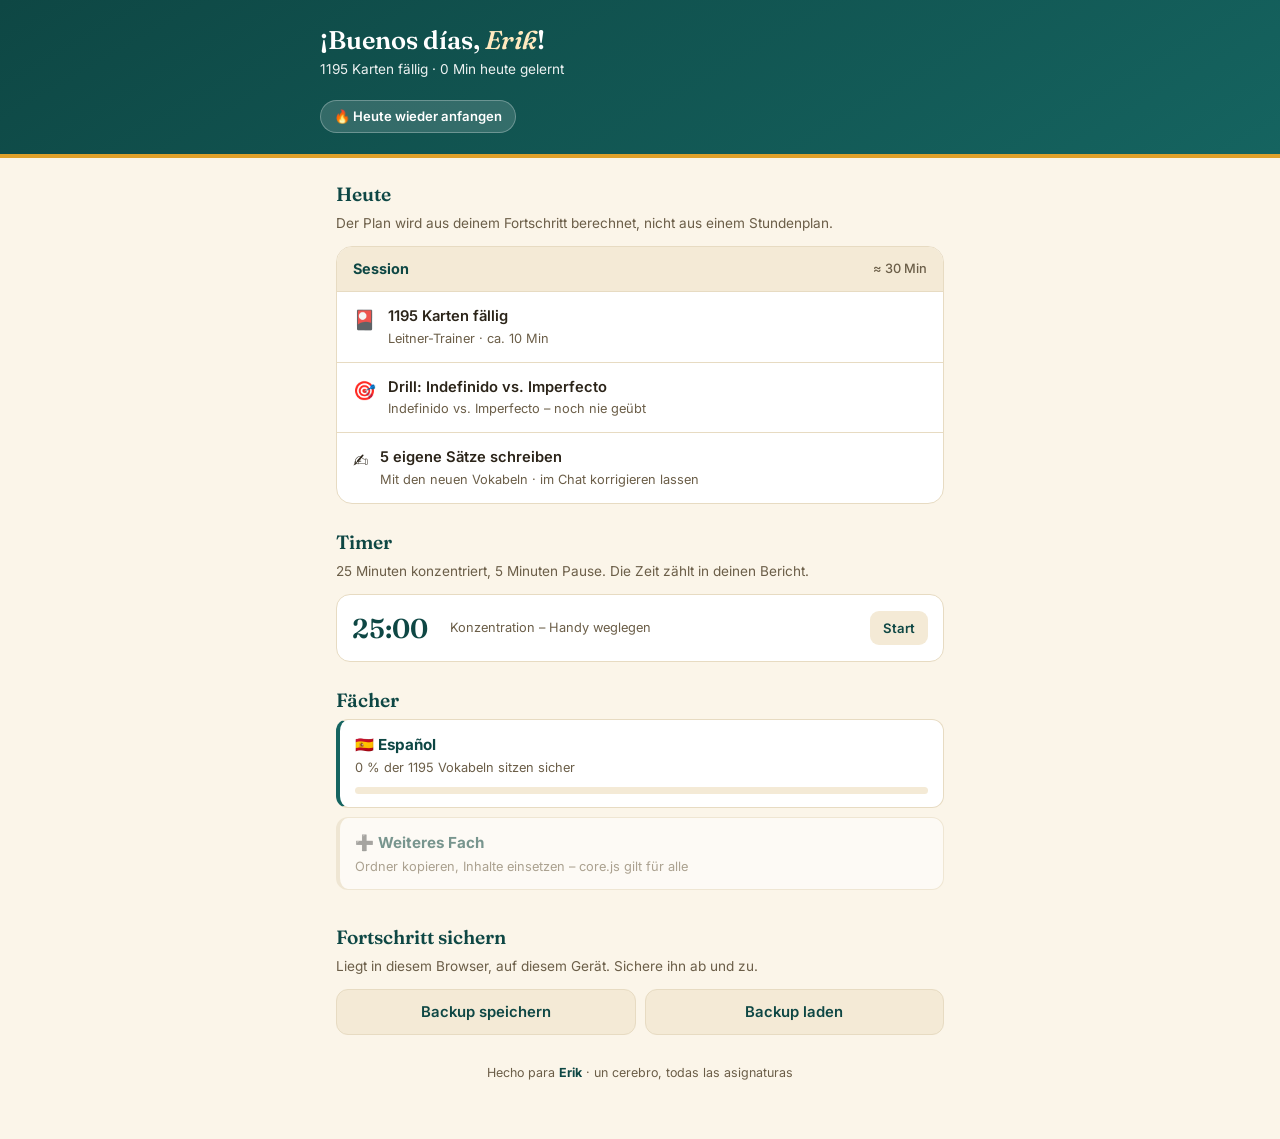
<file: mi-cerebro 2/docs/index.html>
<!DOCTYPE html>
<html lang="de">
<head>
<meta charset="UTF-8">
<meta name="viewport" content="width=device-width, initial-scale=1.0, viewport-fit=cover">
<meta name="apple-mobile-web-app-capable" content="yes">
<meta name="theme-color" content="#0E4744">
<title>mi cerebro</title>
<link href="https://fonts.googleapis.com/css2?family=Fraunces:opsz,wght@9..144,500;9..144,600&family=Inter:wght@400;500;600;700&display=swap" rel="stylesheet">
<link rel="stylesheet" href="assets/style.css">

</head>
<body>

<header class="hero"><div class="in">
  <h1 id="greet">¡Hola, <em>Erik</em>!</h1>
  <p id="lead">Dein Lernsystem lädt …</p>
  <div class="chip" id="streak">🔥 –</div>
</div></header>
<div class="wrap">
  <section>
    <h2>Heute</h2>
    <div class="sub">Der Plan wird aus deinem Fortschritt berechnet, nicht aus einem Stundenplan.</div>
    <div class="plan"><div class="head">Session <span>≈ 30 Min</span></div><div id="tasks"></div></div>
  </section>
  <section>
    <h2>Timer</h2>
    <div class="sub">25 Minuten konzentriert, 5 Minuten Pause. Die Zeit zählt in deinen Bericht.</div>
    <div class="timer" id="timer"><div class="clock">25:00</div><div class="lab">Konzentration</div>
      <button type="button">Start</button></div>
  </section>
  <section>
    <h2>Fächer</h2>
    <a class="tile" href="espanol/index.html"><div class="n">🇪🇸 Español</div>
      <div class="d" id="es">1195 Vokabeln · Grammatik · Übungen</div>
      <div class="bar" style="margin-top:9px"><i id="esbar" style="width:0%"></i></div></a>
    <div class="tile dim"><div class="n">➕ Weiteres Fach</div>
      <div class="d">Ordner kopieren, Inhalte einsetzen – core.js gilt für alle</div></div>
  </section>
  <section>
    <h2>Fortschritt sichern</h2>
    <div class="sub">Liegt in diesem Browser, auf diesem Gerät. Sichere ihn ab und zu.</div>
    <div class="btnrow">
      <button class="btn btn-soft" type="button" onclick="MC.exportData()">Backup speichern</button>
      <button class="btn btn-soft" type="button" onclick="imp.click()">Backup laden</button>
    </div>
    <input type="file" id="imp" accept="application/json" hidden>
  </section>
</div>
<footer>Hecho para <b>Erik</b> · un cerebro, todas las asignaturas</footer>
<script src="assets/core.js"></script>
<script>
const DECKS={"Albert Casals · Text": ["es:la entrevista", "es:el lector / la lectora", "es:atreverse a", "es:¿Hasta dónde…?", "es:llegar", "es:alguna vez", "es:poner una condición", "es:la condición", "es:acompañar", "es:acompañado / -a", "es:útil", "es:aprender", "es:la silla de ruedas", "es:la discapacidad", "es:la leucemia", "es:la mononucleosis", "es:tratar", "es:a saco", "es:el riesgo", "es:provocar", "es:morir / morirse", "es:sufrir", "es:contento / -a", "es:irse", "es:facilitar", "es:la felicidad", "es:el bolsillo", "es:complicarse la vida", "es:sencillo / -a", "es:bastar", "es:ducharse", "es:el miedo", "es:dar miedo", "es:peor", "es:el sueño", "es:realizar", "es:robar", "es:quejarse", "es:el deseo", "es:los adultos", "es:repetir", "es:en castellano", "es:el catalán", "es:el viajero / la viajera", "es:el manga", "es:los videojuegos", "es:la ventaja", "es:la desventaja", "es:al lado de", "es:el lago"], "Tipos de turismo": ["es:el turismo sostenible", "es:el turismo de sol y playa", "es:el turismo playero", "es:el turismo cultural", "es:el turismo rural", "es:el turismo de aventura", "es:el turismo solidario", "es:el turismo ecológico", "es:el turismo activo", "es:el voluntario / la voluntaria", "es:el monitor deportivo"], "Viajar y alojarse": ["es:el alojamiento", "es:alojarse", "es:el hospedaje", "es:todo incluido", "es:las comodidades", "es:el destino", "es:acampar", "es:la casa rural", "es:la granja", "es:céntrico / -a", "es:el lugar de interés", "es:el monumento", "es:el espectáculo", "es:arquitectónico / -a", "es:el casco antiguo", "es:las ruinas", "es:las costumbres", "es:la cultura", "es:el crucero", "es:la maleta", "es:faltar", "es:el bañador", "es:la crema de sol", "es:el jabón", "es:la colchoneta de yoga", "es:la ropa deportiva", "es:los zapatos cómodos", "es:la guía turística", "es:brindar", "es:hacer fila", "es:aprovechar"], "Actividades y tiempo libre": ["es:disfrutar de", "es:descansar", "es:relajarse", "es:la tranquilidad", "es:el senderismo", "es:caminar", "es:escalar", "es:hacer rafting", "es:hacer surf", "es:esquiar", "es:el reto deportivo", "es:el deporte de riesgo", "es:meditar", "es:el ejercicio físico", "es:todo el rato", "es:sentado / -a", "es:olvidar", "es:el buffet", "es:vegano / -a", "es:frecuentar", "es:las especialidades", "es:probar", "es:sincero / -a"], "Andalucía · El futuro del turismo andaluz": ["es:recibir", "es:la economía", "es:andaluz / andaluza", "es:el director / la directora", "es:el pasado", "es:el futuro", "es:el boom inmobiliario", "es:por suerte", "es:en aquel entonces", "es:construir", "es:el gobierno", "es:la solución", "es:el conflicto", "es:funcionar", "es:respetar", "es:intentar", "es:inmenso / -a", "es:la toalla", "es:limpio / -a", "es:decidir", "es:los clientes", "es:parecer", "es:cocinar", "es:los productos ecológicos", "es:la región", "es:la mayoría", "es:a pie", "es:todavía", "es:casi nunca", "es:el tráfico"], "Medio ambiente": ["es:el medio ambiente", "es:ecológico / -a", "es:causar problemas", "es:reciclar la basura", "es:la basura", "es:ahorrar", "es:la energía solar", "es:el paisaje", "es:el campo de golf", "es:regar", "es:ensuciar", "es:talar árboles", "es:la nieve artificial", "es:artificial", "es:estar prohibido", "es:la costa", "es:el edificio", "es:contemplar", "es:observar", "es:la fauna y la flora", "es:el espacio natural", "es:el parque nacional", "es:el vínculo", "es:de forma sostenible", "es:cuidar de", "es:lavar a mano", "es:el suelo", "es:el papel"], "Aufgabenstellungen": ["es:en parejas", "es:contestar", "es:apuntar", "es:el cuaderno", "es:resumir", "es:contar", "es:convencer", "es:elegir", "es:relacionar", "es:completar", "es:marcar con una cruz", "es:verdadero / falso", "es:la frase", "es:el cartel", "es:la pizarra", "es:el comportamiento", "es:el diccionario", "es:representar", "es:explicar", "es:describir", "es:el carácter"], "Argumentar · a favor y en contra": ["es:estar a favor de", "es:estar en contra de", "es:el argumento", "es:creo que", "es:pienso que", "es:me parece que", "es:estar seguro / -a de que", "es:es verdad que…, pero…", "es:además", "es:por eso", "es:sin embargo", "es:aunque", "es:por un lado… por otro lado", "es:peligroso / -a", "es:superdivertido / -a", "es:aburrido / -a", "es:triste", "es:lleno / -a", "es:ofrecer", "es:la excursión", "es:ganar dinero", "es:hay que…", "es:desde hace dos años", "es:últimamente"], "Unidad 1 · Vorstellen, Schule, Sprachen": ["es:el español", "es:¡Hola!", "es:me llamo", "es:soy de", "es:soy", "es:de", "es:hablo", "es:y / e", "es:un poco (de)", "es:el inglés", "es:yo", "es:también", "es:el alemán", "es:¿Qué tal?", "es:el francés", "es:la capital", "es:el quechua", "es:tú", "es:¿Cómo te llamas?", "es:¿cómo?", "es:¿De dónde eres?", "es:¿de dónde?", "es:eres", "es:¿Qué lenguas hablas?", "es:¿qué?", "es:la lengua", "es:hablas", "es:el ejemplo", "es:¡Vamos!", "es:muy bien", "es:muy", "es:bien", "es:¿Cómo estás?", "es:fenomenal", "es:gracias", "es:él / ella", "es:¿quién?", "es:es", "es:¡Mira!", "es:un, una", "es:el amigo, la amiga", "es:Alemania", "es:encantado/-a", "es:mucho gusto", "es:¡Venga!", "es:¡Hasta luego!", "es:¡Adiós!", "es:¡Buenos días!", "es:¡Buenas tardes!", "es:¡Buenas noches!", "es:más o menos", "es:mal", "es:fatal", "es:el compañero de clase", "es:la clase", "es:el compañero de trabajo", "es:el trabajo", "es:estudiar", "es:o / u", "es:trabajar", "es:charlar", "es:en", "es:la plaza", "es:no", "es:aquí", "es:pero", "es:ahora", "es:mi, mis", "es:la madre", "es:ser", "es:¿verdad?", "es:sí", "es:el instituto", "es:todavía no", "es:¡Oye!", "es:hablar", "es:pues", "es:claro", "es:el padre", "es:en casa", "es:la casa", "es:genial", "es:difícil", "es:quedar", "es:practicar algo", "es:vale", "es:la universidad", "es:la cafetería", "es:el hotel", "es:la empresa", "es:el restaurante", "es:el supermercado", "es:la discoteca", "es:tu, tus", "es:el señor, la señora", "es:Marruecos", "es:el árabe", "es:preparar algo", "es:el examen, los exámenes", "es:significar algo", "es:la biblioteca", "es:la pregunta", "es:¿cuándo?", "es:mañana", "es:comprender algo", "es:el texto", "es:leer algo", "es:mucho", "es:así", "es:aprender algo", "es:¿por qué?", "es:juntos, juntas", "es:recibir algo", "es:el mensaje", "es:¡Buena idea!", "es:entonces", "es:escribir algo", "es:el móvil", "es:el momento", "es:solo", "es:¡Ya!", "es:vivir (en)", "es:cerca", "es:primero", "es:después", "es:de acuerdo", "es:la gramática", "es:el vocabulario", "es:la película", "es:el regalo", "es:la letra", "es:España", "es:bailar", "es:comer algo", "es:comprar algo", "es:tomar algo", "es:el diálogo", "es:el tema", "es:el ejercicio", "es:¿cuál?, ¿cuáles?", "es:el número de teléfono", "es:el número", "es:el teléfono", "es:subir algo", "es:la escalera", "es:el vecino, la vecina", "es:nuevo, nueva", "es:en serio", "es:necesitar algo", "es:la ayuda", "es:con", "es:el ordenador", "es:el programa", "es:para + inf.", "es:el café", "es:perfecto", "es:¡Hasta mañana!", "es:bueno", "es:nosotros, nosotras", "es:algo", "es:la puerta", "es:el nombre"], "Unidad 2 · Familie, Charakter, Stadt": ["es:el bachillerato", "es:su, sus", "es:el hermano, la hermana", "es:la escuela", "es:la formación profesional", "es:pequeño, pequeña", "es:se llama", "es:ya", "es:inteligente", "es:¿Cuántos años tienes?", "es:¿dónde?", "es:¿con quién?", "es:el apellido", "es:la dirección", "es:el código postal", "es:la ciudad", "es:el e-mail", "es:el punto", "es:la gente", "es:el barrio", "es:la familia", "es:Tengo ... años.", "es:tengo", "es:el año", "es:los hermanos", "es:los padres", "es:la calle", "es:el alumno de bachillerato", "es:el alumno, la alumna", "es:la foto", "es:que", "es:porque", "es:el recreo", "es:querer algo", "es:¡Perdón!", "es:el novio, la novia", "es:¡Qué + adj.!", "es:guapo, guapa", "es:simpático, simpática", "es:guay", "es:tener algo", "es:más", "es:¿quiénes?", "es:este es, estos son", "es:¡Vaya!", "es:serio, seria", "es:estricto, estricta", "es:¡Qué va!", "es:en realidad", "es:divertido, divertida", "es:alegre", "es:tranquilo, tranquila", "es:bastante", "es:tímido, tímida", "es:los abuelos", "es:el/la artista", "es:creativo, creativa", "es:interesante", "es:aburrido, aburrida", "es:el abuelo, la abuela", "es:el tío, la tía", "es:el primo, la prima", "es:el mejor amigo", "es:majo, maja", "es:vago, vaga", "es:el/la joven, los jóvenes", "es:nuestro, nuestra", "es:vuestro, vuestra", "es:el grupo", "es:el internet", "es:grande", "es:estar", "es:cerca (de)", "es:el centro", "es:ruidoso, ruidosa", "es:mucho, mucha", "es:la vida", "es:hay", "es:la zona", "es:poco, poca", "es:viejo, vieja", "es:el parque", "es:moderno, moderna", "es:el polideportivo", "es:el centro comercial", "es:la tienda", "es:la panadería", "es:el kiosco", "es:buscar algo", "es:el gimnasio", "es:la heladería", "es:el helado", "es:lejos (de)", "es:el pueblo", "es:antiguo, antigua", "es:bonito, bonita", "es:feo, fea", "es:¿adónde?", "es:ir (a)", "es:invitar (a)", "es:a", "es:hoy", "es:poder", "es:probar algo", "es:gratis", "es:el taller", "es:la piscina", "es:costar", "es:el euro", "es:el centro cultural", "es:cultural", "es:la presentación", "es:el libro", "es:el teatro", "es:el cine", "es:el museo", "es:la visita guiada", "es:por", "es:siempre", "es:hacer algo", "es:la cosa", "es:casi", "es:a veces", "es:tener que + inf.", "es:por ejemplo", "es:el chico, la chica", "es:nunca", "es:el deporte", "es:el abrazo", "es:para", "es:normalmente"], "Unidad 3 · Freizeit, Medien, Kleidung": ["es:español, española", "es:el tiempo libre", "es:el tiempo", "es:libre", "es:salir", "es:escuchar algo", "es:la música", "es:viajar", "es:usar algo", "es:ver algo / a alguien", "es:la televisión", "es:el concierto", "es:la radio", "es:el bar", "es:el periódico", "es:la revista", "es:la exposición", "es:jugar a algo", "es:el videojuego", "es:me gusta (mucho)", "es:no me gusta nada", "es:no ... nada", "es:¿te gusta + inf.?", "es:A mí también / tampoco", "es:el fútbol", "es:tampoco", "es:¿Y a ti?", "es:los domingos", "es:tocar", "es:la guitarra", "es:chatear", "es:la fiesta", "es:el plan", "es:el chat", "es:¿Qué pasa?", "es:gustar + inf.", "es:el rap", "es:súper", "es:hacer cola", "es:la cola", "es:la entrada", "es:¡Mola!", "es:¡Qué + sust.!", "es:la sorpresa", "es:contestar (algo)", "es:estar nervioso/-a", "es:estar cansado/-a", "es:es que", "es:entender algo", "es:tomar el pelo a alguien", "es:pasar", "es:el fin de semana", "es:pasar por", "es:estar feliz", "es:dar algo a alguien", "es:la hora", "es:mandar algo", "es:el enlace", "es:estar contento/-a", "es:unos, unas", "es:el minuto", "es:estar enfermo/-a", "es:la ropa", "es:la prenda", "es:antes de + sust.", "es:la pandilla", "es:pasear por", "es:chulo, chula", "es:me encanta/n", "es:este, esta, estos", "es:el color", "es:gustar", "es:caro, cara", "es:preferir algo", "es:echar una mano a alguien", "es:las prácticas", "es:entrar (en)", "es:a ver", "es:¿Qué te parece ...?", "es:parecer algo a alguien", "es:ese, esa, esos", "es:barato, barata", "es:cómodo, cómoda", "es:¿cuánto + verbo?", "es:estar de oferta", "es:la oferta", "es:práctico, práctica", "es:ecológico, ecológica", "es:ir bien con", "es:la talla", "es:llevar algo", "es:¿Cuánto es?", "es:¡De nada!", "es:la (primera) cita", "es:la boda", "es:el proyecto", "es:el curso", "es:la película de aventuras"], "Unidad 4 · Aussehen, Uhrzeit, Schule, Alltag": ["es:el niño, la niña", "es:bajo, baja", "es:delgado, delgada", "es:el pelo", "es:largo, larga", "es:el ojo", "es:la publicidad", "es:que", "es:la experiencia", "es:la campaña", "es:nadar", "es:alto, alta", "es:las gafas", "es:describir algo", "es:la estatura", "es:claro, clara", "es:el aspecto físico", "es:la moda", "es:el día a día", "es:el día", "es:¿Qué hora es?", "es:Es la... / Son las...", "es:¿A qué hora ...?", "es:empezar algo", "es:a las ...", "es:terminar algo", "es:abrir algo", "es:cerrar algo", "es:la noche", "es:el festival", "es:de ... a ...", "es:el mayo", "es:enero / febrero / marzo", "es:abril / mayo / junio", "es:julio / agosto", "es:septiembre / octubre", "es:noviembre / diciembre", "es:¿Qué día ...?", "es:la mañana", "es:el lunes / el martes", "es:el miércoles / el jueves", "es:el viernes / el sábado", "es:el domingo", "es:el cumpleaños", "es:el carnaval", "es:las vacaciones", "es:público, pública", "es:el sobresaliente", "es:la nota", "es:como", "es:pensar (en algo)", "es:normal", "es:la asignatura", "es:favorito, favorita", "es:el profesor, la profesora", "es:todos, todas", "es:explicar algo", "es:Ciencias", "es:la (asignatura) optativa", "es:Biología / Química", "es:Medicina", "es:el secreto", "es:sacar (buenas) notas", "es:bueno, buena", "es:malo, mala", "es:importante", "es:poner atención", "es:la atención", "es:poner algo", "es:preguntar", "es:todos los días", "es:suficiente", "es:la vez, las veces", "es:la semana", "es:jugar a algo", "es:el voleibol", "es:el consejo", "es:los deberes", "es:dormir", "es:otro, otra", "es:el dinero", "es:el próximo, la próxima", "es:ir a + inf.", "es:el mundo", "es:¡Qué pasada!", "es:saber (+ inf.)", "es:¡Mola mogollón!", "es:venir", "es:lo siento", "es:¡Qué pena!", "es:¡Anda!", "es:quizás", "es:cocinar algo", "es:¡No me digas!", "es:otra vez", "es:por favor", "es:preferir + inf.", "es:¿Qué tal si ...?", "es:decidir algo", "es:realmente", "es:tener ganas de + inf.", "es:el aeropuerto", "es:hasta", "es:levantarse", "es:acostarse", "es:por la mañana/tarde/noche", "es:la tarde", "es:el/la mayor", "es:ayudar a alguien", "es:temprano", "es:ponerse algo", "es:el uniforme", "es:mientras", "es:el desayuno", "es:después de + inf.", "es:desayunar", "es:(ir) a pie", "es:el autobús", "es:perder", "es:apurarse", "es:llegar tarde", "es:tarde", "es:cuando", "es:llover", "es:quedarse", "es:aguantar algo", "es:quejarse (de algo)", "es:recoger algo / a alguien", "es:el campo", "es:el papá", "es:traer algo", "es:antes de + inf.", "es:si"], "Unidad 5 · Madrid, Wohnung, Wegbeschreibung": ["es:si", "es:perfecto, perfecta", "es:alquilar", "es:la bicicleta", "es:el problema", "es:tener cuidado", "es:la mochila", "es:interesar a alguien", "es:el arte", "es:visitar algo", "es:el/la ... más + adj.", "es:el cuadro", "es:encontrar algo", "es:la tapa", "es:el tour", "es:(estar) rico, rica", "es:famoso/-a (por)", "es:el ambiente", "es:alternativo, alternativa", "es:vale la pena", "es:el estadio", "es:la habitación", "es:compartido, compartida", "es:el metro cuadrado", "es:el metro", "es:el mes, los meses", "es:los gastos", "es:estar incluido/-a", "es:interior", "es:la estancia", "es:mínimo, mínima", "es:estar amueblado/-a", "es:el piso compartido", "es:el piso", "es:exterior", "es:el balcón", "es:la cama", "es:el armario", "es:la ventana", "es:el sofá", "es:la lámpara", "es:la mesa", "es:la silla", "es:hablar por teléfono", "es:eso", "es:conocer algo / a alguien", "es:más ... que", "es:central", "es:menos ... que", "es:dar al patio / a la calle", "es:el patio", "es:luminoso, luminosa", "es:tan", "es:mejor (que)", "es:creer que", "es:tan ... como", "es:el alquiler", "es:la calefacción", "es:sin", "es:el compañero, la compañera", "es:la oficina", "es:la parada", "es:coger algo", "es:la línea (de metro)", "es:en dirección a", "es:bajarse", "es:quinto, quinta", "es:primero / segundo", "es:tercero / cuarto", "es:la farmacia", "es:por aquí", "es:cruzar algo", "es:seguir", "es:todo recto", "es:la esquina", "es:a la derecha (de)", "es:a la izquierda (de)", "es:girar (en)", "es:esperar algo / a alguien", "es:el GPS", "es:disculpar algo", "es:cargar algo", "es:el folleto", "es:la información", "es:la página", "es:la estación", "es:el tren", "es:ponerse al teléfono", "es:¿De parte de quién?", "es:el sitio", "es:el café con leche", "es:la leche", "es:cobrar algo", "es:el blog", "es:sobre", "es:desde hace", "es:disfrutar de algo", "es:el/la mejor + sust.", "es:la vista", "es:turístico, turística", "es:el lugar", "es:típico, típica", "es:el mercado", "es:el producto", "es:fresco, fresca", "es:la carne", "es:el pescado", "es:la verdura", "es:tanto, tanta", "es:la patata", "es:después de + sust.", "es:el chocolate", "es:conocido, conocida", "es:riquísimo, riquísima", "es:especial", "es:el templo", "es:la puesta del sol", "es:el sol", "es:romántico, romántica"], "Unidad 6 · Perú, Geschichte, Titicacasee": ["es:presentar algo", "es:la obra de teatro", "es:durar", "es:entre", "es:la persona", "es:según", "es:la catedral", "es:el palacio", "es:la plaza de toros", "es:la paella", "es:un tercio", "es:un cuarto", "es:la mitad", "es:el país", "es:andino, andina", "es:el primer, la primera", "es:el/la habitante", "es:hace", "es:más de", "es:desde", "es:el siglo", "es:el/la inca", "es:la región, las regiones", "es:el sur", "es:América Latina", "es:en ...", "es:América", "es:el hombre", "es:la conquista", "es:el Imperio inca", "es:el imperio", "es:inca", "es:el conquistador", "es:matar a alguien", "es:pasar a ser algo", "es:la colonia", "es:lograr algo", "es:la independencia", "es:ganar algo", "es:las elecciones", "es:el presidente, la presidenta", "es:indígena", "es:la historia", "es:el escritor, la escritora", "es:peruano, peruana", "es:el Premio Nobel", "es:la literatura", "es:el boom", "es:gastronómico, gastronómica", "es:el viaje", "es:el millón, los millones", "es:el mismo, la misma", "es:el plato nacional", "es:el plato", "es:nacional", "es:el ceviche", "es:la hamburguesa", "es:la playa", "es:fui", "es:estar solo/-a", "es:la fruta", "es:Europa", "es:el tipo de", "es:la forma", "es:la papa", "es:la plata", "es:la cumbia", "es:divertirse", "es:pasado, pasada", "es:fundar algo", "es:destruir algo", "es:todo", "es:construir algo", "es:la iglesia", "es:los restos", "es:la arquitectura", "es:histórico, histórica", "es:¡Vaya idea!", "es:los Andes", "es:lindo, linda", "es:Machu Picchu", "es:el/la turista", "es:el Camino Inca", "es:el kilómetro", "es:la altura", "es:ayer", "es:la avioneta", "es:las líneas de Nazca", "es:el desierto", "es:la figura", "es:el animal", "es:el/la indígena", "es:dibujar algo", "es:nadie", "es:el Lago Titicaca", "es:la Amazonía", "es:durante + sust.", "es:el fotógrafo, la fotógrafa", "es:la cámara", "es:la región andina", "es:sacar fotos", "es:impresionante", "es:inmenso, inmensa", "es:unir algo / a alguien", "es:Bolivia", "es:la isla", "es:flotante", "es:la totora", "es:la planta", "es:crecer", "es:los uros", "es:adaptarse a algo", "es:la hoja de coca", "es:la hoja", "es:ponerse + adj.", "es:el alimento", "es:el bote", "es:artesanal", "es:el turismo", "es:la fuente de ingreso", "es:el estilo de vida", "es:el estilo", "es:diferente", "es:tradicional", "es:el panel solar", "es:solar", "es:el televisor"], "Unidad 7 · Beruf, Zukunft, Arbeitswelt": ["es:contar algo", "es:la palabra", "es:lo contrario (de algo)", "es:el último, la última", "es:descubrir", "es:dedicarse (a algo)", "es:el educador, la educadora", "es:para mí", "es:ofrecer algo a alguien", "es:la educación", "es:acabar de + inf.", "es:Matemáticas", "es:el laboratorio", "es:curar algo / a alguien", "es:la enfermedad", "es:el paro", "es:optimista", "es:deportista", "es:me gustaría + inf.", "es:el contacto", "es:la profesión", "es:ideal", "es:estar seguro/-a", "es:la discusión", "es:la ESO", "es:la mecánica", "es:el propio, la propia", "es:el jefe, la jefa", "es:sobre todo", "es:el jardín de infancia", "es:ya que", "es:bienvenido/-a", "es:conmigo", "es:laboral", "es:orientar a alguien", "es:informar a alguien", "es:la opción", "es:el punto fuerte", "es:fuerte", "es:el punto débil", "es:débil", "es:Me resulta fácil/difícil", "es:Me cuesta + verbo", "es:muchos, muchas", "es:el único, la única", "es:el camino", "es:algunos, algunas", "es:interesarse (por)", "es:el extranjero", "es:el voluntariado", "es:el idioma", "es:obligatorio, obligatoria", "es:luego", "es:la facilidad", "es:la parte", "es:uno, una", "es:pagar algo", "es:alguien", "es:presentarse (a algo)", "es:el puesto", "es:el buen, la buena", "es:el currículum", "es:la carta de presentación", "es:pedir (algo) a alguien", "es:la tarea", "es:contigo", "es:real", "es:fácil", "es:el anuncio", "es:ser bueno/-a en algo", "es:tener dificultades", "es:la dificultad", "es:la vida laboral", "es:hacer la maleta", "es:lidiar con algo", "es:la costumbre", "es:el alemán, la alemana", "es:el español, la española", "es:la carrera", "es:el traductor, la traductora", "es:contratar a alguien", "es:llevar + Zeit", "es:trabajar como", "es:el secretario, la secretaria", "es:sorprender a alguien", "es:la cantidad", "es:increíble", "es:el empleo", "es:trabajar media jornada", "es:el sueldo", "es:el impuesto", "es:el salario", "es:la diferencia", "es:a todos lados", "es:ni uno ni otro", "es:ni ... ni ...", "es:simplemente", "es:por amor", "es:el amor", "es:pronto", "es:el bufete de abogados", "es:meter la pata", "es:tratar a alguien de usted", "es:tutearse", "es:la pausa", "es:al mediodía"], "Unidad 8 · Andalucía, Umwelt, Wetter": ["es:en la semana", "es:el horario laboral", "es:dejar algo", "es:la vida privada", "es:privado, privada", "es:la visita", "es:sorprenderse con", "es:el verano", "es:hacer calor", "es:el calor", "es:coordinar algo", "es:el grado", "es:estimado señor", "es:dirigirse a alguien", "es:la noticia", "es:saludar a alguien", "es:atentamente", "es:adecuado/-a", "es:estar situado (en)", "es:el norte", "es:el oeste", "es:el este", "es:la comunidad autónoma", "es:la Alhambra", "es:el gazpacho", "es:el flamenco", "es:la montaña", "es:la Sierra Nevada", "es:el andaluz, la andaluza", "es:exportar algo", "es:la industria", "es:la planta de energía solar", "es:la fábrica", "es:el experto, la experta", "es:¡Felicidades!", "es:la unidad", "es:No pasa nada.", "es:gótico, gótica", "es:arriba", "es:abajo", "es:adelante", "es:atrás", "es:antes", "es:cerca de", "es:cada + sust.", "es:andaluz, andaluza", "es:causar algo", "es:el director, la directora", "es:el/la periodista", "es:inmobiliario, inmobiliaria", "es:aquel, aquella", "es:sostenible", "es:cuidar algo / a alguien", "es:la situación", "es:respetar algo / a alguien", "es:intentar algo", "es:el agua", "es:cambiar algo", "es:el cliente, la clienta", "es:estar limpio/-a", "es:reciclar algo", "es:la ecología", "es:estar de acuerdo con algo", "es:en resumen", "es:el olivo", "es:nevar", "es:hace sol", "es:hace viento", "es:hace buen/mal tiempo", "es:hace frío", "es:el frío", "es:el viento", "es:el tiempo", "es:la tormenta", "es:estar nublado/-a", "es:la reserva", "es:confirmar algo", "es:la sala de conferencias", "es:en cuanto a", "es:el horario", "es:la recepción", "es:el precio", "es:la posibilidad", "es:cenar", "es:por supuesto", "es:tener acceso a algo", "es:desear algo a alguien", "es:el éxito", "es:el congreso", "es:al principio", "es:el principio", "es:al final", "es:el final", "es:el día siguiente", "es:siguiente", "es:el aire acondicionado", "es:el saludo", "es:¡Hasta pronto!", "es:la nieve", "es:de repente", "es:el beso"]};
const TOPICS={"Indefinido vs. Imperfecto": "Indefinido vs. Imperfecto", "Pretérito imperfecto": "Pretérito imperfecto", "Verneinter Imperativ": "Verneinter Imperativ", "Argumentieren & Satzbau": "Argumentieren & Satzbau", "Konjugation & ser/estar": "Konjugation & ser/estar"};
let all=[]; for(const k in DECKS) all=all.concat(DECKS[k]);
const b=MC.boxStats(all), due=MC.dueList(all), s=MC.streak(), t=MC.todayStats();
greet.innerHTML=MC.greeting()+', <em>Erik</em>!';
streak.textContent = s.count ? '🔥 '+s.count+' Tage in Folge' : '🔥 Heute wieder anfangen';
lead.textContent = due.length+' Karten fällig · '+t.minutes+' Min heute gelernt';
esbar.style.width=b.percent+'%';
es.textContent=b.percent+' % der '+b.total+' Vokabeln sitzen sicher';
const w=MC.weak(TOPICS);
const T=[
 {ic:'🎴',t:due.length?due.length+' Karten fällig':'Alle Karten sind aktuell',
   s:due.length?'Leitner-Trainer · ca. 10 Min':'Trotzdem üben? Such dir eine Gruppe.',h:'espanol/vokabeln.html'},
 {ic:'🎯',t:w.length?'Drill: '+w[0].label:'Grammatik-Selbsttest',
   s:w.length?w[0].text:'Noch keine Daten – einmal testen, dann erkennt das System deine Lücken.',h:'espanol/grammatik.html'},
 {ic:'✍️',t:'5 eigene Sätze schreiben',
   s:'Mit den neuen Vokabeln · im Chat korrigieren lassen',h:'espanol/vokabeln.html'}
];
tasks.innerHTML=T.map(x=>'<a class="task" href="'+x.h+'"><div class="ic">'+x.ic+'</div>'
 +'<div><div class="t">'+x.t+'</div><div class="s">'+x.s+'</div></div></a>').join('');
new MC.Timer(document.getElementById('timer'));
imp.addEventListener('change',e=>{if(!e.target.files.length)return;
  MC.importData(e.target.files[0],ok=>{alert(ok?'Fortschritt geladen.':'Datei konnte nicht gelesen werden.');if(ok)location.reload()})});
</script>
</body></html>
</file>
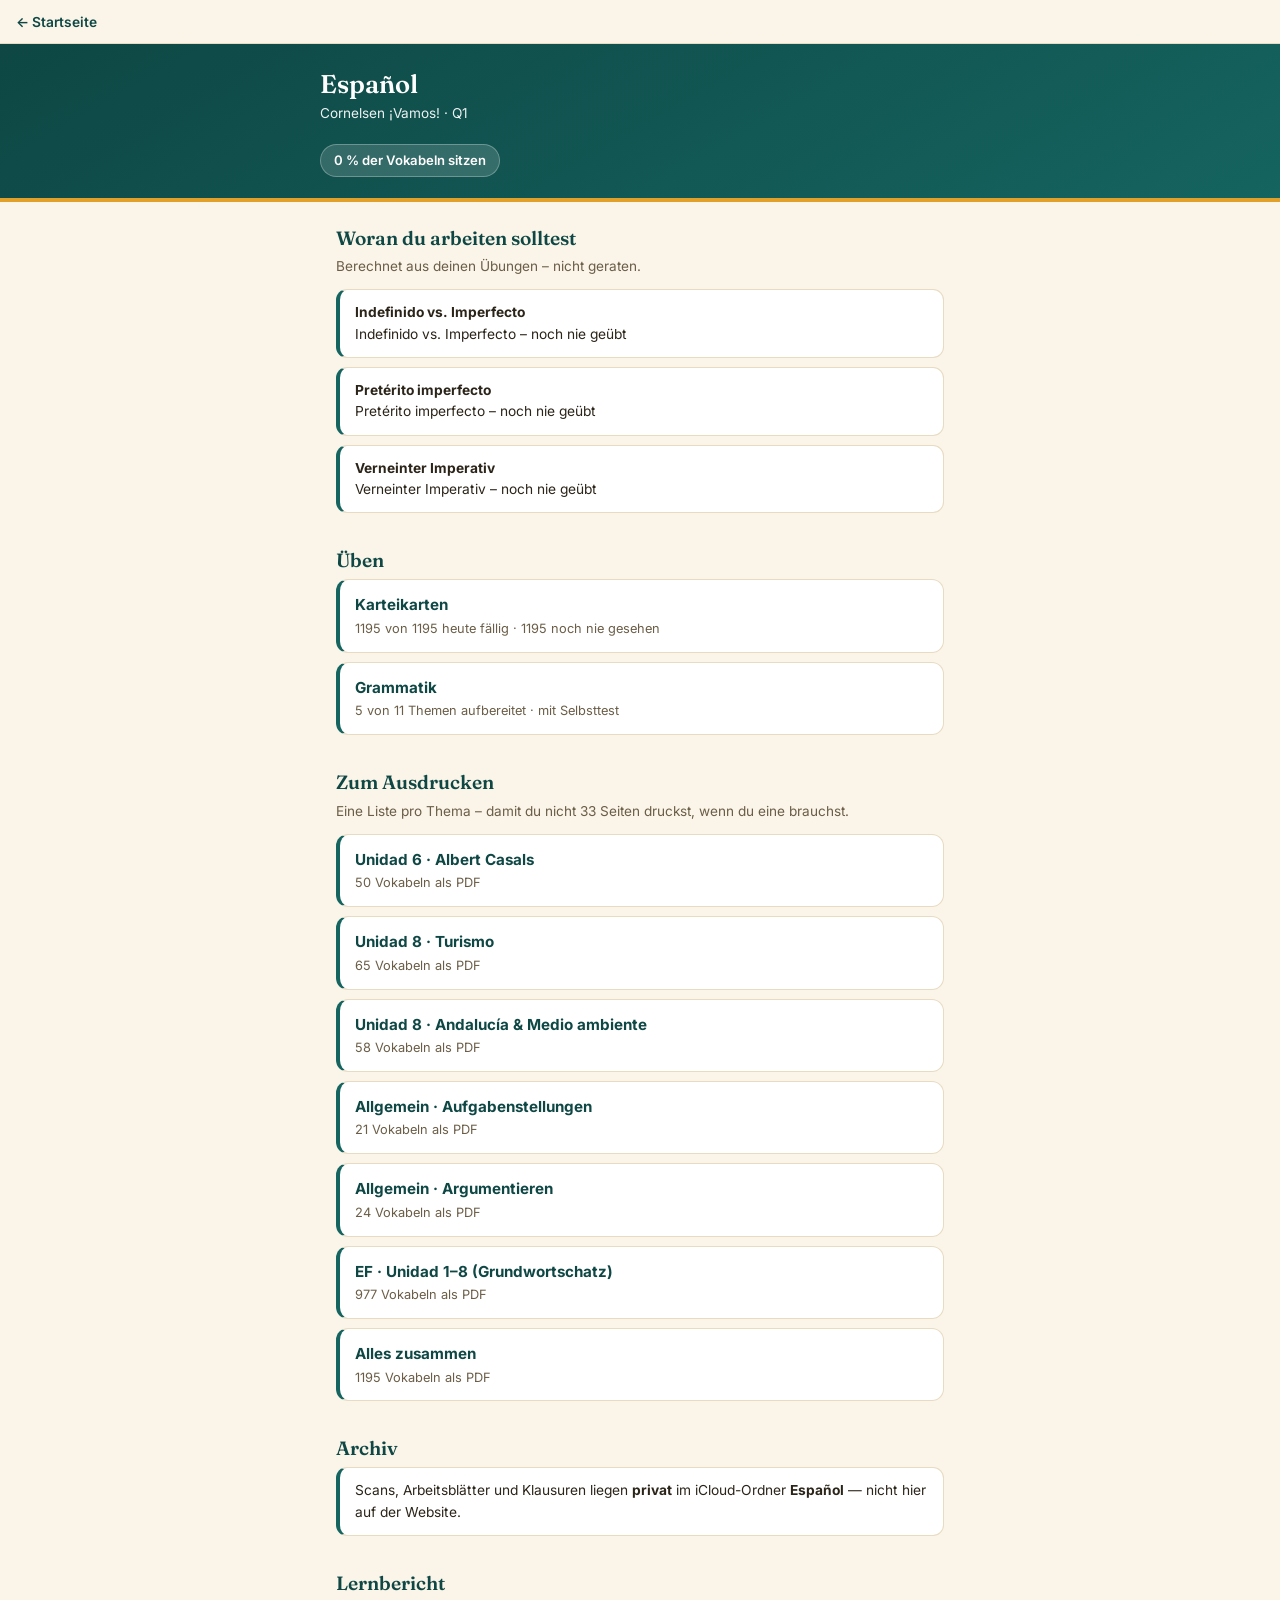
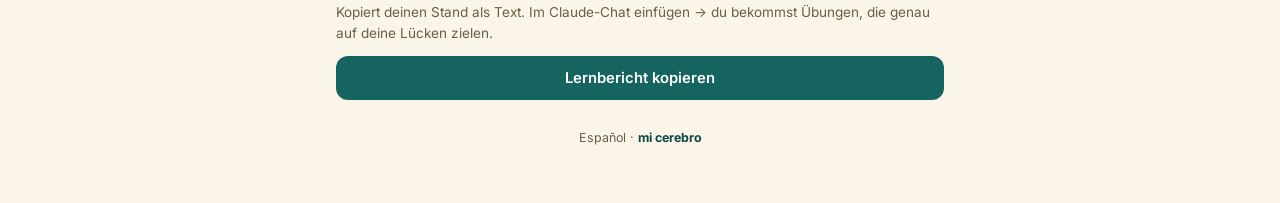
<file: mi-cerebro 2/docs/espanol/index.html>
<!DOCTYPE html>
<html lang="de">
<head>
<meta charset="UTF-8">
<meta name="viewport" content="width=device-width, initial-scale=1.0, viewport-fit=cover">
<meta name="apple-mobile-web-app-capable" content="yes">
<meta name="theme-color" content="#0E4744">
<title>Español · mi cerebro</title>
<link href="https://fonts.googleapis.com/css2?family=Fraunces:opsz,wght@9..144,500;9..144,600&family=Inter:wght@400;500;600;700&display=swap" rel="stylesheet">
<link rel="stylesheet" href="../assets/style.css">

</head>
<body>

<div class="backbar"><a href="../index.html">← Startseite</a></div>
<header class="hero"><div class="in">
  <h1>Español</h1>
  <p>Cornelsen ¡Vamos! · Q1</p>
  <div class="chip" id="pct">–</div>
</div></header>
<div class="wrap">
  <section>
    <h2>Woran du arbeiten solltest</h2>
    <div class="sub">Berechnet aus deinen Übungen – nicht geraten.</div>
    <div id="weak"></div>
  </section>
  <section>
    <h2>Üben</h2>
    <a class="tile" href="vokabeln.html"><div class="n">Karteikarten</div>
      <div class="d" id="dv">1195 Vokabeln mit Leitner-System</div></a>
    <a class="tile" href="grammatik.html"><div class="n">Grammatik</div>
      <div class="d">5 von 11 Themen aufbereitet · mit Selbsttest</div></a>
  </section>
  <section>
    <h2>Zum Ausdrucken</h2>
    <div class="sub">Eine Liste pro Thema – damit du nicht 33 Seiten druckst, wenn du eine brauchst.</div>
    <a class="tile" href="../pdf/vokabeln-10-u06-albert-casals.pdf"><div class="n">Unidad 6 · Albert Casals</div><div class="d">50 Vokabeln als PDF</div></a>
<a class="tile" href="../pdf/vokabeln-11-u08-turismo.pdf"><div class="n">Unidad 8 · Turismo</div><div class="d">65 Vokabeln als PDF</div></a>
<a class="tile" href="../pdf/vokabeln-12-u08-andalucia.pdf"><div class="n">Unidad 8 · Andalucía &amp; Medio ambiente</div><div class="d">58 Vokabeln als PDF</div></a>
<a class="tile" href="../pdf/vokabeln-20-allgemein-aufgaben.pdf"><div class="n">Allgemein · Aufgabenstellungen</div><div class="d">21 Vokabeln als PDF</div></a>
<a class="tile" href="../pdf/vokabeln-21-allgemein-argumentar.pdf"><div class="n">Allgemein · Argumentieren</div><div class="d">24 Vokabeln als PDF</div></a>
<a class="tile" href="../pdf/vokabeln-30-ef-unidad-1-8.pdf"><div class="n">EF · Unidad 1–8 (Grundwortschatz)</div><div class="d">977 Vokabeln als PDF</div></a>
<a class="tile" href="../pdf/vokabeln-gesamt.pdf"><div class="n">Alles zusammen</div><div class="d">1195 Vokabeln als PDF</div></a>

  </section>
  <section>
    <h2>Archiv</h2>
    <div class="note note-info">Scans, Arbeitsblätter und Klausuren liegen <b>privat</b> im
    iCloud-Ordner <b>Español</b> — nicht hier auf der Website.</div>
  </section>
  <section>
    <h2>Lernbericht</h2>
    <div class="sub">Kopiert deinen Stand als Text. Im Claude-Chat einfügen → du bekommst Übungen,
    die genau auf deine Lücken zielen.</div>
    <button class="btn btn-main" type="button" id="rep">Lernbericht kopieren</button>
  </section>
</div>
<footer>Español · <b>mi cerebro</b></footer>
<script src="../assets/core.js"></script>
<script>
const DECKS={"Albert Casals · Text": ["es:la entrevista", "es:el lector / la lectora", "es:atreverse a", "es:¿Hasta dónde…?", "es:llegar", "es:alguna vez", "es:poner una condición", "es:la condición", "es:acompañar", "es:acompañado / -a", "es:útil", "es:aprender", "es:la silla de ruedas", "es:la discapacidad", "es:la leucemia", "es:la mononucleosis", "es:tratar", "es:a saco", "es:el riesgo", "es:provocar", "es:morir / morirse", "es:sufrir", "es:contento / -a", "es:irse", "es:facilitar", "es:la felicidad", "es:el bolsillo", "es:complicarse la vida", "es:sencillo / -a", "es:bastar", "es:ducharse", "es:el miedo", "es:dar miedo", "es:peor", "es:el sueño", "es:realizar", "es:robar", "es:quejarse", "es:el deseo", "es:los adultos", "es:repetir", "es:en castellano", "es:el catalán", "es:el viajero / la viajera", "es:el manga", "es:los videojuegos", "es:la ventaja", "es:la desventaja", "es:al lado de", "es:el lago"], "Tipos de turismo": ["es:el turismo sostenible", "es:el turismo de sol y playa", "es:el turismo playero", "es:el turismo cultural", "es:el turismo rural", "es:el turismo de aventura", "es:el turismo solidario", "es:el turismo ecológico", "es:el turismo activo", "es:el voluntario / la voluntaria", "es:el monitor deportivo"], "Viajar y alojarse": ["es:el alojamiento", "es:alojarse", "es:el hospedaje", "es:todo incluido", "es:las comodidades", "es:el destino", "es:acampar", "es:la casa rural", "es:la granja", "es:céntrico / -a", "es:el lugar de interés", "es:el monumento", "es:el espectáculo", "es:arquitectónico / -a", "es:el casco antiguo", "es:las ruinas", "es:las costumbres", "es:la cultura", "es:el crucero", "es:la maleta", "es:faltar", "es:el bañador", "es:la crema de sol", "es:el jabón", "es:la colchoneta de yoga", "es:la ropa deportiva", "es:los zapatos cómodos", "es:la guía turística", "es:brindar", "es:hacer fila", "es:aprovechar"], "Actividades y tiempo libre": ["es:disfrutar de", "es:descansar", "es:relajarse", "es:la tranquilidad", "es:el senderismo", "es:caminar", "es:escalar", "es:hacer rafting", "es:hacer surf", "es:esquiar", "es:el reto deportivo", "es:el deporte de riesgo", "es:meditar", "es:el ejercicio físico", "es:todo el rato", "es:sentado / -a", "es:olvidar", "es:el buffet", "es:vegano / -a", "es:frecuentar", "es:las especialidades", "es:probar", "es:sincero / -a"], "Andalucía · El futuro del turismo andaluz": ["es:recibir", "es:la economía", "es:andaluz / andaluza", "es:el director / la directora", "es:el pasado", "es:el futuro", "es:el boom inmobiliario", "es:por suerte", "es:en aquel entonces", "es:construir", "es:el gobierno", "es:la solución", "es:el conflicto", "es:funcionar", "es:respetar", "es:intentar", "es:inmenso / -a", "es:la toalla", "es:limpio / -a", "es:decidir", "es:los clientes", "es:parecer", "es:cocinar", "es:los productos ecológicos", "es:la región", "es:la mayoría", "es:a pie", "es:todavía", "es:casi nunca", "es:el tráfico"], "Medio ambiente": ["es:el medio ambiente", "es:ecológico / -a", "es:causar problemas", "es:reciclar la basura", "es:la basura", "es:ahorrar", "es:la energía solar", "es:el paisaje", "es:el campo de golf", "es:regar", "es:ensuciar", "es:talar árboles", "es:la nieve artificial", "es:artificial", "es:estar prohibido", "es:la costa", "es:el edificio", "es:contemplar", "es:observar", "es:la fauna y la flora", "es:el espacio natural", "es:el parque nacional", "es:el vínculo", "es:de forma sostenible", "es:cuidar de", "es:lavar a mano", "es:el suelo", "es:el papel"], "Aufgabenstellungen": ["es:en parejas", "es:contestar", "es:apuntar", "es:el cuaderno", "es:resumir", "es:contar", "es:convencer", "es:elegir", "es:relacionar", "es:completar", "es:marcar con una cruz", "es:verdadero / falso", "es:la frase", "es:el cartel", "es:la pizarra", "es:el comportamiento", "es:el diccionario", "es:representar", "es:explicar", "es:describir", "es:el carácter"], "Argumentar · a favor y en contra": ["es:estar a favor de", "es:estar en contra de", "es:el argumento", "es:creo que", "es:pienso que", "es:me parece que", "es:estar seguro / -a de que", "es:es verdad que…, pero…", "es:además", "es:por eso", "es:sin embargo", "es:aunque", "es:por un lado… por otro lado", "es:peligroso / -a", "es:superdivertido / -a", "es:aburrido / -a", "es:triste", "es:lleno / -a", "es:ofrecer", "es:la excursión", "es:ganar dinero", "es:hay que…", "es:desde hace dos años", "es:últimamente"], "Unidad 1 · Vorstellen, Schule, Sprachen": ["es:el español", "es:¡Hola!", "es:me llamo", "es:soy de", "es:soy", "es:de", "es:hablo", "es:y / e", "es:un poco (de)", "es:el inglés", "es:yo", "es:también", "es:el alemán", "es:¿Qué tal?", "es:el francés", "es:la capital", "es:el quechua", "es:tú", "es:¿Cómo te llamas?", "es:¿cómo?", "es:¿De dónde eres?", "es:¿de dónde?", "es:eres", "es:¿Qué lenguas hablas?", "es:¿qué?", "es:la lengua", "es:hablas", "es:el ejemplo", "es:¡Vamos!", "es:muy bien", "es:muy", "es:bien", "es:¿Cómo estás?", "es:fenomenal", "es:gracias", "es:él / ella", "es:¿quién?", "es:es", "es:¡Mira!", "es:un, una", "es:el amigo, la amiga", "es:Alemania", "es:encantado/-a", "es:mucho gusto", "es:¡Venga!", "es:¡Hasta luego!", "es:¡Adiós!", "es:¡Buenos días!", "es:¡Buenas tardes!", "es:¡Buenas noches!", "es:más o menos", "es:mal", "es:fatal", "es:el compañero de clase", "es:la clase", "es:el compañero de trabajo", "es:el trabajo", "es:estudiar", "es:o / u", "es:trabajar", "es:charlar", "es:en", "es:la plaza", "es:no", "es:aquí", "es:pero", "es:ahora", "es:mi, mis", "es:la madre", "es:ser", "es:¿verdad?", "es:sí", "es:el instituto", "es:todavía no", "es:¡Oye!", "es:hablar", "es:pues", "es:claro", "es:el padre", "es:en casa", "es:la casa", "es:genial", "es:difícil", "es:quedar", "es:practicar algo", "es:vale", "es:la universidad", "es:la cafetería", "es:el hotel", "es:la empresa", "es:el restaurante", "es:el supermercado", "es:la discoteca", "es:tu, tus", "es:el señor, la señora", "es:Marruecos", "es:el árabe", "es:preparar algo", "es:el examen, los exámenes", "es:significar algo", "es:la biblioteca", "es:la pregunta", "es:¿cuándo?", "es:mañana", "es:comprender algo", "es:el texto", "es:leer algo", "es:mucho", "es:así", "es:aprender algo", "es:¿por qué?", "es:juntos, juntas", "es:recibir algo", "es:el mensaje", "es:¡Buena idea!", "es:entonces", "es:escribir algo", "es:el móvil", "es:el momento", "es:solo", "es:¡Ya!", "es:vivir (en)", "es:cerca", "es:primero", "es:después", "es:de acuerdo", "es:la gramática", "es:el vocabulario", "es:la película", "es:el regalo", "es:la letra", "es:España", "es:bailar", "es:comer algo", "es:comprar algo", "es:tomar algo", "es:el diálogo", "es:el tema", "es:el ejercicio", "es:¿cuál?, ¿cuáles?", "es:el número de teléfono", "es:el número", "es:el teléfono", "es:subir algo", "es:la escalera", "es:el vecino, la vecina", "es:nuevo, nueva", "es:en serio", "es:necesitar algo", "es:la ayuda", "es:con", "es:el ordenador", "es:el programa", "es:para + inf.", "es:el café", "es:perfecto", "es:¡Hasta mañana!", "es:bueno", "es:nosotros, nosotras", "es:algo", "es:la puerta", "es:el nombre"], "Unidad 2 · Familie, Charakter, Stadt": ["es:el bachillerato", "es:su, sus", "es:el hermano, la hermana", "es:la escuela", "es:la formación profesional", "es:pequeño, pequeña", "es:se llama", "es:ya", "es:inteligente", "es:¿Cuántos años tienes?", "es:¿dónde?", "es:¿con quién?", "es:el apellido", "es:la dirección", "es:el código postal", "es:la ciudad", "es:el e-mail", "es:el punto", "es:la gente", "es:el barrio", "es:la familia", "es:Tengo ... años.", "es:tengo", "es:el año", "es:los hermanos", "es:los padres", "es:la calle", "es:el alumno de bachillerato", "es:el alumno, la alumna", "es:la foto", "es:que", "es:porque", "es:el recreo", "es:querer algo", "es:¡Perdón!", "es:el novio, la novia", "es:¡Qué + adj.!", "es:guapo, guapa", "es:simpático, simpática", "es:guay", "es:tener algo", "es:más", "es:¿quiénes?", "es:este es, estos son", "es:¡Vaya!", "es:serio, seria", "es:estricto, estricta", "es:¡Qué va!", "es:en realidad", "es:divertido, divertida", "es:alegre", "es:tranquilo, tranquila", "es:bastante", "es:tímido, tímida", "es:los abuelos", "es:el/la artista", "es:creativo, creativa", "es:interesante", "es:aburrido, aburrida", "es:el abuelo, la abuela", "es:el tío, la tía", "es:el primo, la prima", "es:el mejor amigo", "es:majo, maja", "es:vago, vaga", "es:el/la joven, los jóvenes", "es:nuestro, nuestra", "es:vuestro, vuestra", "es:el grupo", "es:el internet", "es:grande", "es:estar", "es:cerca (de)", "es:el centro", "es:ruidoso, ruidosa", "es:mucho, mucha", "es:la vida", "es:hay", "es:la zona", "es:poco, poca", "es:viejo, vieja", "es:el parque", "es:moderno, moderna", "es:el polideportivo", "es:el centro comercial", "es:la tienda", "es:la panadería", "es:el kiosco", "es:buscar algo", "es:el gimnasio", "es:la heladería", "es:el helado", "es:lejos (de)", "es:el pueblo", "es:antiguo, antigua", "es:bonito, bonita", "es:feo, fea", "es:¿adónde?", "es:ir (a)", "es:invitar (a)", "es:a", "es:hoy", "es:poder", "es:probar algo", "es:gratis", "es:el taller", "es:la piscina", "es:costar", "es:el euro", "es:el centro cultural", "es:cultural", "es:la presentación", "es:el libro", "es:el teatro", "es:el cine", "es:el museo", "es:la visita guiada", "es:por", "es:siempre", "es:hacer algo", "es:la cosa", "es:casi", "es:a veces", "es:tener que + inf.", "es:por ejemplo", "es:el chico, la chica", "es:nunca", "es:el deporte", "es:el abrazo", "es:para", "es:normalmente"], "Unidad 3 · Freizeit, Medien, Kleidung": ["es:español, española", "es:el tiempo libre", "es:el tiempo", "es:libre", "es:salir", "es:escuchar algo", "es:la música", "es:viajar", "es:usar algo", "es:ver algo / a alguien", "es:la televisión", "es:el concierto", "es:la radio", "es:el bar", "es:el periódico", "es:la revista", "es:la exposición", "es:jugar a algo", "es:el videojuego", "es:me gusta (mucho)", "es:no me gusta nada", "es:no ... nada", "es:¿te gusta + inf.?", "es:A mí también / tampoco", "es:el fútbol", "es:tampoco", "es:¿Y a ti?", "es:los domingos", "es:tocar", "es:la guitarra", "es:chatear", "es:la fiesta", "es:el plan", "es:el chat", "es:¿Qué pasa?", "es:gustar + inf.", "es:el rap", "es:súper", "es:hacer cola", "es:la cola", "es:la entrada", "es:¡Mola!", "es:¡Qué + sust.!", "es:la sorpresa", "es:contestar (algo)", "es:estar nervioso/-a", "es:estar cansado/-a", "es:es que", "es:entender algo", "es:tomar el pelo a alguien", "es:pasar", "es:el fin de semana", "es:pasar por", "es:estar feliz", "es:dar algo a alguien", "es:la hora", "es:mandar algo", "es:el enlace", "es:estar contento/-a", "es:unos, unas", "es:el minuto", "es:estar enfermo/-a", "es:la ropa", "es:la prenda", "es:antes de + sust.", "es:la pandilla", "es:pasear por", "es:chulo, chula", "es:me encanta/n", "es:este, esta, estos", "es:el color", "es:gustar", "es:caro, cara", "es:preferir algo", "es:echar una mano a alguien", "es:las prácticas", "es:entrar (en)", "es:a ver", "es:¿Qué te parece ...?", "es:parecer algo a alguien", "es:ese, esa, esos", "es:barato, barata", "es:cómodo, cómoda", "es:¿cuánto + verbo?", "es:estar de oferta", "es:la oferta", "es:práctico, práctica", "es:ecológico, ecológica", "es:ir bien con", "es:la talla", "es:llevar algo", "es:¿Cuánto es?", "es:¡De nada!", "es:la (primera) cita", "es:la boda", "es:el proyecto", "es:el curso", "es:la película de aventuras"], "Unidad 4 · Aussehen, Uhrzeit, Schule, Alltag": ["es:el niño, la niña", "es:bajo, baja", "es:delgado, delgada", "es:el pelo", "es:largo, larga", "es:el ojo", "es:la publicidad", "es:que", "es:la experiencia", "es:la campaña", "es:nadar", "es:alto, alta", "es:las gafas", "es:describir algo", "es:la estatura", "es:claro, clara", "es:el aspecto físico", "es:la moda", "es:el día a día", "es:el día", "es:¿Qué hora es?", "es:Es la... / Son las...", "es:¿A qué hora ...?", "es:empezar algo", "es:a las ...", "es:terminar algo", "es:abrir algo", "es:cerrar algo", "es:la noche", "es:el festival", "es:de ... a ...", "es:el mayo", "es:enero / febrero / marzo", "es:abril / mayo / junio", "es:julio / agosto", "es:septiembre / octubre", "es:noviembre / diciembre", "es:¿Qué día ...?", "es:la mañana", "es:el lunes / el martes", "es:el miércoles / el jueves", "es:el viernes / el sábado", "es:el domingo", "es:el cumpleaños", "es:el carnaval", "es:las vacaciones", "es:público, pública", "es:el sobresaliente", "es:la nota", "es:como", "es:pensar (en algo)", "es:normal", "es:la asignatura", "es:favorito, favorita", "es:el profesor, la profesora", "es:todos, todas", "es:explicar algo", "es:Ciencias", "es:la (asignatura) optativa", "es:Biología / Química", "es:Medicina", "es:el secreto", "es:sacar (buenas) notas", "es:bueno, buena", "es:malo, mala", "es:importante", "es:poner atención", "es:la atención", "es:poner algo", "es:preguntar", "es:todos los días", "es:suficiente", "es:la vez, las veces", "es:la semana", "es:jugar a algo", "es:el voleibol", "es:el consejo", "es:los deberes", "es:dormir", "es:otro, otra", "es:el dinero", "es:el próximo, la próxima", "es:ir a + inf.", "es:el mundo", "es:¡Qué pasada!", "es:saber (+ inf.)", "es:¡Mola mogollón!", "es:venir", "es:lo siento", "es:¡Qué pena!", "es:¡Anda!", "es:quizás", "es:cocinar algo", "es:¡No me digas!", "es:otra vez", "es:por favor", "es:preferir + inf.", "es:¿Qué tal si ...?", "es:decidir algo", "es:realmente", "es:tener ganas de + inf.", "es:el aeropuerto", "es:hasta", "es:levantarse", "es:acostarse", "es:por la mañana/tarde/noche", "es:la tarde", "es:el/la mayor", "es:ayudar a alguien", "es:temprano", "es:ponerse algo", "es:el uniforme", "es:mientras", "es:el desayuno", "es:después de + inf.", "es:desayunar", "es:(ir) a pie", "es:el autobús", "es:perder", "es:apurarse", "es:llegar tarde", "es:tarde", "es:cuando", "es:llover", "es:quedarse", "es:aguantar algo", "es:quejarse (de algo)", "es:recoger algo / a alguien", "es:el campo", "es:el papá", "es:traer algo", "es:antes de + inf.", "es:si"], "Unidad 5 · Madrid, Wohnung, Wegbeschreibung": ["es:si", "es:perfecto, perfecta", "es:alquilar", "es:la bicicleta", "es:el problema", "es:tener cuidado", "es:la mochila", "es:interesar a alguien", "es:el arte", "es:visitar algo", "es:el/la ... más + adj.", "es:el cuadro", "es:encontrar algo", "es:la tapa", "es:el tour", "es:(estar) rico, rica", "es:famoso/-a (por)", "es:el ambiente", "es:alternativo, alternativa", "es:vale la pena", "es:el estadio", "es:la habitación", "es:compartido, compartida", "es:el metro cuadrado", "es:el metro", "es:el mes, los meses", "es:los gastos", "es:estar incluido/-a", "es:interior", "es:la estancia", "es:mínimo, mínima", "es:estar amueblado/-a", "es:el piso compartido", "es:el piso", "es:exterior", "es:el balcón", "es:la cama", "es:el armario", "es:la ventana", "es:el sofá", "es:la lámpara", "es:la mesa", "es:la silla", "es:hablar por teléfono", "es:eso", "es:conocer algo / a alguien", "es:más ... que", "es:central", "es:menos ... que", "es:dar al patio / a la calle", "es:el patio", "es:luminoso, luminosa", "es:tan", "es:mejor (que)", "es:creer que", "es:tan ... como", "es:el alquiler", "es:la calefacción", "es:sin", "es:el compañero, la compañera", "es:la oficina", "es:la parada", "es:coger algo", "es:la línea (de metro)", "es:en dirección a", "es:bajarse", "es:quinto, quinta", "es:primero / segundo", "es:tercero / cuarto", "es:la farmacia", "es:por aquí", "es:cruzar algo", "es:seguir", "es:todo recto", "es:la esquina", "es:a la derecha (de)", "es:a la izquierda (de)", "es:girar (en)", "es:esperar algo / a alguien", "es:el GPS", "es:disculpar algo", "es:cargar algo", "es:el folleto", "es:la información", "es:la página", "es:la estación", "es:el tren", "es:ponerse al teléfono", "es:¿De parte de quién?", "es:el sitio", "es:el café con leche", "es:la leche", "es:cobrar algo", "es:el blog", "es:sobre", "es:desde hace", "es:disfrutar de algo", "es:el/la mejor + sust.", "es:la vista", "es:turístico, turística", "es:el lugar", "es:típico, típica", "es:el mercado", "es:el producto", "es:fresco, fresca", "es:la carne", "es:el pescado", "es:la verdura", "es:tanto, tanta", "es:la patata", "es:después de + sust.", "es:el chocolate", "es:conocido, conocida", "es:riquísimo, riquísima", "es:especial", "es:el templo", "es:la puesta del sol", "es:el sol", "es:romántico, romántica"], "Unidad 6 · Perú, Geschichte, Titicacasee": ["es:presentar algo", "es:la obra de teatro", "es:durar", "es:entre", "es:la persona", "es:según", "es:la catedral", "es:el palacio", "es:la plaza de toros", "es:la paella", "es:un tercio", "es:un cuarto", "es:la mitad", "es:el país", "es:andino, andina", "es:el primer, la primera", "es:el/la habitante", "es:hace", "es:más de", "es:desde", "es:el siglo", "es:el/la inca", "es:la región, las regiones", "es:el sur", "es:América Latina", "es:en ...", "es:América", "es:el hombre", "es:la conquista", "es:el Imperio inca", "es:el imperio", "es:inca", "es:el conquistador", "es:matar a alguien", "es:pasar a ser algo", "es:la colonia", "es:lograr algo", "es:la independencia", "es:ganar algo", "es:las elecciones", "es:el presidente, la presidenta", "es:indígena", "es:la historia", "es:el escritor, la escritora", "es:peruano, peruana", "es:el Premio Nobel", "es:la literatura", "es:el boom", "es:gastronómico, gastronómica", "es:el viaje", "es:el millón, los millones", "es:el mismo, la misma", "es:el plato nacional", "es:el plato", "es:nacional", "es:el ceviche", "es:la hamburguesa", "es:la playa", "es:fui", "es:estar solo/-a", "es:la fruta", "es:Europa", "es:el tipo de", "es:la forma", "es:la papa", "es:la plata", "es:la cumbia", "es:divertirse", "es:pasado, pasada", "es:fundar algo", "es:destruir algo", "es:todo", "es:construir algo", "es:la iglesia", "es:los restos", "es:la arquitectura", "es:histórico, histórica", "es:¡Vaya idea!", "es:los Andes", "es:lindo, linda", "es:Machu Picchu", "es:el/la turista", "es:el Camino Inca", "es:el kilómetro", "es:la altura", "es:ayer", "es:la avioneta", "es:las líneas de Nazca", "es:el desierto", "es:la figura", "es:el animal", "es:el/la indígena", "es:dibujar algo", "es:nadie", "es:el Lago Titicaca", "es:la Amazonía", "es:durante + sust.", "es:el fotógrafo, la fotógrafa", "es:la cámara", "es:la región andina", "es:sacar fotos", "es:impresionante", "es:inmenso, inmensa", "es:unir algo / a alguien", "es:Bolivia", "es:la isla", "es:flotante", "es:la totora", "es:la planta", "es:crecer", "es:los uros", "es:adaptarse a algo", "es:la hoja de coca", "es:la hoja", "es:ponerse + adj.", "es:el alimento", "es:el bote", "es:artesanal", "es:el turismo", "es:la fuente de ingreso", "es:el estilo de vida", "es:el estilo", "es:diferente", "es:tradicional", "es:el panel solar", "es:solar", "es:el televisor"], "Unidad 7 · Beruf, Zukunft, Arbeitswelt": ["es:contar algo", "es:la palabra", "es:lo contrario (de algo)", "es:el último, la última", "es:descubrir", "es:dedicarse (a algo)", "es:el educador, la educadora", "es:para mí", "es:ofrecer algo a alguien", "es:la educación", "es:acabar de + inf.", "es:Matemáticas", "es:el laboratorio", "es:curar algo / a alguien", "es:la enfermedad", "es:el paro", "es:optimista", "es:deportista", "es:me gustaría + inf.", "es:el contacto", "es:la profesión", "es:ideal", "es:estar seguro/-a", "es:la discusión", "es:la ESO", "es:la mecánica", "es:el propio, la propia", "es:el jefe, la jefa", "es:sobre todo", "es:el jardín de infancia", "es:ya que", "es:bienvenido/-a", "es:conmigo", "es:laboral", "es:orientar a alguien", "es:informar a alguien", "es:la opción", "es:el punto fuerte", "es:fuerte", "es:el punto débil", "es:débil", "es:Me resulta fácil/difícil", "es:Me cuesta + verbo", "es:muchos, muchas", "es:el único, la única", "es:el camino", "es:algunos, algunas", "es:interesarse (por)", "es:el extranjero", "es:el voluntariado", "es:el idioma", "es:obligatorio, obligatoria", "es:luego", "es:la facilidad", "es:la parte", "es:uno, una", "es:pagar algo", "es:alguien", "es:presentarse (a algo)", "es:el puesto", "es:el buen, la buena", "es:el currículum", "es:la carta de presentación", "es:pedir (algo) a alguien", "es:la tarea", "es:contigo", "es:real", "es:fácil", "es:el anuncio", "es:ser bueno/-a en algo", "es:tener dificultades", "es:la dificultad", "es:la vida laboral", "es:hacer la maleta", "es:lidiar con algo", "es:la costumbre", "es:el alemán, la alemana", "es:el español, la española", "es:la carrera", "es:el traductor, la traductora", "es:contratar a alguien", "es:llevar + Zeit", "es:trabajar como", "es:el secretario, la secretaria", "es:sorprender a alguien", "es:la cantidad", "es:increíble", "es:el empleo", "es:trabajar media jornada", "es:el sueldo", "es:el impuesto", "es:el salario", "es:la diferencia", "es:a todos lados", "es:ni uno ni otro", "es:ni ... ni ...", "es:simplemente", "es:por amor", "es:el amor", "es:pronto", "es:el bufete de abogados", "es:meter la pata", "es:tratar a alguien de usted", "es:tutearse", "es:la pausa", "es:al mediodía"], "Unidad 8 · Andalucía, Umwelt, Wetter": ["es:en la semana", "es:el horario laboral", "es:dejar algo", "es:la vida privada", "es:privado, privada", "es:la visita", "es:sorprenderse con", "es:el verano", "es:hacer calor", "es:el calor", "es:coordinar algo", "es:el grado", "es:estimado señor", "es:dirigirse a alguien", "es:la noticia", "es:saludar a alguien", "es:atentamente", "es:adecuado/-a", "es:estar situado (en)", "es:el norte", "es:el oeste", "es:el este", "es:la comunidad autónoma", "es:la Alhambra", "es:el gazpacho", "es:el flamenco", "es:la montaña", "es:la Sierra Nevada", "es:el andaluz, la andaluza", "es:exportar algo", "es:la industria", "es:la planta de energía solar", "es:la fábrica", "es:el experto, la experta", "es:¡Felicidades!", "es:la unidad", "es:No pasa nada.", "es:gótico, gótica", "es:arriba", "es:abajo", "es:adelante", "es:atrás", "es:antes", "es:cerca de", "es:cada + sust.", "es:andaluz, andaluza", "es:causar algo", "es:el director, la directora", "es:el/la periodista", "es:inmobiliario, inmobiliaria", "es:aquel, aquella", "es:sostenible", "es:cuidar algo / a alguien", "es:la situación", "es:respetar algo / a alguien", "es:intentar algo", "es:el agua", "es:cambiar algo", "es:el cliente, la clienta", "es:estar limpio/-a", "es:reciclar algo", "es:la ecología", "es:estar de acuerdo con algo", "es:en resumen", "es:el olivo", "es:nevar", "es:hace sol", "es:hace viento", "es:hace buen/mal tiempo", "es:hace frío", "es:el frío", "es:el viento", "es:el tiempo", "es:la tormenta", "es:estar nublado/-a", "es:la reserva", "es:confirmar algo", "es:la sala de conferencias", "es:en cuanto a", "es:el horario", "es:la recepción", "es:el precio", "es:la posibilidad", "es:cenar", "es:por supuesto", "es:tener acceso a algo", "es:desear algo a alguien", "es:el éxito", "es:el congreso", "es:al principio", "es:el principio", "es:al final", "es:el final", "es:el día siguiente", "es:siguiente", "es:el aire acondicionado", "es:el saludo", "es:¡Hasta pronto!", "es:la nieve", "es:de repente", "es:el beso"]};
const TOPICS={"Indefinido vs. Imperfecto": "Indefinido vs. Imperfecto", "Pretérito imperfecto": "Pretérito imperfecto", "Verneinter Imperativ": "Verneinter Imperativ", "Argumentieren & Satzbau": "Argumentieren & Satzbau", "Konjugation & ser/estar": "Konjugation & ser/estar"};
let all=[]; for(const k in DECKS) all=all.concat(DECKS[k]);
const b=MC.boxStats(all);
pct.textContent=b.percent+' % der Vokabeln sitzen';
dv.textContent=MC.dueList(all).length+' von '+b.total+' heute fällig · '+b.neu+' noch nie gesehen';
const w=MC.weak(TOPICS), e=MC.topErrors(3);
weak.innerHTML = (!w.length && !e.length)
  ? '<div class="note note-info">Noch keine Übungsdaten. Mach einen Selbsttest – danach steht hier, wo es hakt.</div>'
  : w.slice(0,3).map(x=>'<div class="note '+(x.text.includes('%')?'note-warn':'note-info')+'"><b>'+x.label+'</b><br>'+x.text+'</div>').join('')
    + (e.length?'<div class="note note-warn"><b>Wiederkehrende Fehler</b><br>'+e.map(x=>x.tag+' ('+x.count+'×)').join(' · ')+'</div>':'');
rep.addEventListener('click',function(){MC.copy(MC.report({label:'Español',decks:DECKS,topics:TOPICS}),this)});
</script>
</body></html>
</file>
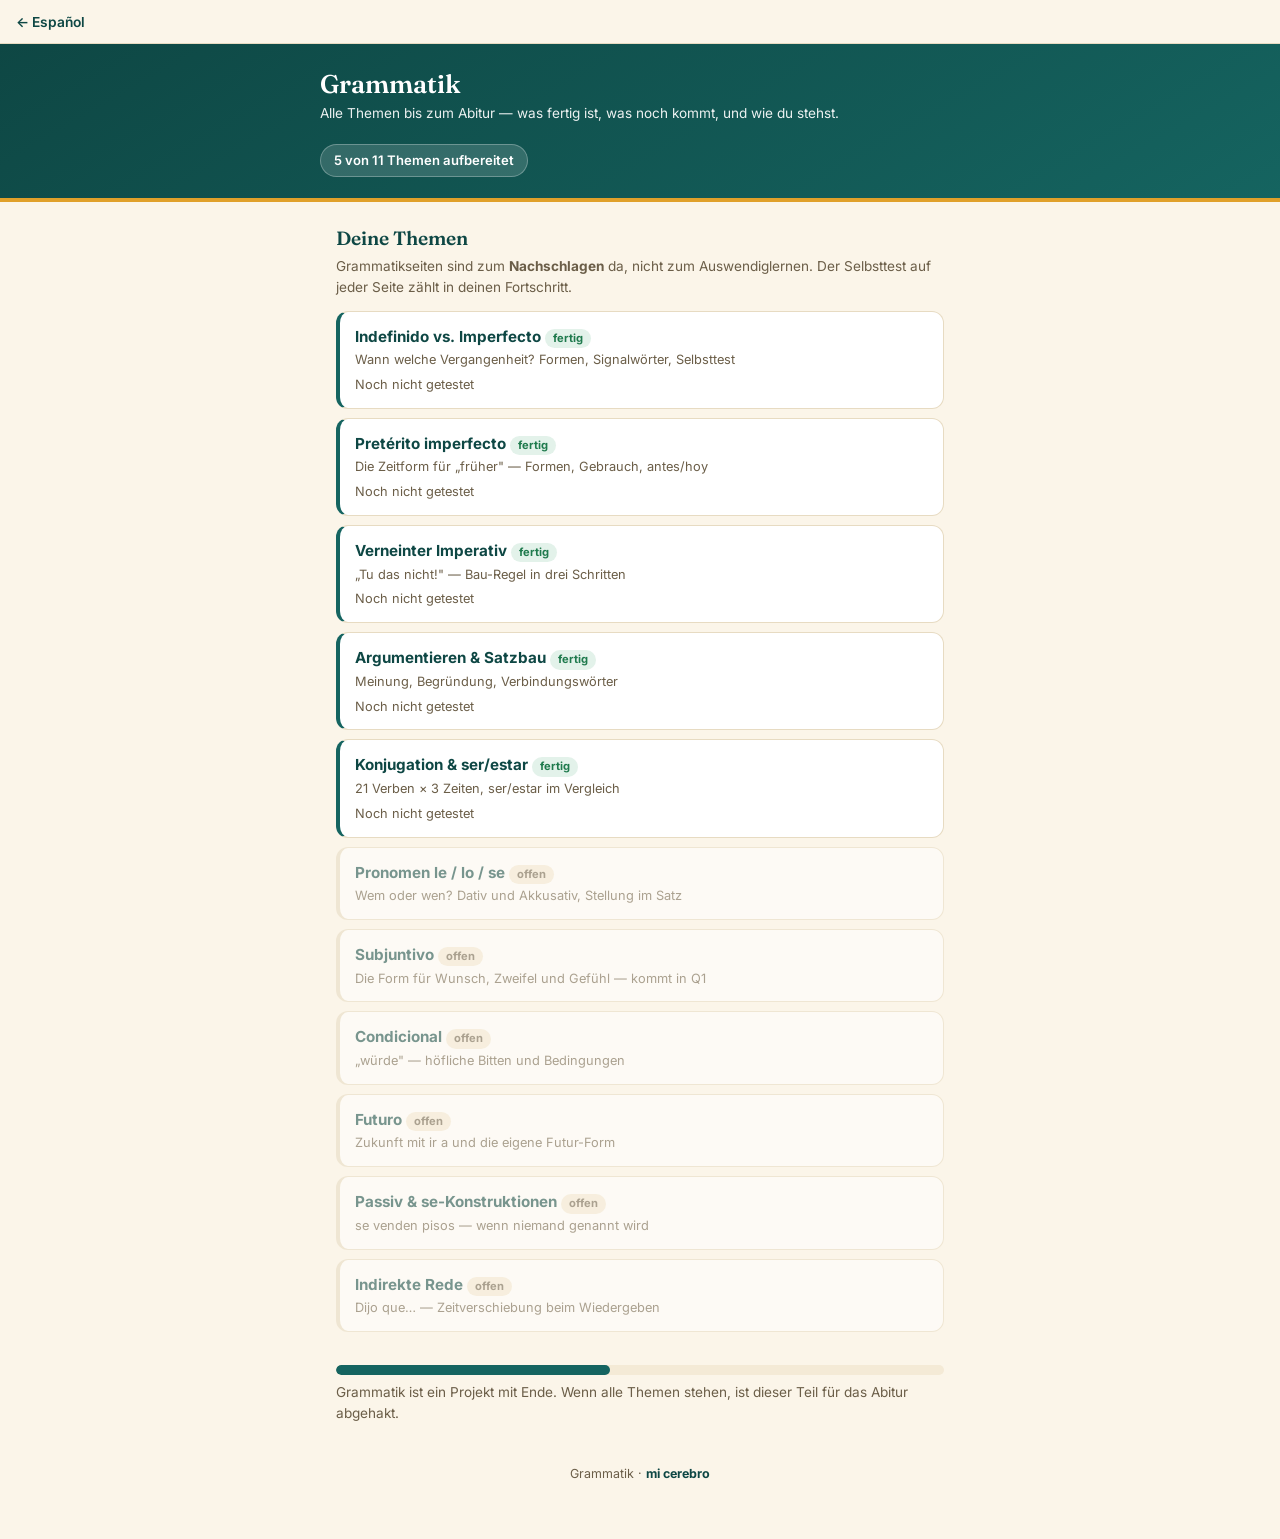
<file: mi-cerebro 2/docs/espanol/grammatik.html>
<!DOCTYPE html>
<html lang="de">
<head>
<meta charset="UTF-8">
<meta name="viewport" content="width=device-width, initial-scale=1.0, viewport-fit=cover">
<meta name="apple-mobile-web-app-capable" content="yes">
<meta name="theme-color" content="#0E4744">
<title>Grammatik · Español</title>
<link href="https://fonts.googleapis.com/css2?family=Fraunces:opsz,wght@9..144,500;9..144,600&family=Inter:wght@400;500;600;700&display=swap" rel="stylesheet">
<link rel="stylesheet" href="../assets/style.css">

</head>
<body>

<div class="backbar"><a href="index.html">← Español</a></div>
<header class="hero"><div class="in">
  <h1>Grammatik</h1>
  <p>Alle Themen bis zum Abitur — was fertig ist, was noch kommt, und wie du stehst.</p>
  <div class="chip" id="fortschritt">5 von 11 Themen aufbereitet</div>
</div></header>
<div class="wrap">
  <section>
    <h2>Deine Themen</h2>
    <div class="sub">Grammatikseiten sind zum <b>Nachschlagen</b> da, nicht zum Auswendiglernen.
    Der Selbsttest auf jeder Seite zählt in deinen Fortschritt.</div>
    <a class="tile" href="lernzettel/indefinido-imperfecto.html" data-topic="Indefinido vs. Imperfecto"><div class="n">Indefinido vs. Imperfecto <span class="badge ok">fertig</span></div><div class="d">Wann welche Vergangenheit? Formen, Signalwörter, Selbsttest</div><div class="d stand" style="margin-top:5px"></div></a>
<a class="tile" href="lernzettel/imperfecto.html" data-topic="Pretérito imperfecto"><div class="n">Pretérito imperfecto <span class="badge ok">fertig</span></div><div class="d">Die Zeitform für „früher&quot; — Formen, Gebrauch, antes/hoy</div><div class="d stand" style="margin-top:5px"></div></a>
<a class="tile" href="lernzettel/imperativo-negativo.html" data-topic="Verneinter Imperativ"><div class="n">Verneinter Imperativ <span class="badge ok">fertig</span></div><div class="d">„Tu das nicht!&quot; — Bau-Regel in drei Schritten</div><div class="d stand" style="margin-top:5px"></div></a>
<a class="tile" href="lernzettel/argumentieren.html" data-topic="Argumentieren &amp; Satzbau"><div class="n">Argumentieren &amp; Satzbau <span class="badge ok">fertig</span></div><div class="d">Meinung, Begründung, Verbindungswörter</div><div class="d stand" style="margin-top:5px"></div></a>
<a class="tile" href="lernzettel/konjugation.html" data-topic="Konjugation &amp; ser/estar"><div class="n">Konjugation &amp; ser/estar <span class="badge ok">fertig</span></div><div class="d">21 Verben × 3 Zeiten, ser/estar im Vergleich</div><div class="d stand" style="margin-top:5px"></div></a>
<div class="tile dim"><div class="n">Pronomen le / lo / se <span class="badge open">offen</span></div><div class="d">Wem oder wen? Dativ und Akkusativ, Stellung im Satz</div></div>
<div class="tile dim"><div class="n">Subjuntivo <span class="badge open">offen</span></div><div class="d">Die Form für Wunsch, Zweifel und Gefühl — kommt in Q1</div></div>
<div class="tile dim"><div class="n">Condicional <span class="badge open">offen</span></div><div class="d">„würde&quot; — höfliche Bitten und Bedingungen</div></div>
<div class="tile dim"><div class="n">Futuro <span class="badge open">offen</span></div><div class="d">Zukunft mit ir a und die eigene Futur-Form</div></div>
<div class="tile dim"><div class="n">Passiv &amp; se-Konstruktionen <span class="badge open">offen</span></div><div class="d">se venden pisos — wenn niemand genannt wird</div></div>
<div class="tile dim"><div class="n">Indirekte Rede <span class="badge open">offen</span></div><div class="d">Dijo que… — Zeitverschiebung beim Wiedergeben</div></div>

  </section>
  <section>
    <div class="bar" style="height:10px"><i style="width:45%"></i></div>
    <div class="sub" style="margin-top:7px">Grammatik ist ein Projekt mit Ende. Wenn alle Themen stehen,
    ist dieser Teil für das Abitur abgehakt.</div>
  </section>
</div>
<footer>Grammatik · <b>mi cerebro</b></footer>
<script src="../assets/core.js"></script>
<script>
document.querySelectorAll('.tile[data-topic]').forEach(function(t){
  var s=MC.score(t.dataset.topic), el=t.querySelector('.stand');
  el.textContent = s ? ('Dein Stand: '+s.percent+' % · zuletzt vor '+s.daysAgo+' Tagen')
                     : 'Noch nicht getestet';
  el.style.color = s && s.percent<70 ? 'var(--terra)' : 'var(--soft)';
});
</script>
</body></html>
</file>
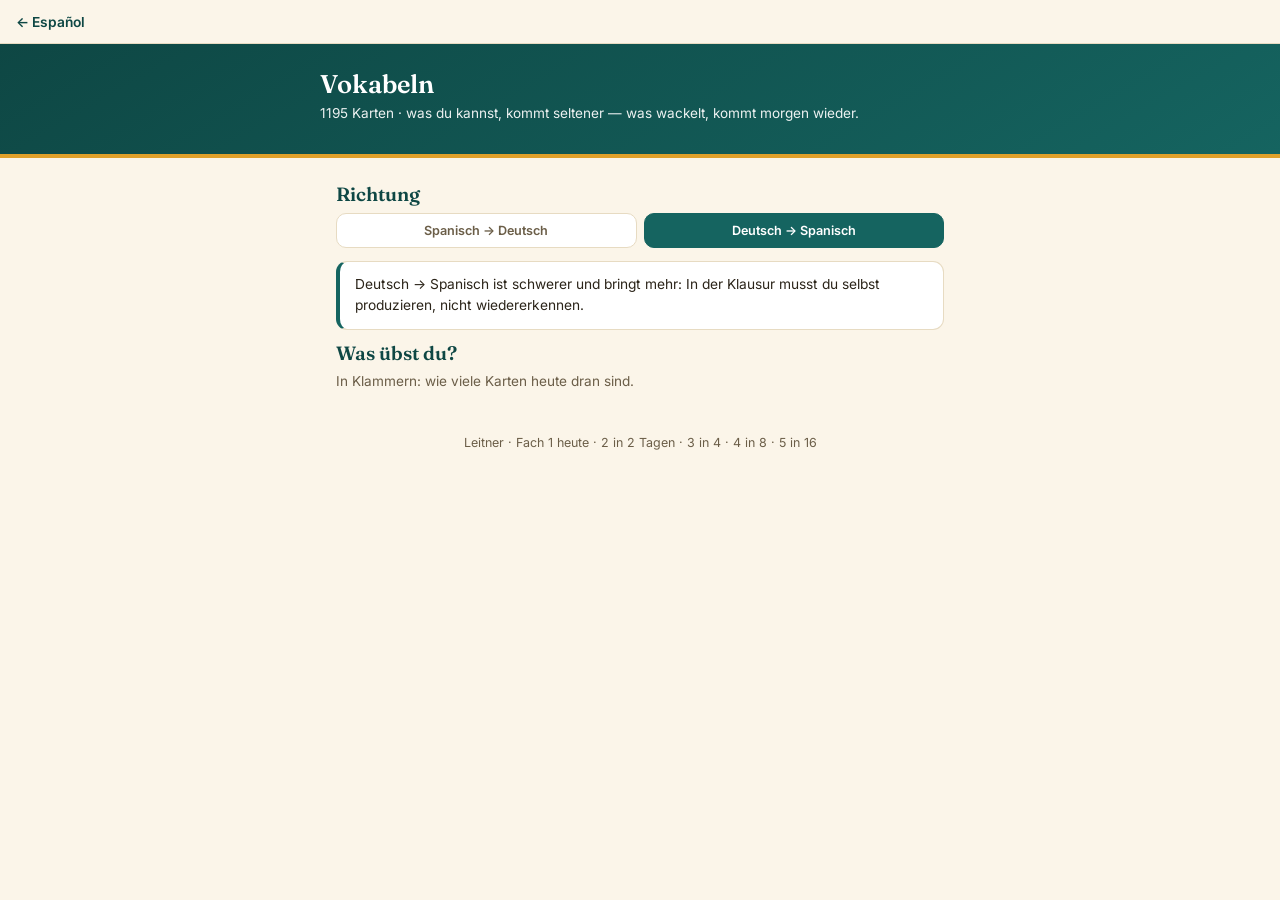
<file: mi-cerebro 2/docs/espanol/vokabeln.html>
<!DOCTYPE html>
<html lang="de">
<head>
<meta charset="UTF-8">
<meta name="viewport" content="width=device-width, initial-scale=1.0, viewport-fit=cover">
<meta name="apple-mobile-web-app-capable" content="yes">
<meta name="theme-color" content="#0E4744">
<title>Vokabeln · Español</title>
<link href="https://fonts.googleapis.com/css2?family=Fraunces:opsz,wght@9..144,500;9..144,600&family=Inter:wght@400;500;600;700&display=swap" rel="stylesheet">
<link rel="stylesheet" href="../assets/style.css">
<style>
.decks{display:grid;grid-template-columns:1fr;gap:9px}
.deck{background:var(--card);border:1px solid var(--line);border-left:4px solid var(--teal);
      border-radius:12px;padding:12px 14px;cursor:pointer;text-align:left;font-family:inherit;width:100%}
.deck.hl{border-left-color:var(--gold)}
.deck .u{font-family:'Fraunces',serif;font-weight:600;color:var(--teal-deep);font-size:1rem}
.deck .st{font-size:.76rem;color:var(--soft);margin:3px 0 5px}
.dir{display:flex;gap:7px;margin-bottom:13px}
.dir button{flex:1;border:1px solid var(--line);background:var(--card);color:var(--soft);
  font-family:inherit;font-size:.79rem;font-weight:600;border-radius:10px;padding:9px;cursor:pointer}
.dir button.on{background:var(--teal);color:#fff;border-color:var(--teal)}
#trainer{display:none}
.meta{display:flex;justify-content:space-between;font-size:.77rem;color:var(--soft);margin-bottom:5px}
.kcard{background:var(--card);border:1px solid var(--line);border-radius:18px;min-height:200px;
  display:flex;flex-direction:column;align-items:center;justify-content:center;padding:26px 20px;
  text-align:center;cursor:pointer;margin-top:11px;user-select:none}
.kcard .word{font-family:'Fraunces',serif;font-size:1.6rem;font-weight:600;color:var(--teal-deep);line-height:1.25}
.kcard .hint{color:var(--soft);font-size:.77rem;margin-top:13px}
.kcard .answer{font-size:1.1rem;margin-top:14px;padding-top:14px;border-top:1px solid var(--line);width:100%}
.kcard .ex{margin-top:12px;font-size:.87rem;font-style:italic}
.kcard .exd{font-size:.79rem;color:var(--soft);margin-top:2px}
.boxtag{font-size:.7rem;color:var(--soft);margin-bottom:8px}
.fin{text-align:center;padding:26px 18px;background:var(--card);border:1px solid var(--line);
     border-radius:18px;margin-top:12px}
.fin .big{font-family:'Fraunces',serif;font-size:2.2rem;font-weight:600;color:var(--teal-deep)}
.fin .msg{color:var(--soft);margin:4px 0 14px;font-size:.88rem}
</style>
</head>
<body>

<div class="backbar"><a href="index.html">← Español</a></div>
<header class="hero"><div class="in">
  <h1>Vokabeln</h1>
  <p>1195 Karten · was du kannst, kommt seltener — was wackelt, kommt morgen wieder.</p>
</div></header>
<div class="wrap">
  <section id="picker">
    <h2>Richtung</h2>
    <div class="dir" id="dir">
      <button data-d="es" type="button">Spanisch → Deutsch</button>
      <button class="on" data-d="de" type="button">Deutsch → Spanisch</button>
    </div>
    <div class="note note-info">Deutsch → Spanisch ist schwerer und bringt mehr: In der Klausur musst du
    selbst produzieren, nicht wiedererkennen.</div>
    <h2>Was übst du?</h2>
    <div class="sub">In Klammern: wie viele Karten heute dran sind.</div>
    <div class="decks" id="decks"></div>
  </section>
  <section id="trainer">
    <div style="display:flex;gap:9px;align-items:center;margin-bottom:11px">
      <button class="btn btn-soft" style="width:auto;padding:7px 12px;font-size:.78rem" type="button" onclick="showPicker()">← zurück</button>
      <span style="flex:1;font-weight:600;color:var(--teal-deep);font-size:.9rem" id="tt"></span>
    </div>
    <div class="meta"><span id="counter"></span><span id="sc"></span></div>
    <div class="bar"><i id="pbar" style="width:0%"></i></div>
    <div id="slot"></div><div id="ctrl"></div>
  </section>
</div>
<footer>Leitner · Fach 1 heute · 2 in 2 Tagen · 3 in 4 · 4 in 8 · 5 in 16</footer>
<script src="../assets/core.js"></script>
<script>
const CARDS=[{"g": "Albert Casals · Text", "es": "la entrevista", "de": "das Interview", "s": "Leímos una entrevista con Albert Casals.", "sd": "Wir lasen ein Interview mit Albert Casals."}, {"g": "Albert Casals · Text", "es": "el lector / la lectora", "de": "der Leser / die Leserin", "s": "Preséntate a nuestros lectores.", "sd": "Stell dich unseren Lesern vor."}, {"g": "Albert Casals · Text", "es": "atreverse a", "de": "sich trauen", "s": "¿Te atreves a viajar con 20 euros?", "sd": "Traust du dich, mit 20 Euro zu reisen?"}, {"g": "Albert Casals · Text", "es": "¿Hasta dónde…?", "de": "Wie weit…?", "s": "¿Hasta dónde crees que llegas con 20 euros?", "sd": "Wie weit kommst du wohl mit 20 Euro?"}, {"g": "Albert Casals · Text", "es": "llegar", "de": "ankommen, (hin)kommen", "s": "Creo que llegas hasta Francia.", "sd": "Ich glaube, du kommst bis Frankreich."}, {"g": "Albert Casals · Text", "es": "alguna vez", "de": "jemals, schon einmal", "s": "¿Has viajado solo alguna vez?", "sd": "Bist du schon einmal allein gereist?"}, {"g": "Albert Casals · Text", "es": "poner una condición", "de": "eine Bedingung stellen", "s": "Mis padres pusieron una condición.", "sd": "Meine Eltern stellten eine Bedingung."}, {"g": "Albert Casals · Text", "es": "la condición", "de": "die Bedingung", "s": "La condición era viajar con mi padre.", "sd": "Die Bedingung war, mit meinem Vater zu reisen."}, {"g": "Albert Casals · Text", "es": "acompañar", "de": "begleiten", "s": "Su padre tuvo que acompañarlo a Bruselas.", "sd": "Sein Vater musste ihn nach Brüssel begleiten."}, {"g": "Albert Casals · Text", "es": "acompañado / -a", "de": "begleitet", "s": "El primer viaje fue acompañado.", "sd": "Die erste Reise war in Begleitung."}, {"g": "Albert Casals · Text", "es": "útil", "de": "nützlich", "s": "Aprendí cosas útiles para viajar.", "sd": "Ich lernte nützliche Dinge fürs Reisen."}, {"g": "Albert Casals · Text", "es": "aprender", "de": "lernen", "s": "Aprendí muchísimo en ese viaje.", "sd": "Ich lernte auf dieser Reise sehr viel."}, {"g": "Albert Casals · Text", "es": "la silla de ruedas", "de": "der Rollstuhl", "s": "Albert va en silla de ruedas.", "sd": "Albert fährt im Rollstuhl."}, {"g": "Albert Casals · Text", "es": "la discapacidad", "de": "die Behinderung", "s": "Su discapacidad no le para.", "sd": "Seine Behinderung hält ihn nicht auf."}, {"g": "Albert Casals · Text", "es": "la leucemia", "de": "die Leukämie", "s": "Tuvo leucemia cuando era niño.", "sd": "Er hatte Leukämie, als er ein Kind war."}, {"g": "Albert Casals · Text", "es": "la mononucleosis", "de": "das Pfeiffersche Drüsenfieber", "s": "Tuve mononucleosis y leucemia.", "sd": "Ich hatte Pfeiffersches Drüsenfieber und Leukämie."}, {"g": "Albert Casals · Text", "es": "tratar", "de": "behandeln", "s": "Los médicos me trataban a saco.", "sd": "Die Ärzte behandelten mich ohne Rücksicht."}, {"g": "Albert Casals · Text", "es": "a saco", "de": "ohne Rücksicht, voll drauf", "s": "Me trataban a saco.", "sd": "Sie behandelten mich ohne Rücksicht."}, {"g": "Albert Casals · Text", "es": "el riesgo", "de": "das Risiko", "s": "Había riesgo de una discapacidad.", "sd": "Es bestand das Risiko einer Behinderung."}, {"g": "Albert Casals · Text", "es": "provocar", "de": "auslösen, hervorrufen", "s": "El tratamiento podía provocarme una discapacidad.", "sd": "Die Behandlung konnte bei mir eine Behinderung auslösen."}, {"g": "Albert Casals · Text", "es": "morir / morirse", "de": "sterben", "s": "Casi me moría a los ocho años.", "sd": "Mit acht Jahren wäre ich fast gestorben."}, {"g": "Albert Casals · Text", "es": "sufrir", "de": "leiden", "s": "Mis padres sufren un poco.", "sd": "Meine Eltern leiden ein wenig."}, {"g": "Albert Casals · Text", "es": "contento / -a", "de": "zufrieden", "s": "Están contentos viéndome contento.", "sd": "Sie sind zufrieden, wenn sie mich zufrieden sehen."}, {"g": "Albert Casals · Text", "es": "irse", "de": "weggehen, losziehen", "s": "Quiero irme de vacaciones solo.", "sd": "Ich will allein in den Urlaub fahren."}, {"g": "Albert Casals · Text", "es": "facilitar", "de": "ermöglichen, erleichtern", "s": "Ellos facilitan mi felicidad.", "sd": "Sie ermöglichen mein Glück."}, {"g": "Albert Casals · Text", "es": "la felicidad", "de": "das Glück", "s": "Para ellos mi felicidad es lo importante.", "sd": "Für sie ist mein Glück das Wichtige."}, {"g": "Albert Casals · Text", "es": "el bolsillo", "de": "die (Hosen-)Tasche", "s": "Volví con 20 euros en el bolsillo.", "sd": "Ich kam mit 20 Euro in der Tasche zurück."}, {"g": "Albert Casals · Text", "es": "complicarse la vida", "de": "sich das Leben schwer machen", "s": "¿Por qué nos complicamos tanto la vida?", "sd": "Warum machen wir uns das Leben so schwer?"}, {"g": "Albert Casals · Text", "es": "sencillo / -a", "de": "einfach", "s": "¡Qué sencillo es el mundo!", "sd": "Wie einfach die Welt ist!"}, {"g": "Albert Casals · Text", "es": "bastar", "de": "genügen, reichen", "s": "Bastan cuatro cosas: dormir, comer, ducharse.", "sd": "Vier Dinge reichen: schlafen, essen, duschen."}, {"g": "Albert Casals · Text", "es": "ducharse", "de": "duschen", "s": "Siempre hay un sitio para ducharse.", "sd": "Es gibt immer einen Ort zum Duschen."}, {"g": "Albert Casals · Text", "es": "el miedo", "de": "die Angst", "s": "¿No te da miedo viajar solo?", "sd": "Hast du keine Angst, allein zu reisen?"}, {"g": "Albert Casals · Text", "es": "dar miedo", "de": "Angst machen", "s": "Viajar solo no me da miedo.", "sd": "Allein zu reisen macht mir keine Angst."}, {"g": "Albert Casals · Text", "es": "peor", "de": "schlimmer, am schlimmsten", "s": "Lo peor es no realizar mis sueños.", "sd": "Das Schlimmste ist, meine Träume nicht zu verwirklichen."}, {"g": "Albert Casals · Text", "es": "el sueño", "de": "der Traum", "s": "Tengo muchos sueños.", "sd": "Ich habe viele Träume."}, {"g": "Albert Casals · Text", "es": "realizar", "de": "verwirklichen", "s": "Quiero realizar mis sueños.", "sd": "Ich will meine Träume verwirklichen."}, {"g": "Albert Casals · Text", "es": "robar", "de": "stehlen, rauben", "s": "Pueden robarte las cosas, pero no lo vivido.", "sd": "Sie können dir Sachen stehlen, aber nicht das Erlebte."}, {"g": "Albert Casals · Text", "es": "quejarse", "de": "sich beschweren, klagen", "s": "No quiero morir quejándome.", "sd": "Ich will nicht klagend sterben."}, {"g": "Albert Casals · Text", "es": "el deseo", "de": "der Wunsch", "s": "Nadie puede ir contra mi deseo.", "sd": "Niemand kann gegen meinen Wunsch handeln."}, {"g": "Albert Casals · Text", "es": "los adultos", "de": "die Erwachsenen", "s": "Los adultos repiten siempre dos preguntas.", "sd": "Die Erwachsenen wiederholen immer zwei Fragen."}, {"g": "Albert Casals · Text", "es": "repetir", "de": "wiederholen", "s": "Repiten las mismas preguntas.", "sd": "Sie wiederholen dieselben Fragen."}, {"g": "Albert Casals · Text", "es": "en castellano", "de": "auf Spanisch", "s": "Albert empieza a hablar en castellano.", "sd": "Albert beginnt, auf Spanisch zu sprechen."}, {"g": "Albert Casals · Text", "es": "el catalán", "de": "Katalanisch", "s": "Empezó a hablar en catalán.", "sd": "Er begann, auf Katalanisch zu sprechen."}, {"g": "Albert Casals · Text", "es": "el viajero / la viajera", "de": "der / die Reisende", "s": "Soy viajero desde los 15 años.", "sd": "Ich bin seit 15 auf Reisen."}, {"g": "Albert Casals · Text", "es": "el manga", "de": "der Manga", "s": "Me gusta el manga y los videojuegos.", "sd": "Ich mag Manga und Videospiele."}, {"g": "Albert Casals · Text", "es": "los videojuegos", "de": "die Videospiele", "s": "Mi hermana juega a los videojuegos.", "sd": "Meine Schwester spielt Videospiele."}, {"g": "Albert Casals · Text", "es": "la ventaja", "de": "der Vorteil", "s": "La silla tiene una ventaja.", "sd": "Der Rollstuhl hat einen Vorteil."}, {"g": "Albert Casals · Text", "es": "la desventaja", "de": "der Nachteil", "s": "¿Cuál es la desventaja?", "sd": "Was ist der Nachteil?"}, {"g": "Albert Casals · Text", "es": "al lado de", "de": "neben", "s": "El hotel está al lado del lago.", "sd": "Das Hotel liegt neben dem See."}, {"g": "Albert Casals · Text", "es": "el lago", "de": "der See", "s": "Pasamos el día al lado de un lago.", "sd": "Wir verbrachten den Tag an einem See."}, {"g": "Tipos de turismo", "es": "el turismo sostenible", "de": "der nachhaltige Tourismus", "s": "El turismo sostenible es el futuro de Andalucía.", "sd": "Der nachhaltige Tourismus ist die Zukunft Andalusiens."}, {"g": "Tipos de turismo", "es": "el turismo de sol y playa", "de": "der Strandtourismus", "s": "El turismo de sol y playa llena los grandes hoteles.", "sd": "Der Strandtourismus füllt die großen Hotels."}, {"g": "Tipos de turismo", "es": "el turismo playero", "de": "der Strandtourismus", "s": "Prefieres el turismo playero.", "sd": "Du bevorzugst Strandtourismus."}, {"g": "Tipos de turismo", "es": "el turismo cultural", "de": "der Kulturtourismus", "s": "En el turismo cultural visitas museos.", "sd": "Beim Kulturtourismus besuchst du Museen."}, {"g": "Tipos de turismo", "es": "el turismo rural", "de": "der Landtourismus", "s": "El turismo rural ofrece contacto con la naturaleza.", "sd": "Der Landtourismus bietet Kontakt zur Natur."}, {"g": "Tipos de turismo", "es": "el turismo de aventura", "de": "der Abenteuertourismus", "s": "A los jóvenes les gusta el turismo de aventura.", "sd": "Jugendliche mögen Abenteuertourismus."}, {"g": "Tipos de turismo", "es": "el turismo solidario", "de": "der Freiwilligentourismus", "s": "En el turismo solidario trabajas como voluntario.", "sd": "Beim Freiwilligentourismus arbeitest du als Freiwilliger."}, {"g": "Tipos de turismo", "es": "el turismo ecológico", "de": "der Ökotourismus", "s": "El turismo ecológico respeta el paisaje.", "sd": "Der Ökotourismus respektiert die Landschaft."}, {"g": "Tipos de turismo", "es": "el turismo activo", "de": "der Aktivtourismus", "s": "En el turismo activo estás activo todo el rato.", "sd": "Beim Aktivtourismus bist du die ganze Zeit aktiv."}, {"g": "Tipos de turismo", "es": "el voluntario / la voluntaria", "de": "der / die Freiwillige", "s": "Trabajé como voluntario en un proyecto.", "sd": "Ich arbeitete als Freiwilliger in einem Projekt."}, {"g": "Tipos de turismo", "es": "el monitor deportivo", "de": "der Sportbetreuer", "s": "Puedes trabajar como monitor deportivo.", "sd": "Du kannst als Sportbetreuer arbeiten."}, {"g": "Viajar y alojarse", "es": "el alojamiento", "de": "die Unterkunft", "s": "¿Qué tipo de alojamiento prefieres?", "sd": "Welche Art Unterkunft bevorzugst du?"}, {"g": "Viajar y alojarse", "es": "alojarse", "de": "unterkommen, wohnen", "s": "Los viajeros se alojan en casas rurales.", "sd": "Die Reisenden wohnen in Landhäusern."}, {"g": "Viajar y alojarse", "es": "el hospedaje", "de": "die Unterkunft", "s": "No me importa mucho el hospedaje.", "sd": "Die Unterkunft ist mir nicht so wichtig."}, {"g": "Viajar y alojarse", "es": "todo incluido", "de": "all inclusive", "s": "El precio es todo incluido.", "sd": "Der Preis ist all inclusive."}, {"g": "Viajar y alojarse", "es": "las comodidades", "de": "der Komfort", "s": "Disfruto de las comodidades del hotel.", "sd": "Ich genieße den Komfort des Hotels."}, {"g": "Viajar y alojarse", "es": "el destino", "de": "das Reiseziel", "s": "No tengo un destino favorito.", "sd": "Ich habe kein Lieblingsreiseziel."}, {"g": "Viajar y alojarse", "es": "acampar", "de": "zelten", "s": "Prefiero acampar en la naturaleza.", "sd": "Ich zelte lieber in der Natur."}, {"g": "Viajar y alojarse", "es": "la casa rural", "de": "das Landhaus", "s": "Nos quedamos en una casa rural.", "sd": "Wir blieben in einem Landhaus."}, {"g": "Viajar y alojarse", "es": "la granja", "de": "der Bauernhof", "s": "De niño pasaba los veranos en una granja.", "sd": "Als Kind verbrachte ich die Sommer auf einem Bauernhof."}, {"g": "Viajar y alojarse", "es": "céntrico / -a", "de": "zentral gelegen", "s": "Busco un apartamento céntrico.", "sd": "Ich suche eine zentral gelegene Wohnung."}, {"g": "Viajar y alojarse", "es": "el lugar de interés", "de": "die Sehenswürdigkeit", "s": "En Sevilla hay muchos lugares de interés.", "sd": "In Sevilla gibt es viele Sehenswürdigkeiten."}, {"g": "Viajar y alojarse", "es": "el monumento", "de": "das Denkmal", "s": "Visitamos monumentos y museos.", "sd": "Wir besichtigten Denkmäler und Museen."}, {"g": "Viajar y alojarse", "es": "el espectáculo", "de": "die Aufführung, die Show", "s": "Hay festivales y espectáculos culturales.", "sd": "Es gibt Festivals und Kulturveranstaltungen."}, {"g": "Viajar y alojarse", "es": "arquitectónico / -a", "de": "architektonisch", "s": "Me interesan los lugares arquitectónicos.", "sd": "Mich interessieren architektonische Orte."}, {"g": "Viajar y alojarse", "es": "el casco antiguo", "de": "die Altstadt", "s": "Los coches están prohibidos en el casco antiguo.", "sd": "Autos sind in der Altstadt verboten."}, {"g": "Viajar y alojarse", "es": "las ruinas", "de": "die Ruinen", "s": "Visitamos las ruinas de una ciudad antigua.", "sd": "Wir besichtigten die Ruinen einer alten Stadt."}, {"g": "Viajar y alojarse", "es": "las costumbres", "de": "die Bräuche", "s": "Quiero conocer las costumbres de otras culturas.", "sd": "Ich will die Bräuche anderer Kulturen kennenlernen."}, {"g": "Viajar y alojarse", "es": "la cultura", "de": "die Kultur", "s": "Aprendo mucho de otras culturas.", "sd": "Ich lerne viel von anderen Kulturen."}, {"g": "Viajar y alojarse", "es": "el crucero", "de": "das Kreuzfahrtschiff", "s": "Ahora llegan cruceros todos los días.", "sd": "Heute kommen jeden Tag Kreuzfahrtschiffe an."}, {"g": "Viajar y alojarse", "es": "la maleta", "de": "der Koffer", "s": "¿Qué no puede faltar en tu maleta?", "sd": "Was darf in deinem Koffer nicht fehlen?"}, {"g": "Viajar y alojarse", "es": "faltar", "de": "fehlen", "s": "En mi maleta no puede faltar ropa deportiva.", "sd": "In meinem Koffer darf Sportkleidung nicht fehlen."}, {"g": "Viajar y alojarse", "es": "el bañador", "de": "die Badehose", "s": "Llevo crema de sol y un bañador.", "sd": "Ich nehme Sonnencreme und eine Badehose mit."}, {"g": "Viajar y alojarse", "es": "la crema de sol", "de": "die Sonnencreme", "s": "No olvides la crema de sol.", "sd": "Vergiss die Sonnencreme nicht."}, {"g": "Viajar y alojarse", "es": "el jabón", "de": "die Seife", "s": "Llevo un jabón natural orgánico.", "sd": "Ich nehme eine natürliche Bio-Seife mit."}, {"g": "Viajar y alojarse", "es": "la colchoneta de yoga", "de": "die Yogamatte", "s": "En mi maleta hay una colchoneta de yoga.", "sd": "In meinem Koffer ist eine Yogamatte."}, {"g": "Viajar y alojarse", "es": "la ropa deportiva", "de": "die Sportkleidung", "s": "Siempre llevo ropa deportiva.", "sd": "Ich nehme immer Sportkleidung mit."}, {"g": "Viajar y alojarse", "es": "los zapatos cómodos", "de": "die bequemen Schuhe", "s": "Necesito zapatos cómodos para caminar.", "sd": "Ich brauche bequeme Schuhe zum Laufen."}, {"g": "Viajar y alojarse", "es": "la guía turística", "de": "der Reiseführer (Buch)", "s": "Siempre llevo una guía turística.", "sd": "Ich habe immer einen Reiseführer dabei."}, {"g": "Viajar y alojarse", "es": "brindar", "de": "bieten", "s": "Me gustan los lugares que brindan actividades.", "sd": "Ich mag Orte, die Aktivitäten bieten."}, {"g": "Viajar y alojarse", "es": "hacer fila", "de": "Schlange stehen", "s": "Me levanto temprano para no hacer fila.", "sd": "Ich stehe früh auf, um nicht anstehen zu müssen."}, {"g": "Viajar y alojarse", "es": "aprovechar", "de": "nutzen, ausnutzen", "s": "Me levanto temprano para aprovechar el día.", "sd": "Ich stehe früh auf, um den Tag zu nutzen."}, {"g": "Actividades y tiempo libre", "es": "disfrutar de", "de": "genießen", "s": "Disfruto de la tranquilidad del campo.", "sd": "Ich genieße die Ruhe auf dem Land."}, {"g": "Actividades y tiempo libre", "es": "descansar", "de": "sich ausruhen", "s": "Antes descansábamos toda la tarde.", "sd": "Früher ruhten wir uns den ganzen Nachmittag aus."}, {"g": "Actividades y tiempo libre", "es": "relajarse", "de": "sich entspannen", "s": "Me relajo en la piscina del hotel.", "sd": "Ich entspanne mich im Hotelpool."}, {"g": "Actividades y tiempo libre", "es": "la tranquilidad", "de": "die Ruhe", "s": "Buscamos tranquilidad y naturaleza.", "sd": "Wir suchen Ruhe und Natur."}, {"g": "Actividades y tiempo libre", "es": "el senderismo", "de": "das Wandern", "s": "Hacer senderismo es mi actividad favorita.", "sd": "Wandern ist meine Lieblingsbeschäftigung."}, {"g": "Actividades y tiempo libre", "es": "caminar", "de": "gehen, wandern", "s": "Me gusta caminar mucho.", "sd": "Ich laufe gern viel."}, {"g": "Actividades y tiempo libre", "es": "escalar", "de": "klettern", "s": "Mis amigas pasaron las vacaciones escalando.", "sd": "Meine Freundinnen verbrachten die Ferien mit Klettern."}, {"g": "Actividades y tiempo libre", "es": "hacer rafting", "de": "Rafting machen", "s": "Cuando era joven hacía rafting.", "sd": "Als sie jung war, machte sie Rafting."}, {"g": "Actividades y tiempo libre", "es": "hacer surf", "de": "surfen", "s": "Me gusta tanto hacer surf como esquiar.", "sd": "Ich surfe genauso gern, wie ich Ski fahre."}, {"g": "Actividades y tiempo libre", "es": "esquiar", "de": "Ski fahren", "s": "En invierno esquiamos en los Alpes.", "sd": "Im Winter fahren wir in den Alpen Ski."}, {"g": "Actividades y tiempo libre", "es": "el reto deportivo", "de": "die sportliche Herausforderung", "s": "Los viajeros buscan retos deportivos.", "sd": "Die Reisenden suchen sportliche Herausforderungen."}, {"g": "Actividades y tiempo libre", "es": "el deporte de riesgo", "de": "der Risikosport", "s": "Practican deportes de riesgo en la montaña.", "sd": "Sie treiben Risikosport im Gebirge."}, {"g": "Actividades y tiempo libre", "es": "meditar", "de": "meditieren", "s": "Medito o hago yoga para empezar el día.", "sd": "Ich meditiere oder mache Yoga, um den Tag zu beginnen."}, {"g": "Actividades y tiempo libre", "es": "el ejercicio físico", "de": "die körperliche Bewegung", "s": "No me gusta nada el ejercicio físico.", "sd": "Ich mag körperliche Bewegung überhaupt nicht."}, {"g": "Actividades y tiempo libre", "es": "todo el rato", "de": "die ganze Zeit", "s": "Lo importante es estar activo todo el rato.", "sd": "Wichtig ist, die ganze Zeit aktiv zu sein."}, {"g": "Actividades y tiempo libre", "es": "sentado / -a", "de": "sitzend", "s": "Estoy todo el día sentado.", "sd": "Ich sitze den ganzen Tag."}, {"g": "Actividades y tiempo libre", "es": "olvidar", "de": "vergessen", "s": "Así puedo olvidar el trabajo.", "sd": "So kann ich die Arbeit vergessen."}, {"g": "Actividades y tiempo libre", "es": "el buffet", "de": "das Büfett", "s": "Prefiero comer en un hotel con buffet.", "sd": "Ich esse lieber in einem Hotel mit Büfett."}, {"g": "Actividades y tiempo libre", "es": "vegano / -a", "de": "vegan", "s": "Me importa que la comida sea vegana.", "sd": "Mir ist wichtig, dass das Essen vegan ist."}, {"g": "Actividades y tiempo libre", "es": "frecuentar", "de": "häufig besuchen", "s": "Frecuento los restaurantes típicos.", "sd": "Ich gehe häufig in typische Restaurants."}, {"g": "Actividades y tiempo libre", "es": "las especialidades", "de": "die Spezialitäten", "s": "Quiero probar las especialidades de la región.", "sd": "Ich will die Spezialitäten der Region probieren."}, {"g": "Actividades y tiempo libre", "es": "probar", "de": "probieren", "s": "Quiero probar la comida típica.", "sd": "Ich will das typische Essen probieren."}, {"g": "Actividades y tiempo libre", "es": "sincero / -a", "de": "ehrlich", "s": "Para ser sincero, no me importa la comida.", "sd": "Ehrlich gesagt ist mir das Essen egal."}, {"g": "Andalucía · El futuro del turismo andaluz", "es": "recibir", "de": "empfangen, bekommen", "s": "Andalucía recibe 26 millones de turistas cada año.", "sd": "Andalusien empfängt jedes Jahr 26 Millionen Touristen."}, {"g": "Andalucía · El futuro del turismo andaluz", "es": "la economía", "de": "die Wirtschaft", "s": "El turismo es importante para la economía.", "sd": "Der Tourismus ist wichtig für die Wirtschaft."}, {"g": "Andalucía · El futuro del turismo andaluz", "es": "andaluz / andaluza", "de": "andalusisch", "s": "Hablamos del turismo andaluz.", "sd": "Wir sprechen über den andalusischen Tourismus."}, {"g": "Andalucía · El futuro del turismo andaluz", "es": "el director / la directora", "de": "der Direktor / die Direktorin", "s": "Javier García es el director del hotel.", "sd": "Javier García ist der Hoteldirektor."}, {"g": "Andalucía · El futuro del turismo andaluz", "es": "el pasado", "de": "die Vergangenheit", "s": "Nos habla del pasado y del futuro.", "sd": "Er spricht mit uns über Vergangenheit und Zukunft."}, {"g": "Andalucía · El futuro del turismo andaluz", "es": "el futuro", "de": "die Zukunft", "s": "El turismo sostenible es el futuro.", "sd": "Der nachhaltige Tourismus ist die Zukunft."}, {"g": "Andalucía · El futuro del turismo andaluz", "es": "el boom inmobiliario", "de": "der Bauboom", "s": "El boom inmobiliario cambió toda la costa.", "sd": "Der Bauboom veränderte die ganze Küste."}, {"g": "Andalucía · El futuro del turismo andaluz", "es": "por suerte", "de": "zum Glück", "s": "Por suerte, hoy todo es diferente.", "sd": "Zum Glück ist heute alles anders."}, {"g": "Andalucía · El futuro del turismo andaluz", "es": "en aquel entonces", "de": "damals", "s": "En aquel entonces construían hoteles grandes.", "sd": "Damals baute man große Hotels."}, {"g": "Andalucía · El futuro del turismo andaluz", "es": "construir", "de": "bauen", "s": "Construían hoteles por toda la costa.", "sd": "Sie bauten Hotels an der ganzen Küste."}, {"g": "Andalucía · El futuro del turismo andaluz", "es": "el gobierno", "de": "die Regierung", "s": "El gobierno no hacía nada.", "sd": "Die Regierung tat nichts."}, {"g": "Andalucía · El futuro del turismo andaluz", "es": "la solución", "de": "die Lösung", "s": "El turismo sostenible es la solución.", "sd": "Der nachhaltige Tourismus ist die Lösung."}, {"g": "Andalucía · El futuro del turismo andaluz", "es": "el conflicto", "de": "der Konflikt", "s": "Es la solución para ese conflicto.", "sd": "Es ist die Lösung für diesen Konflikt."}, {"g": "Andalucía · El futuro del turismo andaluz", "es": "funcionar", "de": "funktionieren", "s": "¿Me podría explicar cómo funciona?", "sd": "Könnten Sie mir erklären, wie es funktioniert?"}, {"g": "Andalucía · El futuro del turismo andaluz", "es": "respetar", "de": "respektieren", "s": "El turismo sostenible respeta el paisaje.", "sd": "Der nachhaltige Tourismus respektiert die Landschaft."}, {"g": "Andalucía · El futuro del turismo andaluz", "es": "intentar", "de": "versuchen", "s": "Intentamos ahorrar agua y energía.", "sd": "Wir versuchen, Wasser und Energie zu sparen."}, {"g": "Andalucía · El futuro del turismo andaluz", "es": "inmenso / -a", "de": "riesig", "s": "Los campos de golf eran inmensos.", "sd": "Die Golfplätze waren riesig."}, {"g": "Andalucía · El futuro del turismo andaluz", "es": "la toalla", "de": "das Handtuch", "s": "Antes cambiábamos las toallas cada día.", "sd": "Früher wechselten wir die Handtücher jeden Tag."}, {"g": "Andalucía · El futuro del turismo andaluz", "es": "limpio / -a", "de": "sauber", "s": "Los clientes deciden cuándo quieren toallas limpias.", "sd": "Die Kunden entscheiden, wann sie saubere Handtücher wollen."}, {"g": "Andalucía · El futuro del turismo andaluz", "es": "decidir", "de": "entscheiden", "s": "Los clientes deciden.", "sd": "Die Kunden entscheiden."}, {"g": "Andalucía · El futuro del turismo andaluz", "es": "los clientes", "de": "die Kunden", "s": "A los clientes les parece bien.", "sd": "Den Kunden erscheint das gut."}, {"g": "Andalucía · El futuro del turismo andaluz", "es": "parecer", "de": "scheinen, erscheinen", "s": "Normalmente les parece bien.", "sd": "Normalerweise finden sie das gut."}, {"g": "Andalucía · El futuro del turismo andaluz", "es": "cocinar", "de": "kochen", "s": "Para cocinar usamos productos ecológicos.", "sd": "Zum Kochen benutzen wir Bioprodukte."}, {"g": "Andalucía · El futuro del turismo andaluz", "es": "los productos ecológicos", "de": "die Bioprodukte", "s": "Usamos productos ecológicos de la región.", "sd": "Wir verwenden Bioprodukte aus der Region."}, {"g": "Andalucía · El futuro del turismo andaluz", "es": "la región", "de": "die Region", "s": "El turismo es importante para la región.", "sd": "Der Tourismus ist wichtig für die Region."}, {"g": "Andalucía · El futuro del turismo andaluz", "es": "la mayoría", "de": "die Mehrheit", "s": "La mayoría iba a pie.", "sd": "Die Mehrheit ging zu Fuß."}, {"g": "Andalucía · El futuro del turismo andaluz", "es": "a pie", "de": "zu Fuß", "s": "Casi todos iban a pie.", "sd": "Fast alle gingen zu Fuß."}, {"g": "Andalucía · El futuro del turismo andaluz", "es": "todavía", "de": "noch", "s": "Mucha gente todavía lavaba a mano.", "sd": "Viele Leute wuschen noch mit der Hand."}, {"g": "Andalucía · El futuro del turismo andaluz", "es": "casi nunca", "de": "fast nie", "s": "Antes casi nunca necesitábamos coche.", "sd": "Früher brauchten wir fast nie ein Auto."}, {"g": "Andalucía · El futuro del turismo andaluz", "es": "el tráfico", "de": "der Verkehr", "s": "Antes casi no había tráfico.", "sd": "Früher gab es fast keinen Verkehr."}, {"g": "Medio ambiente", "es": "el medio ambiente", "de": "die Umwelt", "s": "Antes nadie pensaba en el medio ambiente.", "sd": "Früher dachte niemand an die Umwelt."}, {"g": "Medio ambiente", "es": "ecológico / -a", "de": "ökologisch", "s": "Antes no había problemas ecológicos.", "sd": "Früher gab es keine ökologischen Probleme."}, {"g": "Medio ambiente", "es": "causar problemas", "de": "Probleme verursachen", "s": "El turismo causa serios problemas.", "sd": "Der Tourismus verursacht ernste Probleme."}, {"g": "Medio ambiente", "es": "reciclar la basura", "de": "den Müll recyceln", "s": "En los años ochenta no reciclábamos la basura.", "sd": "In den Achtzigern recycelten wir den Müll nicht."}, {"g": "Medio ambiente", "es": "la basura", "de": "der Müll", "s": "No tires la basura al suelo.", "sd": "Wirf den Müll nicht auf den Boden."}, {"g": "Medio ambiente", "es": "ahorrar", "de": "sparen", "s": "Intentamos ahorrar agua y energía.", "sd": "Wir versuchen, Wasser und Energie zu sparen."}, {"g": "Medio ambiente", "es": "la energía solar", "de": "die Sonnenenergie", "s": "Ahora usamos mucho la energía solar.", "sd": "Heute nutzen wir viel Sonnenenergie."}, {"g": "Medio ambiente", "es": "el paisaje", "de": "die Landschaft", "s": "Antes los turistas no respetaban el paisaje.", "sd": "Früher respektierten die Touristen die Landschaft nicht."}, {"g": "Medio ambiente", "es": "el campo de golf", "de": "der Golfplatz", "s": "Antes muchos hoteles tenían campos de golf.", "sd": "Früher hatten viele Hotels Golfplätze."}, {"g": "Medio ambiente", "es": "regar", "de": "bewässern, gießen", "s": "Necesitaban muchísima agua para regar.", "sd": "Sie brauchten sehr viel Wasser zum Bewässern."}, {"g": "Medio ambiente", "es": "ensuciar", "de": "verschmutzen", "s": "Los turistas ensucian los ríos.", "sd": "Die Touristen verschmutzen die Flüsse."}, {"g": "Medio ambiente", "es": "talar árboles", "de": "Bäume fällen", "s": "Se talan árboles para hacer pistas.", "sd": "Es werden Bäume gefällt, um Pisten zu bauen."}, {"g": "Medio ambiente", "es": "la nieve artificial", "de": "der Kunstschnee", "s": "Hacen nieve artificial en la montaña.", "sd": "Sie machen Kunstschnee im Gebirge."}, {"g": "Medio ambiente", "es": "artificial", "de": "künstlich", "s": "La nieve artificial necesita mucha agua.", "sd": "Kunstschnee braucht viel Wasser."}, {"g": "Medio ambiente", "es": "estar prohibido", "de": "verboten sein", "s": "Está prohibido hacer fuego aquí.", "sd": "Es ist verboten, hier Feuer zu machen."}, {"g": "Medio ambiente", "es": "la costa", "de": "die Küste", "s": "La costa está llena de edificios altos.", "sd": "Die Küste ist voller hoher Gebäude."}, {"g": "Medio ambiente", "es": "el edificio", "de": "das Gebäude", "s": "Antes había pocos edificios.", "sd": "Früher gab es wenige Gebäude."}, {"g": "Medio ambiente", "es": "contemplar", "de": "betrachten", "s": "Me gusta contemplar la fauna y la flora.", "sd": "Ich betrachte gern Tier- und Pflanzenwelt."}, {"g": "Medio ambiente", "es": "observar", "de": "beobachten", "s": "A ti te gusta observar el paisaje.", "sd": "Du beobachtest gern die Landschaft."}, {"g": "Medio ambiente", "es": "la fauna y la flora", "de": "Tier- und Pflanzenwelt", "s": "Contemplo la fauna y la flora.", "sd": "Ich betrachte die Tier- und Pflanzenwelt."}, {"g": "Medio ambiente", "es": "el espacio natural", "de": "das Naturgebiet", "s": "Disfruto haciendo actividades en espacios naturales.", "sd": "Ich genieße Aktivitäten in Naturgebieten."}, {"g": "Medio ambiente", "es": "el parque nacional", "de": "der Nationalpark", "s": "Visitamos un parque nacional.", "sd": "Wir besuchten einen Nationalpark."}, {"g": "Medio ambiente", "es": "el vínculo", "de": "die Verbindung, das Band", "s": "Quiero crear un vínculo con la naturaleza.", "sd": "Ich will eine Verbindung zur Natur schaffen."}, {"g": "Medio ambiente", "es": "de forma sostenible", "de": "nachhaltig", "s": "Es importante vivir de forma sostenible.", "sd": "Es ist wichtig, nachhaltig zu leben."}, {"g": "Medio ambiente", "es": "cuidar de", "de": "sich kümmern um", "s": "Hay que cuidar de la naturaleza.", "sd": "Man muss sich um die Natur kümmern."}, {"g": "Medio ambiente", "es": "lavar a mano", "de": "mit der Hand waschen", "s": "Mucha gente lavaba su ropa a mano.", "sd": "Viele Leute wuschen ihre Wäsche mit der Hand."}, {"g": "Medio ambiente", "es": "el suelo", "de": "der Boden", "s": "Los turistas dejan papeles en el suelo.", "sd": "Die Touristen lassen Papier auf dem Boden."}, {"g": "Medio ambiente", "es": "el papel", "de": "das Papier", "s": "Dejan sus papeles en el campo.", "sd": "Sie lassen ihr Papier in der Natur."}, {"g": "Aufgabenstellungen", "es": "en parejas", "de": "zu zweit", "s": "Contesta en parejas a las preguntas.", "sd": "Beantwortet die Fragen zu zweit."}, {"g": "Aufgabenstellungen", "es": "contestar", "de": "antworten", "s": "Contesta a las preguntas.", "sd": "Beantworte die Fragen."}, {"g": "Aufgabenstellungen", "es": "apuntar", "de": "notieren", "s": "Apunta los argumentos en tu cuaderno.", "sd": "Notiere die Argumente in dein Heft."}, {"g": "Aufgabenstellungen", "es": "el cuaderno", "de": "das Heft", "s": "Completa la tabla en tu cuaderno.", "sd": "Vervollständige die Tabelle in deinem Heft."}, {"g": "Aufgabenstellungen", "es": "resumir", "de": "zusammenfassen", "s": "Resume lo más importante del artículo.", "sd": "Fasse das Wichtigste des Artikels zusammen."}, {"g": "Aufgabenstellungen", "es": "contar", "de": "erzählen", "s": "Cuéntales de Albert Casals.", "sd": "Erzähl ihnen von Albert Casals."}, {"g": "Aufgabenstellungen", "es": "convencer", "de": "überzeugen", "s": "Quiero convencer a mis padres.", "sd": "Ich will meine Eltern überzeugen."}, {"g": "Aufgabenstellungen", "es": "elegir", "de": "auswählen", "s": "Elige la forma verbal correcta.", "sd": "Wähle die richtige Verbform."}, {"g": "Aufgabenstellungen", "es": "relacionar", "de": "zuordnen", "s": "Relaciona cada texto con una foto.", "sd": "Ordne jedem Text ein Foto zu."}, {"g": "Aufgabenstellungen", "es": "completar", "de": "vervollständigen", "s": "Completa el texto con los verbos.", "sd": "Vervollständige den Text mit den Verben."}, {"g": "Aufgabenstellungen", "es": "marcar con una cruz", "de": "ankreuzen", "s": "Marca tus respuestas con una cruz.", "sd": "Kreuze deine Antworten an."}, {"g": "Aufgabenstellungen", "es": "verdadero / falso", "de": "richtig / falsch", "s": "Marca si las frases son verdaderas o falsas.", "sd": "Kreuze an, ob die Sätze richtig oder falsch sind."}, {"g": "Aufgabenstellungen", "es": "la frase", "de": "der Satz", "s": "Haz una frase para cada cartel.", "sd": "Bilde einen Satz zu jedem Schild."}, {"g": "Aufgabenstellungen", "es": "el cartel", "de": "das Schild, das Plakat", "s": "Los carteles están en la playa.", "sd": "Die Schilder stehen am Strand."}, {"g": "Aufgabenstellungen", "es": "la pizarra", "de": "die Tafel", "s": "Haced una lista en la pizarra.", "sd": "Macht eine Liste an der Tafel."}, {"g": "Aufgabenstellungen", "es": "el comportamiento", "de": "das Verhalten", "s": "Los carteles quieren cambiar el comportamiento.", "sd": "Die Schilder wollen das Verhalten ändern."}, {"g": "Aufgabenstellungen", "es": "el diccionario", "de": "das Wörterbuch", "s": "Puedes usar el diccionario.", "sd": "Du darfst das Wörterbuch benutzen."}, {"g": "Aufgabenstellungen", "es": "representar", "de": "vorspielen", "s": "Después representadlo en clase.", "sd": "Spielt es danach in der Klasse vor."}, {"g": "Aufgabenstellungen", "es": "explicar", "de": "erklären", "s": "Explica por qué.", "sd": "Erkläre warum."}, {"g": "Aufgabenstellungen", "es": "describir", "de": "beschreiben", "s": "Apunta tres adjetivos que describen su carácter.", "sd": "Notiere drei Adjektive, die seinen Charakter beschreiben."}, {"g": "Aufgabenstellungen", "es": "el carácter", "de": "der Charakter", "s": "Piensa en cómo es su carácter.", "sd": "Denk darüber nach, wie sein Charakter ist."}, {"g": "Argumentar · a favor y en contra", "es": "estar a favor de", "de": "für etwas sein", "s": "Estoy a favor del turismo sostenible.", "sd": "Ich bin für nachhaltigen Tourismus."}, {"g": "Argumentar · a favor y en contra", "es": "estar en contra de", "de": "gegen etwas sein", "s": "Estoy en contra de este tipo de turismo.", "sd": "Ich bin gegen diese Art von Tourismus."}, {"g": "Argumentar · a favor y en contra", "es": "el argumento", "de": "das Argument", "s": "Apunta los argumentos a favor y en contra.", "sd": "Notiere die Argumente dafür und dagegen."}, {"g": "Argumentar · a favor y en contra", "es": "creo que", "de": "ich glaube, dass", "s": "Creo que es una buena idea.", "sd": "Ich glaube, dass es eine gute Idee ist."}, {"g": "Argumentar · a favor y en contra", "es": "pienso que", "de": "ich denke, dass", "s": "Pienso que es peligroso.", "sd": "Ich denke, dass es gefährlich ist."}, {"g": "Argumentar · a favor y en contra", "es": "me parece que", "de": "mir scheint, dass", "s": "Me parece que tienes razón.", "sd": "Mir scheint, dass du recht hast."}, {"g": "Argumentar · a favor y en contra", "es": "estar seguro / -a de que", "de": "sicher sein, dass", "s": "Estoy segura de que es superdivertido.", "sd": "Ich bin sicher, dass es super lustig ist."}, {"g": "Argumentar · a favor y en contra", "es": "es verdad que…, pero…", "de": "es stimmt, dass…, aber…", "s": "Es verdad que es caro, pero vale la pena.", "sd": "Es stimmt, dass es teuer ist, aber es lohnt sich."}, {"g": "Argumentar · a favor y en contra", "es": "además", "de": "außerdem", "s": "Además conozco a gente nueva.", "sd": "Außerdem lerne ich neue Leute kennen."}, {"g": "Argumentar · a favor y en contra", "es": "por eso", "de": "deshalb", "s": "Por eso prefiero el turismo activo.", "sd": "Deshalb bevorzuge ich Aktivtourismus."}, {"g": "Argumentar · a favor y en contra", "es": "sin embargo", "de": "jedoch", "s": "Sin embargo, es malo para la naturaleza.", "sd": "Jedoch ist es schlecht für die Natur."}, {"g": "Argumentar · a favor y en contra", "es": "aunque", "de": "obwohl", "s": "Aunque es caro, quiero ir.", "sd": "Obwohl es teuer ist, will ich hin."}, {"g": "Argumentar · a favor y en contra", "es": "por un lado… por otro lado", "de": "einerseits… andererseits", "s": "Por un lado es divertido, por otro lado es caro.", "sd": "Einerseits macht es Spaß, andererseits ist es teuer."}, {"g": "Argumentar · a favor y en contra", "es": "peligroso / -a", "de": "gefährlich", "s": "Mis padres piensan que es peligroso.", "sd": "Meine Eltern denken, dass es gefährlich ist."}, {"g": "Argumentar · a favor y en contra", "es": "superdivertido / -a", "de": "super lustig", "s": "Estoy segura de que es superdivertido.", "sd": "Ich bin sicher, dass es super lustig ist."}, {"g": "Argumentar · a favor y en contra", "es": "aburrido / -a", "de": "langweilig", "s": "Mucha gente tiene una vida aburrida.", "sd": "Viele Leute haben ein langweiliges Leben."}, {"g": "Argumentar · a favor y en contra", "es": "triste", "de": "traurig", "s": "Su vida es aburrida y triste.", "sd": "Ihr Leben ist langweilig und traurig."}, {"g": "Argumentar · a favor y en contra", "es": "lleno / -a", "de": "voll", "s": "El hotel siempre está lleno.", "sd": "Das Hotel ist immer voll."}, {"g": "Argumentar · a favor y en contra", "es": "ofrecer", "de": "anbieten", "s": "Ofrecemos excursiones para escalar.", "sd": "Wir bieten Kletterausflüge an."}, {"g": "Argumentar · a favor y en contra", "es": "la excursión", "de": "der Ausflug", "s": "Hacemos excursiones en la montaña.", "sd": "Wir machen Ausflüge im Gebirge."}, {"g": "Argumentar · a favor y en contra", "es": "ganar dinero", "de": "Geld verdienen", "s": "Hay que pensar cómo ganar dinero con el turismo.", "sd": "Man muss überlegen, wie man mit Tourismus Geld verdient."}, {"g": "Argumentar · a favor y en contra", "es": "hay que…", "de": "man muss…", "s": "Hay que cuidar de la naturaleza.", "sd": "Man muss sich um die Natur kümmern."}, {"g": "Argumentar · a favor y en contra", "es": "desde hace dos años", "de": "seit zwei Jahren", "s": "Desde hace dos años ofrecemos excursiones.", "sd": "Seit zwei Jahren bieten wir Ausflüge an."}, {"g": "Argumentar · a favor y en contra", "es": "últimamente", "de": "in letzter Zeit", "s": "Últimamente a todos les gusta la aventura.", "sd": "In letzter Zeit mögen alle Abenteuer."}, {"g": "Unidad 1 · Vorstellen, Schule, Sprachen", "es": "el español", "de": "Spanisch (Sprache)", "s": "", "sd": ""}, {"g": "Unidad 1 · Vorstellen, Schule, Sprachen", "es": "¡Hola!", "de": "Hallo!", "s": "", "sd": ""}, {"g": "Unidad 1 · Vorstellen, Schule, Sprachen", "es": "me llamo", "de": "ich heiße", "s": "", "sd": ""}, {"g": "Unidad 1 · Vorstellen, Schule, Sprachen", "es": "soy de", "de": "ich komme aus", "s": "", "sd": ""}, {"g": "Unidad 1 · Vorstellen, Schule, Sprachen", "es": "soy", "de": "ich bin", "s": "", "sd": ""}, {"g": "Unidad 1 · Vorstellen, Schule, Sprachen", "es": "de", "de": "aus, von", "s": "", "sd": ""}, {"g": "Unidad 1 · Vorstellen, Schule, Sprachen", "es": "hablo", "de": "ich spreche", "s": "", "sd": ""}, {"g": "Unidad 1 · Vorstellen, Schule, Sprachen", "es": "y / e", "de": "und", "s": "", "sd": ""}, {"g": "Unidad 1 · Vorstellen, Schule, Sprachen", "es": "un poco (de)", "de": "ein bisschen", "s": "", "sd": ""}, {"g": "Unidad 1 · Vorstellen, Schule, Sprachen", "es": "el inglés", "de": "Englisch", "s": "", "sd": ""}, {"g": "Unidad 1 · Vorstellen, Schule, Sprachen", "es": "yo", "de": "ich", "s": "", "sd": ""}, {"g": "Unidad 1 · Vorstellen, Schule, Sprachen", "es": "también", "de": "auch", "s": "", "sd": ""}, {"g": "Unidad 1 · Vorstellen, Schule, Sprachen", "es": "el alemán", "de": "Deutsch", "s": "", "sd": ""}, {"g": "Unidad 1 · Vorstellen, Schule, Sprachen", "es": "¿Qué tal?", "de": "Wie geht's?", "s": "", "sd": ""}, {"g": "Unidad 1 · Vorstellen, Schule, Sprachen", "es": "el francés", "de": "Französisch", "s": "", "sd": ""}, {"g": "Unidad 1 · Vorstellen, Schule, Sprachen", "es": "la capital", "de": "die Hauptstadt", "s": "", "sd": ""}, {"g": "Unidad 1 · Vorstellen, Schule, Sprachen", "es": "el quechua", "de": "Quechua (Sprache)", "s": "", "sd": ""}, {"g": "Unidad 1 · Vorstellen, Schule, Sprachen", "es": "tú", "de": "du", "s": "", "sd": ""}, {"g": "Unidad 1 · Vorstellen, Schule, Sprachen", "es": "¿Cómo te llamas?", "de": "Wie heißt du?", "s": "", "sd": ""}, {"g": "Unidad 1 · Vorstellen, Schule, Sprachen", "es": "¿cómo?", "de": "wie?", "s": "", "sd": ""}, {"g": "Unidad 1 · Vorstellen, Schule, Sprachen", "es": "¿De dónde eres?", "de": "Woher kommst du?", "s": "", "sd": ""}, {"g": "Unidad 1 · Vorstellen, Schule, Sprachen", "es": "¿de dónde?", "de": "woher?", "s": "", "sd": ""}, {"g": "Unidad 1 · Vorstellen, Schule, Sprachen", "es": "eres", "de": "du bist", "s": "", "sd": ""}, {"g": "Unidad 1 · Vorstellen, Schule, Sprachen", "es": "¿Qué lenguas hablas?", "de": "Welche Sprachen sprichst du?", "s": "", "sd": ""}, {"g": "Unidad 1 · Vorstellen, Schule, Sprachen", "es": "¿qué?", "de": "was?, welche?", "s": "", "sd": ""}, {"g": "Unidad 1 · Vorstellen, Schule, Sprachen", "es": "la lengua", "de": "die Sprache", "s": "", "sd": ""}, {"g": "Unidad 1 · Vorstellen, Schule, Sprachen", "es": "hablas", "de": "du sprichst", "s": "", "sd": ""}, {"g": "Unidad 1 · Vorstellen, Schule, Sprachen", "es": "el ejemplo", "de": "das Beispiel", "s": "", "sd": ""}, {"g": "Unidad 1 · Vorstellen, Schule, Sprachen", "es": "¡Vamos!", "de": "Los geht's!", "s": "", "sd": ""}, {"g": "Unidad 1 · Vorstellen, Schule, Sprachen", "es": "muy bien", "de": "sehr gut", "s": "", "sd": ""}, {"g": "Unidad 1 · Vorstellen, Schule, Sprachen", "es": "muy", "de": "sehr", "s": "", "sd": ""}, {"g": "Unidad 1 · Vorstellen, Schule, Sprachen", "es": "bien", "de": "gut", "s": "", "sd": ""}, {"g": "Unidad 1 · Vorstellen, Schule, Sprachen", "es": "¿Cómo estás?", "de": "Wie geht's?", "s": "", "sd": ""}, {"g": "Unidad 1 · Vorstellen, Schule, Sprachen", "es": "fenomenal", "de": "großartig", "s": "", "sd": ""}, {"g": "Unidad 1 · Vorstellen, Schule, Sprachen", "es": "gracias", "de": "danke", "s": "", "sd": ""}, {"g": "Unidad 1 · Vorstellen, Schule, Sprachen", "es": "él / ella", "de": "er / sie", "s": "", "sd": ""}, {"g": "Unidad 1 · Vorstellen, Schule, Sprachen", "es": "¿quién?", "de": "wer?", "s": "", "sd": ""}, {"g": "Unidad 1 · Vorstellen, Schule, Sprachen", "es": "es", "de": "er/sie ist", "s": "", "sd": ""}, {"g": "Unidad 1 · Vorstellen, Schule, Sprachen", "es": "¡Mira!", "de": "Sieh mal!", "s": "", "sd": ""}, {"g": "Unidad 1 · Vorstellen, Schule, Sprachen", "es": "un, una", "de": "ein, eine", "s": "", "sd": ""}, {"g": "Unidad 1 · Vorstellen, Schule, Sprachen", "es": "el amigo, la amiga", "de": "der/die Freund/in", "s": "", "sd": ""}, {"g": "Unidad 1 · Vorstellen, Schule, Sprachen", "es": "Alemania", "de": "Deutschland", "s": "", "sd": ""}, {"g": "Unidad 1 · Vorstellen, Schule, Sprachen", "es": "encantado/-a", "de": "sehr erfreut", "s": "", "sd": ""}, {"g": "Unidad 1 · Vorstellen, Schule, Sprachen", "es": "mucho gusto", "de": "angenehm", "s": "", "sd": ""}, {"g": "Unidad 1 · Vorstellen, Schule, Sprachen", "es": "¡Venga!", "de": "Los! / also", "s": "", "sd": ""}, {"g": "Unidad 1 · Vorstellen, Schule, Sprachen", "es": "¡Hasta luego!", "de": "Bis später!", "s": "", "sd": ""}, {"g": "Unidad 1 · Vorstellen, Schule, Sprachen", "es": "¡Adiós!", "de": "Auf Wiedersehen!", "s": "", "sd": ""}, {"g": "Unidad 1 · Vorstellen, Schule, Sprachen", "es": "¡Buenos días!", "de": "Guten Tag!", "s": "", "sd": ""}, {"g": "Unidad 1 · Vorstellen, Schule, Sprachen", "es": "¡Buenas tardes!", "de": "Guten Tag/Abend!", "s": "", "sd": ""}, {"g": "Unidad 1 · Vorstellen, Schule, Sprachen", "es": "¡Buenas noches!", "de": "Gute Nacht!", "s": "", "sd": ""}, {"g": "Unidad 1 · Vorstellen, Schule, Sprachen", "es": "más o menos", "de": "geht so", "s": "", "sd": ""}, {"g": "Unidad 1 · Vorstellen, Schule, Sprachen", "es": "mal", "de": "schlecht", "s": "", "sd": ""}, {"g": "Unidad 1 · Vorstellen, Schule, Sprachen", "es": "fatal", "de": "mies, furchtbar", "s": "", "sd": ""}, {"g": "Unidad 1 · Vorstellen, Schule, Sprachen", "es": "el compañero de clase", "de": "der Mitschüler", "s": "", "sd": ""}, {"g": "Unidad 1 · Vorstellen, Schule, Sprachen", "es": "la clase", "de": "die Klasse, der Unterricht", "s": "", "sd": ""}, {"g": "Unidad 1 · Vorstellen, Schule, Sprachen", "es": "el compañero de trabajo", "de": "der Arbeitskollege", "s": "", "sd": ""}, {"g": "Unidad 1 · Vorstellen, Schule, Sprachen", "es": "el trabajo", "de": "die Arbeit", "s": "", "sd": ""}, {"g": "Unidad 1 · Vorstellen, Schule, Sprachen", "es": "estudiar", "de": "lernen, studieren", "s": "", "sd": ""}, {"g": "Unidad 1 · Vorstellen, Schule, Sprachen", "es": "o / u", "de": "oder", "s": "", "sd": ""}, {"g": "Unidad 1 · Vorstellen, Schule, Sprachen", "es": "trabajar", "de": "arbeiten", "s": "", "sd": ""}, {"g": "Unidad 1 · Vorstellen, Schule, Sprachen", "es": "charlar", "de": "sich unterhalten", "s": "", "sd": ""}, {"g": "Unidad 1 · Vorstellen, Schule, Sprachen", "es": "en", "de": "in, an, auf", "s": "", "sd": ""}, {"g": "Unidad 1 · Vorstellen, Schule, Sprachen", "es": "la plaza", "de": "der Platz", "s": "", "sd": ""}, {"g": "Unidad 1 · Vorstellen, Schule, Sprachen", "es": "no", "de": "nein; nicht, kein", "s": "", "sd": ""}, {"g": "Unidad 1 · Vorstellen, Schule, Sprachen", "es": "aquí", "de": "hier", "s": "", "sd": ""}, {"g": "Unidad 1 · Vorstellen, Schule, Sprachen", "es": "pero", "de": "aber", "s": "", "sd": ""}, {"g": "Unidad 1 · Vorstellen, Schule, Sprachen", "es": "ahora", "de": "jetzt", "s": "", "sd": ""}, {"g": "Unidad 1 · Vorstellen, Schule, Sprachen", "es": "mi, mis", "de": "mein, meine", "s": "", "sd": ""}, {"g": "Unidad 1 · Vorstellen, Schule, Sprachen", "es": "la madre", "de": "die Mutter", "s": "", "sd": ""}, {"g": "Unidad 1 · Vorstellen, Schule, Sprachen", "es": "ser", "de": "sein", "s": "", "sd": ""}, {"g": "Unidad 1 · Vorstellen, Schule, Sprachen", "es": "¿verdad?", "de": "stimmt's?", "s": "", "sd": ""}, {"g": "Unidad 1 · Vorstellen, Schule, Sprachen", "es": "sí", "de": "ja", "s": "", "sd": ""}, {"g": "Unidad 1 · Vorstellen, Schule, Sprachen", "es": "el instituto", "de": "die weiterführende Schule", "s": "", "sd": ""}, {"g": "Unidad 1 · Vorstellen, Schule, Sprachen", "es": "todavía no", "de": "noch nicht", "s": "", "sd": ""}, {"g": "Unidad 1 · Vorstellen, Schule, Sprachen", "es": "¡Oye!", "de": "Hör mal!, Sag mal!", "s": "", "sd": ""}, {"g": "Unidad 1 · Vorstellen, Schule, Sprachen", "es": "hablar", "de": "sprechen", "s": "", "sd": ""}, {"g": "Unidad 1 · Vorstellen, Schule, Sprachen", "es": "pues", "de": "naja, also", "s": "", "sd": ""}, {"g": "Unidad 1 · Vorstellen, Schule, Sprachen", "es": "claro", "de": "(na) klar", "s": "", "sd": ""}, {"g": "Unidad 1 · Vorstellen, Schule, Sprachen", "es": "el padre", "de": "der Vater", "s": "", "sd": ""}, {"g": "Unidad 1 · Vorstellen, Schule, Sprachen", "es": "en casa", "de": "zu Hause", "s": "", "sd": ""}, {"g": "Unidad 1 · Vorstellen, Schule, Sprachen", "es": "la casa", "de": "das Haus", "s": "", "sd": ""}, {"g": "Unidad 1 · Vorstellen, Schule, Sprachen", "es": "genial", "de": "genial", "s": "", "sd": ""}, {"g": "Unidad 1 · Vorstellen, Schule, Sprachen", "es": "difícil", "de": "schwierig", "s": "", "sd": ""}, {"g": "Unidad 1 · Vorstellen, Schule, Sprachen", "es": "quedar", "de": "sich verabreden/treffen", "s": "", "sd": ""}, {"g": "Unidad 1 · Vorstellen, Schule, Sprachen", "es": "practicar algo", "de": "etw. üben", "s": "", "sd": ""}, {"g": "Unidad 1 · Vorstellen, Schule, Sprachen", "es": "vale", "de": "okay, in Ordnung", "s": "", "sd": ""}, {"g": "Unidad 1 · Vorstellen, Schule, Sprachen", "es": "la universidad", "de": "die Universität", "s": "", "sd": ""}, {"g": "Unidad 1 · Vorstellen, Schule, Sprachen", "es": "la cafetería", "de": "die Cafeteria", "s": "", "sd": ""}, {"g": "Unidad 1 · Vorstellen, Schule, Sprachen", "es": "el hotel", "de": "das Hotel", "s": "", "sd": ""}, {"g": "Unidad 1 · Vorstellen, Schule, Sprachen", "es": "la empresa", "de": "das Unternehmen", "s": "", "sd": ""}, {"g": "Unidad 1 · Vorstellen, Schule, Sprachen", "es": "el restaurante", "de": "das Restaurant", "s": "", "sd": ""}, {"g": "Unidad 1 · Vorstellen, Schule, Sprachen", "es": "el supermercado", "de": "der Supermarkt", "s": "", "sd": ""}, {"g": "Unidad 1 · Vorstellen, Schule, Sprachen", "es": "la discoteca", "de": "die Diskothek", "s": "", "sd": ""}, {"g": "Unidad 1 · Vorstellen, Schule, Sprachen", "es": "tu, tus", "de": "dein, deine", "s": "", "sd": ""}, {"g": "Unidad 1 · Vorstellen, Schule, Sprachen", "es": "el señor, la señora", "de": "der Herr, die Frau", "s": "", "sd": ""}, {"g": "Unidad 1 · Vorstellen, Schule, Sprachen", "es": "Marruecos", "de": "Marokko", "s": "", "sd": ""}, {"g": "Unidad 1 · Vorstellen, Schule, Sprachen", "es": "el árabe", "de": "Arabisch", "s": "", "sd": ""}, {"g": "Unidad 1 · Vorstellen, Schule, Sprachen", "es": "preparar algo", "de": "etw. vorbereiten", "s": "", "sd": ""}, {"g": "Unidad 1 · Vorstellen, Schule, Sprachen", "es": "el examen, los exámenes", "de": "die Prüfung, der Test", "s": "", "sd": ""}, {"g": "Unidad 1 · Vorstellen, Schule, Sprachen", "es": "significar algo", "de": "etw. bedeuten", "s": "", "sd": ""}, {"g": "Unidad 1 · Vorstellen, Schule, Sprachen", "es": "la biblioteca", "de": "die Bibliothek", "s": "", "sd": ""}, {"g": "Unidad 1 · Vorstellen, Schule, Sprachen", "es": "la pregunta", "de": "die Frage", "s": "", "sd": ""}, {"g": "Unidad 1 · Vorstellen, Schule, Sprachen", "es": "¿cuándo?", "de": "wann?", "s": "", "sd": ""}, {"g": "Unidad 1 · Vorstellen, Schule, Sprachen", "es": "mañana", "de": "morgen", "s": "", "sd": ""}, {"g": "Unidad 1 · Vorstellen, Schule, Sprachen", "es": "comprender algo", "de": "etw. verstehen", "s": "", "sd": ""}, {"g": "Unidad 1 · Vorstellen, Schule, Sprachen", "es": "el texto", "de": "der Text", "s": "", "sd": ""}, {"g": "Unidad 1 · Vorstellen, Schule, Sprachen", "es": "leer algo", "de": "etw. lesen", "s": "", "sd": ""}, {"g": "Unidad 1 · Vorstellen, Schule, Sprachen", "es": "mucho", "de": "viel, sehr", "s": "", "sd": ""}, {"g": "Unidad 1 · Vorstellen, Schule, Sprachen", "es": "así", "de": "so", "s": "", "sd": ""}, {"g": "Unidad 1 · Vorstellen, Schule, Sprachen", "es": "aprender algo", "de": "etw. lernen", "s": "", "sd": ""}, {"g": "Unidad 1 · Vorstellen, Schule, Sprachen", "es": "¿por qué?", "de": "warum?", "s": "", "sd": ""}, {"g": "Unidad 1 · Vorstellen, Schule, Sprachen", "es": "juntos, juntas", "de": "zusammen", "s": "", "sd": ""}, {"g": "Unidad 1 · Vorstellen, Schule, Sprachen", "es": "recibir algo", "de": "etw. bekommen", "s": "", "sd": ""}, {"g": "Unidad 1 · Vorstellen, Schule, Sprachen", "es": "el mensaje", "de": "die Nachricht", "s": "", "sd": ""}, {"g": "Unidad 1 · Vorstellen, Schule, Sprachen", "es": "¡Buena idea!", "de": "Gute Idee!", "s": "", "sd": ""}, {"g": "Unidad 1 · Vorstellen, Schule, Sprachen", "es": "entonces", "de": "dann, also", "s": "", "sd": ""}, {"g": "Unidad 1 · Vorstellen, Schule, Sprachen", "es": "escribir algo", "de": "etw. schreiben", "s": "", "sd": ""}, {"g": "Unidad 1 · Vorstellen, Schule, Sprachen", "es": "el móvil", "de": "das Handy", "s": "", "sd": ""}, {"g": "Unidad 1 · Vorstellen, Schule, Sprachen", "es": "el momento", "de": "der Moment", "s": "", "sd": ""}, {"g": "Unidad 1 · Vorstellen, Schule, Sprachen", "es": "solo", "de": "nur", "s": "", "sd": ""}, {"g": "Unidad 1 · Vorstellen, Schule, Sprachen", "es": "¡Ya!", "de": "Jetzt hab ich's!", "s": "", "sd": ""}, {"g": "Unidad 1 · Vorstellen, Schule, Sprachen", "es": "vivir (en)", "de": "leben, wohnen", "s": "", "sd": ""}, {"g": "Unidad 1 · Vorstellen, Schule, Sprachen", "es": "cerca", "de": "nah, in der Nähe", "s": "", "sd": ""}, {"g": "Unidad 1 · Vorstellen, Schule, Sprachen", "es": "primero", "de": "zuerst", "s": "", "sd": ""}, {"g": "Unidad 1 · Vorstellen, Schule, Sprachen", "es": "después", "de": "danach, später", "s": "", "sd": ""}, {"g": "Unidad 1 · Vorstellen, Schule, Sprachen", "es": "de acuerdo", "de": "einverstanden", "s": "", "sd": ""}, {"g": "Unidad 1 · Vorstellen, Schule, Sprachen", "es": "la gramática", "de": "die Grammatik", "s": "", "sd": ""}, {"g": "Unidad 1 · Vorstellen, Schule, Sprachen", "es": "el vocabulario", "de": "der Wortschatz", "s": "", "sd": ""}, {"g": "Unidad 1 · Vorstellen, Schule, Sprachen", "es": "la película", "de": "der Film", "s": "", "sd": ""}, {"g": "Unidad 1 · Vorstellen, Schule, Sprachen", "es": "el regalo", "de": "das Geschenk", "s": "", "sd": ""}, {"g": "Unidad 1 · Vorstellen, Schule, Sprachen", "es": "la letra", "de": "der (Lied)text", "s": "", "sd": ""}, {"g": "Unidad 1 · Vorstellen, Schule, Sprachen", "es": "España", "de": "Spanien", "s": "", "sd": ""}, {"g": "Unidad 1 · Vorstellen, Schule, Sprachen", "es": "bailar", "de": "tanzen", "s": "", "sd": ""}, {"g": "Unidad 1 · Vorstellen, Schule, Sprachen", "es": "comer algo", "de": "etw. essen", "s": "", "sd": ""}, {"g": "Unidad 1 · Vorstellen, Schule, Sprachen", "es": "comprar algo", "de": "etw. kaufen", "s": "", "sd": ""}, {"g": "Unidad 1 · Vorstellen, Schule, Sprachen", "es": "tomar algo", "de": "etw. nehmen, trinken", "s": "", "sd": ""}, {"g": "Unidad 1 · Vorstellen, Schule, Sprachen", "es": "el diálogo", "de": "der Dialog", "s": "", "sd": ""}, {"g": "Unidad 1 · Vorstellen, Schule, Sprachen", "es": "el tema", "de": "das Thema", "s": "", "sd": ""}, {"g": "Unidad 1 · Vorstellen, Schule, Sprachen", "es": "el ejercicio", "de": "die Übung", "s": "", "sd": ""}, {"g": "Unidad 1 · Vorstellen, Schule, Sprachen", "es": "¿cuál?, ¿cuáles?", "de": "welche/r?", "s": "", "sd": ""}, {"g": "Unidad 1 · Vorstellen, Schule, Sprachen", "es": "el número de teléfono", "de": "die Telefonnummer", "s": "", "sd": ""}, {"g": "Unidad 1 · Vorstellen, Schule, Sprachen", "es": "el número", "de": "die Nummer, die Zahl", "s": "", "sd": ""}, {"g": "Unidad 1 · Vorstellen, Schule, Sprachen", "es": "el teléfono", "de": "das Telefon", "s": "", "sd": ""}, {"g": "Unidad 1 · Vorstellen, Schule, Sprachen", "es": "subir algo", "de": "hochladen, hochgehen", "s": "", "sd": ""}, {"g": "Unidad 1 · Vorstellen, Schule, Sprachen", "es": "la escalera", "de": "die Treppe", "s": "", "sd": ""}, {"g": "Unidad 1 · Vorstellen, Schule, Sprachen", "es": "el vecino, la vecina", "de": "der/die Nachbar/in", "s": "", "sd": ""}, {"g": "Unidad 1 · Vorstellen, Schule, Sprachen", "es": "nuevo, nueva", "de": "neu", "s": "", "sd": ""}, {"g": "Unidad 1 · Vorstellen, Schule, Sprachen", "es": "en serio", "de": "wirklich, im Ernst", "s": "", "sd": ""}, {"g": "Unidad 1 · Vorstellen, Schule, Sprachen", "es": "necesitar algo", "de": "etw. brauchen", "s": "", "sd": ""}, {"g": "Unidad 1 · Vorstellen, Schule, Sprachen", "es": "la ayuda", "de": "die Hilfe", "s": "", "sd": ""}, {"g": "Unidad 1 · Vorstellen, Schule, Sprachen", "es": "con", "de": "mit", "s": "", "sd": ""}, {"g": "Unidad 1 · Vorstellen, Schule, Sprachen", "es": "el ordenador", "de": "der Computer", "s": "", "sd": ""}, {"g": "Unidad 1 · Vorstellen, Schule, Sprachen", "es": "el programa", "de": "das Programm", "s": "", "sd": ""}, {"g": "Unidad 1 · Vorstellen, Schule, Sprachen", "es": "para + inf.", "de": "um zu", "s": "", "sd": ""}, {"g": "Unidad 1 · Vorstellen, Schule, Sprachen", "es": "el café", "de": "der Kaffee", "s": "", "sd": ""}, {"g": "Unidad 1 · Vorstellen, Schule, Sprachen", "es": "perfecto", "de": "perfekt", "s": "", "sd": ""}, {"g": "Unidad 1 · Vorstellen, Schule, Sprachen", "es": "¡Hasta mañana!", "de": "Bis morgen!", "s": "", "sd": ""}, {"g": "Unidad 1 · Vorstellen, Schule, Sprachen", "es": "bueno", "de": "also", "s": "", "sd": ""}, {"g": "Unidad 1 · Vorstellen, Schule, Sprachen", "es": "nosotros, nosotras", "de": "wir", "s": "", "sd": ""}, {"g": "Unidad 1 · Vorstellen, Schule, Sprachen", "es": "algo", "de": "etwas", "s": "", "sd": ""}, {"g": "Unidad 1 · Vorstellen, Schule, Sprachen", "es": "la puerta", "de": "die Tür", "s": "", "sd": ""}, {"g": "Unidad 1 · Vorstellen, Schule, Sprachen", "es": "el nombre", "de": "der Vorname", "s": "", "sd": ""}, {"g": "Unidad 2 · Familie, Charakter, Stadt", "es": "el bachillerato", "de": "das Abitur", "s": "", "sd": ""}, {"g": "Unidad 2 · Familie, Charakter, Stadt", "es": "su, sus", "de": "sein/e, ihr/e", "s": "", "sd": ""}, {"g": "Unidad 2 · Familie, Charakter, Stadt", "es": "el hermano, la hermana", "de": "der Bruder, die Schwester", "s": "", "sd": ""}, {"g": "Unidad 2 · Familie, Charakter, Stadt", "es": "la escuela", "de": "die Schule", "s": "", "sd": ""}, {"g": "Unidad 2 · Familie, Charakter, Stadt", "es": "la formación profesional", "de": "die Berufsausbildung", "s": "", "sd": ""}, {"g": "Unidad 2 · Familie, Charakter, Stadt", "es": "pequeño, pequeña", "de": "klein", "s": "", "sd": ""}, {"g": "Unidad 2 · Familie, Charakter, Stadt", "es": "se llama", "de": "er/sie/es heißt", "s": "", "sd": ""}, {"g": "Unidad 2 · Familie, Charakter, Stadt", "es": "ya", "de": "schon", "s": "", "sd": ""}, {"g": "Unidad 2 · Familie, Charakter, Stadt", "es": "inteligente", "de": "intelligent", "s": "", "sd": ""}, {"g": "Unidad 2 · Familie, Charakter, Stadt", "es": "¿Cuántos años tienes?", "de": "Wie alt bist du?", "s": "", "sd": ""}, {"g": "Unidad 2 · Familie, Charakter, Stadt", "es": "¿dónde?", "de": "wo?", "s": "", "sd": ""}, {"g": "Unidad 2 · Familie, Charakter, Stadt", "es": "¿con quién?", "de": "mit wem?", "s": "", "sd": ""}, {"g": "Unidad 2 · Familie, Charakter, Stadt", "es": "el apellido", "de": "der Nachname", "s": "", "sd": ""}, {"g": "Unidad 2 · Familie, Charakter, Stadt", "es": "la dirección", "de": "die Adresse", "s": "", "sd": ""}, {"g": "Unidad 2 · Familie, Charakter, Stadt", "es": "el código postal", "de": "die Postleitzahl", "s": "", "sd": ""}, {"g": "Unidad 2 · Familie, Charakter, Stadt", "es": "la ciudad", "de": "die Stadt", "s": "", "sd": ""}, {"g": "Unidad 2 · Familie, Charakter, Stadt", "es": "el e-mail", "de": "die E-Mail", "s": "", "sd": ""}, {"g": "Unidad 2 · Familie, Charakter, Stadt", "es": "el punto", "de": "der Punkt", "s": "", "sd": ""}, {"g": "Unidad 2 · Familie, Charakter, Stadt", "es": "la gente", "de": "die Leute", "s": "", "sd": ""}, {"g": "Unidad 2 · Familie, Charakter, Stadt", "es": "el barrio", "de": "der Stadtteil", "s": "", "sd": ""}, {"g": "Unidad 2 · Familie, Charakter, Stadt", "es": "la familia", "de": "die Familie", "s": "", "sd": ""}, {"g": "Unidad 2 · Familie, Charakter, Stadt", "es": "Tengo ... años.", "de": "Ich bin ... Jahre alt.", "s": "", "sd": ""}, {"g": "Unidad 2 · Familie, Charakter, Stadt", "es": "tengo", "de": "ich habe", "s": "", "sd": ""}, {"g": "Unidad 2 · Familie, Charakter, Stadt", "es": "el año", "de": "das Jahr", "s": "", "sd": ""}, {"g": "Unidad 2 · Familie, Charakter, Stadt", "es": "los hermanos", "de": "die Geschwister", "s": "", "sd": ""}, {"g": "Unidad 2 · Familie, Charakter, Stadt", "es": "los padres", "de": "die Eltern", "s": "", "sd": ""}, {"g": "Unidad 2 · Familie, Charakter, Stadt", "es": "la calle", "de": "die Straße", "s": "", "sd": ""}, {"g": "Unidad 2 · Familie, Charakter, Stadt", "es": "el alumno de bachillerato", "de": "der Oberstufenschüler", "s": "", "sd": ""}, {"g": "Unidad 2 · Familie, Charakter, Stadt", "es": "el alumno, la alumna", "de": "der/die Schüler/in", "s": "", "sd": ""}, {"g": "Unidad 2 · Familie, Charakter, Stadt", "es": "la foto", "de": "das Foto", "s": "", "sd": ""}, {"g": "Unidad 2 · Familie, Charakter, Stadt", "es": "que", "de": "dass", "s": "", "sd": ""}, {"g": "Unidad 2 · Familie, Charakter, Stadt", "es": "porque", "de": "weil", "s": "", "sd": ""}, {"g": "Unidad 2 · Familie, Charakter, Stadt", "es": "el recreo", "de": "die Pause", "s": "", "sd": ""}, {"g": "Unidad 2 · Familie, Charakter, Stadt", "es": "querer algo", "de": "etw. wollen", "s": "", "sd": ""}, {"g": "Unidad 2 · Familie, Charakter, Stadt", "es": "¡Perdón!", "de": "Entschuldigung!", "s": "", "sd": ""}, {"g": "Unidad 2 · Familie, Charakter, Stadt", "es": "el novio, la novia", "de": "der/die feste Freund/in", "s": "", "sd": ""}, {"g": "Unidad 2 · Familie, Charakter, Stadt", "es": "¡Qué + adj.!", "de": "Wie + Adj.!", "s": "", "sd": ""}, {"g": "Unidad 2 · Familie, Charakter, Stadt", "es": "guapo, guapa", "de": "hübsch", "s": "", "sd": ""}, {"g": "Unidad 2 · Familie, Charakter, Stadt", "es": "simpático, simpática", "de": "sympathisch", "s": "", "sd": ""}, {"g": "Unidad 2 · Familie, Charakter, Stadt", "es": "guay", "de": "cool", "s": "", "sd": ""}, {"g": "Unidad 2 · Familie, Charakter, Stadt", "es": "tener algo", "de": "etw. haben", "s": "", "sd": ""}, {"g": "Unidad 2 · Familie, Charakter, Stadt", "es": "más", "de": "mehr", "s": "", "sd": ""}, {"g": "Unidad 2 · Familie, Charakter, Stadt", "es": "¿quiénes?", "de": "wer? (Pl.)", "s": "", "sd": ""}, {"g": "Unidad 2 · Familie, Charakter, Stadt", "es": "este es, estos son", "de": "das ist, das sind", "s": "", "sd": ""}, {"g": "Unidad 2 · Familie, Charakter, Stadt", "es": "¡Vaya!", "de": "Oh!, Ach!, Wow!", "s": "", "sd": ""}, {"g": "Unidad 2 · Familie, Charakter, Stadt", "es": "serio, seria", "de": "ernst", "s": "", "sd": ""}, {"g": "Unidad 2 · Familie, Charakter, Stadt", "es": "estricto, estricta", "de": "streng", "s": "", "sd": ""}, {"g": "Unidad 2 · Familie, Charakter, Stadt", "es": "¡Qué va!", "de": "Ach was!, Überhaupt nicht!", "s": "", "sd": ""}, {"g": "Unidad 2 · Familie, Charakter, Stadt", "es": "en realidad", "de": "eigentlich", "s": "", "sd": ""}, {"g": "Unidad 2 · Familie, Charakter, Stadt", "es": "divertido, divertida", "de": "lustig", "s": "", "sd": ""}, {"g": "Unidad 2 · Familie, Charakter, Stadt", "es": "alegre", "de": "fröhlich", "s": "", "sd": ""}, {"g": "Unidad 2 · Familie, Charakter, Stadt", "es": "tranquilo, tranquila", "de": "ruhig", "s": "", "sd": ""}, {"g": "Unidad 2 · Familie, Charakter, Stadt", "es": "bastante", "de": "ziemlich", "s": "", "sd": ""}, {"g": "Unidad 2 · Familie, Charakter, Stadt", "es": "tímido, tímida", "de": "schüchtern", "s": "", "sd": ""}, {"g": "Unidad 2 · Familie, Charakter, Stadt", "es": "los abuelos", "de": "die Großeltern", "s": "", "sd": ""}, {"g": "Unidad 2 · Familie, Charakter, Stadt", "es": "el/la artista", "de": "der/die Künstler/in", "s": "", "sd": ""}, {"g": "Unidad 2 · Familie, Charakter, Stadt", "es": "creativo, creativa", "de": "kreativ", "s": "", "sd": ""}, {"g": "Unidad 2 · Familie, Charakter, Stadt", "es": "interesante", "de": "interessant", "s": "", "sd": ""}, {"g": "Unidad 2 · Familie, Charakter, Stadt", "es": "aburrido, aburrida", "de": "langweilig", "s": "", "sd": ""}, {"g": "Unidad 2 · Familie, Charakter, Stadt", "es": "el abuelo, la abuela", "de": "der Opa, die Oma", "s": "", "sd": ""}, {"g": "Unidad 2 · Familie, Charakter, Stadt", "es": "el tío, la tía", "de": "der Onkel, die Tante", "s": "", "sd": ""}, {"g": "Unidad 2 · Familie, Charakter, Stadt", "es": "el primo, la prima", "de": "der Cousin, die Cousine", "s": "", "sd": ""}, {"g": "Unidad 2 · Familie, Charakter, Stadt", "es": "el mejor amigo", "de": "der beste Freund", "s": "", "sd": ""}, {"g": "Unidad 2 · Familie, Charakter, Stadt", "es": "majo, maja", "de": "nett, sympathisch", "s": "", "sd": ""}, {"g": "Unidad 2 · Familie, Charakter, Stadt", "es": "vago, vaga", "de": "faul", "s": "", "sd": ""}, {"g": "Unidad 2 · Familie, Charakter, Stadt", "es": "el/la joven, los jóvenes", "de": "der/die Jugendliche", "s": "", "sd": ""}, {"g": "Unidad 2 · Familie, Charakter, Stadt", "es": "nuestro, nuestra", "de": "unser, unsere", "s": "", "sd": ""}, {"g": "Unidad 2 · Familie, Charakter, Stadt", "es": "vuestro, vuestra", "de": "euer, eure", "s": "", "sd": ""}, {"g": "Unidad 2 · Familie, Charakter, Stadt", "es": "el grupo", "de": "die Gruppe", "s": "", "sd": ""}, {"g": "Unidad 2 · Familie, Charakter, Stadt", "es": "el internet", "de": "das Internet", "s": "", "sd": ""}, {"g": "Unidad 2 · Familie, Charakter, Stadt", "es": "grande", "de": "groß", "s": "", "sd": ""}, {"g": "Unidad 2 · Familie, Charakter, Stadt", "es": "estar", "de": "sein, sich befinden", "s": "", "sd": ""}, {"g": "Unidad 2 · Familie, Charakter, Stadt", "es": "cerca (de)", "de": "in der Nähe (von)", "s": "", "sd": ""}, {"g": "Unidad 2 · Familie, Charakter, Stadt", "es": "el centro", "de": "das Zentrum", "s": "", "sd": ""}, {"g": "Unidad 2 · Familie, Charakter, Stadt", "es": "ruidoso, ruidosa", "de": "laut", "s": "", "sd": ""}, {"g": "Unidad 2 · Familie, Charakter, Stadt", "es": "mucho, mucha", "de": "viel, viele", "s": "", "sd": ""}, {"g": "Unidad 2 · Familie, Charakter, Stadt", "es": "la vida", "de": "das Leben", "s": "", "sd": ""}, {"g": "Unidad 2 · Familie, Charakter, Stadt", "es": "hay", "de": "es gibt", "s": "", "sd": ""}, {"g": "Unidad 2 · Familie, Charakter, Stadt", "es": "la zona", "de": "die Zone, der Bereich", "s": "", "sd": ""}, {"g": "Unidad 2 · Familie, Charakter, Stadt", "es": "poco, poca", "de": "wenig, wenige", "s": "", "sd": ""}, {"g": "Unidad 2 · Familie, Charakter, Stadt", "es": "viejo, vieja", "de": "alt", "s": "", "sd": ""}, {"g": "Unidad 2 · Familie, Charakter, Stadt", "es": "el parque", "de": "der Park", "s": "", "sd": ""}, {"g": "Unidad 2 · Familie, Charakter, Stadt", "es": "moderno, moderna", "de": "modern", "s": "", "sd": ""}, {"g": "Unidad 2 · Familie, Charakter, Stadt", "es": "el polideportivo", "de": "das Sportzentrum", "s": "", "sd": ""}, {"g": "Unidad 2 · Familie, Charakter, Stadt", "es": "el centro comercial", "de": "das Einkaufszentrum", "s": "", "sd": ""}, {"g": "Unidad 2 · Familie, Charakter, Stadt", "es": "la tienda", "de": "der Laden", "s": "", "sd": ""}, {"g": "Unidad 2 · Familie, Charakter, Stadt", "es": "la panadería", "de": "die Bäckerei", "s": "", "sd": ""}, {"g": "Unidad 2 · Familie, Charakter, Stadt", "es": "el kiosco", "de": "der Kiosk", "s": "", "sd": ""}, {"g": "Unidad 2 · Familie, Charakter, Stadt", "es": "buscar algo", "de": "etw. suchen", "s": "", "sd": ""}, {"g": "Unidad 2 · Familie, Charakter, Stadt", "es": "el gimnasio", "de": "das Fitnessstudio", "s": "", "sd": ""}, {"g": "Unidad 2 · Familie, Charakter, Stadt", "es": "la heladería", "de": "die Eisdiele", "s": "", "sd": ""}, {"g": "Unidad 2 · Familie, Charakter, Stadt", "es": "el helado", "de": "das Eis", "s": "", "sd": ""}, {"g": "Unidad 2 · Familie, Charakter, Stadt", "es": "lejos (de)", "de": "weit weg (von)", "s": "", "sd": ""}, {"g": "Unidad 2 · Familie, Charakter, Stadt", "es": "el pueblo", "de": "das Dorf", "s": "", "sd": ""}, {"g": "Unidad 2 · Familie, Charakter, Stadt", "es": "antiguo, antigua", "de": "alt, altertümlich", "s": "", "sd": ""}, {"g": "Unidad 2 · Familie, Charakter, Stadt", "es": "bonito, bonita", "de": "schön", "s": "", "sd": ""}, {"g": "Unidad 2 · Familie, Charakter, Stadt", "es": "feo, fea", "de": "hässlich", "s": "", "sd": ""}, {"g": "Unidad 2 · Familie, Charakter, Stadt", "es": "¿adónde?", "de": "wohin?", "s": "", "sd": ""}, {"g": "Unidad 2 · Familie, Charakter, Stadt", "es": "ir (a)", "de": "gehen (zu, nach)", "s": "", "sd": ""}, {"g": "Unidad 2 · Familie, Charakter, Stadt", "es": "invitar (a)", "de": "einladen", "s": "", "sd": ""}, {"g": "Unidad 2 · Familie, Charakter, Stadt", "es": "a", "de": "nach, zu, an, in", "s": "", "sd": ""}, {"g": "Unidad 2 · Familie, Charakter, Stadt", "es": "hoy", "de": "heute", "s": "", "sd": ""}, {"g": "Unidad 2 · Familie, Charakter, Stadt", "es": "poder", "de": "können", "s": "", "sd": ""}, {"g": "Unidad 2 · Familie, Charakter, Stadt", "es": "probar algo", "de": "etw. probieren", "s": "", "sd": ""}, {"g": "Unidad 2 · Familie, Charakter, Stadt", "es": "gratis", "de": "kostenlos", "s": "", "sd": ""}, {"g": "Unidad 2 · Familie, Charakter, Stadt", "es": "el taller", "de": "der Workshop, die Werkstatt", "s": "", "sd": ""}, {"g": "Unidad 2 · Familie, Charakter, Stadt", "es": "la piscina", "de": "das Schwimmbad", "s": "", "sd": ""}, {"g": "Unidad 2 · Familie, Charakter, Stadt", "es": "costar", "de": "kosten", "s": "", "sd": ""}, {"g": "Unidad 2 · Familie, Charakter, Stadt", "es": "el euro", "de": "der Euro", "s": "", "sd": ""}, {"g": "Unidad 2 · Familie, Charakter, Stadt", "es": "el centro cultural", "de": "das Kulturzentrum", "s": "", "sd": ""}, {"g": "Unidad 2 · Familie, Charakter, Stadt", "es": "cultural", "de": "kulturell", "s": "", "sd": ""}, {"g": "Unidad 2 · Familie, Charakter, Stadt", "es": "la presentación", "de": "die Präsentation", "s": "", "sd": ""}, {"g": "Unidad 2 · Familie, Charakter, Stadt", "es": "el libro", "de": "das Buch", "s": "", "sd": ""}, {"g": "Unidad 2 · Familie, Charakter, Stadt", "es": "el teatro", "de": "das Theater", "s": "", "sd": ""}, {"g": "Unidad 2 · Familie, Charakter, Stadt", "es": "el cine", "de": "das Kino", "s": "", "sd": ""}, {"g": "Unidad 2 · Familie, Charakter, Stadt", "es": "el museo", "de": "das Museum", "s": "", "sd": ""}, {"g": "Unidad 2 · Familie, Charakter, Stadt", "es": "la visita guiada", "de": "die Führung", "s": "", "sd": ""}, {"g": "Unidad 2 · Familie, Charakter, Stadt", "es": "por", "de": "durch; pro", "s": "", "sd": ""}, {"g": "Unidad 2 · Familie, Charakter, Stadt", "es": "siempre", "de": "immer", "s": "", "sd": ""}, {"g": "Unidad 2 · Familie, Charakter, Stadt", "es": "hacer algo", "de": "etw. machen", "s": "", "sd": ""}, {"g": "Unidad 2 · Familie, Charakter, Stadt", "es": "la cosa", "de": "die Sache", "s": "", "sd": ""}, {"g": "Unidad 2 · Familie, Charakter, Stadt", "es": "casi", "de": "fast", "s": "", "sd": ""}, {"g": "Unidad 2 · Familie, Charakter, Stadt", "es": "a veces", "de": "manchmal", "s": "", "sd": ""}, {"g": "Unidad 2 · Familie, Charakter, Stadt", "es": "tener que + inf.", "de": "etw. tun müssen", "s": "", "sd": ""}, {"g": "Unidad 2 · Familie, Charakter, Stadt", "es": "por ejemplo", "de": "zum Beispiel", "s": "", "sd": ""}, {"g": "Unidad 2 · Familie, Charakter, Stadt", "es": "el chico, la chica", "de": "der Junge, das Mädchen", "s": "", "sd": ""}, {"g": "Unidad 2 · Familie, Charakter, Stadt", "es": "nunca", "de": "nie", "s": "", "sd": ""}, {"g": "Unidad 2 · Familie, Charakter, Stadt", "es": "el deporte", "de": "der Sport", "s": "", "sd": ""}, {"g": "Unidad 2 · Familie, Charakter, Stadt", "es": "el abrazo", "de": "die Umarmung, Liebe Grüße", "s": "", "sd": ""}, {"g": "Unidad 2 · Familie, Charakter, Stadt", "es": "para", "de": "für", "s": "", "sd": ""}, {"g": "Unidad 2 · Familie, Charakter, Stadt", "es": "normalmente", "de": "normalerweise", "s": "", "sd": ""}, {"g": "Unidad 3 · Freizeit, Medien, Kleidung", "es": "español, española", "de": "spanisch", "s": "", "sd": ""}, {"g": "Unidad 3 · Freizeit, Medien, Kleidung", "es": "el tiempo libre", "de": "die Freizeit", "s": "", "sd": ""}, {"g": "Unidad 3 · Freizeit, Medien, Kleidung", "es": "el tiempo", "de": "die Zeit; das Wetter", "s": "", "sd": ""}, {"g": "Unidad 3 · Freizeit, Medien, Kleidung", "es": "libre", "de": "frei", "s": "", "sd": ""}, {"g": "Unidad 3 · Freizeit, Medien, Kleidung", "es": "salir", "de": "ausgehen", "s": "", "sd": ""}, {"g": "Unidad 3 · Freizeit, Medien, Kleidung", "es": "escuchar algo", "de": "etw. hören, zuhören", "s": "", "sd": ""}, {"g": "Unidad 3 · Freizeit, Medien, Kleidung", "es": "la música", "de": "die Musik", "s": "", "sd": ""}, {"g": "Unidad 3 · Freizeit, Medien, Kleidung", "es": "viajar", "de": "reisen", "s": "", "sd": ""}, {"g": "Unidad 3 · Freizeit, Medien, Kleidung", "es": "usar algo", "de": "etw. benutzen", "s": "", "sd": ""}, {"g": "Unidad 3 · Freizeit, Medien, Kleidung", "es": "ver algo / a alguien", "de": "etw./jdn sehen", "s": "", "sd": ""}, {"g": "Unidad 3 · Freizeit, Medien, Kleidung", "es": "la televisión", "de": "der Fernseher", "s": "", "sd": ""}, {"g": "Unidad 3 · Freizeit, Medien, Kleidung", "es": "el concierto", "de": "das Konzert", "s": "", "sd": ""}, {"g": "Unidad 3 · Freizeit, Medien, Kleidung", "es": "la radio", "de": "das Radio", "s": "", "sd": ""}, {"g": "Unidad 3 · Freizeit, Medien, Kleidung", "es": "el bar", "de": "die Bar, Kneipe", "s": "", "sd": ""}, {"g": "Unidad 3 · Freizeit, Medien, Kleidung", "es": "el periódico", "de": "die Zeitung", "s": "", "sd": ""}, {"g": "Unidad 3 · Freizeit, Medien, Kleidung", "es": "la revista", "de": "die Zeitschrift", "s": "", "sd": ""}, {"g": "Unidad 3 · Freizeit, Medien, Kleidung", "es": "la exposición", "de": "die Ausstellung", "s": "", "sd": ""}, {"g": "Unidad 3 · Freizeit, Medien, Kleidung", "es": "jugar a algo", "de": "(mit) etw. spielen", "s": "", "sd": ""}, {"g": "Unidad 3 · Freizeit, Medien, Kleidung", "es": "el videojuego", "de": "das Videospiel", "s": "", "sd": ""}, {"g": "Unidad 3 · Freizeit, Medien, Kleidung", "es": "me gusta (mucho)", "de": "ich mache (sehr) gerne", "s": "", "sd": ""}, {"g": "Unidad 3 · Freizeit, Medien, Kleidung", "es": "no me gusta nada", "de": "ich mache gar nicht gerne", "s": "", "sd": ""}, {"g": "Unidad 3 · Freizeit, Medien, Kleidung", "es": "no ... nada", "de": "überhaupt nicht, nichts", "s": "", "sd": ""}, {"g": "Unidad 3 · Freizeit, Medien, Kleidung", "es": "¿te gusta + inf.?", "de": "machst du gerne ...?", "s": "", "sd": ""}, {"g": "Unidad 3 · Freizeit, Medien, Kleidung", "es": "A mí también / tampoco", "de": "Ich auch (nicht)", "s": "", "sd": ""}, {"g": "Unidad 3 · Freizeit, Medien, Kleidung", "es": "el fútbol", "de": "der Fußball", "s": "", "sd": ""}, {"g": "Unidad 3 · Freizeit, Medien, Kleidung", "es": "tampoco", "de": "auch nicht", "s": "", "sd": ""}, {"g": "Unidad 3 · Freizeit, Medien, Kleidung", "es": "¿Y a ti?", "de": "Und dir?", "s": "", "sd": ""}, {"g": "Unidad 3 · Freizeit, Medien, Kleidung", "es": "los domingos", "de": "sonntags", "s": "", "sd": ""}, {"g": "Unidad 3 · Freizeit, Medien, Kleidung", "es": "tocar", "de": "spielen (Instrument)", "s": "", "sd": ""}, {"g": "Unidad 3 · Freizeit, Medien, Kleidung", "es": "la guitarra", "de": "die Gitarre", "s": "", "sd": ""}, {"g": "Unidad 3 · Freizeit, Medien, Kleidung", "es": "chatear", "de": "chatten", "s": "", "sd": ""}, {"g": "Unidad 3 · Freizeit, Medien, Kleidung", "es": "la fiesta", "de": "die Party", "s": "", "sd": ""}, {"g": "Unidad 3 · Freizeit, Medien, Kleidung", "es": "el plan", "de": "der Plan", "s": "", "sd": ""}, {"g": "Unidad 3 · Freizeit, Medien, Kleidung", "es": "el chat", "de": "der Chat", "s": "", "sd": ""}, {"g": "Unidad 3 · Freizeit, Medien, Kleidung", "es": "¿Qué pasa?", "de": "Was ist los?", "s": "", "sd": ""}, {"g": "Unidad 3 · Freizeit, Medien, Kleidung", "es": "gustar + inf.", "de": "etw. gerne tun", "s": "", "sd": ""}, {"g": "Unidad 3 · Freizeit, Medien, Kleidung", "es": "el rap", "de": "der Rap", "s": "", "sd": ""}, {"g": "Unidad 3 · Freizeit, Medien, Kleidung", "es": "súper", "de": "total, super", "s": "", "sd": ""}, {"g": "Unidad 3 · Freizeit, Medien, Kleidung", "es": "hacer cola", "de": "sich anstellen", "s": "", "sd": ""}, {"g": "Unidad 3 · Freizeit, Medien, Kleidung", "es": "la cola", "de": "die (Warte-)Schlange", "s": "", "sd": ""}, {"g": "Unidad 3 · Freizeit, Medien, Kleidung", "es": "la entrada", "de": "die Eintrittskarte, der Eingang", "s": "", "sd": ""}, {"g": "Unidad 3 · Freizeit, Medien, Kleidung", "es": "¡Mola!", "de": "Das ist ja cool!", "s": "", "sd": ""}, {"g": "Unidad 3 · Freizeit, Medien, Kleidung", "es": "¡Qué + sust.!", "de": "Was für ein ...!", "s": "", "sd": ""}, {"g": "Unidad 3 · Freizeit, Medien, Kleidung", "es": "la sorpresa", "de": "die Überraschung", "s": "", "sd": ""}, {"g": "Unidad 3 · Freizeit, Medien, Kleidung", "es": "contestar (algo)", "de": "(etw.) beantworten", "s": "", "sd": ""}, {"g": "Unidad 3 · Freizeit, Medien, Kleidung", "es": "estar nervioso/-a", "de": "nervös sein", "s": "", "sd": ""}, {"g": "Unidad 3 · Freizeit, Medien, Kleidung", "es": "estar cansado/-a", "de": "müde sein", "s": "", "sd": ""}, {"g": "Unidad 3 · Freizeit, Medien, Kleidung", "es": "es que", "de": "es ist nämlich so, dass", "s": "", "sd": ""}, {"g": "Unidad 3 · Freizeit, Medien, Kleidung", "es": "entender algo", "de": "etw. verstehen", "s": "", "sd": ""}, {"g": "Unidad 3 · Freizeit, Medien, Kleidung", "es": "tomar el pelo a alguien", "de": "jdn auf den Arm nehmen", "s": "", "sd": ""}, {"g": "Unidad 3 · Freizeit, Medien, Kleidung", "es": "pasar", "de": "Zeit verbringen", "s": "", "sd": ""}, {"g": "Unidad 3 · Freizeit, Medien, Kleidung", "es": "el fin de semana", "de": "das Wochenende", "s": "", "sd": ""}, {"g": "Unidad 3 · Freizeit, Medien, Kleidung", "es": "pasar por", "de": "bei jdm vorbeigehen", "s": "", "sd": ""}, {"g": "Unidad 3 · Freizeit, Medien, Kleidung", "es": "estar feliz", "de": "glücklich sein", "s": "", "sd": ""}, {"g": "Unidad 3 · Freizeit, Medien, Kleidung", "es": "dar algo a alguien", "de": "jdm etw. geben", "s": "", "sd": ""}, {"g": "Unidad 3 · Freizeit, Medien, Kleidung", "es": "la hora", "de": "die Stunde, Uhrzeit", "s": "", "sd": ""}, {"g": "Unidad 3 · Freizeit, Medien, Kleidung", "es": "mandar algo", "de": "etw. schicken", "s": "", "sd": ""}, {"g": "Unidad 3 · Freizeit, Medien, Kleidung", "es": "el enlace", "de": "der Link", "s": "", "sd": ""}, {"g": "Unidad 3 · Freizeit, Medien, Kleidung", "es": "estar contento/-a", "de": "zufrieden sein", "s": "", "sd": ""}, {"g": "Unidad 3 · Freizeit, Medien, Kleidung", "es": "unos, unas", "de": "einige, ein paar", "s": "", "sd": ""}, {"g": "Unidad 3 · Freizeit, Medien, Kleidung", "es": "el minuto", "de": "die Minute", "s": "", "sd": ""}, {"g": "Unidad 3 · Freizeit, Medien, Kleidung", "es": "estar enfermo/-a", "de": "krank sein", "s": "", "sd": ""}, {"g": "Unidad 3 · Freizeit, Medien, Kleidung", "es": "la ropa", "de": "die Kleidung", "s": "", "sd": ""}, {"g": "Unidad 3 · Freizeit, Medien, Kleidung", "es": "la prenda", "de": "das Kleidungsstück", "s": "", "sd": ""}, {"g": "Unidad 3 · Freizeit, Medien, Kleidung", "es": "antes de + sust.", "de": "vor (+ Nomen)", "s": "", "sd": ""}, {"g": "Unidad 3 · Freizeit, Medien, Kleidung", "es": "la pandilla", "de": "die Clique", "s": "", "sd": ""}, {"g": "Unidad 3 · Freizeit, Medien, Kleidung", "es": "pasear por", "de": "spazieren gehen durch", "s": "", "sd": ""}, {"g": "Unidad 3 · Freizeit, Medien, Kleidung", "es": "chulo, chula", "de": "toll, super", "s": "", "sd": ""}, {"g": "Unidad 3 · Freizeit, Medien, Kleidung", "es": "me encanta/n", "de": "etw. toll finden", "s": "", "sd": ""}, {"g": "Unidad 3 · Freizeit, Medien, Kleidung", "es": "este, esta, estos", "de": "dieser, diese (hier)", "s": "", "sd": ""}, {"g": "Unidad 3 · Freizeit, Medien, Kleidung", "es": "el color", "de": "die Farbe", "s": "", "sd": ""}, {"g": "Unidad 3 · Freizeit, Medien, Kleidung", "es": "gustar", "de": "gefallen", "s": "", "sd": ""}, {"g": "Unidad 3 · Freizeit, Medien, Kleidung", "es": "caro, cara", "de": "teuer", "s": "", "sd": ""}, {"g": "Unidad 3 · Freizeit, Medien, Kleidung", "es": "preferir algo", "de": "etw. lieber mögen", "s": "", "sd": ""}, {"g": "Unidad 3 · Freizeit, Medien, Kleidung", "es": "echar una mano a alguien", "de": "jdm helfen", "s": "", "sd": ""}, {"g": "Unidad 3 · Freizeit, Medien, Kleidung", "es": "las prácticas", "de": "das Praktikum", "s": "", "sd": ""}, {"g": "Unidad 3 · Freizeit, Medien, Kleidung", "es": "entrar (en)", "de": "hineingehen, eintreten", "s": "", "sd": ""}, {"g": "Unidad 3 · Freizeit, Medien, Kleidung", "es": "a ver", "de": "mal sehen", "s": "", "sd": ""}, {"g": "Unidad 3 · Freizeit, Medien, Kleidung", "es": "¿Qué te parece ...?", "de": "Wie findest du ...?", "s": "", "sd": ""}, {"g": "Unidad 3 · Freizeit, Medien, Kleidung", "es": "parecer algo a alguien", "de": "meinen, wirken", "s": "", "sd": ""}, {"g": "Unidad 3 · Freizeit, Medien, Kleidung", "es": "ese, esa, esos", "de": "dieser, diese (da)", "s": "", "sd": ""}, {"g": "Unidad 3 · Freizeit, Medien, Kleidung", "es": "barato, barata", "de": "billig", "s": "", "sd": ""}, {"g": "Unidad 3 · Freizeit, Medien, Kleidung", "es": "cómodo, cómoda", "de": "bequem", "s": "", "sd": ""}, {"g": "Unidad 3 · Freizeit, Medien, Kleidung", "es": "¿cuánto + verbo?", "de": "wie viel ...?", "s": "", "sd": ""}, {"g": "Unidad 3 · Freizeit, Medien, Kleidung", "es": "estar de oferta", "de": "im Angebot sein", "s": "", "sd": ""}, {"g": "Unidad 3 · Freizeit, Medien, Kleidung", "es": "la oferta", "de": "das Angebot", "s": "", "sd": ""}, {"g": "Unidad 3 · Freizeit, Medien, Kleidung", "es": "práctico, práctica", "de": "praktisch", "s": "", "sd": ""}, {"g": "Unidad 3 · Freizeit, Medien, Kleidung", "es": "ecológico, ecológica", "de": "ökologisch", "s": "", "sd": ""}, {"g": "Unidad 3 · Freizeit, Medien, Kleidung", "es": "ir bien con", "de": "zusammenpassen", "s": "", "sd": ""}, {"g": "Unidad 3 · Freizeit, Medien, Kleidung", "es": "la talla", "de": "die Größe (Kleidung)", "s": "", "sd": ""}, {"g": "Unidad 3 · Freizeit, Medien, Kleidung", "es": "llevar algo", "de": "tragen, mitnehmen", "s": "", "sd": ""}, {"g": "Unidad 3 · Freizeit, Medien, Kleidung", "es": "¿Cuánto es?", "de": "Wie viel macht das?", "s": "", "sd": ""}, {"g": "Unidad 3 · Freizeit, Medien, Kleidung", "es": "¡De nada!", "de": "Gern geschehen!", "s": "", "sd": ""}, {"g": "Unidad 3 · Freizeit, Medien, Kleidung", "es": "la (primera) cita", "de": "die (erste) Verabredung", "s": "", "sd": ""}, {"g": "Unidad 3 · Freizeit, Medien, Kleidung", "es": "la boda", "de": "die Hochzeit", "s": "", "sd": ""}, {"g": "Unidad 3 · Freizeit, Medien, Kleidung", "es": "el proyecto", "de": "das Projekt", "s": "", "sd": ""}, {"g": "Unidad 3 · Freizeit, Medien, Kleidung", "es": "el curso", "de": "der Kurs, Jahrgang", "s": "", "sd": ""}, {"g": "Unidad 3 · Freizeit, Medien, Kleidung", "es": "la película de aventuras", "de": "der Actionfilm", "s": "", "sd": ""}, {"g": "Unidad 4 · Aussehen, Uhrzeit, Schule, Alltag", "es": "el niño, la niña", "de": "das Kind", "s": "", "sd": ""}, {"g": "Unidad 4 · Aussehen, Uhrzeit, Schule, Alltag", "es": "bajo, baja", "de": "niedrig, klein", "s": "", "sd": ""}, {"g": "Unidad 4 · Aussehen, Uhrzeit, Schule, Alltag", "es": "delgado, delgada", "de": "dünn, schlank", "s": "", "sd": ""}, {"g": "Unidad 4 · Aussehen, Uhrzeit, Schule, Alltag", "es": "el pelo", "de": "das Haar", "s": "", "sd": ""}, {"g": "Unidad 4 · Aussehen, Uhrzeit, Schule, Alltag", "es": "largo, larga", "de": "lang", "s": "", "sd": ""}, {"g": "Unidad 4 · Aussehen, Uhrzeit, Schule, Alltag", "es": "el ojo", "de": "das Auge", "s": "", "sd": ""}, {"g": "Unidad 4 · Aussehen, Uhrzeit, Schule, Alltag", "es": "la publicidad", "de": "die Werbung", "s": "", "sd": ""}, {"g": "Unidad 4 · Aussehen, Uhrzeit, Schule, Alltag", "es": "que", "de": "der, die, das (Relativpr.)", "s": "", "sd": ""}, {"g": "Unidad 4 · Aussehen, Uhrzeit, Schule, Alltag", "es": "la experiencia", "de": "die Erfahrung", "s": "", "sd": ""}, {"g": "Unidad 4 · Aussehen, Uhrzeit, Schule, Alltag", "es": "la campaña", "de": "die Kampagne", "s": "", "sd": ""}, {"g": "Unidad 4 · Aussehen, Uhrzeit, Schule, Alltag", "es": "nadar", "de": "schwimmen", "s": "", "sd": ""}, {"g": "Unidad 4 · Aussehen, Uhrzeit, Schule, Alltag", "es": "alto, alta", "de": "groß, hoch", "s": "", "sd": ""}, {"g": "Unidad 4 · Aussehen, Uhrzeit, Schule, Alltag", "es": "las gafas", "de": "die Brille", "s": "", "sd": ""}, {"g": "Unidad 4 · Aussehen, Uhrzeit, Schule, Alltag", "es": "describir algo", "de": "etw./jdn beschreiben", "s": "", "sd": ""}, {"g": "Unidad 4 · Aussehen, Uhrzeit, Schule, Alltag", "es": "la estatura", "de": "die Körpergröße", "s": "", "sd": ""}, {"g": "Unidad 4 · Aussehen, Uhrzeit, Schule, Alltag", "es": "claro, clara", "de": "hell", "s": "", "sd": ""}, {"g": "Unidad 4 · Aussehen, Uhrzeit, Schule, Alltag", "es": "el aspecto físico", "de": "das Aussehen", "s": "", "sd": ""}, {"g": "Unidad 4 · Aussehen, Uhrzeit, Schule, Alltag", "es": "la moda", "de": "die Mode", "s": "", "sd": ""}, {"g": "Unidad 4 · Aussehen, Uhrzeit, Schule, Alltag", "es": "el día a día", "de": "der Alltag", "s": "", "sd": ""}, {"g": "Unidad 4 · Aussehen, Uhrzeit, Schule, Alltag", "es": "el día", "de": "der Tag", "s": "", "sd": ""}, {"g": "Unidad 4 · Aussehen, Uhrzeit, Schule, Alltag", "es": "¿Qué hora es?", "de": "Wie spät ist es?", "s": "", "sd": ""}, {"g": "Unidad 4 · Aussehen, Uhrzeit, Schule, Alltag", "es": "Es la... / Son las...", "de": "Es ist ... Uhr", "s": "", "sd": ""}, {"g": "Unidad 4 · Aussehen, Uhrzeit, Schule, Alltag", "es": "¿A qué hora ...?", "de": "Um wie viel Uhr ...?", "s": "", "sd": ""}, {"g": "Unidad 4 · Aussehen, Uhrzeit, Schule, Alltag", "es": "empezar algo", "de": "etw. anfangen", "s": "", "sd": ""}, {"g": "Unidad 4 · Aussehen, Uhrzeit, Schule, Alltag", "es": "a las ...", "de": "um ...", "s": "", "sd": ""}, {"g": "Unidad 4 · Aussehen, Uhrzeit, Schule, Alltag", "es": "terminar algo", "de": "enden, etw. beenden", "s": "", "sd": ""}, {"g": "Unidad 4 · Aussehen, Uhrzeit, Schule, Alltag", "es": "abrir algo", "de": "etw. öffnen", "s": "", "sd": ""}, {"g": "Unidad 4 · Aussehen, Uhrzeit, Schule, Alltag", "es": "cerrar algo", "de": "etw. schließen", "s": "", "sd": ""}, {"g": "Unidad 4 · Aussehen, Uhrzeit, Schule, Alltag", "es": "la noche", "de": "die Nacht, der Abend", "s": "", "sd": ""}, {"g": "Unidad 4 · Aussehen, Uhrzeit, Schule, Alltag", "es": "el festival", "de": "das Festival", "s": "", "sd": ""}, {"g": "Unidad 4 · Aussehen, Uhrzeit, Schule, Alltag", "es": "de ... a ...", "de": "von ... bis ...", "s": "", "sd": ""}, {"g": "Unidad 4 · Aussehen, Uhrzeit, Schule, Alltag", "es": "el mayo", "de": "der Mai", "s": "", "sd": ""}, {"g": "Unidad 4 · Aussehen, Uhrzeit, Schule, Alltag", "es": "enero / febrero / marzo", "de": "Januar / Februar / März", "s": "", "sd": ""}, {"g": "Unidad 4 · Aussehen, Uhrzeit, Schule, Alltag", "es": "abril / mayo / junio", "de": "April / Mai / Juni", "s": "", "sd": ""}, {"g": "Unidad 4 · Aussehen, Uhrzeit, Schule, Alltag", "es": "julio / agosto", "de": "Juli / August", "s": "", "sd": ""}, {"g": "Unidad 4 · Aussehen, Uhrzeit, Schule, Alltag", "es": "septiembre / octubre", "de": "September / Oktober", "s": "", "sd": ""}, {"g": "Unidad 4 · Aussehen, Uhrzeit, Schule, Alltag", "es": "noviembre / diciembre", "de": "November / Dezember", "s": "", "sd": ""}, {"g": "Unidad 4 · Aussehen, Uhrzeit, Schule, Alltag", "es": "¿Qué día ...?", "de": "An welchem Tag ...?", "s": "", "sd": ""}, {"g": "Unidad 4 · Aussehen, Uhrzeit, Schule, Alltag", "es": "la mañana", "de": "der Morgen", "s": "", "sd": ""}, {"g": "Unidad 4 · Aussehen, Uhrzeit, Schule, Alltag", "es": "el lunes / el martes", "de": "Montag / Dienstag", "s": "", "sd": ""}, {"g": "Unidad 4 · Aussehen, Uhrzeit, Schule, Alltag", "es": "el miércoles / el jueves", "de": "Mittwoch / Donnerstag", "s": "", "sd": ""}, {"g": "Unidad 4 · Aussehen, Uhrzeit, Schule, Alltag", "es": "el viernes / el sábado", "de": "Freitag / Samstag", "s": "", "sd": ""}, {"g": "Unidad 4 · Aussehen, Uhrzeit, Schule, Alltag", "es": "el domingo", "de": "Sonntag", "s": "", "sd": ""}, {"g": "Unidad 4 · Aussehen, Uhrzeit, Schule, Alltag", "es": "el cumpleaños", "de": "der Geburtstag", "s": "", "sd": ""}, {"g": "Unidad 4 · Aussehen, Uhrzeit, Schule, Alltag", "es": "el carnaval", "de": "der Karneval", "s": "", "sd": ""}, {"g": "Unidad 4 · Aussehen, Uhrzeit, Schule, Alltag", "es": "las vacaciones", "de": "die Ferien, der Urlaub", "s": "", "sd": ""}, {"g": "Unidad 4 · Aussehen, Uhrzeit, Schule, Alltag", "es": "público, pública", "de": "öffentlich", "s": "", "sd": ""}, {"g": "Unidad 4 · Aussehen, Uhrzeit, Schule, Alltag", "es": "el sobresaliente", "de": "Sehr gut (Note)", "s": "", "sd": ""}, {"g": "Unidad 4 · Aussehen, Uhrzeit, Schule, Alltag", "es": "la nota", "de": "die Note", "s": "", "sd": ""}, {"g": "Unidad 4 · Aussehen, Uhrzeit, Schule, Alltag", "es": "como", "de": "wie", "s": "", "sd": ""}, {"g": "Unidad 4 · Aussehen, Uhrzeit, Schule, Alltag", "es": "pensar (en algo)", "de": "(an etw.) denken", "s": "", "sd": ""}, {"g": "Unidad 4 · Aussehen, Uhrzeit, Schule, Alltag", "es": "normal", "de": "normal", "s": "", "sd": ""}, {"g": "Unidad 4 · Aussehen, Uhrzeit, Schule, Alltag", "es": "la asignatura", "de": "das Schulfach", "s": "", "sd": ""}, {"g": "Unidad 4 · Aussehen, Uhrzeit, Schule, Alltag", "es": "favorito, favorita", "de": "Lieblings-", "s": "", "sd": ""}, {"g": "Unidad 4 · Aussehen, Uhrzeit, Schule, Alltag", "es": "el profesor, la profesora", "de": "der/die Lehrer/in", "s": "", "sd": ""}, {"g": "Unidad 4 · Aussehen, Uhrzeit, Schule, Alltag", "es": "todos, todas", "de": "alle", "s": "", "sd": ""}, {"g": "Unidad 4 · Aussehen, Uhrzeit, Schule, Alltag", "es": "explicar algo", "de": "(jdm) etw. erklären", "s": "", "sd": ""}, {"g": "Unidad 4 · Aussehen, Uhrzeit, Schule, Alltag", "es": "Ciencias", "de": "(Natur-)Wissenschaften", "s": "", "sd": ""}, {"g": "Unidad 4 · Aussehen, Uhrzeit, Schule, Alltag", "es": "la (asignatura) optativa", "de": "das Wahlfach", "s": "", "sd": ""}, {"g": "Unidad 4 · Aussehen, Uhrzeit, Schule, Alltag", "es": "Biología / Química", "de": "Biologie / Chemie", "s": "", "sd": ""}, {"g": "Unidad 4 · Aussehen, Uhrzeit, Schule, Alltag", "es": "Medicina", "de": "Medizin", "s": "", "sd": ""}, {"g": "Unidad 4 · Aussehen, Uhrzeit, Schule, Alltag", "es": "el secreto", "de": "das Geheimnis", "s": "", "sd": ""}, {"g": "Unidad 4 · Aussehen, Uhrzeit, Schule, Alltag", "es": "sacar (buenas) notas", "de": "(gute) Noten bekommen", "s": "", "sd": ""}, {"g": "Unidad 4 · Aussehen, Uhrzeit, Schule, Alltag", "es": "bueno, buena", "de": "gut", "s": "", "sd": ""}, {"g": "Unidad 4 · Aussehen, Uhrzeit, Schule, Alltag", "es": "malo, mala", "de": "schlecht", "s": "", "sd": ""}, {"g": "Unidad 4 · Aussehen, Uhrzeit, Schule, Alltag", "es": "importante", "de": "wichtig", "s": "", "sd": ""}, {"g": "Unidad 4 · Aussehen, Uhrzeit, Schule, Alltag", "es": "poner atención", "de": "aufpassen, achten", "s": "", "sd": ""}, {"g": "Unidad 4 · Aussehen, Uhrzeit, Schule, Alltag", "es": "la atención", "de": "die Aufmerksamkeit", "s": "", "sd": ""}, {"g": "Unidad 4 · Aussehen, Uhrzeit, Schule, Alltag", "es": "poner algo", "de": "stellen, setzen, legen", "s": "", "sd": ""}, {"g": "Unidad 4 · Aussehen, Uhrzeit, Schule, Alltag", "es": "preguntar", "de": "fragen", "s": "", "sd": ""}, {"g": "Unidad 4 · Aussehen, Uhrzeit, Schule, Alltag", "es": "todos los días", "de": "jeden Tag", "s": "", "sd": ""}, {"g": "Unidad 4 · Aussehen, Uhrzeit, Schule, Alltag", "es": "suficiente", "de": "genug, ausreichend", "s": "", "sd": ""}, {"g": "Unidad 4 · Aussehen, Uhrzeit, Schule, Alltag", "es": "la vez, las veces", "de": "das Mal", "s": "", "sd": ""}, {"g": "Unidad 4 · Aussehen, Uhrzeit, Schule, Alltag", "es": "la semana", "de": "die Woche", "s": "", "sd": ""}, {"g": "Unidad 4 · Aussehen, Uhrzeit, Schule, Alltag", "es": "jugar a algo", "de": "etw. spielen (Sport)", "s": "", "sd": ""}, {"g": "Unidad 4 · Aussehen, Uhrzeit, Schule, Alltag", "es": "el voleibol", "de": "Volleyball", "s": "", "sd": ""}, {"g": "Unidad 4 · Aussehen, Uhrzeit, Schule, Alltag", "es": "el consejo", "de": "der Rat(schlag), Tipp", "s": "", "sd": ""}, {"g": "Unidad 4 · Aussehen, Uhrzeit, Schule, Alltag", "es": "los deberes", "de": "die Hausaufgaben", "s": "", "sd": ""}, {"g": "Unidad 4 · Aussehen, Uhrzeit, Schule, Alltag", "es": "dormir", "de": "schlafen", "s": "", "sd": ""}, {"g": "Unidad 4 · Aussehen, Uhrzeit, Schule, Alltag", "es": "otro, otra", "de": "der/die/das andere", "s": "", "sd": ""}, {"g": "Unidad 4 · Aussehen, Uhrzeit, Schule, Alltag", "es": "el dinero", "de": "das Geld", "s": "", "sd": ""}, {"g": "Unidad 4 · Aussehen, Uhrzeit, Schule, Alltag", "es": "el próximo, la próxima", "de": "der/die/das nächste", "s": "", "sd": ""}, {"g": "Unidad 4 · Aussehen, Uhrzeit, Schule, Alltag", "es": "ir a + inf.", "de": "etw. tun werden", "s": "", "sd": ""}, {"g": "Unidad 4 · Aussehen, Uhrzeit, Schule, Alltag", "es": "el mundo", "de": "die Welt", "s": "", "sd": ""}, {"g": "Unidad 4 · Aussehen, Uhrzeit, Schule, Alltag", "es": "¡Qué pasada!", "de": "Cool!, Abgefahren!", "s": "", "sd": ""}, {"g": "Unidad 4 · Aussehen, Uhrzeit, Schule, Alltag", "es": "saber (+ inf.)", "de": "wissen, können", "s": "", "sd": ""}, {"g": "Unidad 4 · Aussehen, Uhrzeit, Schule, Alltag", "es": "¡Mola mogollón!", "de": "Das ist der Hammer!", "s": "", "sd": ""}, {"g": "Unidad 4 · Aussehen, Uhrzeit, Schule, Alltag", "es": "venir", "de": "kommen", "s": "", "sd": ""}, {"g": "Unidad 4 · Aussehen, Uhrzeit, Schule, Alltag", "es": "lo siento", "de": "es tut mir leid", "s": "", "sd": ""}, {"g": "Unidad 4 · Aussehen, Uhrzeit, Schule, Alltag", "es": "¡Qué pena!", "de": "Schade!", "s": "", "sd": ""}, {"g": "Unidad 4 · Aussehen, Uhrzeit, Schule, Alltag", "es": "¡Anda!", "de": "Los!, Komm schon!", "s": "", "sd": ""}, {"g": "Unidad 4 · Aussehen, Uhrzeit, Schule, Alltag", "es": "quizás", "de": "vielleicht", "s": "", "sd": ""}, {"g": "Unidad 4 · Aussehen, Uhrzeit, Schule, Alltag", "es": "cocinar algo", "de": "etw. kochen", "s": "", "sd": ""}, {"g": "Unidad 4 · Aussehen, Uhrzeit, Schule, Alltag", "es": "¡No me digas!", "de": "Ach nee!, Sag bloß!", "s": "", "sd": ""}, {"g": "Unidad 4 · Aussehen, Uhrzeit, Schule, Alltag", "es": "otra vez", "de": "noch einmal, wieder", "s": "", "sd": ""}, {"g": "Unidad 4 · Aussehen, Uhrzeit, Schule, Alltag", "es": "por favor", "de": "bitte", "s": "", "sd": ""}, {"g": "Unidad 4 · Aussehen, Uhrzeit, Schule, Alltag", "es": "preferir + inf.", "de": "lieber wollen", "s": "", "sd": ""}, {"g": "Unidad 4 · Aussehen, Uhrzeit, Schule, Alltag", "es": "¿Qué tal si ...?", "de": "Wie wäre es, wenn ...?", "s": "", "sd": ""}, {"g": "Unidad 4 · Aussehen, Uhrzeit, Schule, Alltag", "es": "decidir algo", "de": "entscheiden", "s": "", "sd": ""}, {"g": "Unidad 4 · Aussehen, Uhrzeit, Schule, Alltag", "es": "realmente", "de": "wirklich, echt", "s": "", "sd": ""}, {"g": "Unidad 4 · Aussehen, Uhrzeit, Schule, Alltag", "es": "tener ganas de + inf.", "de": "Lust haben", "s": "", "sd": ""}, {"g": "Unidad 4 · Aussehen, Uhrzeit, Schule, Alltag", "es": "el aeropuerto", "de": "der Flughafen", "s": "", "sd": ""}, {"g": "Unidad 4 · Aussehen, Uhrzeit, Schule, Alltag", "es": "hasta", "de": "bis", "s": "", "sd": ""}, {"g": "Unidad 4 · Aussehen, Uhrzeit, Schule, Alltag", "es": "levantarse", "de": "aufstehen", "s": "", "sd": ""}, {"g": "Unidad 4 · Aussehen, Uhrzeit, Schule, Alltag", "es": "acostarse", "de": "ins Bett gehen", "s": "", "sd": ""}, {"g": "Unidad 4 · Aussehen, Uhrzeit, Schule, Alltag", "es": "por la mañana/tarde/noche", "de": "am Morgen/Nachm./Abend", "s": "", "sd": ""}, {"g": "Unidad 4 · Aussehen, Uhrzeit, Schule, Alltag", "es": "la tarde", "de": "der Nachmittag", "s": "", "sd": ""}, {"g": "Unidad 4 · Aussehen, Uhrzeit, Schule, Alltag", "es": "el/la mayor", "de": "der/die Älteste", "s": "", "sd": ""}, {"g": "Unidad 4 · Aussehen, Uhrzeit, Schule, Alltag", "es": "ayudar a alguien", "de": "jdm helfen", "s": "", "sd": ""}, {"g": "Unidad 4 · Aussehen, Uhrzeit, Schule, Alltag", "es": "temprano", "de": "früh", "s": "", "sd": ""}, {"g": "Unidad 4 · Aussehen, Uhrzeit, Schule, Alltag", "es": "ponerse algo", "de": "etw. anziehen", "s": "", "sd": ""}, {"g": "Unidad 4 · Aussehen, Uhrzeit, Schule, Alltag", "es": "el uniforme", "de": "die (Schul-)Uniform", "s": "", "sd": ""}, {"g": "Unidad 4 · Aussehen, Uhrzeit, Schule, Alltag", "es": "mientras", "de": "während", "s": "", "sd": ""}, {"g": "Unidad 4 · Aussehen, Uhrzeit, Schule, Alltag", "es": "el desayuno", "de": "das Frühstück", "s": "", "sd": ""}, {"g": "Unidad 4 · Aussehen, Uhrzeit, Schule, Alltag", "es": "después de + inf.", "de": "nach dem", "s": "", "sd": ""}, {"g": "Unidad 4 · Aussehen, Uhrzeit, Schule, Alltag", "es": "desayunar", "de": "frühstücken", "s": "", "sd": ""}, {"g": "Unidad 4 · Aussehen, Uhrzeit, Schule, Alltag", "es": "(ir) a pie", "de": "zu Fuß (gehen)", "s": "", "sd": ""}, {"g": "Unidad 4 · Aussehen, Uhrzeit, Schule, Alltag", "es": "el autobús", "de": "der Bus", "s": "", "sd": ""}, {"g": "Unidad 4 · Aussehen, Uhrzeit, Schule, Alltag", "es": "perder", "de": "verlieren, verpassen", "s": "", "sd": ""}, {"g": "Unidad 4 · Aussehen, Uhrzeit, Schule, Alltag", "es": "apurarse", "de": "sich beeilen", "s": "", "sd": ""}, {"g": "Unidad 4 · Aussehen, Uhrzeit, Schule, Alltag", "es": "llegar tarde", "de": "zu spät kommen", "s": "", "sd": ""}, {"g": "Unidad 4 · Aussehen, Uhrzeit, Schule, Alltag", "es": "tarde", "de": "spät", "s": "", "sd": ""}, {"g": "Unidad 4 · Aussehen, Uhrzeit, Schule, Alltag", "es": "cuando", "de": "(immer) wenn, als", "s": "", "sd": ""}, {"g": "Unidad 4 · Aussehen, Uhrzeit, Schule, Alltag", "es": "llover", "de": "regnen", "s": "", "sd": ""}, {"g": "Unidad 4 · Aussehen, Uhrzeit, Schule, Alltag", "es": "quedarse", "de": "bleiben", "s": "", "sd": ""}, {"g": "Unidad 4 · Aussehen, Uhrzeit, Schule, Alltag", "es": "aguantar algo", "de": "aushalten, ertragen", "s": "", "sd": ""}, {"g": "Unidad 4 · Aussehen, Uhrzeit, Schule, Alltag", "es": "quejarse (de algo)", "de": "sich beschweren", "s": "", "sd": ""}, {"g": "Unidad 4 · Aussehen, Uhrzeit, Schule, Alltag", "es": "recoger algo / a alguien", "de": "abholen", "s": "", "sd": ""}, {"g": "Unidad 4 · Aussehen, Uhrzeit, Schule, Alltag", "es": "el campo", "de": "das Land, das Feld", "s": "", "sd": ""}, {"g": "Unidad 4 · Aussehen, Uhrzeit, Schule, Alltag", "es": "el papá", "de": "der Papa", "s": "", "sd": ""}, {"g": "Unidad 4 · Aussehen, Uhrzeit, Schule, Alltag", "es": "traer algo", "de": "(jdm) etw. mitbringen", "s": "", "sd": ""}, {"g": "Unidad 4 · Aussehen, Uhrzeit, Schule, Alltag", "es": "antes de + inf.", "de": "bevor", "s": "", "sd": ""}, {"g": "Unidad 4 · Aussehen, Uhrzeit, Schule, Alltag", "es": "si", "de": "ob", "s": "", "sd": ""}, {"g": "Unidad 5 · Madrid, Wohnung, Wegbeschreibung", "es": "si", "de": "wenn, falls", "s": "", "sd": ""}, {"g": "Unidad 5 · Madrid, Wohnung, Wegbeschreibung", "es": "perfecto, perfecta", "de": "perfekt", "s": "", "sd": ""}, {"g": "Unidad 5 · Madrid, Wohnung, Wegbeschreibung", "es": "alquilar", "de": "mieten, vermieten", "s": "", "sd": ""}, {"g": "Unidad 5 · Madrid, Wohnung, Wegbeschreibung", "es": "la bicicleta", "de": "das Fahrrad", "s": "", "sd": ""}, {"g": "Unidad 5 · Madrid, Wohnung, Wegbeschreibung", "es": "el problema", "de": "das Problem", "s": "", "sd": ""}, {"g": "Unidad 5 · Madrid, Wohnung, Wegbeschreibung", "es": "tener cuidado", "de": "vorsichtig sein", "s": "", "sd": ""}, {"g": "Unidad 5 · Madrid, Wohnung, Wegbeschreibung", "es": "la mochila", "de": "der Rucksack", "s": "", "sd": ""}, {"g": "Unidad 5 · Madrid, Wohnung, Wegbeschreibung", "es": "interesar a alguien", "de": "jdn interessieren", "s": "", "sd": ""}, {"g": "Unidad 5 · Madrid, Wohnung, Wegbeschreibung", "es": "el arte", "de": "die Kunst", "s": "", "sd": ""}, {"g": "Unidad 5 · Madrid, Wohnung, Wegbeschreibung", "es": "visitar algo", "de": "besuchen, besichtigen", "s": "", "sd": ""}, {"g": "Unidad 5 · Madrid, Wohnung, Wegbeschreibung", "es": "el/la ... más + adj.", "de": "der/die/das + Superlativ", "s": "", "sd": ""}, {"g": "Unidad 5 · Madrid, Wohnung, Wegbeschreibung", "es": "el cuadro", "de": "das Bild", "s": "", "sd": ""}, {"g": "Unidad 5 · Madrid, Wohnung, Wegbeschreibung", "es": "encontrar algo", "de": "finden", "s": "", "sd": ""}, {"g": "Unidad 5 · Madrid, Wohnung, Wegbeschreibung", "es": "la tapa", "de": "die Tapa", "s": "", "sd": ""}, {"g": "Unidad 5 · Madrid, Wohnung, Wegbeschreibung", "es": "el tour", "de": "die Tour", "s": "", "sd": ""}, {"g": "Unidad 5 · Madrid, Wohnung, Wegbeschreibung", "es": "(estar) rico, rica", "de": "lecker", "s": "", "sd": ""}, {"g": "Unidad 5 · Madrid, Wohnung, Wegbeschreibung", "es": "famoso/-a (por)", "de": "berühmt (für)", "s": "", "sd": ""}, {"g": "Unidad 5 · Madrid, Wohnung, Wegbeschreibung", "es": "el ambiente", "de": "die Stimmung", "s": "", "sd": ""}, {"g": "Unidad 5 · Madrid, Wohnung, Wegbeschreibung", "es": "alternativo, alternativa", "de": "alternativ", "s": "", "sd": ""}, {"g": "Unidad 5 · Madrid, Wohnung, Wegbeschreibung", "es": "vale la pena", "de": "es lohnt sich", "s": "", "sd": ""}, {"g": "Unidad 5 · Madrid, Wohnung, Wegbeschreibung", "es": "el estadio", "de": "das Stadion", "s": "", "sd": ""}, {"g": "Unidad 5 · Madrid, Wohnung, Wegbeschreibung", "es": "la habitación", "de": "das Zimmer", "s": "", "sd": ""}, {"g": "Unidad 5 · Madrid, Wohnung, Wegbeschreibung", "es": "compartido, compartida", "de": "Gemeinschafts-", "s": "", "sd": ""}, {"g": "Unidad 5 · Madrid, Wohnung, Wegbeschreibung", "es": "el metro cuadrado", "de": "der Quadratmeter", "s": "", "sd": ""}, {"g": "Unidad 5 · Madrid, Wohnung, Wegbeschreibung", "es": "el metro", "de": "der Meter; die U-Bahn", "s": "", "sd": ""}, {"g": "Unidad 5 · Madrid, Wohnung, Wegbeschreibung", "es": "el mes, los meses", "de": "der Monat", "s": "", "sd": ""}, {"g": "Unidad 5 · Madrid, Wohnung, Wegbeschreibung", "es": "los gastos", "de": "die Nebenkosten", "s": "", "sd": ""}, {"g": "Unidad 5 · Madrid, Wohnung, Wegbeschreibung", "es": "estar incluido/-a", "de": "inbegriffen sein", "s": "", "sd": ""}, {"g": "Unidad 5 · Madrid, Wohnung, Wegbeschreibung", "es": "interior", "de": "innere/r; Innen-", "s": "", "sd": ""}, {"g": "Unidad 5 · Madrid, Wohnung, Wegbeschreibung", "es": "la estancia", "de": "der Aufenthalt", "s": "", "sd": ""}, {"g": "Unidad 5 · Madrid, Wohnung, Wegbeschreibung", "es": "mínimo, mínima", "de": "Mindest-", "s": "", "sd": ""}, {"g": "Unidad 5 · Madrid, Wohnung, Wegbeschreibung", "es": "estar amueblado/-a", "de": "möbliert sein", "s": "", "sd": ""}, {"g": "Unidad 5 · Madrid, Wohnung, Wegbeschreibung", "es": "el piso compartido", "de": "die WG", "s": "", "sd": ""}, {"g": "Unidad 5 · Madrid, Wohnung, Wegbeschreibung", "es": "el piso", "de": "die Wohnung; Etage", "s": "", "sd": ""}, {"g": "Unidad 5 · Madrid, Wohnung, Wegbeschreibung", "es": "exterior", "de": "äußere/r", "s": "", "sd": ""}, {"g": "Unidad 5 · Madrid, Wohnung, Wegbeschreibung", "es": "el balcón", "de": "der Balkon", "s": "", "sd": ""}, {"g": "Unidad 5 · Madrid, Wohnung, Wegbeschreibung", "es": "la cama", "de": "das Bett", "s": "", "sd": ""}, {"g": "Unidad 5 · Madrid, Wohnung, Wegbeschreibung", "es": "el armario", "de": "der Schrank", "s": "", "sd": ""}, {"g": "Unidad 5 · Madrid, Wohnung, Wegbeschreibung", "es": "la ventana", "de": "das Fenster", "s": "", "sd": ""}, {"g": "Unidad 5 · Madrid, Wohnung, Wegbeschreibung", "es": "el sofá", "de": "das Sofa", "s": "", "sd": ""}, {"g": "Unidad 5 · Madrid, Wohnung, Wegbeschreibung", "es": "la lámpara", "de": "die Lampe", "s": "", "sd": ""}, {"g": "Unidad 5 · Madrid, Wohnung, Wegbeschreibung", "es": "la mesa", "de": "der Tisch", "s": "", "sd": ""}, {"g": "Unidad 5 · Madrid, Wohnung, Wegbeschreibung", "es": "la silla", "de": "der Stuhl", "s": "", "sd": ""}, {"g": "Unidad 5 · Madrid, Wohnung, Wegbeschreibung", "es": "hablar por teléfono", "de": "telefonieren", "s": "", "sd": ""}, {"g": "Unidad 5 · Madrid, Wohnung, Wegbeschreibung", "es": "eso", "de": "das", "s": "", "sd": ""}, {"g": "Unidad 5 · Madrid, Wohnung, Wegbeschreibung", "es": "conocer algo / a alguien", "de": "kennen, kennenlernen", "s": "", "sd": ""}, {"g": "Unidad 5 · Madrid, Wohnung, Wegbeschreibung", "es": "más ... que", "de": "...er als", "s": "", "sd": ""}, {"g": "Unidad 5 · Madrid, Wohnung, Wegbeschreibung", "es": "central", "de": "zentral", "s": "", "sd": ""}, {"g": "Unidad 5 · Madrid, Wohnung, Wegbeschreibung", "es": "menos ... que", "de": "weniger ... als", "s": "", "sd": ""}, {"g": "Unidad 5 · Madrid, Wohnung, Wegbeschreibung", "es": "dar al patio / a la calle", "de": "zum Hof/zur Straße liegen", "s": "", "sd": ""}, {"g": "Unidad 5 · Madrid, Wohnung, Wegbeschreibung", "es": "el patio", "de": "der (Innen-)Hof", "s": "", "sd": ""}, {"g": "Unidad 5 · Madrid, Wohnung, Wegbeschreibung", "es": "luminoso, luminosa", "de": "hell", "s": "", "sd": ""}, {"g": "Unidad 5 · Madrid, Wohnung, Wegbeschreibung", "es": "tan", "de": "so", "s": "", "sd": ""}, {"g": "Unidad 5 · Madrid, Wohnung, Wegbeschreibung", "es": "mejor (que)", "de": "besser (als)", "s": "", "sd": ""}, {"g": "Unidad 5 · Madrid, Wohnung, Wegbeschreibung", "es": "creer que", "de": "glauben, dass", "s": "", "sd": ""}, {"g": "Unidad 5 · Madrid, Wohnung, Wegbeschreibung", "es": "tan ... como", "de": "so ... wie", "s": "", "sd": ""}, {"g": "Unidad 5 · Madrid, Wohnung, Wegbeschreibung", "es": "el alquiler", "de": "die Miete", "s": "", "sd": ""}, {"g": "Unidad 5 · Madrid, Wohnung, Wegbeschreibung", "es": "la calefacción", "de": "die Heizung", "s": "", "sd": ""}, {"g": "Unidad 5 · Madrid, Wohnung, Wegbeschreibung", "es": "sin", "de": "ohne", "s": "", "sd": ""}, {"g": "Unidad 5 · Madrid, Wohnung, Wegbeschreibung", "es": "el compañero, la compañera", "de": "der/die Mitbewohner/in", "s": "", "sd": ""}, {"g": "Unidad 5 · Madrid, Wohnung, Wegbeschreibung", "es": "la oficina", "de": "das Büro", "s": "", "sd": ""}, {"g": "Unidad 5 · Madrid, Wohnung, Wegbeschreibung", "es": "la parada", "de": "die Haltestelle", "s": "", "sd": ""}, {"g": "Unidad 5 · Madrid, Wohnung, Wegbeschreibung", "es": "coger algo", "de": "etw. nehmen", "s": "", "sd": ""}, {"g": "Unidad 5 · Madrid, Wohnung, Wegbeschreibung", "es": "la línea (de metro)", "de": "die (U-Bahn-)Linie", "s": "", "sd": ""}, {"g": "Unidad 5 · Madrid, Wohnung, Wegbeschreibung", "es": "en dirección a", "de": "in Richtung", "s": "", "sd": ""}, {"g": "Unidad 5 · Madrid, Wohnung, Wegbeschreibung", "es": "bajarse", "de": "aussteigen", "s": "", "sd": ""}, {"g": "Unidad 5 · Madrid, Wohnung, Wegbeschreibung", "es": "quinto, quinta", "de": "fünfte/r", "s": "", "sd": ""}, {"g": "Unidad 5 · Madrid, Wohnung, Wegbeschreibung", "es": "primero / segundo", "de": "erste/r / zweite/r", "s": "", "sd": ""}, {"g": "Unidad 5 · Madrid, Wohnung, Wegbeschreibung", "es": "tercero / cuarto", "de": "dritte/r / vierte/r", "s": "", "sd": ""}, {"g": "Unidad 5 · Madrid, Wohnung, Wegbeschreibung", "es": "la farmacia", "de": "die Apotheke", "s": "", "sd": ""}, {"g": "Unidad 5 · Madrid, Wohnung, Wegbeschreibung", "es": "por aquí", "de": "hier (in der Nähe)", "s": "", "sd": ""}, {"g": "Unidad 5 · Madrid, Wohnung, Wegbeschreibung", "es": "cruzar algo", "de": "überqueren, kreuzen", "s": "", "sd": ""}, {"g": "Unidad 5 · Madrid, Wohnung, Wegbeschreibung", "es": "seguir", "de": "weitergehen, folgen", "s": "", "sd": ""}, {"g": "Unidad 5 · Madrid, Wohnung, Wegbeschreibung", "es": "todo recto", "de": "geradeaus", "s": "", "sd": ""}, {"g": "Unidad 5 · Madrid, Wohnung, Wegbeschreibung", "es": "la esquina", "de": "die Ecke (Straße)", "s": "", "sd": ""}, {"g": "Unidad 5 · Madrid, Wohnung, Wegbeschreibung", "es": "a la derecha (de)", "de": "rechts (von)", "s": "", "sd": ""}, {"g": "Unidad 5 · Madrid, Wohnung, Wegbeschreibung", "es": "a la izquierda (de)", "de": "links (von)", "s": "", "sd": ""}, {"g": "Unidad 5 · Madrid, Wohnung, Wegbeschreibung", "es": "girar (en)", "de": "abbiegen", "s": "", "sd": ""}, {"g": "Unidad 5 · Madrid, Wohnung, Wegbeschreibung", "es": "esperar algo / a alguien", "de": "warten", "s": "", "sd": ""}, {"g": "Unidad 5 · Madrid, Wohnung, Wegbeschreibung", "es": "el GPS", "de": "das Navigationssystem", "s": "", "sd": ""}, {"g": "Unidad 5 · Madrid, Wohnung, Wegbeschreibung", "es": "disculpar algo", "de": "entschuldigen", "s": "", "sd": ""}, {"g": "Unidad 5 · Madrid, Wohnung, Wegbeschreibung", "es": "cargar algo", "de": "(auf)laden", "s": "", "sd": ""}, {"g": "Unidad 5 · Madrid, Wohnung, Wegbeschreibung", "es": "el folleto", "de": "der Prospekt", "s": "", "sd": ""}, {"g": "Unidad 5 · Madrid, Wohnung, Wegbeschreibung", "es": "la información", "de": "die Information", "s": "", "sd": ""}, {"g": "Unidad 5 · Madrid, Wohnung, Wegbeschreibung", "es": "la página", "de": "die Seite", "s": "", "sd": ""}, {"g": "Unidad 5 · Madrid, Wohnung, Wegbeschreibung", "es": "la estación", "de": "der Bahnhof, die Station", "s": "", "sd": ""}, {"g": "Unidad 5 · Madrid, Wohnung, Wegbeschreibung", "es": "el tren", "de": "der Zug", "s": "", "sd": ""}, {"g": "Unidad 5 · Madrid, Wohnung, Wegbeschreibung", "es": "ponerse al teléfono", "de": "ans Telefon gehen", "s": "", "sd": ""}, {"g": "Unidad 5 · Madrid, Wohnung, Wegbeschreibung", "es": "¿De parte de quién?", "de": "Wer ist dran?", "s": "", "sd": ""}, {"g": "Unidad 5 · Madrid, Wohnung, Wegbeschreibung", "es": "el sitio", "de": "der Platz, Ort", "s": "", "sd": ""}, {"g": "Unidad 5 · Madrid, Wohnung, Wegbeschreibung", "es": "el café con leche", "de": "der Milchkaffee", "s": "", "sd": ""}, {"g": "Unidad 5 · Madrid, Wohnung, Wegbeschreibung", "es": "la leche", "de": "die Milch", "s": "", "sd": ""}, {"g": "Unidad 5 · Madrid, Wohnung, Wegbeschreibung", "es": "cobrar algo", "de": "kassieren, verdienen", "s": "", "sd": ""}, {"g": "Unidad 5 · Madrid, Wohnung, Wegbeschreibung", "es": "el blog", "de": "der Blog", "s": "", "sd": ""}, {"g": "Unidad 5 · Madrid, Wohnung, Wegbeschreibung", "es": "sobre", "de": "über", "s": "", "sd": ""}, {"g": "Unidad 5 · Madrid, Wohnung, Wegbeschreibung", "es": "desde hace", "de": "seit (Zeitraum)", "s": "", "sd": ""}, {"g": "Unidad 5 · Madrid, Wohnung, Wegbeschreibung", "es": "disfrutar de algo", "de": "etw. genießen", "s": "", "sd": ""}, {"g": "Unidad 5 · Madrid, Wohnung, Wegbeschreibung", "es": "el/la mejor + sust.", "de": "der/die/das beste", "s": "", "sd": ""}, {"g": "Unidad 5 · Madrid, Wohnung, Wegbeschreibung", "es": "la vista", "de": "die Aussicht", "s": "", "sd": ""}, {"g": "Unidad 5 · Madrid, Wohnung, Wegbeschreibung", "es": "turístico, turística", "de": "touristisch", "s": "", "sd": ""}, {"g": "Unidad 5 · Madrid, Wohnung, Wegbeschreibung", "es": "el lugar", "de": "der Ort, die Stelle", "s": "", "sd": ""}, {"g": "Unidad 5 · Madrid, Wohnung, Wegbeschreibung", "es": "típico, típica", "de": "typisch", "s": "", "sd": ""}, {"g": "Unidad 5 · Madrid, Wohnung, Wegbeschreibung", "es": "el mercado", "de": "der Markt", "s": "", "sd": ""}, {"g": "Unidad 5 · Madrid, Wohnung, Wegbeschreibung", "es": "el producto", "de": "das Produkt", "s": "", "sd": ""}, {"g": "Unidad 5 · Madrid, Wohnung, Wegbeschreibung", "es": "fresco, fresca", "de": "frisch", "s": "", "sd": ""}, {"g": "Unidad 5 · Madrid, Wohnung, Wegbeschreibung", "es": "la carne", "de": "das Fleisch", "s": "", "sd": ""}, {"g": "Unidad 5 · Madrid, Wohnung, Wegbeschreibung", "es": "el pescado", "de": "der Fisch", "s": "", "sd": ""}, {"g": "Unidad 5 · Madrid, Wohnung, Wegbeschreibung", "es": "la verdura", "de": "das Gemüse", "s": "", "sd": ""}, {"g": "Unidad 5 · Madrid, Wohnung, Wegbeschreibung", "es": "tanto, tanta", "de": "so viel/e", "s": "", "sd": ""}, {"g": "Unidad 5 · Madrid, Wohnung, Wegbeschreibung", "es": "la patata", "de": "die Kartoffel", "s": "", "sd": ""}, {"g": "Unidad 5 · Madrid, Wohnung, Wegbeschreibung", "es": "después de + sust.", "de": "nach", "s": "", "sd": ""}, {"g": "Unidad 5 · Madrid, Wohnung, Wegbeschreibung", "es": "el chocolate", "de": "die Schokolade", "s": "", "sd": ""}, {"g": "Unidad 5 · Madrid, Wohnung, Wegbeschreibung", "es": "conocido, conocida", "de": "bekannt", "s": "", "sd": ""}, {"g": "Unidad 5 · Madrid, Wohnung, Wegbeschreibung", "es": "riquísimo, riquísima", "de": "sehr lecker", "s": "", "sd": ""}, {"g": "Unidad 5 · Madrid, Wohnung, Wegbeschreibung", "es": "especial", "de": "besonders, speziell", "s": "", "sd": ""}, {"g": "Unidad 5 · Madrid, Wohnung, Wegbeschreibung", "es": "el templo", "de": "der Tempel", "s": "", "sd": ""}, {"g": "Unidad 5 · Madrid, Wohnung, Wegbeschreibung", "es": "la puesta del sol", "de": "der Sonnenuntergang", "s": "", "sd": ""}, {"g": "Unidad 5 · Madrid, Wohnung, Wegbeschreibung", "es": "el sol", "de": "die Sonne", "s": "", "sd": ""}, {"g": "Unidad 5 · Madrid, Wohnung, Wegbeschreibung", "es": "romántico, romántica", "de": "romantisch", "s": "", "sd": ""}, {"g": "Unidad 6 · Perú, Geschichte, Titicacasee", "es": "presentar algo", "de": "präsentieren, zeigen", "s": "", "sd": ""}, {"g": "Unidad 6 · Perú, Geschichte, Titicacasee", "es": "la obra de teatro", "de": "das Theaterstück", "s": "", "sd": ""}, {"g": "Unidad 6 · Perú, Geschichte, Titicacasee", "es": "durar", "de": "dauern", "s": "", "sd": ""}, {"g": "Unidad 6 · Perú, Geschichte, Titicacasee", "es": "entre", "de": "zwischen", "s": "", "sd": ""}, {"g": "Unidad 6 · Perú, Geschichte, Titicacasee", "es": "la persona", "de": "die Person", "s": "", "sd": ""}, {"g": "Unidad 6 · Perú, Geschichte, Titicacasee", "es": "según", "de": "laut, gemäß", "s": "", "sd": ""}, {"g": "Unidad 6 · Perú, Geschichte, Titicacasee", "es": "la catedral", "de": "die Kathedrale", "s": "", "sd": ""}, {"g": "Unidad 6 · Perú, Geschichte, Titicacasee", "es": "el palacio", "de": "der Palast", "s": "", "sd": ""}, {"g": "Unidad 6 · Perú, Geschichte, Titicacasee", "es": "la plaza de toros", "de": "die Stierkampfarena", "s": "", "sd": ""}, {"g": "Unidad 6 · Perú, Geschichte, Titicacasee", "es": "la paella", "de": "die Paella", "s": "", "sd": ""}, {"g": "Unidad 6 · Perú, Geschichte, Titicacasee", "es": "un tercio", "de": "ein Drittel (1/3)", "s": "", "sd": ""}, {"g": "Unidad 6 · Perú, Geschichte, Titicacasee", "es": "un cuarto", "de": "ein Viertel (1/4)", "s": "", "sd": ""}, {"g": "Unidad 6 · Perú, Geschichte, Titicacasee", "es": "la mitad", "de": "die Hälfte (1/2)", "s": "", "sd": ""}, {"g": "Unidad 6 · Perú, Geschichte, Titicacasee", "es": "el país", "de": "das Land", "s": "", "sd": ""}, {"g": "Unidad 6 · Perú, Geschichte, Titicacasee", "es": "andino, andina", "de": "Anden-, andin", "s": "", "sd": ""}, {"g": "Unidad 6 · Perú, Geschichte, Titicacasee", "es": "el primer, la primera", "de": "der/die/das erste", "s": "", "sd": ""}, {"g": "Unidad 6 · Perú, Geschichte, Titicacasee", "es": "el/la habitante", "de": "der/die Einwohner/in", "s": "", "sd": ""}, {"g": "Unidad 6 · Perú, Geschichte, Titicacasee", "es": "hace", "de": "vor (Zeitangabe)", "s": "", "sd": ""}, {"g": "Unidad 6 · Perú, Geschichte, Titicacasee", "es": "más de", "de": "mehr als (+ Zahl)", "s": "", "sd": ""}, {"g": "Unidad 6 · Perú, Geschichte, Titicacasee", "es": "desde", "de": "von, ab, seit (Zeitpunkt)", "s": "", "sd": ""}, {"g": "Unidad 6 · Perú, Geschichte, Titicacasee", "es": "el siglo", "de": "das Jahrhundert", "s": "", "sd": ""}, {"g": "Unidad 6 · Perú, Geschichte, Titicacasee", "es": "el/la inca", "de": "der/die Inka", "s": "", "sd": ""}, {"g": "Unidad 6 · Perú, Geschichte, Titicacasee", "es": "la región, las regiones", "de": "die Region", "s": "", "sd": ""}, {"g": "Unidad 6 · Perú, Geschichte, Titicacasee", "es": "el sur", "de": "der Süden", "s": "", "sd": ""}, {"g": "Unidad 6 · Perú, Geschichte, Titicacasee", "es": "América Latina", "de": "Lateinamerika", "s": "", "sd": ""}, {"g": "Unidad 6 · Perú, Geschichte, Titicacasee", "es": "en ...", "de": "im Jahr ...", "s": "", "sd": ""}, {"g": "Unidad 6 · Perú, Geschichte, Titicacasee", "es": "América", "de": "Amerika", "s": "", "sd": ""}, {"g": "Unidad 6 · Perú, Geschichte, Titicacasee", "es": "el hombre", "de": "der Mann, Mensch; Soldat", "s": "", "sd": ""}, {"g": "Unidad 6 · Perú, Geschichte, Titicacasee", "es": "la conquista", "de": "die Eroberung", "s": "", "sd": ""}, {"g": "Unidad 6 · Perú, Geschichte, Titicacasee", "es": "el Imperio inca", "de": "das Inkareich", "s": "", "sd": ""}, {"g": "Unidad 6 · Perú, Geschichte, Titicacasee", "es": "el imperio", "de": "das Imperium, Reich", "s": "", "sd": ""}, {"g": "Unidad 6 · Perú, Geschichte, Titicacasee", "es": "inca", "de": "Inka-", "s": "", "sd": ""}, {"g": "Unidad 6 · Perú, Geschichte, Titicacasee", "es": "el conquistador", "de": "der Eroberer", "s": "", "sd": ""}, {"g": "Unidad 6 · Perú, Geschichte, Titicacasee", "es": "matar a alguien", "de": "jdn töten", "s": "", "sd": ""}, {"g": "Unidad 6 · Perú, Geschichte, Titicacasee", "es": "pasar a ser algo", "de": "zu etw. werden", "s": "", "sd": ""}, {"g": "Unidad 6 · Perú, Geschichte, Titicacasee", "es": "la colonia", "de": "die Kolonie", "s": "", "sd": ""}, {"g": "Unidad 6 · Perú, Geschichte, Titicacasee", "es": "lograr algo", "de": "etw. erreichen", "s": "", "sd": ""}, {"g": "Unidad 6 · Perú, Geschichte, Titicacasee", "es": "la independencia", "de": "die Unabhängigkeit", "s": "", "sd": ""}, {"g": "Unidad 6 · Perú, Geschichte, Titicacasee", "es": "ganar algo", "de": "gewinnen, verdienen", "s": "", "sd": ""}, {"g": "Unidad 6 · Perú, Geschichte, Titicacasee", "es": "las elecciones", "de": "die Wahlen", "s": "", "sd": ""}, {"g": "Unidad 6 · Perú, Geschichte, Titicacasee", "es": "el presidente, la presidenta", "de": "der/die Präsident/in", "s": "", "sd": ""}, {"g": "Unidad 6 · Perú, Geschichte, Titicacasee", "es": "indígena", "de": "indigen", "s": "", "sd": ""}, {"g": "Unidad 6 · Perú, Geschichte, Titicacasee", "es": "la historia", "de": "die Geschichte", "s": "", "sd": ""}, {"g": "Unidad 6 · Perú, Geschichte, Titicacasee", "es": "el escritor, la escritora", "de": "der/die Schriftsteller/in", "s": "", "sd": ""}, {"g": "Unidad 6 · Perú, Geschichte, Titicacasee", "es": "peruano, peruana", "de": "peruanisch", "s": "", "sd": ""}, {"g": "Unidad 6 · Perú, Geschichte, Titicacasee", "es": "el Premio Nobel", "de": "der Nobelpreis", "s": "", "sd": ""}, {"g": "Unidad 6 · Perú, Geschichte, Titicacasee", "es": "la literatura", "de": "die Literatur", "s": "", "sd": ""}, {"g": "Unidad 6 · Perú, Geschichte, Titicacasee", "es": "el boom", "de": "der Aufschwung", "s": "", "sd": ""}, {"g": "Unidad 6 · Perú, Geschichte, Titicacasee", "es": "gastronómico, gastronómica", "de": "gastronomisch", "s": "", "sd": ""}, {"g": "Unidad 6 · Perú, Geschichte, Titicacasee", "es": "el viaje", "de": "die Reise", "s": "", "sd": ""}, {"g": "Unidad 6 · Perú, Geschichte, Titicacasee", "es": "el millón, los millones", "de": "die Million", "s": "", "sd": ""}, {"g": "Unidad 6 · Perú, Geschichte, Titicacasee", "es": "el mismo, la misma", "de": "der/die/das gleiche; derselbe", "s": "", "sd": ""}, {"g": "Unidad 6 · Perú, Geschichte, Titicacasee", "es": "el plato nacional", "de": "das Nationalgericht", "s": "", "sd": ""}, {"g": "Unidad 6 · Perú, Geschichte, Titicacasee", "es": "el plato", "de": "das Gericht, der Teller", "s": "", "sd": ""}, {"g": "Unidad 6 · Perú, Geschichte, Titicacasee", "es": "nacional", "de": "national", "s": "", "sd": ""}, {"g": "Unidad 6 · Perú, Geschichte, Titicacasee", "es": "el ceviche", "de": "peruan. Fischgericht", "s": "", "sd": ""}, {"g": "Unidad 6 · Perú, Geschichte, Titicacasee", "es": "la hamburguesa", "de": "der Hamburger", "s": "", "sd": ""}, {"g": "Unidad 6 · Perú, Geschichte, Titicacasee", "es": "la playa", "de": "der Strand", "s": "", "sd": ""}, {"g": "Unidad 6 · Perú, Geschichte, Titicacasee", "es": "fui", "de": "ich war, ich ging", "s": "", "sd": ""}, {"g": "Unidad 6 · Perú, Geschichte, Titicacasee", "es": "estar solo/-a", "de": "allein sein", "s": "", "sd": ""}, {"g": "Unidad 6 · Perú, Geschichte, Titicacasee", "es": "la fruta", "de": "das Obst, die Frucht", "s": "", "sd": ""}, {"g": "Unidad 6 · Perú, Geschichte, Titicacasee", "es": "Europa", "de": "Europa", "s": "", "sd": ""}, {"g": "Unidad 6 · Perú, Geschichte, Titicacasee", "es": "el tipo de", "de": "die Art, die Sorte", "s": "", "sd": ""}, {"g": "Unidad 6 · Perú, Geschichte, Titicacasee", "es": "la forma", "de": "die Form", "s": "", "sd": ""}, {"g": "Unidad 6 · Perú, Geschichte, Titicacasee", "es": "la papa", "de": "die Kartoffel (lat.am.)", "s": "", "sd": ""}, {"g": "Unidad 6 · Perú, Geschichte, Titicacasee", "es": "la plata", "de": "das Silber; (lat.am.) Geld", "s": "", "sd": ""}, {"g": "Unidad 6 · Perú, Geschichte, Titicacasee", "es": "la cumbia", "de": "südamerik. Musik & Tanz", "s": "", "sd": ""}, {"g": "Unidad 6 · Perú, Geschichte, Titicacasee", "es": "divertirse", "de": "sich amüsieren", "s": "", "sd": ""}, {"g": "Unidad 6 · Perú, Geschichte, Titicacasee", "es": "pasado, pasada", "de": "letzte, letzten, letztes", "s": "", "sd": ""}, {"g": "Unidad 6 · Perú, Geschichte, Titicacasee", "es": "fundar algo", "de": "etw. gründen", "s": "", "sd": ""}, {"g": "Unidad 6 · Perú, Geschichte, Titicacasee", "es": "destruir algo", "de": "etw. zerstören", "s": "", "sd": ""}, {"g": "Unidad 6 · Perú, Geschichte, Titicacasee", "es": "todo", "de": "alles", "s": "", "sd": ""}, {"g": "Unidad 6 · Perú, Geschichte, Titicacasee", "es": "construir algo", "de": "etw. bauen", "s": "", "sd": ""}, {"g": "Unidad 6 · Perú, Geschichte, Titicacasee", "es": "la iglesia", "de": "die Kirche", "s": "", "sd": ""}, {"g": "Unidad 6 · Perú, Geschichte, Titicacasee", "es": "los restos", "de": "die Reste, Überreste", "s": "", "sd": ""}, {"g": "Unidad 6 · Perú, Geschichte, Titicacasee", "es": "la arquitectura", "de": "die Architektur", "s": "", "sd": ""}, {"g": "Unidad 6 · Perú, Geschichte, Titicacasee", "es": "histórico, histórica", "de": "historisch", "s": "", "sd": ""}, {"g": "Unidad 6 · Perú, Geschichte, Titicacasee", "es": "¡Vaya idea!", "de": "Tolle Idee!", "s": "", "sd": ""}, {"g": "Unidad 6 · Perú, Geschichte, Titicacasee", "es": "los Andes", "de": "die Anden", "s": "", "sd": ""}, {"g": "Unidad 6 · Perú, Geschichte, Titicacasee", "es": "lindo, linda", "de": "schön (lat.am.)", "s": "", "sd": ""}, {"g": "Unidad 6 · Perú, Geschichte, Titicacasee", "es": "Machu Picchu", "de": "Ruinenstadt der Inka", "s": "", "sd": ""}, {"g": "Unidad 6 · Perú, Geschichte, Titicacasee", "es": "el/la turista", "de": "der/die Tourist/in", "s": "", "sd": ""}, {"g": "Unidad 6 · Perú, Geschichte, Titicacasee", "es": "el Camino Inca", "de": "der Inka-Pfad", "s": "", "sd": ""}, {"g": "Unidad 6 · Perú, Geschichte, Titicacasee", "es": "el kilómetro", "de": "der Kilometer", "s": "", "sd": ""}, {"g": "Unidad 6 · Perú, Geschichte, Titicacasee", "es": "la altura", "de": "die Höhe, Größe", "s": "", "sd": ""}, {"g": "Unidad 6 · Perú, Geschichte, Titicacasee", "es": "ayer", "de": "gestern", "s": "", "sd": ""}, {"g": "Unidad 6 · Perú, Geschichte, Titicacasee", "es": "la avioneta", "de": "das kleine Flugzeug", "s": "", "sd": ""}, {"g": "Unidad 6 · Perú, Geschichte, Titicacasee", "es": "las líneas de Nazca", "de": "die Nazca-Linien", "s": "", "sd": ""}, {"g": "Unidad 6 · Perú, Geschichte, Titicacasee", "es": "el desierto", "de": "die Wüste", "s": "", "sd": ""}, {"g": "Unidad 6 · Perú, Geschichte, Titicacasee", "es": "la figura", "de": "die Figur, Abbildung", "s": "", "sd": ""}, {"g": "Unidad 6 · Perú, Geschichte, Titicacasee", "es": "el animal", "de": "das Tier", "s": "", "sd": ""}, {"g": "Unidad 6 · Perú, Geschichte, Titicacasee", "es": "el/la indígena", "de": "Nachfahre der Ureinwohner", "s": "", "sd": ""}, {"g": "Unidad 6 · Perú, Geschichte, Titicacasee", "es": "dibujar algo", "de": "etw. zeichnen", "s": "", "sd": ""}, {"g": "Unidad 6 · Perú, Geschichte, Titicacasee", "es": "nadie", "de": "niemand", "s": "", "sd": ""}, {"g": "Unidad 6 · Perú, Geschichte, Titicacasee", "es": "el Lago Titicaca", "de": "der Titicacasee", "s": "", "sd": ""}, {"g": "Unidad 6 · Perú, Geschichte, Titicacasee", "es": "la Amazonía", "de": "das Amazonasgebiet", "s": "", "sd": ""}, {"g": "Unidad 6 · Perú, Geschichte, Titicacasee", "es": "durante + sust.", "de": "während", "s": "", "sd": ""}, {"g": "Unidad 6 · Perú, Geschichte, Titicacasee", "es": "el fotógrafo, la fotógrafa", "de": "der/die Fotograf/in", "s": "", "sd": ""}, {"g": "Unidad 6 · Perú, Geschichte, Titicacasee", "es": "la cámara", "de": "die Kamera", "s": "", "sd": ""}, {"g": "Unidad 6 · Perú, Geschichte, Titicacasee", "es": "la región andina", "de": "die Andenregion", "s": "", "sd": ""}, {"g": "Unidad 6 · Perú, Geschichte, Titicacasee", "es": "sacar fotos", "de": "Fotos machen", "s": "", "sd": ""}, {"g": "Unidad 6 · Perú, Geschichte, Titicacasee", "es": "impresionante", "de": "beeindruckend", "s": "", "sd": ""}, {"g": "Unidad 6 · Perú, Geschichte, Titicacasee", "es": "inmenso, inmensa", "de": "riesig", "s": "", "sd": ""}, {"g": "Unidad 6 · Perú, Geschichte, Titicacasee", "es": "unir algo / a alguien", "de": "vereinen", "s": "", "sd": ""}, {"g": "Unidad 6 · Perú, Geschichte, Titicacasee", "es": "Bolivia", "de": "Bolivien", "s": "", "sd": ""}, {"g": "Unidad 6 · Perú, Geschichte, Titicacasee", "es": "la isla", "de": "die Insel", "s": "", "sd": ""}, {"g": "Unidad 6 · Perú, Geschichte, Titicacasee", "es": "flotante", "de": "schwimmend, schwebend", "s": "", "sd": ""}, {"g": "Unidad 6 · Perú, Geschichte, Titicacasee", "es": "la totora", "de": "die Binse (Pflanze)", "s": "", "sd": ""}, {"g": "Unidad 6 · Perú, Geschichte, Titicacasee", "es": "la planta", "de": "die Pflanze", "s": "", "sd": ""}, {"g": "Unidad 6 · Perú, Geschichte, Titicacasee", "es": "crecer", "de": "wachsen", "s": "", "sd": ""}, {"g": "Unidad 6 · Perú, Geschichte, Titicacasee", "es": "los uros", "de": "Volk am Titicacasee", "s": "", "sd": ""}, {"g": "Unidad 6 · Perú, Geschichte, Titicacasee", "es": "adaptarse a algo", "de": "sich anpassen", "s": "", "sd": ""}, {"g": "Unidad 6 · Perú, Geschichte, Titicacasee", "es": "la hoja de coca", "de": "das Kokablatt", "s": "", "sd": ""}, {"g": "Unidad 6 · Perú, Geschichte, Titicacasee", "es": "la hoja", "de": "das Blatt", "s": "", "sd": ""}, {"g": "Unidad 6 · Perú, Geschichte, Titicacasee", "es": "ponerse + adj.", "de": "werden", "s": "", "sd": ""}, {"g": "Unidad 6 · Perú, Geschichte, Titicacasee", "es": "el alimento", "de": "das Nahrungsmittel", "s": "", "sd": ""}, {"g": "Unidad 6 · Perú, Geschichte, Titicacasee", "es": "el bote", "de": "das Boot", "s": "", "sd": ""}, {"g": "Unidad 6 · Perú, Geschichte, Titicacasee", "es": "artesanal", "de": "kunsthandwerklich", "s": "", "sd": ""}, {"g": "Unidad 6 · Perú, Geschichte, Titicacasee", "es": "el turismo", "de": "der Tourismus", "s": "", "sd": ""}, {"g": "Unidad 6 · Perú, Geschichte, Titicacasee", "es": "la fuente de ingreso", "de": "die Einnahmequelle", "s": "", "sd": ""}, {"g": "Unidad 6 · Perú, Geschichte, Titicacasee", "es": "el estilo de vida", "de": "der Lebensstil", "s": "", "sd": ""}, {"g": "Unidad 6 · Perú, Geschichte, Titicacasee", "es": "el estilo", "de": "der Stil", "s": "", "sd": ""}, {"g": "Unidad 6 · Perú, Geschichte, Titicacasee", "es": "diferente", "de": "anders, verschieden", "s": "", "sd": ""}, {"g": "Unidad 6 · Perú, Geschichte, Titicacasee", "es": "tradicional", "de": "traditionell", "s": "", "sd": ""}, {"g": "Unidad 6 · Perú, Geschichte, Titicacasee", "es": "el panel solar", "de": "das Solarmodul", "s": "", "sd": ""}, {"g": "Unidad 6 · Perú, Geschichte, Titicacasee", "es": "solar", "de": "Sonnen-, Solar-", "s": "", "sd": ""}, {"g": "Unidad 6 · Perú, Geschichte, Titicacasee", "es": "el televisor", "de": "der Fernseher", "s": "", "sd": ""}, {"g": "Unidad 7 · Beruf, Zukunft, Arbeitswelt", "es": "contar algo", "de": "erzählen, zählen", "s": "", "sd": ""}, {"g": "Unidad 7 · Beruf, Zukunft, Arbeitswelt", "es": "la palabra", "de": "das Wort", "s": "", "sd": ""}, {"g": "Unidad 7 · Beruf, Zukunft, Arbeitswelt", "es": "lo contrario (de algo)", "de": "das Gegenteil", "s": "", "sd": ""}, {"g": "Unidad 7 · Beruf, Zukunft, Arbeitswelt", "es": "el último, la última", "de": "der/die/das letzte", "s": "", "sd": ""}, {"g": "Unidad 7 · Beruf, Zukunft, Arbeitswelt", "es": "descubrir", "de": "entdecken", "s": "", "sd": ""}, {"g": "Unidad 7 · Beruf, Zukunft, Arbeitswelt", "es": "dedicarse (a algo)", "de": "sich beschäftigen mit", "s": "", "sd": ""}, {"g": "Unidad 7 · Beruf, Zukunft, Arbeitswelt", "es": "el educador, la educadora", "de": "der/die Erzieher/in", "s": "", "sd": ""}, {"g": "Unidad 7 · Beruf, Zukunft, Arbeitswelt", "es": "para mí", "de": "für mich", "s": "", "sd": ""}, {"g": "Unidad 7 · Beruf, Zukunft, Arbeitswelt", "es": "ofrecer algo a alguien", "de": "jdm etw. anbieten", "s": "", "sd": ""}, {"g": "Unidad 7 · Beruf, Zukunft, Arbeitswelt", "es": "la educación", "de": "die Bildung, Ausbildung", "s": "", "sd": ""}, {"g": "Unidad 7 · Beruf, Zukunft, Arbeitswelt", "es": "acabar de + inf.", "de": "gerade etw. getan haben", "s": "", "sd": ""}, {"g": "Unidad 7 · Beruf, Zukunft, Arbeitswelt", "es": "Matemáticas", "de": "Mathematik", "s": "", "sd": ""}, {"g": "Unidad 7 · Beruf, Zukunft, Arbeitswelt", "es": "el laboratorio", "de": "das Labor", "s": "", "sd": ""}, {"g": "Unidad 7 · Beruf, Zukunft, Arbeitswelt", "es": "curar algo / a alguien", "de": "etw./jdn heilen", "s": "", "sd": ""}, {"g": "Unidad 7 · Beruf, Zukunft, Arbeitswelt", "es": "la enfermedad", "de": "die Krankheit", "s": "", "sd": ""}, {"g": "Unidad 7 · Beruf, Zukunft, Arbeitswelt", "es": "el paro", "de": "die Arbeitslosigkeit", "s": "", "sd": ""}, {"g": "Unidad 7 · Beruf, Zukunft, Arbeitswelt", "es": "optimista", "de": "optimistisch", "s": "", "sd": ""}, {"g": "Unidad 7 · Beruf, Zukunft, Arbeitswelt", "es": "deportista", "de": "sportlich", "s": "", "sd": ""}, {"g": "Unidad 7 · Beruf, Zukunft, Arbeitswelt", "es": "me gustaría + inf.", "de": "ich würde gerne", "s": "", "sd": ""}, {"g": "Unidad 7 · Beruf, Zukunft, Arbeitswelt", "es": "el contacto", "de": "der Kontakt", "s": "", "sd": ""}, {"g": "Unidad 7 · Beruf, Zukunft, Arbeitswelt", "es": "la profesión", "de": "der Beruf", "s": "", "sd": ""}, {"g": "Unidad 7 · Beruf, Zukunft, Arbeitswelt", "es": "ideal", "de": "ideal", "s": "", "sd": ""}, {"g": "Unidad 7 · Beruf, Zukunft, Arbeitswelt", "es": "estar seguro/-a", "de": "sicher sein", "s": "", "sd": ""}, {"g": "Unidad 7 · Beruf, Zukunft, Arbeitswelt", "es": "la discusión", "de": "die Diskussion", "s": "", "sd": ""}, {"g": "Unidad 7 · Beruf, Zukunft, Arbeitswelt", "es": "la ESO", "de": "die Mittelstufe", "s": "", "sd": ""}, {"g": "Unidad 7 · Beruf, Zukunft, Arbeitswelt", "es": "la mecánica", "de": "die Mechanik", "s": "", "sd": ""}, {"g": "Unidad 7 · Beruf, Zukunft, Arbeitswelt", "es": "el propio, la propia", "de": "der/die/das eigene", "s": "", "sd": ""}, {"g": "Unidad 7 · Beruf, Zukunft, Arbeitswelt", "es": "el jefe, la jefa", "de": "der Chef, die Chefin", "s": "", "sd": ""}, {"g": "Unidad 7 · Beruf, Zukunft, Arbeitswelt", "es": "sobre todo", "de": "vor allem", "s": "", "sd": ""}, {"g": "Unidad 7 · Beruf, Zukunft, Arbeitswelt", "es": "el jardín de infancia", "de": "der Kindergarten", "s": "", "sd": ""}, {"g": "Unidad 7 · Beruf, Zukunft, Arbeitswelt", "es": "ya que", "de": "da, weil", "s": "", "sd": ""}, {"g": "Unidad 7 · Beruf, Zukunft, Arbeitswelt", "es": "bienvenido/-a", "de": "willkommen", "s": "", "sd": ""}, {"g": "Unidad 7 · Beruf, Zukunft, Arbeitswelt", "es": "conmigo", "de": "mit mir", "s": "", "sd": ""}, {"g": "Unidad 7 · Beruf, Zukunft, Arbeitswelt", "es": "laboral", "de": "Arbeits-", "s": "", "sd": ""}, {"g": "Unidad 7 · Beruf, Zukunft, Arbeitswelt", "es": "orientar a alguien", "de": "jdn beraten", "s": "", "sd": ""}, {"g": "Unidad 7 · Beruf, Zukunft, Arbeitswelt", "es": "informar a alguien", "de": "jdn informieren", "s": "", "sd": ""}, {"g": "Unidad 7 · Beruf, Zukunft, Arbeitswelt", "es": "la opción", "de": "die Option", "s": "", "sd": ""}, {"g": "Unidad 7 · Beruf, Zukunft, Arbeitswelt", "es": "el punto fuerte", "de": "die Stärke", "s": "", "sd": ""}, {"g": "Unidad 7 · Beruf, Zukunft, Arbeitswelt", "es": "fuerte", "de": "stark", "s": "", "sd": ""}, {"g": "Unidad 7 · Beruf, Zukunft, Arbeitswelt", "es": "el punto débil", "de": "die Schwäche", "s": "", "sd": ""}, {"g": "Unidad 7 · Beruf, Zukunft, Arbeitswelt", "es": "débil", "de": "schwach", "s": "", "sd": ""}, {"g": "Unidad 7 · Beruf, Zukunft, Arbeitswelt", "es": "Me resulta fácil/difícil", "de": "Es fällt mir leicht/schwer", "s": "", "sd": ""}, {"g": "Unidad 7 · Beruf, Zukunft, Arbeitswelt", "es": "Me cuesta + verbo", "de": "Es fällt mir schwer", "s": "", "sd": ""}, {"g": "Unidad 7 · Beruf, Zukunft, Arbeitswelt", "es": "muchos, muchas", "de": "viele", "s": "", "sd": ""}, {"g": "Unidad 7 · Beruf, Zukunft, Arbeitswelt", "es": "el único, la única", "de": "der/die/das einzige", "s": "", "sd": ""}, {"g": "Unidad 7 · Beruf, Zukunft, Arbeitswelt", "es": "el camino", "de": "der Weg", "s": "", "sd": ""}, {"g": "Unidad 7 · Beruf, Zukunft, Arbeitswelt", "es": "algunos, algunas", "de": "einige", "s": "", "sd": ""}, {"g": "Unidad 7 · Beruf, Zukunft, Arbeitswelt", "es": "interesarse (por)", "de": "sich interessieren (für)", "s": "", "sd": ""}, {"g": "Unidad 7 · Beruf, Zukunft, Arbeitswelt", "es": "el extranjero", "de": "das Ausland", "s": "", "sd": ""}, {"g": "Unidad 7 · Beruf, Zukunft, Arbeitswelt", "es": "el voluntariado", "de": "der Freiwilligendienst", "s": "", "sd": ""}, {"g": "Unidad 7 · Beruf, Zukunft, Arbeitswelt", "es": "el idioma", "de": "die Sprache", "s": "", "sd": ""}, {"g": "Unidad 7 · Beruf, Zukunft, Arbeitswelt", "es": "obligatorio, obligatoria", "de": "obligatorisch", "s": "", "sd": ""}, {"g": "Unidad 7 · Beruf, Zukunft, Arbeitswelt", "es": "luego", "de": "dann, später, nachher", "s": "", "sd": ""}, {"g": "Unidad 7 · Beruf, Zukunft, Arbeitswelt", "es": "la facilidad", "de": "das Talent, die Begabung", "s": "", "sd": ""}, {"g": "Unidad 7 · Beruf, Zukunft, Arbeitswelt", "es": "la parte", "de": "der Teil", "s": "", "sd": ""}, {"g": "Unidad 7 · Beruf, Zukunft, Arbeitswelt", "es": "uno, una", "de": "man", "s": "", "sd": ""}, {"g": "Unidad 7 · Beruf, Zukunft, Arbeitswelt", "es": "pagar algo", "de": "etw. bezahlen", "s": "", "sd": ""}, {"g": "Unidad 7 · Beruf, Zukunft, Arbeitswelt", "es": "alguien", "de": "jemand", "s": "", "sd": ""}, {"g": "Unidad 7 · Beruf, Zukunft, Arbeitswelt", "es": "presentarse (a algo)", "de": "sich bewerben", "s": "", "sd": ""}, {"g": "Unidad 7 · Beruf, Zukunft, Arbeitswelt", "es": "el puesto", "de": "die (Arbeits-)Stelle", "s": "", "sd": ""}, {"g": "Unidad 7 · Beruf, Zukunft, Arbeitswelt", "es": "el buen, la buena", "de": "der/die/das gute", "s": "", "sd": ""}, {"g": "Unidad 7 · Beruf, Zukunft, Arbeitswelt", "es": "el currículum", "de": "der Lebenslauf", "s": "", "sd": ""}, {"g": "Unidad 7 · Beruf, Zukunft, Arbeitswelt", "es": "la carta de presentación", "de": "das Anschreiben", "s": "", "sd": ""}, {"g": "Unidad 7 · Beruf, Zukunft, Arbeitswelt", "es": "pedir (algo) a alguien", "de": "jdn (um etw.) bitten", "s": "", "sd": ""}, {"g": "Unidad 7 · Beruf, Zukunft, Arbeitswelt", "es": "la tarea", "de": "die Aufgabe, die Arbeit", "s": "", "sd": ""}, {"g": "Unidad 7 · Beruf, Zukunft, Arbeitswelt", "es": "contigo", "de": "mit dir", "s": "", "sd": ""}, {"g": "Unidad 7 · Beruf, Zukunft, Arbeitswelt", "es": "real", "de": "wirklich", "s": "", "sd": ""}, {"g": "Unidad 7 · Beruf, Zukunft, Arbeitswelt", "es": "fácil", "de": "einfach", "s": "", "sd": ""}, {"g": "Unidad 7 · Beruf, Zukunft, Arbeitswelt", "es": "el anuncio", "de": "die Ausschreibung", "s": "", "sd": ""}, {"g": "Unidad 7 · Beruf, Zukunft, Arbeitswelt", "es": "ser bueno/-a en algo", "de": "gut sein in etw.", "s": "", "sd": ""}, {"g": "Unidad 7 · Beruf, Zukunft, Arbeitswelt", "es": "tener dificultades", "de": "sich schwertun", "s": "", "sd": ""}, {"g": "Unidad 7 · Beruf, Zukunft, Arbeitswelt", "es": "la dificultad", "de": "die Schwierigkeit", "s": "", "sd": ""}, {"g": "Unidad 7 · Beruf, Zukunft, Arbeitswelt", "es": "la vida laboral", "de": "das Berufsleben", "s": "", "sd": ""}, {"g": "Unidad 7 · Beruf, Zukunft, Arbeitswelt", "es": "hacer la maleta", "de": "die Koffer packen", "s": "", "sd": ""}, {"g": "Unidad 7 · Beruf, Zukunft, Arbeitswelt", "es": "lidiar con algo", "de": "sich herumärgern müssen", "s": "", "sd": ""}, {"g": "Unidad 7 · Beruf, Zukunft, Arbeitswelt", "es": "la costumbre", "de": "die Gewohnheit", "s": "", "sd": ""}, {"g": "Unidad 7 · Beruf, Zukunft, Arbeitswelt", "es": "el alemán, la alemana", "de": "der/die Deutsche", "s": "", "sd": ""}, {"g": "Unidad 7 · Beruf, Zukunft, Arbeitswelt", "es": "el español, la española", "de": "der/die Spanier/in", "s": "", "sd": ""}, {"g": "Unidad 7 · Beruf, Zukunft, Arbeitswelt", "es": "la carrera", "de": "die Karriere, der Studiengang", "s": "", "sd": ""}, {"g": "Unidad 7 · Beruf, Zukunft, Arbeitswelt", "es": "el traductor, la traductora", "de": "der/die Übersetzer/in", "s": "", "sd": ""}, {"g": "Unidad 7 · Beruf, Zukunft, Arbeitswelt", "es": "contratar a alguien", "de": "jdn anstellen", "s": "", "sd": ""}, {"g": "Unidad 7 · Beruf, Zukunft, Arbeitswelt", "es": "llevar + Zeit", "de": "seit", "s": "", "sd": ""}, {"g": "Unidad 7 · Beruf, Zukunft, Arbeitswelt", "es": "trabajar como", "de": "als ... arbeiten", "s": "", "sd": ""}, {"g": "Unidad 7 · Beruf, Zukunft, Arbeitswelt", "es": "el secretario, la secretaria", "de": "der/die Sekretär/in", "s": "", "sd": ""}, {"g": "Unidad 7 · Beruf, Zukunft, Arbeitswelt", "es": "sorprender a alguien", "de": "jdn überraschen", "s": "", "sd": ""}, {"g": "Unidad 7 · Beruf, Zukunft, Arbeitswelt", "es": "la cantidad", "de": "die Anzahl, die Menge", "s": "", "sd": ""}, {"g": "Unidad 7 · Beruf, Zukunft, Arbeitswelt", "es": "increíble", "de": "unglaublich", "s": "", "sd": ""}, {"g": "Unidad 7 · Beruf, Zukunft, Arbeitswelt", "es": "el empleo", "de": "der Job, die Stelle", "s": "", "sd": ""}, {"g": "Unidad 7 · Beruf, Zukunft, Arbeitswelt", "es": "trabajar media jornada", "de": "halbtags arbeiten", "s": "", "sd": ""}, {"g": "Unidad 7 · Beruf, Zukunft, Arbeitswelt", "es": "el sueldo", "de": "das Gehalt", "s": "", "sd": ""}, {"g": "Unidad 7 · Beruf, Zukunft, Arbeitswelt", "es": "el impuesto", "de": "die Steuer", "s": "", "sd": ""}, {"g": "Unidad 7 · Beruf, Zukunft, Arbeitswelt", "es": "el salario", "de": "der Lohn", "s": "", "sd": ""}, {"g": "Unidad 7 · Beruf, Zukunft, Arbeitswelt", "es": "la diferencia", "de": "der Unterschied", "s": "", "sd": ""}, {"g": "Unidad 7 · Beruf, Zukunft, Arbeitswelt", "es": "a todos lados", "de": "überallhin", "s": "", "sd": ""}, {"g": "Unidad 7 · Beruf, Zukunft, Arbeitswelt", "es": "ni uno ni otro", "de": "keine/r von beiden", "s": "", "sd": ""}, {"g": "Unidad 7 · Beruf, Zukunft, Arbeitswelt", "es": "ni ... ni ...", "de": "weder ... noch ...", "s": "", "sd": ""}, {"g": "Unidad 7 · Beruf, Zukunft, Arbeitswelt", "es": "simplemente", "de": "einfach", "s": "", "sd": ""}, {"g": "Unidad 7 · Beruf, Zukunft, Arbeitswelt", "es": "por amor", "de": "aus Liebe", "s": "", "sd": ""}, {"g": "Unidad 7 · Beruf, Zukunft, Arbeitswelt", "es": "el amor", "de": "die Liebe", "s": "", "sd": ""}, {"g": "Unidad 7 · Beruf, Zukunft, Arbeitswelt", "es": "pronto", "de": "bald, gleich", "s": "", "sd": ""}, {"g": "Unidad 7 · Beruf, Zukunft, Arbeitswelt", "es": "el bufete de abogados", "de": "die Anwaltskanzlei", "s": "", "sd": ""}, {"g": "Unidad 7 · Beruf, Zukunft, Arbeitswelt", "es": "meter la pata", "de": "ins Fettnäpfchen treten", "s": "", "sd": ""}, {"g": "Unidad 7 · Beruf, Zukunft, Arbeitswelt", "es": "tratar a alguien de usted", "de": "jdn siezen", "s": "", "sd": ""}, {"g": "Unidad 7 · Beruf, Zukunft, Arbeitswelt", "es": "tutearse", "de": "sich duzen", "s": "", "sd": ""}, {"g": "Unidad 7 · Beruf, Zukunft, Arbeitswelt", "es": "la pausa", "de": "die Pause", "s": "", "sd": ""}, {"g": "Unidad 7 · Beruf, Zukunft, Arbeitswelt", "es": "al mediodía", "de": "mittags", "s": "", "sd": ""}, {"g": "Unidad 8 · Andalucía, Umwelt, Wetter", "es": "en la semana", "de": "wochentags", "s": "", "sd": ""}, {"g": "Unidad 8 · Andalucía, Umwelt, Wetter", "es": "el horario laboral", "de": "die Arbeitszeit", "s": "", "sd": ""}, {"g": "Unidad 8 · Andalucía, Umwelt, Wetter", "es": "dejar algo", "de": "etw. lassen", "s": "", "sd": ""}, {"g": "Unidad 8 · Andalucía, Umwelt, Wetter", "es": "la vida privada", "de": "das Privatleben", "s": "", "sd": ""}, {"g": "Unidad 8 · Andalucía, Umwelt, Wetter", "es": "privado, privada", "de": "privat", "s": "", "sd": ""}, {"g": "Unidad 8 · Andalucía, Umwelt, Wetter", "es": "la visita", "de": "der Besuch", "s": "", "sd": ""}, {"g": "Unidad 8 · Andalucía, Umwelt, Wetter", "es": "sorprenderse con", "de": "staunen über", "s": "", "sd": ""}, {"g": "Unidad 8 · Andalucía, Umwelt, Wetter", "es": "el verano", "de": "der Sommer", "s": "", "sd": ""}, {"g": "Unidad 8 · Andalucía, Umwelt, Wetter", "es": "hacer calor", "de": "heiß sein", "s": "", "sd": ""}, {"g": "Unidad 8 · Andalucía, Umwelt, Wetter", "es": "el calor", "de": "die Hitze, Wärme", "s": "", "sd": ""}, {"g": "Unidad 8 · Andalucía, Umwelt, Wetter", "es": "coordinar algo", "de": "etw. koordinieren", "s": "", "sd": ""}, {"g": "Unidad 8 · Andalucía, Umwelt, Wetter", "es": "el grado", "de": "Grad (Temperatur)", "s": "", "sd": ""}, {"g": "Unidad 8 · Andalucía, Umwelt, Wetter", "es": "estimado señor", "de": "sehr geehrter Herr", "s": "", "sd": ""}, {"g": "Unidad 8 · Andalucía, Umwelt, Wetter", "es": "dirigirse a alguien", "de": "sich an jdn richten", "s": "", "sd": ""}, {"g": "Unidad 8 · Andalucía, Umwelt, Wetter", "es": "la noticia", "de": "die Nachricht", "s": "", "sd": ""}, {"g": "Unidad 8 · Andalucía, Umwelt, Wetter", "es": "saludar a alguien", "de": "jdn (be)grüßen", "s": "", "sd": ""}, {"g": "Unidad 8 · Andalucía, Umwelt, Wetter", "es": "atentamente", "de": "mit freundlichen Grüßen", "s": "", "sd": ""}, {"g": "Unidad 8 · Andalucía, Umwelt, Wetter", "es": "adecuado/-a", "de": "passend", "s": "", "sd": ""}, {"g": "Unidad 8 · Andalucía, Umwelt, Wetter", "es": "estar situado (en)", "de": "liegen (in)", "s": "", "sd": ""}, {"g": "Unidad 8 · Andalucía, Umwelt, Wetter", "es": "el norte", "de": "der Norden", "s": "", "sd": ""}, {"g": "Unidad 8 · Andalucía, Umwelt, Wetter", "es": "el oeste", "de": "der Westen", "s": "", "sd": ""}, {"g": "Unidad 8 · Andalucía, Umwelt, Wetter", "es": "el este", "de": "der Osten", "s": "", "sd": ""}, {"g": "Unidad 8 · Andalucía, Umwelt, Wetter", "es": "la comunidad autónoma", "de": "die autonome Gemeinschaft", "s": "", "sd": ""}, {"g": "Unidad 8 · Andalucía, Umwelt, Wetter", "es": "la Alhambra", "de": "arab. Festung in Granada", "s": "", "sd": ""}, {"g": "Unidad 8 · Andalucía, Umwelt, Wetter", "es": "el gazpacho", "de": "kalte Gemüsesuppe", "s": "", "sd": ""}, {"g": "Unidad 8 · Andalucía, Umwelt, Wetter", "es": "el flamenco", "de": "andalus. Musik & Tanz", "s": "", "sd": ""}, {"g": "Unidad 8 · Andalucía, Umwelt, Wetter", "es": "la montaña", "de": "der Berg, das Gebirge", "s": "", "sd": ""}, {"g": "Unidad 8 · Andalucía, Umwelt, Wetter", "es": "la Sierra Nevada", "de": "höchstes Gebirge Spaniens", "s": "", "sd": ""}, {"g": "Unidad 8 · Andalucía, Umwelt, Wetter", "es": "el andaluz, la andaluza", "de": "der/die Andalusier/in", "s": "", "sd": ""}, {"g": "Unidad 8 · Andalucía, Umwelt, Wetter", "es": "exportar algo", "de": "etw. exportieren", "s": "", "sd": ""}, {"g": "Unidad 8 · Andalucía, Umwelt, Wetter", "es": "la industria", "de": "die Industrie", "s": "", "sd": ""}, {"g": "Unidad 8 · Andalucía, Umwelt, Wetter", "es": "la planta de energía solar", "de": "die Solaranlage", "s": "", "sd": ""}, {"g": "Unidad 8 · Andalucía, Umwelt, Wetter", "es": "la fábrica", "de": "die Fabrik", "s": "", "sd": ""}, {"g": "Unidad 8 · Andalucía, Umwelt, Wetter", "es": "el experto, la experta", "de": "der/die Experte/in", "s": "", "sd": ""}, {"g": "Unidad 8 · Andalucía, Umwelt, Wetter", "es": "¡Felicidades!", "de": "Herzlichen Glückwunsch!", "s": "", "sd": ""}, {"g": "Unidad 8 · Andalucía, Umwelt, Wetter", "es": "la unidad", "de": "die Lektion", "s": "", "sd": ""}, {"g": "Unidad 8 · Andalucía, Umwelt, Wetter", "es": "No pasa nada.", "de": "Das macht nichts.", "s": "", "sd": ""}, {"g": "Unidad 8 · Andalucía, Umwelt, Wetter", "es": "gótico, gótica", "de": "gotisch", "s": "", "sd": ""}, {"g": "Unidad 8 · Andalucía, Umwelt, Wetter", "es": "arriba", "de": "oben", "s": "", "sd": ""}, {"g": "Unidad 8 · Andalucía, Umwelt, Wetter", "es": "abajo", "de": "unten", "s": "", "sd": ""}, {"g": "Unidad 8 · Andalucía, Umwelt, Wetter", "es": "adelante", "de": "vorne, im Vordergrund", "s": "", "sd": ""}, {"g": "Unidad 8 · Andalucía, Umwelt, Wetter", "es": "atrás", "de": "hinten, im Hintergrund", "s": "", "sd": ""}, {"g": "Unidad 8 · Andalucía, Umwelt, Wetter", "es": "antes", "de": "vorher, früher", "s": "", "sd": ""}, {"g": "Unidad 8 · Andalucía, Umwelt, Wetter", "es": "cerca de", "de": "zirka", "s": "", "sd": ""}, {"g": "Unidad 8 · Andalucía, Umwelt, Wetter", "es": "cada + sust.", "de": "jeder, jede, jedes", "s": "", "sd": ""}, {"g": "Unidad 8 · Andalucía, Umwelt, Wetter", "es": "andaluz, andaluza", "de": "andalusisch", "s": "", "sd": ""}, {"g": "Unidad 8 · Andalucía, Umwelt, Wetter", "es": "causar algo", "de": "etw. verursachen", "s": "", "sd": ""}, {"g": "Unidad 8 · Andalucía, Umwelt, Wetter", "es": "el director, la directora", "de": "der/die Leiter/in", "s": "", "sd": ""}, {"g": "Unidad 8 · Andalucía, Umwelt, Wetter", "es": "el/la periodista", "de": "der/die Journalist/in", "s": "", "sd": ""}, {"g": "Unidad 8 · Andalucía, Umwelt, Wetter", "es": "inmobiliario, inmobiliaria", "de": "Immobilien-", "s": "", "sd": ""}, {"g": "Unidad 8 · Andalucía, Umwelt, Wetter", "es": "aquel, aquella", "de": "jener, jene, jenes", "s": "", "sd": ""}, {"g": "Unidad 8 · Andalucía, Umwelt, Wetter", "es": "sostenible", "de": "nachhaltig", "s": "", "sd": ""}, {"g": "Unidad 8 · Andalucía, Umwelt, Wetter", "es": "cuidar algo / a alguien", "de": "aufpassen auf", "s": "", "sd": ""}, {"g": "Unidad 8 · Andalucía, Umwelt, Wetter", "es": "la situación", "de": "die Situation", "s": "", "sd": ""}, {"g": "Unidad 8 · Andalucía, Umwelt, Wetter", "es": "respetar algo / a alguien", "de": "respektieren", "s": "", "sd": ""}, {"g": "Unidad 8 · Andalucía, Umwelt, Wetter", "es": "intentar algo", "de": "etw. versuchen", "s": "", "sd": ""}, {"g": "Unidad 8 · Andalucía, Umwelt, Wetter", "es": "el agua", "de": "das Wasser", "s": "", "sd": ""}, {"g": "Unidad 8 · Andalucía, Umwelt, Wetter", "es": "cambiar algo", "de": "ändern, wechseln", "s": "", "sd": ""}, {"g": "Unidad 8 · Andalucía, Umwelt, Wetter", "es": "el cliente, la clienta", "de": "der/die Kunde/in", "s": "", "sd": ""}, {"g": "Unidad 8 · Andalucía, Umwelt, Wetter", "es": "estar limpio/-a", "de": "sauber sein", "s": "", "sd": ""}, {"g": "Unidad 8 · Andalucía, Umwelt, Wetter", "es": "reciclar algo", "de": "etw. recyceln", "s": "", "sd": ""}, {"g": "Unidad 8 · Andalucía, Umwelt, Wetter", "es": "la ecología", "de": "die Ökologie", "s": "", "sd": ""}, {"g": "Unidad 8 · Andalucía, Umwelt, Wetter", "es": "estar de acuerdo con algo", "de": "einverstanden sein", "s": "", "sd": ""}, {"g": "Unidad 8 · Andalucía, Umwelt, Wetter", "es": "en resumen", "de": "zusammenfassend", "s": "", "sd": ""}, {"g": "Unidad 8 · Andalucía, Umwelt, Wetter", "es": "el olivo", "de": "der Olivenbaum", "s": "", "sd": ""}, {"g": "Unidad 8 · Andalucía, Umwelt, Wetter", "es": "nevar", "de": "schneien", "s": "", "sd": ""}, {"g": "Unidad 8 · Andalucía, Umwelt, Wetter", "es": "hace sol", "de": "die Sonne scheint", "s": "", "sd": ""}, {"g": "Unidad 8 · Andalucía, Umwelt, Wetter", "es": "hace viento", "de": "es ist windig", "s": "", "sd": ""}, {"g": "Unidad 8 · Andalucía, Umwelt, Wetter", "es": "hace buen/mal tiempo", "de": "das Wetter ist gut/schlecht", "s": "", "sd": ""}, {"g": "Unidad 8 · Andalucía, Umwelt, Wetter", "es": "hace frío", "de": "es ist kalt", "s": "", "sd": ""}, {"g": "Unidad 8 · Andalucía, Umwelt, Wetter", "es": "el frío", "de": "die Kälte", "s": "", "sd": ""}, {"g": "Unidad 8 · Andalucía, Umwelt, Wetter", "es": "el viento", "de": "der Wind", "s": "", "sd": ""}, {"g": "Unidad 8 · Andalucía, Umwelt, Wetter", "es": "el tiempo", "de": "das Wetter", "s": "", "sd": ""}, {"g": "Unidad 8 · Andalucía, Umwelt, Wetter", "es": "la tormenta", "de": "der Sturm, das Gewitter", "s": "", "sd": ""}, {"g": "Unidad 8 · Andalucía, Umwelt, Wetter", "es": "estar nublado/-a", "de": "bewölkt sein", "s": "", "sd": ""}, {"g": "Unidad 8 · Andalucía, Umwelt, Wetter", "es": "la reserva", "de": "die Reservierung", "s": "", "sd": ""}, {"g": "Unidad 8 · Andalucía, Umwelt, Wetter", "es": "confirmar algo", "de": "etw. bestätigen", "s": "", "sd": ""}, {"g": "Unidad 8 · Andalucía, Umwelt, Wetter", "es": "la sala de conferencias", "de": "der Konferenzraum", "s": "", "sd": ""}, {"g": "Unidad 8 · Andalucía, Umwelt, Wetter", "es": "en cuanto a", "de": "in Bezug auf", "s": "", "sd": ""}, {"g": "Unidad 8 · Andalucía, Umwelt, Wetter", "es": "el horario", "de": "die Öffnungszeit", "s": "", "sd": ""}, {"g": "Unidad 8 · Andalucía, Umwelt, Wetter", "es": "la recepción", "de": "die Rezeption", "s": "", "sd": ""}, {"g": "Unidad 8 · Andalucía, Umwelt, Wetter", "es": "el precio", "de": "der Preis", "s": "", "sd": ""}, {"g": "Unidad 8 · Andalucía, Umwelt, Wetter", "es": "la posibilidad", "de": "die Möglichkeit", "s": "", "sd": ""}, {"g": "Unidad 8 · Andalucía, Umwelt, Wetter", "es": "cenar", "de": "Abendbrot essen", "s": "", "sd": ""}, {"g": "Unidad 8 · Andalucía, Umwelt, Wetter", "es": "por supuesto", "de": "natürlich", "s": "", "sd": ""}, {"g": "Unidad 8 · Andalucía, Umwelt, Wetter", "es": "tener acceso a algo", "de": "Zugang haben", "s": "", "sd": ""}, {"g": "Unidad 8 · Andalucía, Umwelt, Wetter", "es": "desear algo a alguien", "de": "jdm etw. wünschen", "s": "", "sd": ""}, {"g": "Unidad 8 · Andalucía, Umwelt, Wetter", "es": "el éxito", "de": "der Erfolg", "s": "", "sd": ""}, {"g": "Unidad 8 · Andalucía, Umwelt, Wetter", "es": "el congreso", "de": "der Kongress", "s": "", "sd": ""}, {"g": "Unidad 8 · Andalucía, Umwelt, Wetter", "es": "al principio", "de": "am Anfang", "s": "", "sd": ""}, {"g": "Unidad 8 · Andalucía, Umwelt, Wetter", "es": "el principio", "de": "der Anfang", "s": "", "sd": ""}, {"g": "Unidad 8 · Andalucía, Umwelt, Wetter", "es": "al final", "de": "am Ende, letztendlich", "s": "", "sd": ""}, {"g": "Unidad 8 · Andalucía, Umwelt, Wetter", "es": "el final", "de": "das Ende", "s": "", "sd": ""}, {"g": "Unidad 8 · Andalucía, Umwelt, Wetter", "es": "el día siguiente", "de": "der nächste Tag", "s": "", "sd": ""}, {"g": "Unidad 8 · Andalucía, Umwelt, Wetter", "es": "siguiente", "de": "nächster, folgend", "s": "", "sd": ""}, {"g": "Unidad 8 · Andalucía, Umwelt, Wetter", "es": "el aire acondicionado", "de": "die Klimaanlage", "s": "", "sd": ""}, {"g": "Unidad 8 · Andalucía, Umwelt, Wetter", "es": "el saludo", "de": "der Gruß, Liebe Grüße", "s": "", "sd": ""}, {"g": "Unidad 8 · Andalucía, Umwelt, Wetter", "es": "¡Hasta pronto!", "de": "Bis bald!", "s": "", "sd": ""}, {"g": "Unidad 8 · Andalucía, Umwelt, Wetter", "es": "la nieve", "de": "der Schnee", "s": "", "sd": ""}, {"g": "Unidad 8 · Andalucía, Umwelt, Wetter", "es": "de repente", "de": "plötzlich, auf einmal", "s": "", "sd": ""}, {"g": "Unidad 8 · Andalucía, Umwelt, Wetter", "es": "el beso", "de": "der Kuss, Liebe Grüße", "s": "", "sd": ""}];
const GROUPS={}; CARDS.forEach((c,i)=>{(GROUPS[c.g]=GROUPS[c.g]||[]).push('es:'+c.es)});
const ID=i=>'es:'+CARDS[i].es;
let DIR='de',queue=[],pos=0,right=0,wrong=0,flip=false;
const byId={}; CARDS.forEach(c=>byId['es:'+c.es]=c);

function renderPicker(){
  const all=CARDS.map(ID);
  let h='<button class="deck hl" type="button" onclick="start(\'due\')"><div class="u">Heute fällig</div>'
   +'<div class="st">'+MC.dueList(all).length+' Karten · '+MC.boxStats(all).percent+' % sicher</div>'
   +'<div class="bar"><i style="width:'+MC.boxStats(all).percent+'%"></i></div></button>';
  for(const g in GROUPS){const ids=GROUPS[g],b=MC.boxStats(ids);
    h+='<button class="deck" type="button" onclick="start('+JSON.stringify(g)+')"><div class="u">'+g+'</div>'
      +'<div class="st">'+ids.length+' Karten ('+MC.dueList(ids).length+' fällig) · '+b.percent+' % sicher</div>'
      +'<div class="bar"><i style="width:'+b.percent+'%"></i></div></button>';}
  document.getElementById('decks').innerHTML=h;
}
const shuffle=a=>{a=a.slice();for(let i=a.length-1;i>0;i--){const j=Math.random()*(i+1)|0;[a[i],a[j]]=[a[j],a[i]]}return a};
function start(w){
  let ids = w==='due' ? MC.dueList(CARDS.map(ID)) : shuffle(GROUPS[w]);
  if(!ids.length){alert('Nichts fällig – alles aktuell. Wähl eine Gruppe, wenn du trotzdem üben willst.');return}
  queue=ids.slice(0,40);pos=0;right=0;wrong=0;flip=false;
  picker.style.display='none';trainer.style.display='block';
  document.getElementById('tt').textContent = w==='due'?'Heute fällig':w;
  draw();scrollTo(0,0);
}
function showPicker(){trainer.style.display='none';picker.style.display='block';renderPicker();scrollTo(0,0)}
function draw(){
  if(pos>=queue.length)return done();
  const c=byId[queue[pos]],st=MC.card(queue[pos]);
  const f=DIR==='es'?c.es:c.de,b=DIR==='es'?c.de:c.es;
  counter.textContent='Karte '+(pos+1)+' von '+queue.length;
  sc.textContent=right+' sicher · '+wrong+' nochmal';
  pbar.style.width=Math.round(pos/queue.length*100)+'%';
  slot.innerHTML='<div class="kcard" onclick="turn()"><div class="boxtag">'+(st?'Fach '+st.box:'neu')+'</div>'
   +'<div class="word">'+f+'</div>'
   +(flip?'<div class="answer">'+b+'</div>'+(c.s?'<div class="ex">'+c.s+'</div><div class="exd">'+c.sd+'</div>':'')
         :'<div class="hint">Antippen zum Umdrehen</div>')+'</div>';
  ctrl.innerHTML=flip
   ?'<div class="btnrow"><button class="btn btn-again" type="button" onclick="mark(false)">Nochmal</button>'
    +'<button class="btn btn-ok" type="button" onclick="mark(true)">Kann ich</button></div>'
   :'<div class="btnrow"><button class="btn btn-soft" type="button" onclick="turn()">Antwort zeigen</button></div>';
}
function turn(){flip=true;draw()}
function mark(ok){MC.grade(queue[pos],ok);if(ok)right++;else{wrong++;queue.push(queue[pos])}pos++;flip=false;draw()}
function done(){
  const p=right+wrong?Math.round(right/(right+wrong)*100):0;
  const m=p>=85?'Sitzt. Die sicheren Karten kommen erst in ein paar Tagen wieder.'
        :p>=60?'Solide. Die schwachen siehst du morgen erneut.'
        :'Viele wackeln noch – genau die kommen morgen wieder. Das ist normal.';
  slot.innerHTML='<div class="fin"><div class="big">'+p+' %</div><div class="msg">'+m+'</div>'
   +'<div style="font-size:.84rem;color:var(--soft)">'+right+' sicher · '+wrong+' zurück auf Fach 1</div></div>';
  ctrl.innerHTML='<div class="btnrow"><button class="btn btn-soft" type="button" onclick="showPicker()">Fertig</button></div>';
  pbar.style.width='100%';counter.textContent='Durch';sc.textContent='';
}
dir.addEventListener('click',e=>{const b=e.target.closest('button');if(!b)return;DIR=b.dataset.d;
  [...dir.querySelectorAll('button')].forEach(x=>x.classList.toggle('on',x===b))});
renderPicker();
</script>
</body></html>
</file>
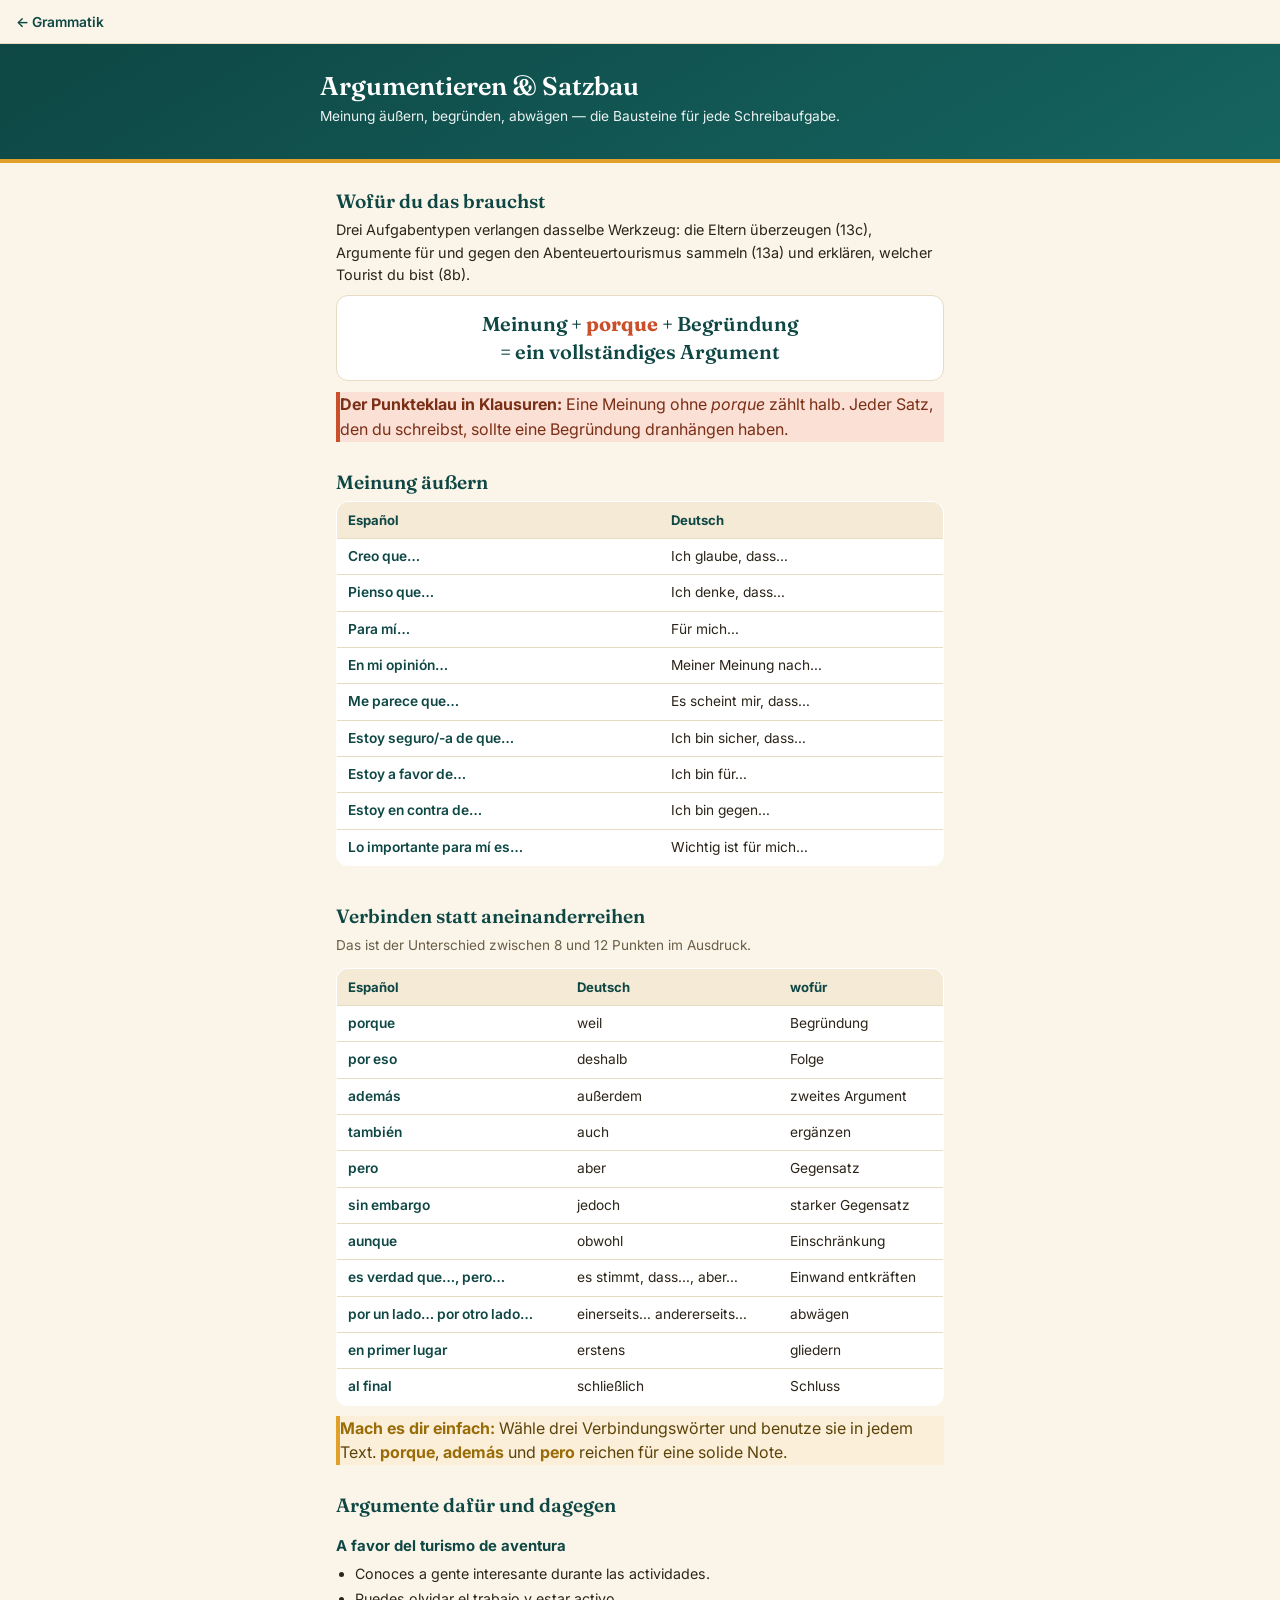
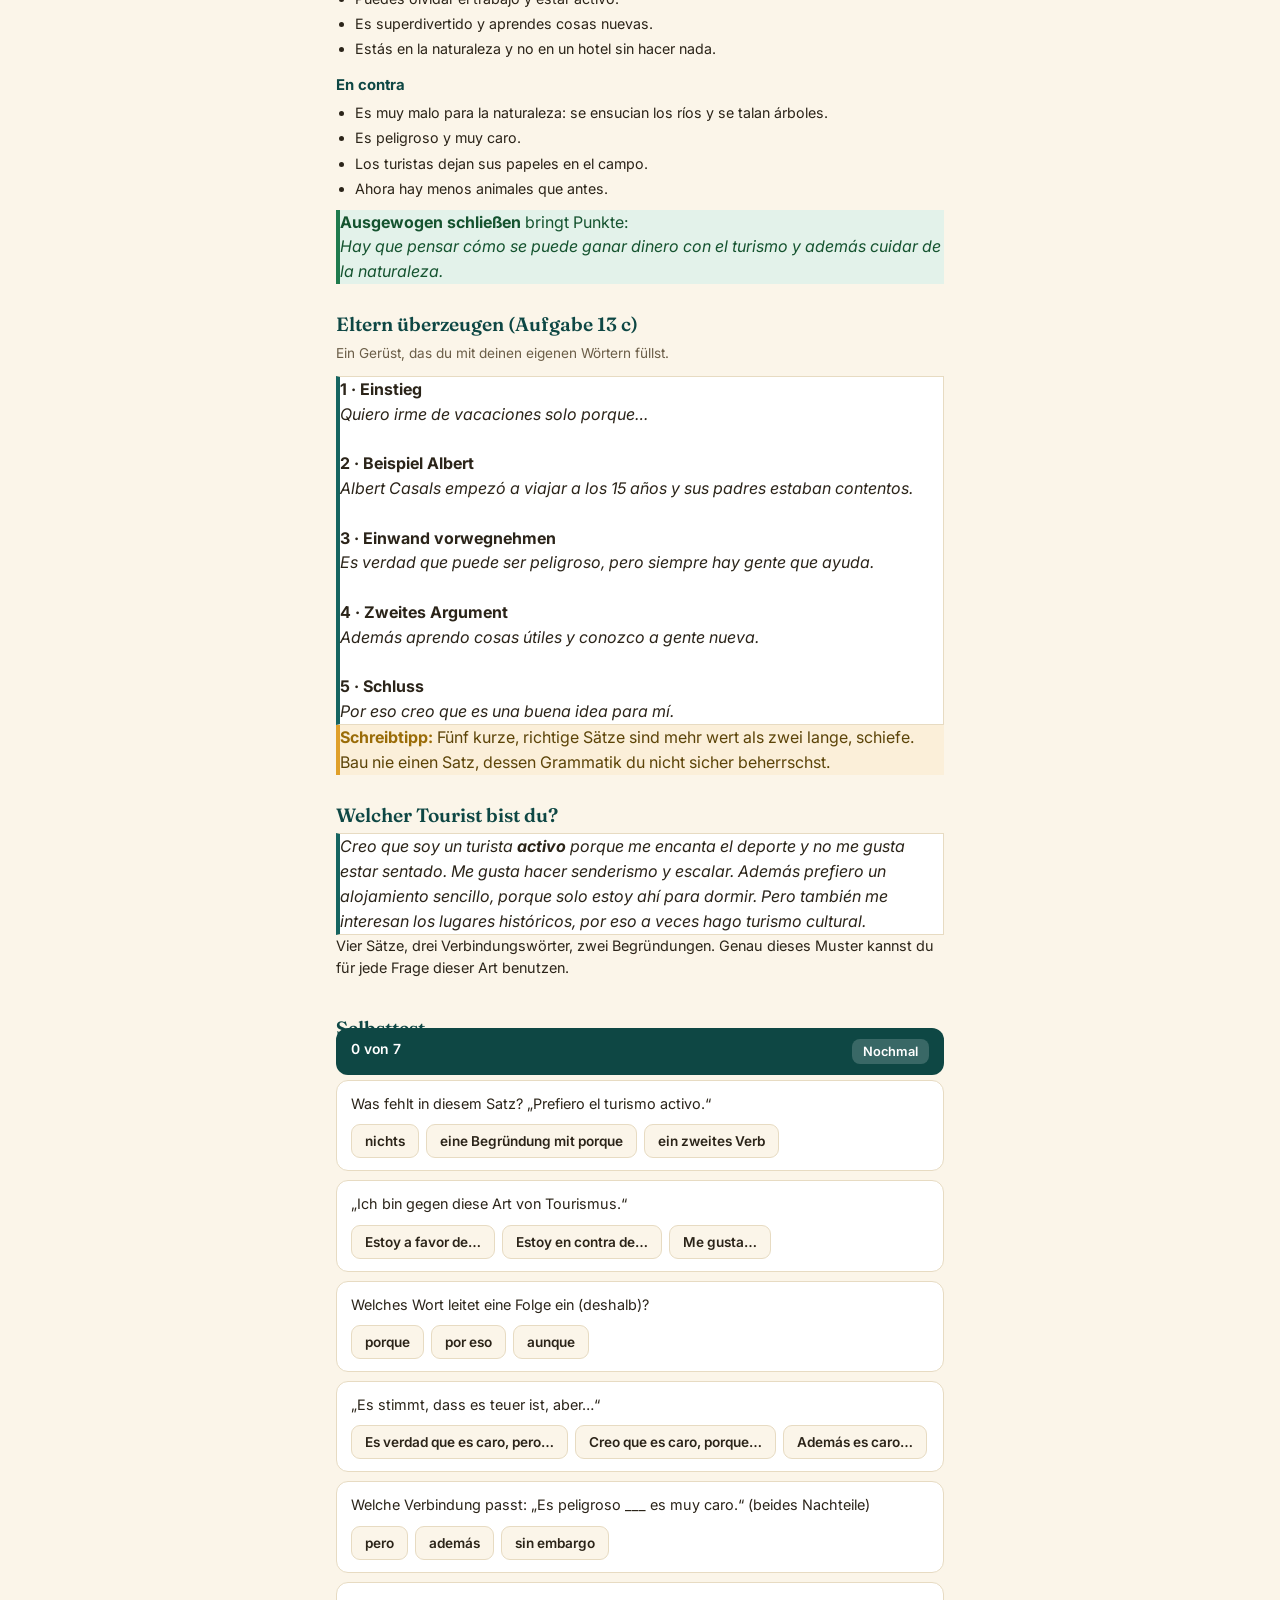
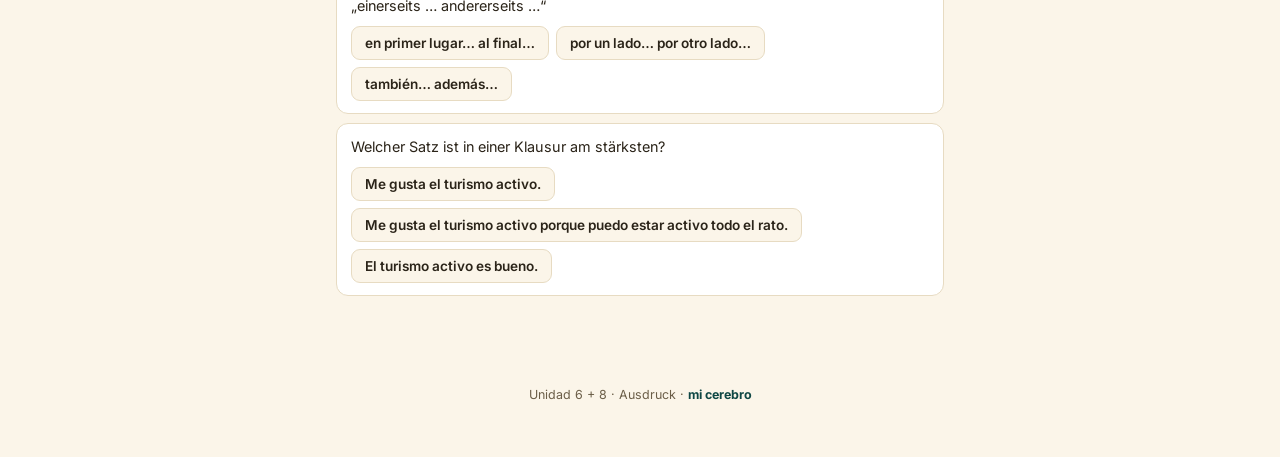
<file: mi-cerebro 2/docs/espanol/lernzettel/argumentieren.html>
<!DOCTYPE html>
<html lang="de">
<head>
<meta charset="UTF-8">
<meta name="viewport" content="width=device-width, initial-scale=1.0">
<meta name="theme-color" content="#0E4744">
<title>Argumentieren &amp; Satzbau</title>
<link href="https://fonts.googleapis.com/css2?family=Fraunces:opsz,wght@9..144,500;9..144,600&family=Inter:wght@400;500;600;700&display=swap" rel="stylesheet">
<style>
:root{--paper:#FBF5E9;--paper2:#F4EAD6;--ink:#2B2419;--soft:#6B5E48;--teal:#156460;--teal-deep:#0E4744;--terra:#C9502B;--gold:#E0A02A;--card:#fff;--line:#E7DBC2;--ok:#1f7a4d;--warn:#9a6c08}
*{box-sizing:border-box;margin:0;padding:0}
body{background:var(--paper);color:var(--ink);font-family:'Inter',system-ui,sans-serif;line-height:1.55;-webkit-font-smoothing:antialiased;padding-bottom:44px}
.wrap{max-width:640px;margin:0 auto;padding:0 16px}
header{background:linear-gradient(150deg,var(--teal-deep),var(--teal));color:#fff;padding:28px 16px 22px;border-bottom:4px solid var(--gold)}
header .in{max-width:640px;margin:0 auto}
header h1{font-family:'Fraunces',serif;font-weight:600;font-size:1.6rem;line-height:1.15}
header p{font-size:.86rem;opacity:.92;margin-top:5px}
section{padding:24px 0 2px}
h2{font-family:'Fraunces',serif;font-weight:600;font-size:1.2rem;margin-bottom:3px;color:var(--teal-deep)}
h3{font-size:.93rem;font-weight:700;color:var(--teal-deep);margin:14px 0 5px}
.sub{color:var(--soft);font-size:.85rem;margin-bottom:12px}
p{font-size:.9rem;margin-bottom:9px}
table{width:100%;border-collapse:collapse;background:var(--card);border:1px solid var(--line);border-radius:12px;overflow:hidden;font-size:.86rem;margin-bottom:10px}
th{background:var(--paper2);color:var(--teal-deep);text-align:left;padding:8px 11px;font-weight:700;font-size:.82rem}
td{padding:7px 11px;border-top:1px solid var(--line);vertical-align:top}
td.k{font-weight:600;color:var(--teal-deep);white-space:nowrap}
.hl{color:var(--terra);font-weight:700}
.box{border-radius:12px;padding:13px 15px;font-size:.88rem;margin-bottom:11px}
.rule{background:var(--card);border:1px solid var(--line);border-left:4px solid var(--teal)}
.tip{background:#FBEFD9;border-left:4px solid var(--gold);color:#5c4408}
.tip b{color:var(--warn)}
.warn{background:#FBE0D6;border-left:4px solid var(--terra);color:#7a2f16}
.ok{background:#E3F2EA;border-left:4px solid var(--ok);color:#15532f}
.big{font-family:'Fraunces',serif;font-size:1.25rem;font-weight:600;color:var(--teal-deep);text-align:center;padding:14px;background:var(--card);border:1px solid var(--line);border-radius:12px;margin-bottom:11px;line-height:1.4}
ul,ol{margin:0 0 10px 19px;font-size:.89rem}
li{margin:3px 0}
.q{background:var(--card);border:1px solid var(--line);border-radius:12px;padding:12px 14px;margin-bottom:9px}
.q .txt{font-size:.9rem;margin-bottom:9px}
.q .opts{display:flex;flex-wrap:wrap;gap:7px}
.q .opts button{border:1px solid var(--line);background:var(--paper);color:var(--ink);font-family:inherit;font-size:.85rem;font-weight:600;border-radius:9px;padding:8px 13px;cursor:pointer}
.q .opts button.right{background:#E3F2EA;border-color:var(--ok);color:var(--ok)}
.q .opts button.wrong{background:#FBE0D6;border-color:var(--terra);color:var(--terra)}
.q .fb{font-size:.83rem;color:var(--soft);margin-top:9px;display:none}
.q.answered .fb{display:block}
.score{position:sticky;bottom:10px;background:var(--teal-deep);color:#fff;border-radius:12px;padding:11px 15px;font-size:.87rem;font-weight:600;display:flex;justify-content:space-between;margin-top:14px}
.score button{border:none;background:rgba(255,255,255,.18);color:#fff;font-family:inherit;font-weight:600;font-size:.8rem;border-radius:8px;padding:5px 11px;cursor:pointer}
footer{text-align:center;color:var(--soft);font-size:.78rem;padding:26px 16px 8px}
footer b{color:var(--teal-deep)}
button:focus-visible{outline:3px solid var(--gold);outline-offset:2px}
@media(prefers-reduced-motion:reduce){*{transition:none!important}}

/* ---------- nur für den Ausdruck ---------- */
#printquiz{display:none}
.pq{border:1px solid var(--line);border-radius:10px;padding:10px 13px;margin-bottom:8px;background:var(--card)}
.pq .pt{font-size:.88rem;font-weight:600;margin-bottom:4px}
.pq .pa{font-size:.86rem;color:var(--ok);font-weight:600}
.pq .pf{font-size:.8rem;color:var(--soft);margin-top:3px}
@media print{
  body{background:#fff;padding:0}
  header{background:var(--teal-deep)!important;-webkit-print-color-adjust:exact;print-color-adjust:exact}
  .wrap{max-width:100%}
  #quiz,.score{display:none!important}
  #printquiz{display:block}
  section{page-break-inside:auto}
  table,.box,.big,.rule,.pq{page-break-inside:avoid}
  h2{page-break-after:avoid}
  th,td,.box,.big{-webkit-print-color-adjust:exact;print-color-adjust:exact}
}
.backbar{position:sticky;top:0;z-index:99;background:#FBF5E9;border-bottom:1px solid #E7DBC2;padding:9px 16px}.backbar a{color:#0E4744;text-decoration:none;font-weight:600;font-size:.86rem}
</style>
</head>
<body>
<div class="backbar"><a href="../grammatik.html">&larr; Grammatik</a></div>
<header><div class="in"><h1>Argumentieren &amp; Satzbau</h1><p>Meinung äußern, begründen, abwägen — die Bausteine für jede Schreibaufgabe.</p></div></header>
<div class="wrap">

<section>
  <h2>Wofür du das brauchst</h2>
  <p>Drei Aufgabentypen verlangen dasselbe Werkzeug: die Eltern überzeugen (13c), Argumente für und gegen den Abenteuertourismus sammeln (13a) und erklären, welcher Tourist du bist (8b).</p>
  <div class="big">Meinung + <span class="hl">porque</span> + Begründung<br>= ein vollständiges Argument</div>
  <div class="warn"><b>Der Punkteklau in Klausuren:</b> Eine Meinung ohne <i>porque</i> zählt halb.
  Jeder Satz, den du schreibst, sollte eine Begründung dranhängen haben.</div>
</section>

<section>
  <h2>Meinung äußern</h2>
  <table>
    <tr><th>Español</th><th>Deutsch</th></tr>
    <tr><td class="k">Creo que…</td><td>Ich glaube, dass…</td></tr>
    <tr><td class="k">Pienso que…</td><td>Ich denke, dass…</td></tr>
    <tr><td class="k">Para mí…</td><td>Für mich…</td></tr>
    <tr><td class="k">En mi opinión…</td><td>Meiner Meinung nach…</td></tr>
    <tr><td class="k">Me parece que…</td><td>Es scheint mir, dass…</td></tr>
    <tr><td class="k">Estoy seguro/-a de que…</td><td>Ich bin sicher, dass…</td></tr>
    <tr><td class="k">Estoy a favor de…</td><td>Ich bin für…</td></tr>
    <tr><td class="k">Estoy en contra de…</td><td>Ich bin gegen…</td></tr>
    <tr><td class="k">Lo importante para mí es…</td><td>Wichtig ist für mich…</td></tr>
  </table>
</section>

<section>
  <h2>Verbinden statt aneinanderreihen</h2>
  <div class="sub">Das ist der Unterschied zwischen 8 und 12 Punkten im Ausdruck.</div>
  <table>
    <tr><th>Español</th><th>Deutsch</th><th>wofür</th></tr>
    <tr><td class="k">porque</td><td>weil</td><td>Begründung</td></tr>
    <tr><td class="k">por eso</td><td>deshalb</td><td>Folge</td></tr>
    <tr><td class="k">además</td><td>außerdem</td><td>zweites Argument</td></tr>
    <tr><td class="k">también</td><td>auch</td><td>ergänzen</td></tr>
    <tr><td class="k">pero</td><td>aber</td><td>Gegensatz</td></tr>
    <tr><td class="k">sin embargo</td><td>jedoch</td><td>starker Gegensatz</td></tr>
    <tr><td class="k">aunque</td><td>obwohl</td><td>Einschränkung</td></tr>
    <tr><td class="k">es verdad que…, pero…</td><td>es stimmt, dass…, aber…</td><td>Einwand entkräften</td></tr>
    <tr><td class="k">por un lado… por otro lado…</td><td>einerseits… andererseits…</td><td>abwägen</td></tr>
    <tr><td class="k">en primer lugar</td><td>erstens</td><td>gliedern</td></tr>
    <tr><td class="k">al final</td><td>schließlich</td><td>Schluss</td></tr>
  </table>
  <div class="tip"><b>Mach es dir einfach:</b> Wähle drei Verbindungswörter und benutze sie in jedem Text.
  <b>porque</b>, <b>además</b> und <b>pero</b> reichen für eine solide Note.</div>
</section>

<section>
  <h2>Argumente dafür und dagegen</h2>
  <h3>A favor del turismo de aventura</h3>
  <ul>
    <li>Conoces a gente interesante durante las actividades.</li>
    <li>Puedes olvidar el trabajo y estar activo.</li>
    <li>Es superdivertido y aprendes cosas nuevas.</li>
    <li>Estás en la naturaleza y no en un hotel sin hacer nada.</li>
  </ul>
  <h3>En contra</h3>
  <ul>
    <li>Es muy malo para la naturaleza: se ensucian los ríos y se talan árboles.</li>
    <li>Es peligroso y muy caro.</li>
    <li>Los turistas dejan sus papeles en el campo.</li>
    <li>Ahora hay menos animales que antes.</li>
  </ul>
  <div class="ok"><b>Ausgewogen schließen</b> bringt Punkte:<br>
  <i>Hay que pensar cómo se puede ganar dinero con el turismo y además cuidar de la naturaleza.</i></div>
</section>

<section>
  <h2>Eltern überzeugen (Aufgabe 13 c)</h2>
  <div class="sub">Ein Gerüst, das du mit deinen eigenen Wörtern füllst.</div>
  <div class="rule">
  <b>1 · Einstieg</b><br><i>Quiero irme de vacaciones solo porque…</i><br><br>
  <b>2 · Beispiel Albert</b><br><i>Albert Casals empezó a viajar a los 15 años y sus padres estaban contentos.</i><br><br>
  <b>3 · Einwand vorwegnehmen</b><br><i>Es verdad que puede ser peligroso, pero siempre hay gente que ayuda.</i><br><br>
  <b>4 · Zweites Argument</b><br><i>Además aprendo cosas útiles y conozco a gente nueva.</i><br><br>
  <b>5 · Schluss</b><br><i>Por eso creo que es una buena idea para mí.</i>
  </div>
  <div class="tip"><b>Schreibtipp:</b> Fünf kurze, richtige Sätze sind mehr wert als zwei lange, schiefe.
  Bau nie einen Satz, dessen Grammatik du nicht sicher beherrschst.</div>
</section>

<section>
  <h2>Welcher Tourist bist du?</h2>
  <div class="rule">
  <i>Creo que soy un turista <b>activo</b> porque me encanta el deporte y no me gusta estar sentado.
  Me gusta hacer senderismo y escalar. Además prefiero un alojamiento sencillo, porque solo estoy ahí para dormir.
  Pero también me interesan los lugares históricos, por eso a veces hago turismo cultural.</i>
  </div>
  <p>Vier Sätze, drei Verbindungswörter, zwei Begründungen. Genau dieses Muster kannst du für jede Frage dieser Art benutzen.</p>
</section>


<section>
  <h2>Selbsttest</h2>
  <div class="sub">Erst tippen, dann weiterlesen. Falsche Antworten zeigen dir die Regel dazu.</div>
  <div id="quiz"></div>
  <div class="score"><span id="sc">0 von 7</span><button type="button" onclick="reset()">Nochmal</button></div>
  <div id="printquiz"><div class="pq"><div class="pt">1. Was fehlt in diesem Satz? „Prefiero el turismo activo.“</div><div class="pa">&rarr; eine Begründung mit porque</div><div class="pf">Eine Begründung. Meinung ohne porque ist nur die halbe Antwort.</div></div>
<div class="pq"><div class="pt">2. „Ich bin gegen diese Art von Tourismus.“</div><div class="pa">&rarr; Estoy en contra de…</div><div class="pf">Estoy en contra de — a favor de heißt dafür.</div></div>
<div class="pq"><div class="pt">3. Welches Wort leitet eine Folge ein (deshalb)?</div><div class="pa">&rarr; por eso</div><div class="pf">por eso. porque = weil (Grund), por eso = deshalb (Folge).</div></div>
<div class="pq"><div class="pt">4. „Es stimmt, dass es teuer ist, aber…“</div><div class="pa">&rarr; Es verdad que es caro, pero…</div><div class="pf">Es verdad que…, pero… — damit entkräftest du einen Einwand. Sehr stark in Argumentationen.</div></div>
<div class="pq"><div class="pt">5. Welche Verbindung passt: „Es peligroso ___ es muy caro.“ (beides Nachteile)</div><div class="pa">&rarr; además</div><div class="pf">además (außerdem) — du fügst ein zweites Argument derselben Seite hinzu.</div></div>
<div class="pq"><div class="pt">6. „einerseits … andererseits …“</div><div class="pa">&rarr; por un lado… por otro lado…</div><div class="pf">por un lado… por otro lado… — perfekt zum Abwägen.</div></div>
<div class="pq"><div class="pt">7. Welcher Satz ist in einer Klausur am stärksten?</div><div class="pa">&rarr; Me gusta el turismo activo porque puedo estar activo todo el rato.</div><div class="pf">Der mittlere: Meinung + Begründung + passender Wortschatz aus der Unidad.</div></div></div>
</section>
</div>
<footer>Unidad 6 + 8 · Ausdruck · <b>mi cerebro</b></footer>
<script>
const Q=[{"t": "Was fehlt in diesem Satz? „Prefiero el turismo activo.“", "o": ["nichts", "eine Begründung mit porque", "ein zweites Verb"], "a": 1, "f": "Eine Begründung. Meinung ohne porque ist nur die halbe Antwort."}, {"t": "„Ich bin gegen diese Art von Tourismus.“", "o": ["Estoy a favor de…", "Estoy en contra de…", "Me gusta…"], "a": 1, "f": "Estoy en contra de — a favor de heißt dafür."}, {"t": "Welches Wort leitet eine Folge ein (deshalb)?", "o": ["porque", "por eso", "aunque"], "a": 1, "f": "por eso. porque = weil (Grund), por eso = deshalb (Folge)."}, {"t": "„Es stimmt, dass es teuer ist, aber…“", "o": ["Es verdad que es caro, pero…", "Creo que es caro, porque…", "Además es caro…"], "a": 0, "f": "Es verdad que…, pero… — damit entkräftest du einen Einwand. Sehr stark in Argumentationen."}, {"t": "Welche Verbindung passt: „Es peligroso ___ es muy caro.“ (beides Nachteile)", "o": ["pero", "además", "sin embargo"], "a": 1, "f": "además (außerdem) — du fügst ein zweites Argument derselben Seite hinzu."}, {"t": "„einerseits … andererseits …“", "o": ["en primer lugar… al final…", "por un lado… por otro lado…", "también… además…"], "a": 1, "f": "por un lado… por otro lado… — perfekt zum Abwägen."}, {"t": "Welcher Satz ist in einer Klausur am stärksten?", "o": ["Me gusta el turismo activo.", "Me gusta el turismo activo porque puedo estar activo todo el rato.", "El turismo activo es bueno."], "a": 1, "f": "Der mittlere: Meinung + Begründung + passender Wortschatz aus der Unidad."}];
let done=0,right=0;
function render(){
  document.getElementById('quiz').innerHTML=Q.map((q,i)=>
    '<div class="q" id="q'+i+'"><div class="txt">'+q.t+'</div><div class="opts">'
    + q.o.map((o,j)=>'<button type="button" onclick="pick('+i+','+j+')">'+o+'</button>').join('')
    + '</div><div class="fb">'+q.f+'</div></div>').join('');
  done=0;right=0;upd();
}
function pick(i,j){
  const el=document.getElementById('q'+i);
  if(el.classList.contains('answered'))return;
  el.classList.add('answered');
  const bs=el.querySelectorAll('.opts button');
  bs[j].classList.add(j===Q[i].a?'right':'wrong');
  if(j!==Q[i].a)bs[Q[i].a].classList.add('right');
  done++; if(j===Q[i].a)right++;
  upd();
}
function upd(){
  const s=document.getElementById('sc');
  s.textContent=right+' von '+Q.length+(done===Q.length?(right/Q.length>=.8?'  ✓ sitzt':'  – nochmal ansehen'):'');
}
function reset(){render();window.scrollTo({top:0,behavior:'smooth'})}
render();
</script>
</body>
</html>
</file>
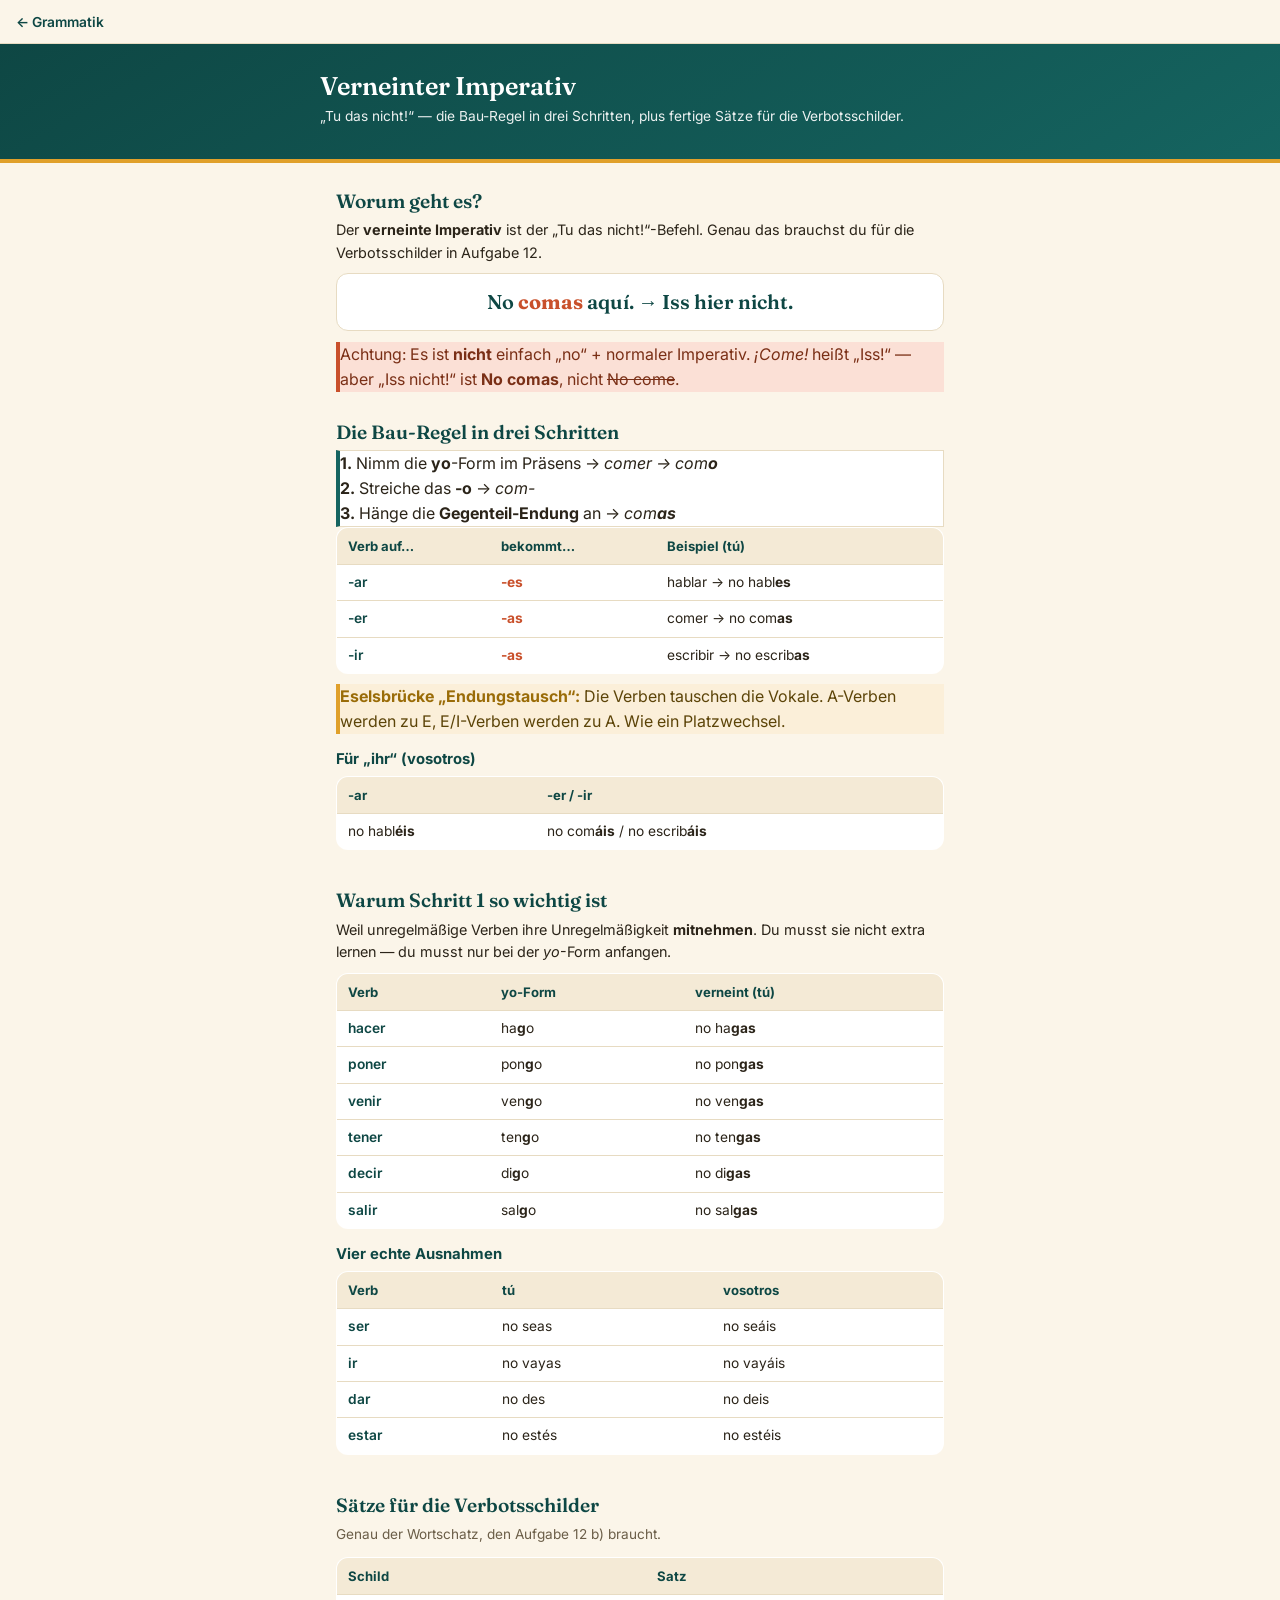
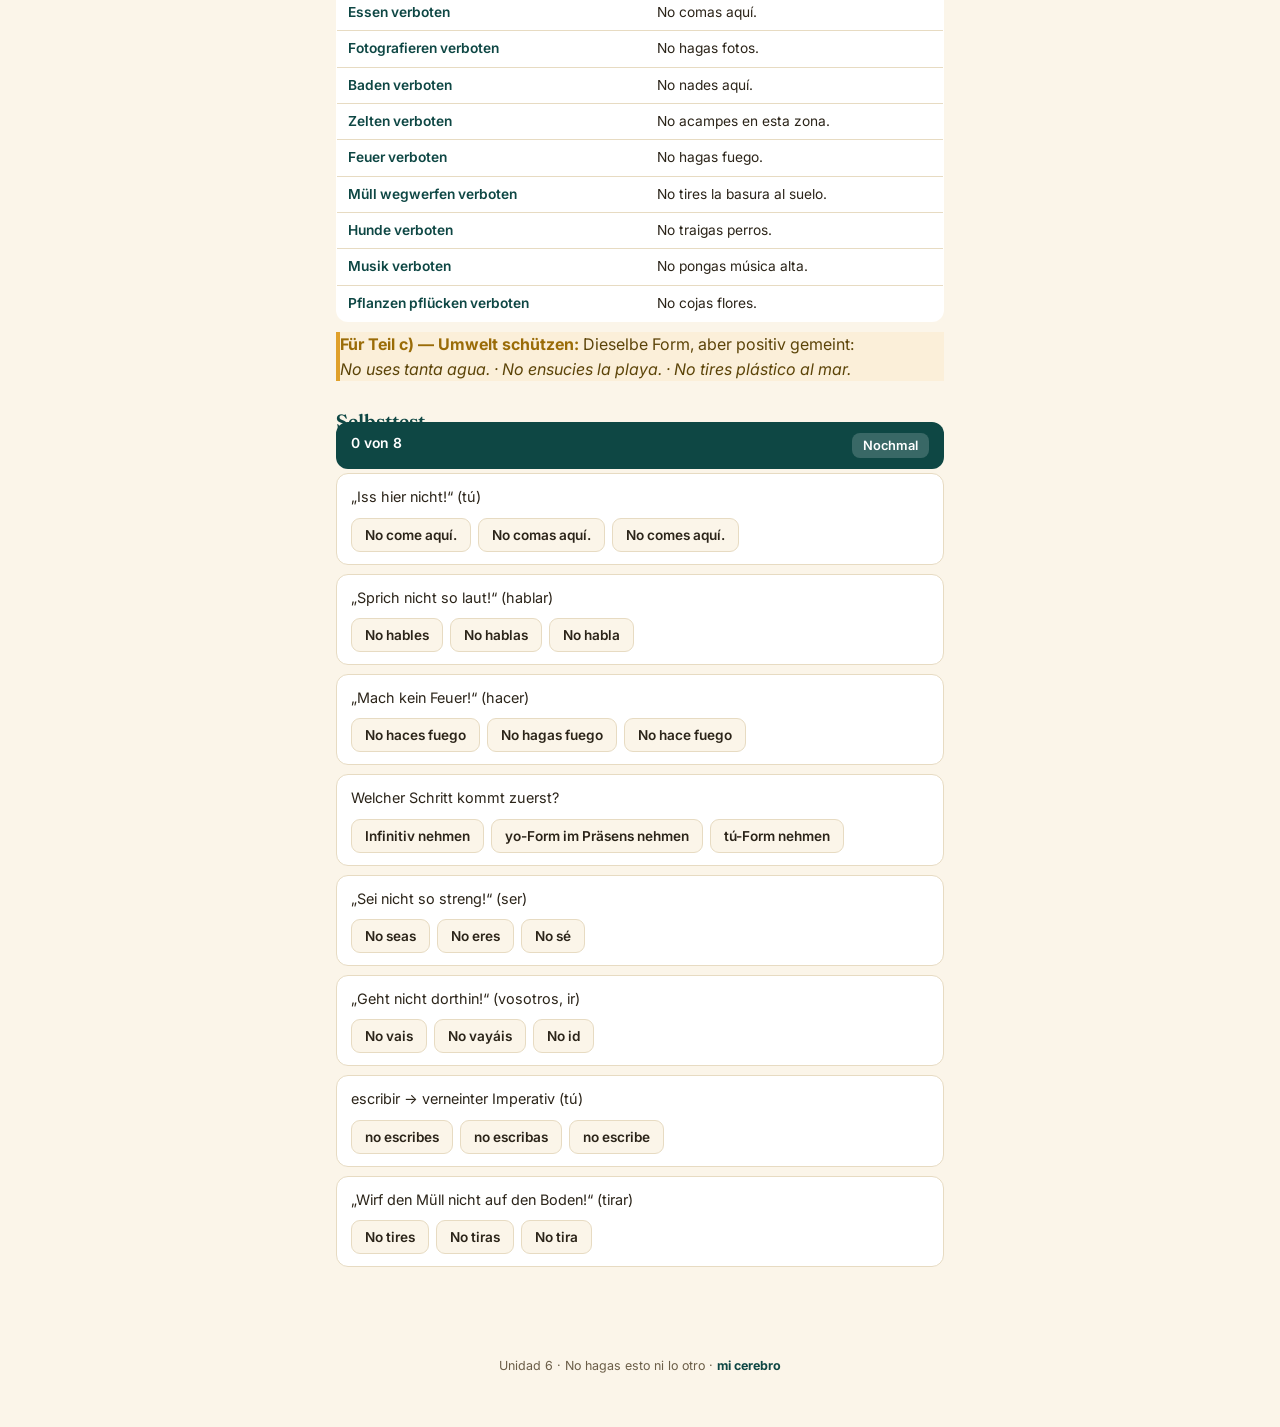
<file: mi-cerebro 2/docs/espanol/lernzettel/imperativo-negativo.html>
<!DOCTYPE html>
<html lang="de">
<head>
<meta charset="UTF-8">
<meta name="viewport" content="width=device-width, initial-scale=1.0">
<meta name="theme-color" content="#0E4744">
<title>Verneinter Imperativ</title>
<link href="https://fonts.googleapis.com/css2?family=Fraunces:opsz,wght@9..144,500;9..144,600&family=Inter:wght@400;500;600;700&display=swap" rel="stylesheet">
<style>
:root{--paper:#FBF5E9;--paper2:#F4EAD6;--ink:#2B2419;--soft:#6B5E48;--teal:#156460;--teal-deep:#0E4744;--terra:#C9502B;--gold:#E0A02A;--card:#fff;--line:#E7DBC2;--ok:#1f7a4d;--warn:#9a6c08}
*{box-sizing:border-box;margin:0;padding:0}
body{background:var(--paper);color:var(--ink);font-family:'Inter',system-ui,sans-serif;line-height:1.55;-webkit-font-smoothing:antialiased;padding-bottom:44px}
.wrap{max-width:640px;margin:0 auto;padding:0 16px}
header{background:linear-gradient(150deg,var(--teal-deep),var(--teal));color:#fff;padding:28px 16px 22px;border-bottom:4px solid var(--gold)}
header .in{max-width:640px;margin:0 auto}
header h1{font-family:'Fraunces',serif;font-weight:600;font-size:1.6rem;line-height:1.15}
header p{font-size:.86rem;opacity:.92;margin-top:5px}
section{padding:24px 0 2px}
h2{font-family:'Fraunces',serif;font-weight:600;font-size:1.2rem;margin-bottom:3px;color:var(--teal-deep)}
h3{font-size:.93rem;font-weight:700;color:var(--teal-deep);margin:14px 0 5px}
.sub{color:var(--soft);font-size:.85rem;margin-bottom:12px}
p{font-size:.9rem;margin-bottom:9px}
table{width:100%;border-collapse:collapse;background:var(--card);border:1px solid var(--line);border-radius:12px;overflow:hidden;font-size:.86rem;margin-bottom:10px}
th{background:var(--paper2);color:var(--teal-deep);text-align:left;padding:8px 11px;font-weight:700;font-size:.82rem}
td{padding:7px 11px;border-top:1px solid var(--line);vertical-align:top}
td.k{font-weight:600;color:var(--teal-deep);white-space:nowrap}
.hl{color:var(--terra);font-weight:700}
.box{border-radius:12px;padding:13px 15px;font-size:.88rem;margin-bottom:11px}
.rule{background:var(--card);border:1px solid var(--line);border-left:4px solid var(--teal)}
.tip{background:#FBEFD9;border-left:4px solid var(--gold);color:#5c4408}
.tip b{color:var(--warn)}
.warn{background:#FBE0D6;border-left:4px solid var(--terra);color:#7a2f16}
.ok{background:#E3F2EA;border-left:4px solid var(--ok);color:#15532f}
.big{font-family:'Fraunces',serif;font-size:1.25rem;font-weight:600;color:var(--teal-deep);text-align:center;padding:14px;background:var(--card);border:1px solid var(--line);border-radius:12px;margin-bottom:11px;line-height:1.4}
ul,ol{margin:0 0 10px 19px;font-size:.89rem}
li{margin:3px 0}
.q{background:var(--card);border:1px solid var(--line);border-radius:12px;padding:12px 14px;margin-bottom:9px}
.q .txt{font-size:.9rem;margin-bottom:9px}
.q .opts{display:flex;flex-wrap:wrap;gap:7px}
.q .opts button{border:1px solid var(--line);background:var(--paper);color:var(--ink);font-family:inherit;font-size:.85rem;font-weight:600;border-radius:9px;padding:8px 13px;cursor:pointer}
.q .opts button.right{background:#E3F2EA;border-color:var(--ok);color:var(--ok)}
.q .opts button.wrong{background:#FBE0D6;border-color:var(--terra);color:var(--terra)}
.q .fb{font-size:.83rem;color:var(--soft);margin-top:9px;display:none}
.q.answered .fb{display:block}
.score{position:sticky;bottom:10px;background:var(--teal-deep);color:#fff;border-radius:12px;padding:11px 15px;font-size:.87rem;font-weight:600;display:flex;justify-content:space-between;margin-top:14px}
.score button{border:none;background:rgba(255,255,255,.18);color:#fff;font-family:inherit;font-weight:600;font-size:.8rem;border-radius:8px;padding:5px 11px;cursor:pointer}
footer{text-align:center;color:var(--soft);font-size:.78rem;padding:26px 16px 8px}
footer b{color:var(--teal-deep)}
button:focus-visible{outline:3px solid var(--gold);outline-offset:2px}
@media(prefers-reduced-motion:reduce){*{transition:none!important}}

/* ---------- nur für den Ausdruck ---------- */
#printquiz{display:none}
.pq{border:1px solid var(--line);border-radius:10px;padding:10px 13px;margin-bottom:8px;background:var(--card)}
.pq .pt{font-size:.88rem;font-weight:600;margin-bottom:4px}
.pq .pa{font-size:.86rem;color:var(--ok);font-weight:600}
.pq .pf{font-size:.8rem;color:var(--soft);margin-top:3px}
@media print{
  body{background:#fff;padding:0}
  header{background:var(--teal-deep)!important;-webkit-print-color-adjust:exact;print-color-adjust:exact}
  .wrap{max-width:100%}
  #quiz,.score{display:none!important}
  #printquiz{display:block}
  section{page-break-inside:auto}
  table,.box,.big,.rule,.pq{page-break-inside:avoid}
  h2{page-break-after:avoid}
  th,td,.box,.big{-webkit-print-color-adjust:exact;print-color-adjust:exact}
}
.backbar{position:sticky;top:0;z-index:99;background:#FBF5E9;border-bottom:1px solid #E7DBC2;padding:9px 16px}.backbar a{color:#0E4744;text-decoration:none;font-weight:600;font-size:.86rem}
</style>
</head>
<body>
<div class="backbar"><a href="../grammatik.html">&larr; Grammatik</a></div>
<header><div class="in"><h1>Verneinter Imperativ</h1><p>„Tu das nicht!“ — die Bau-Regel in drei Schritten, plus fertige Sätze für die Verbotsschilder.</p></div></header>
<div class="wrap">

<section>
  <h2>Worum geht es?</h2>
  <p>Der <b>verneinte Imperativ</b> ist der „Tu das nicht!“-Befehl. Genau das brauchst du für die Verbotsschilder in Aufgabe 12.</p>
  <div class="big">No <span class="hl">comas</span> aquí. → Iss hier nicht.</div>
  <div class="warn">Achtung: Es ist <b>nicht</b> einfach „no“ + normaler Imperativ.
  <i>¡Come!</i> heißt „Iss!“ — aber „Iss nicht!“ ist <b>No comas</b>, nicht <s>No come</s>.</div>
</section>

<section>
  <h2>Die Bau-Regel in drei Schritten</h2>
  <div class="rule">
    <b>1.</b> Nimm die <b>yo</b>-Form im Präsens → <i>comer → com<b>o</b></i><br>
    <b>2.</b> Streiche das <b>-o</b> → <i>com-</i><br>
    <b>3.</b> Hänge die <b>Gegenteil-Endung</b> an → <i>com<b>as</b></i>
  </div>

  <table>
    <tr><th>Verb auf…</th><th>bekommt…</th><th>Beispiel (tú)</th></tr>
    <tr><td class="k">-ar</td><td><span class="hl">-es</span></td><td>hablar → no habl<b>es</b></td></tr>
    <tr><td class="k">-er</td><td><span class="hl">-as</span></td><td>comer → no com<b>as</b></td></tr>
    <tr><td class="k">-ir</td><td><span class="hl">-as</span></td><td>escribir → no escrib<b>as</b></td></tr>
  </table>

  <div class="tip"><b>Eselsbrücke „Endungstausch“:</b> Die Verben tauschen die Vokale.
  A-Verben werden zu E, E/I-Verben werden zu A. Wie ein Platzwechsel.</div>

  <h3>Für „ihr“ (vosotros)</h3>
  <table>
    <tr><th>-ar</th><th>-er / -ir</th></tr>
    <tr><td>no habl<b>éis</b></td><td>no com<b>áis</b> / no escrib<b>áis</b></td></tr>
  </table>
</section>

<section>
  <h2>Warum Schritt 1 so wichtig ist</h2>
  <p>Weil unregelmäßige Verben ihre Unregelmäßigkeit <b>mitnehmen</b>. Du musst sie nicht extra lernen — du musst nur bei der <i>yo</i>-Form anfangen.</p>
  <table>
    <tr><th>Verb</th><th>yo-Form</th><th>verneint (tú)</th></tr>
    <tr><td class="k">hacer</td><td>ha<b>g</b>o</td><td>no ha<b>gas</b></td></tr>
    <tr><td class="k">poner</td><td>pon<b>g</b>o</td><td>no pon<b>gas</b></td></tr>
    <tr><td class="k">venir</td><td>ven<b>g</b>o</td><td>no ven<b>gas</b></td></tr>
    <tr><td class="k">tener</td><td>ten<b>g</b>o</td><td>no ten<b>gas</b></td></tr>
    <tr><td class="k">decir</td><td>di<b>g</b>o</td><td>no di<b>gas</b></td></tr>
    <tr><td class="k">salir</td><td>sal<b>g</b>o</td><td>no sal<b>gas</b></td></tr>
  </table>

  <h3>Vier echte Ausnahmen</h3>
  <table>
    <tr><th>Verb</th><th>tú</th><th>vosotros</th></tr>
    <tr><td class="k">ser</td><td>no seas</td><td>no seáis</td></tr>
    <tr><td class="k">ir</td><td>no vayas</td><td>no vayáis</td></tr>
    <tr><td class="k">dar</td><td>no des</td><td>no deis</td></tr>
    <tr><td class="k">estar</td><td>no estés</td><td>no estéis</td></tr>
  </table>
</section>

<section>
  <h2>Sätze für die Verbotsschilder</h2>
  <div class="sub">Genau der Wortschatz, den Aufgabe 12 b) braucht.</div>
  <table>
    <tr><th>Schild</th><th>Satz</th></tr>
    <tr><td class="k">Essen verboten</td><td>No comas aquí.</td></tr>
    <tr><td class="k">Fotografieren verboten</td><td>No hagas fotos.</td></tr>
    <tr><td class="k">Baden verboten</td><td>No nades aquí.</td></tr>
    <tr><td class="k">Zelten verboten</td><td>No acampes en esta zona.</td></tr>
    <tr><td class="k">Feuer verboten</td><td>No hagas fuego.</td></tr>
    <tr><td class="k">Müll wegwerfen verboten</td><td>No tires la basura al suelo.</td></tr>
    <tr><td class="k">Hunde verboten</td><td>No traigas perros.</td></tr>
    <tr><td class="k">Musik verboten</td><td>No pongas música alta.</td></tr>
    <tr><td class="k">Pflanzen pflücken verboten</td><td>No cojas flores.</td></tr>
  </table>
  <div class="tip"><b>Für Teil c) — Umwelt schützen:</b> Dieselbe Form, aber positiv gemeint:<br>
  <i>No uses tanta agua. · No ensucies la playa. · No tires plástico al mar.</i></div>
</section>


<section>
  <h2>Selbsttest</h2>
  <div class="sub">Erst tippen, dann weiterlesen. Falsche Antworten zeigen dir die Regel dazu.</div>
  <div id="quiz"></div>
  <div class="score"><span id="sc">0 von 8</span><button type="button" onclick="reset()">Nochmal</button></div>
  <div id="printquiz"><div class="pq"><div class="pt">1. „Iss hier nicht!“ (tú)</div><div class="pa">&rarr; No comas aquí.</div><div class="pf">No comas — comer ist ein -er-Verb, bekommt also -as.</div></div>
<div class="pq"><div class="pt">2. „Sprich nicht so laut!“ (hablar)</div><div class="pa">&rarr; No hables</div><div class="pf">No hables — -ar-Verben bekommen -es.</div></div>
<div class="pq"><div class="pt">3. „Mach kein Feuer!“ (hacer)</div><div class="pa">&rarr; No hagas fuego</div><div class="pf">No hagas — von der yo-Form hago, -o weg, -as dran.</div></div>
<div class="pq"><div class="pt">4. Welcher Schritt kommt zuerst?</div><div class="pa">&rarr; yo-Form im Präsens nehmen</div><div class="pf">Die yo-Form. Nur so kommen unregelmäßige Stämme automatisch mit.</div></div>
<div class="pq"><div class="pt">5. „Sei nicht so streng!“ (ser)</div><div class="pa">&rarr; No seas</div><div class="pf">No seas — ser ist eine der vier echten Ausnahmen.</div></div>
<div class="pq"><div class="pt">6. „Geht nicht dorthin!“ (vosotros, ir)</div><div class="pa">&rarr; No vayáis</div><div class="pf">No vayáis — ir ist unregelmäßig, vosotros-Endung -áis.</div></div>
<div class="pq"><div class="pt">7. escribir → verneinter Imperativ (tú)</div><div class="pa">&rarr; no escribas</div><div class="pf">no escribas — -ir-Verben bekommen wie -er-Verben die Endung -as.</div></div>
<div class="pq"><div class="pt">8. „Wirf den Müll nicht auf den Boden!“ (tirar)</div><div class="pa">&rarr; No tires</div><div class="pf">No tires — tirar ist -ar, also -es.</div></div></div>
</section>
</div>
<footer>Unidad 6 · No hagas esto ni lo otro · <b>mi cerebro</b></footer>
<script>
const Q=[{"t": "„Iss hier nicht!“ (tú)", "o": ["No come aquí.", "No comas aquí.", "No comes aquí."], "a": 1, "f": "No comas — comer ist ein -er-Verb, bekommt also -as."}, {"t": "„Sprich nicht so laut!“ (hablar)", "o": ["No hables", "No hablas", "No habla"], "a": 0, "f": "No hables — -ar-Verben bekommen -es."}, {"t": "„Mach kein Feuer!“ (hacer)", "o": ["No haces fuego", "No hagas fuego", "No hace fuego"], "a": 1, "f": "No hagas — von der yo-Form hago, -o weg, -as dran."}, {"t": "Welcher Schritt kommt zuerst?", "o": ["Infinitiv nehmen", "yo-Form im Präsens nehmen", "tú-Form nehmen"], "a": 1, "f": "Die yo-Form. Nur so kommen unregelmäßige Stämme automatisch mit."}, {"t": "„Sei nicht so streng!“ (ser)", "o": ["No seas", "No eres", "No sé"], "a": 0, "f": "No seas — ser ist eine der vier echten Ausnahmen."}, {"t": "„Geht nicht dorthin!“ (vosotros, ir)", "o": ["No vais", "No vayáis", "No id"], "a": 1, "f": "No vayáis — ir ist unregelmäßig, vosotros-Endung -áis."}, {"t": "escribir → verneinter Imperativ (tú)", "o": ["no escribes", "no escribas", "no escribe"], "a": 1, "f": "no escribas — -ir-Verben bekommen wie -er-Verben die Endung -as."}, {"t": "„Wirf den Müll nicht auf den Boden!“ (tirar)", "o": ["No tires", "No tiras", "No tira"], "a": 0, "f": "No tires — tirar ist -ar, also -es."}];
let done=0,right=0;
function render(){
  document.getElementById('quiz').innerHTML=Q.map((q,i)=>
    '<div class="q" id="q'+i+'"><div class="txt">'+q.t+'</div><div class="opts">'
    + q.o.map((o,j)=>'<button type="button" onclick="pick('+i+','+j+')">'+o+'</button>').join('')
    + '</div><div class="fb">'+q.f+'</div></div>').join('');
  done=0;right=0;upd();
}
function pick(i,j){
  const el=document.getElementById('q'+i);
  if(el.classList.contains('answered'))return;
  el.classList.add('answered');
  const bs=el.querySelectorAll('.opts button');
  bs[j].classList.add(j===Q[i].a?'right':'wrong');
  if(j!==Q[i].a)bs[Q[i].a].classList.add('right');
  done++; if(j===Q[i].a)right++;
  upd();
}
function upd(){
  const s=document.getElementById('sc');
  s.textContent=right+' von '+Q.length+(done===Q.length?(right/Q.length>=.8?'  ✓ sitzt':'  – nochmal ansehen'):'');
}
function reset(){render();window.scrollTo({top:0,behavior:'smooth'})}
render();
</script>
</body>
</html>
</file>
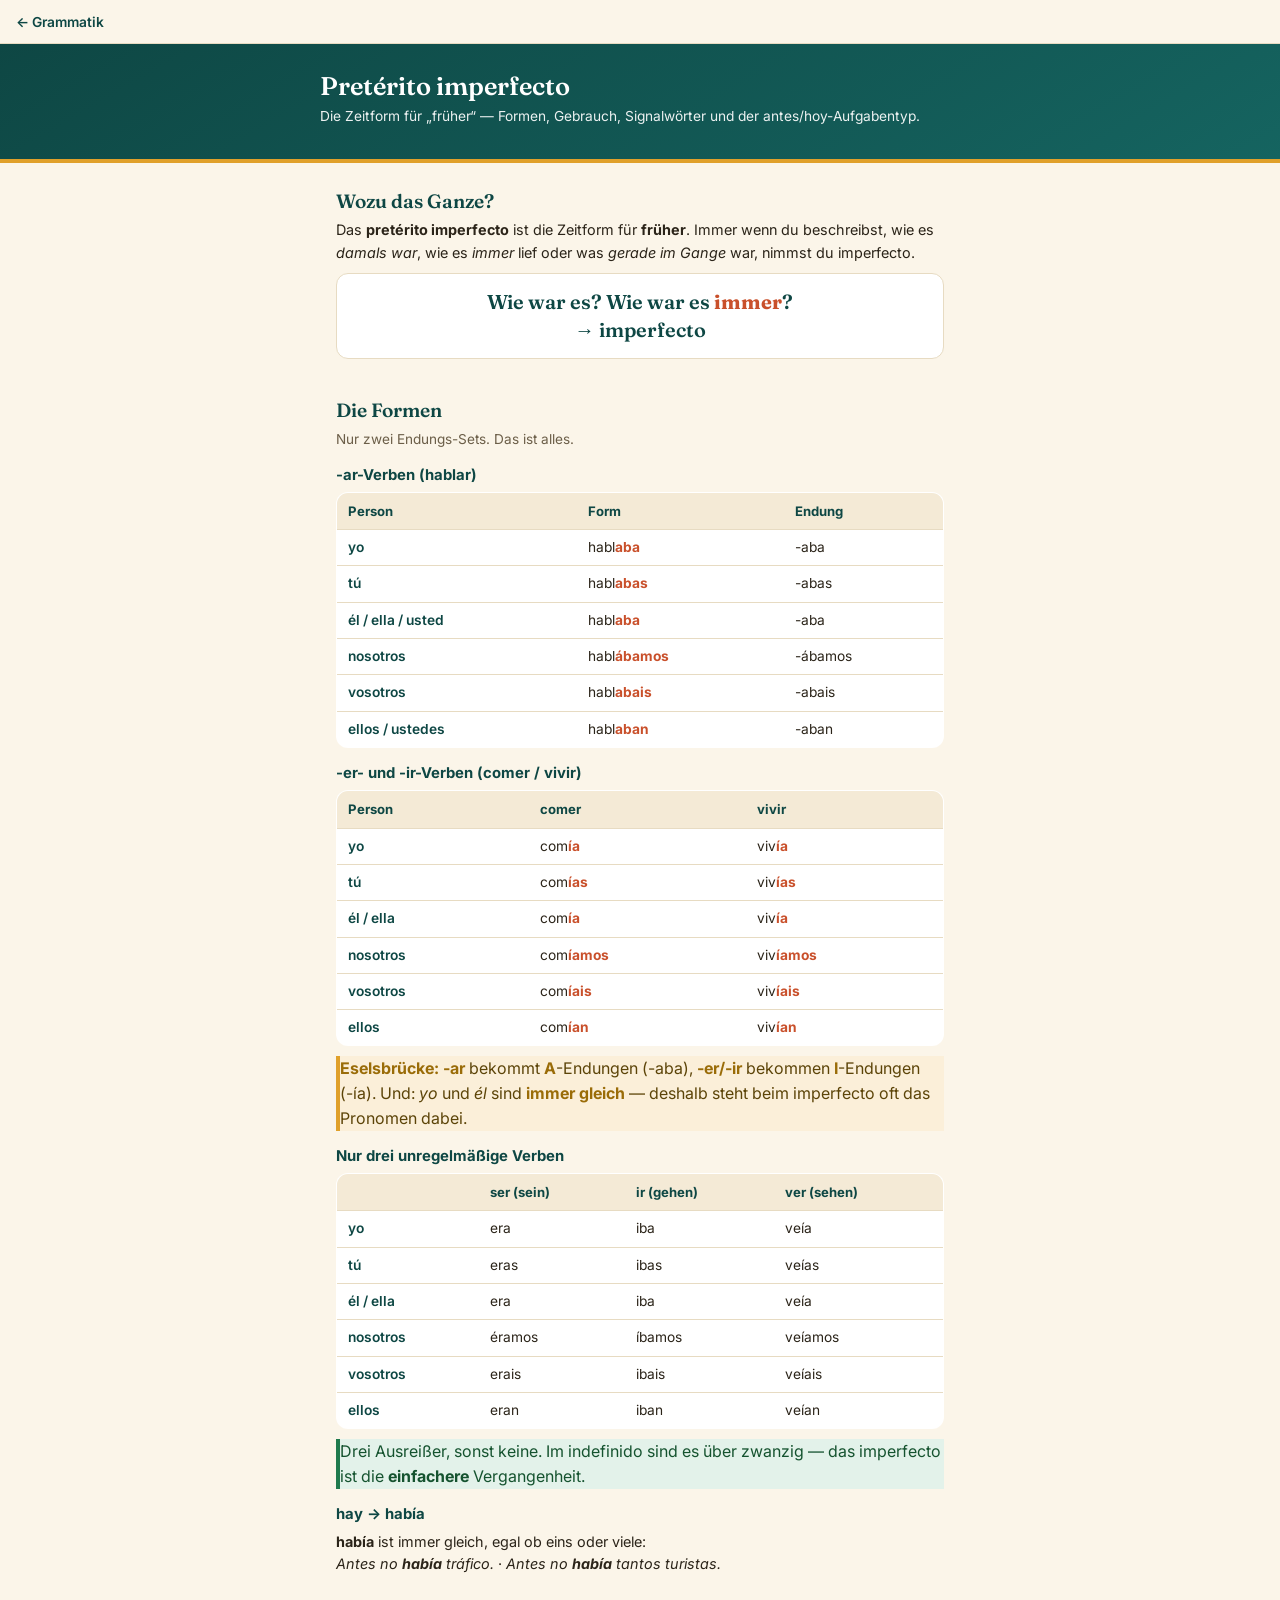
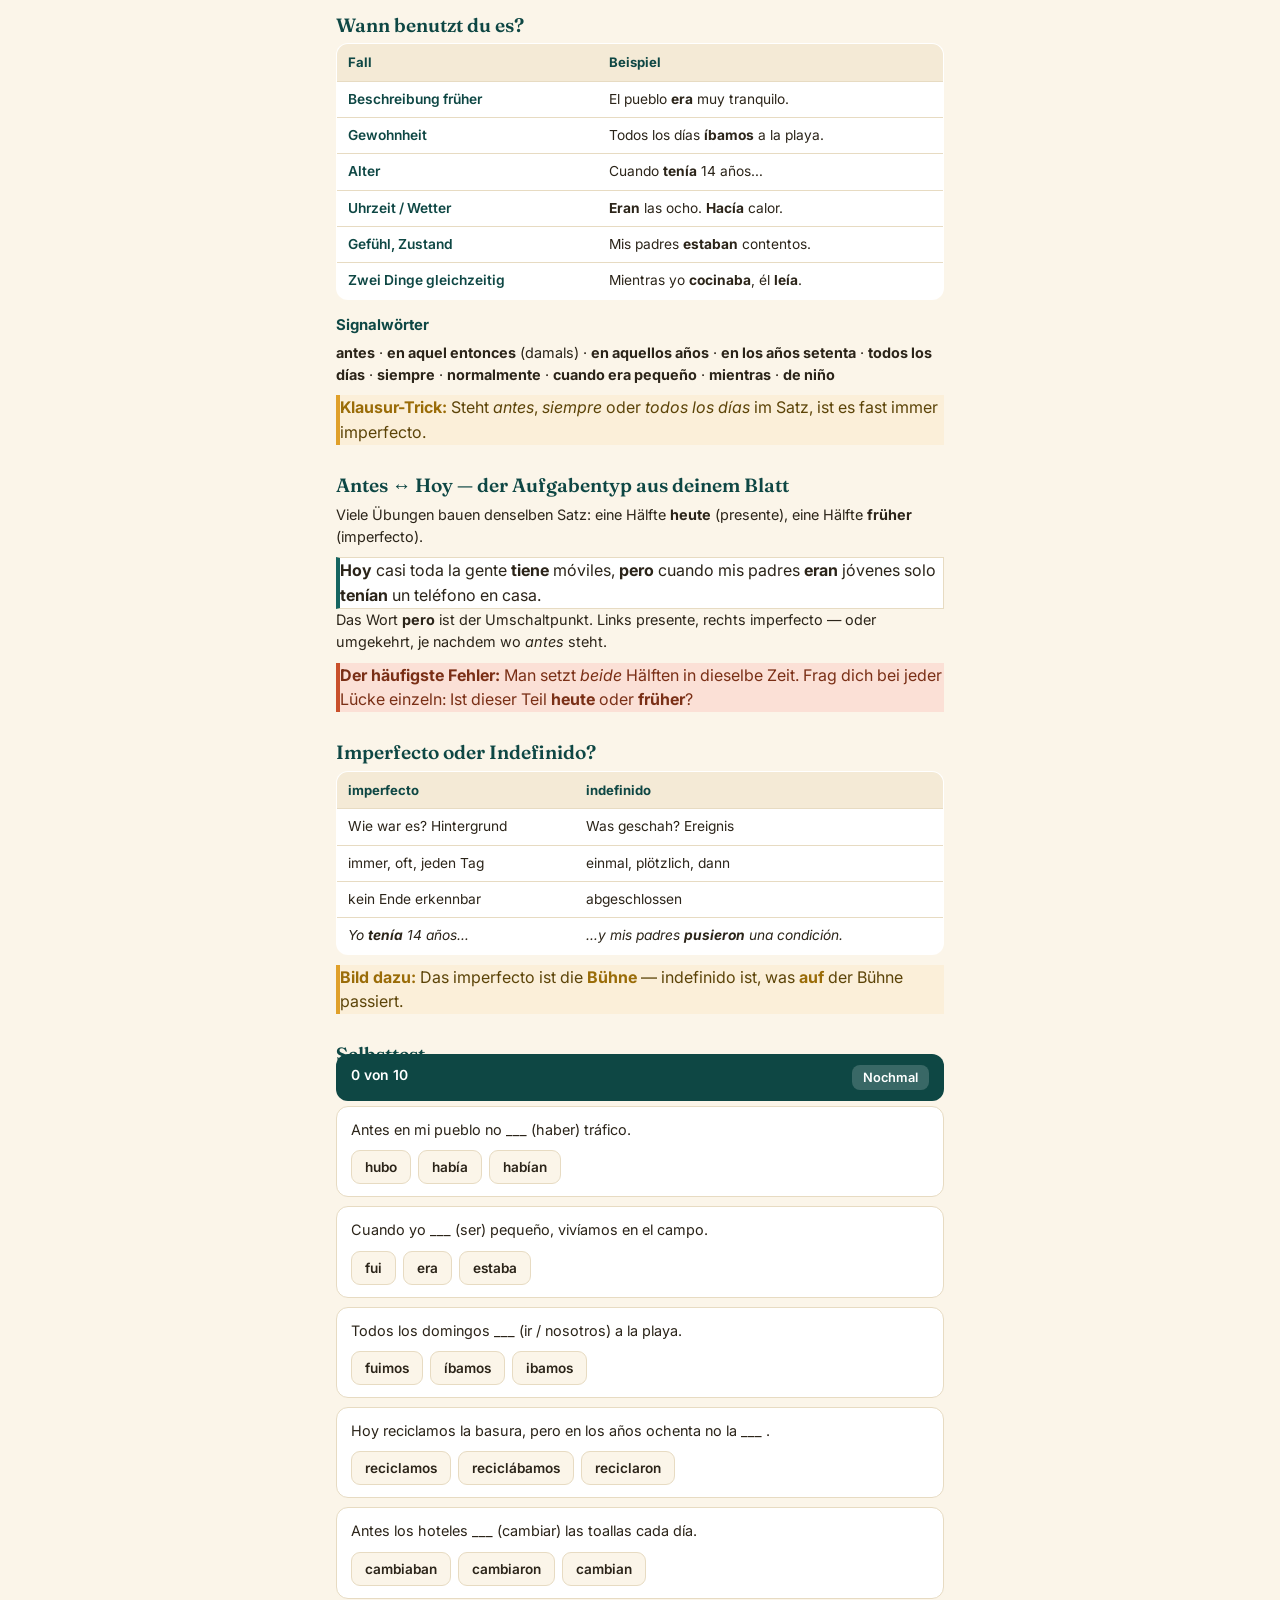
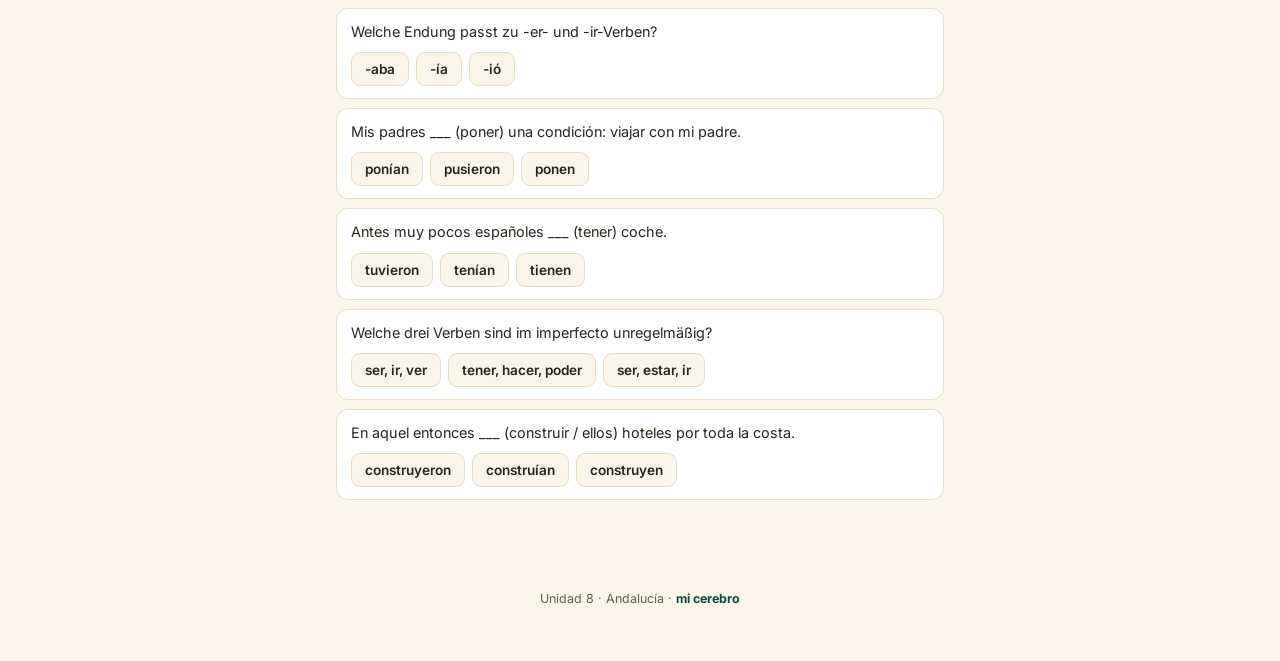
<file: mi-cerebro 2/docs/espanol/lernzettel/imperfecto.html>
<!DOCTYPE html>
<html lang="de">
<head>
<meta charset="UTF-8">
<meta name="viewport" content="width=device-width, initial-scale=1.0">
<meta name="theme-color" content="#0E4744">
<title>Pretérito imperfecto</title>
<link href="https://fonts.googleapis.com/css2?family=Fraunces:opsz,wght@9..144,500;9..144,600&family=Inter:wght@400;500;600;700&display=swap" rel="stylesheet">
<style>
:root{--paper:#FBF5E9;--paper2:#F4EAD6;--ink:#2B2419;--soft:#6B5E48;--teal:#156460;--teal-deep:#0E4744;--terra:#C9502B;--gold:#E0A02A;--card:#fff;--line:#E7DBC2;--ok:#1f7a4d;--warn:#9a6c08}
*{box-sizing:border-box;margin:0;padding:0}
body{background:var(--paper);color:var(--ink);font-family:'Inter',system-ui,sans-serif;line-height:1.55;-webkit-font-smoothing:antialiased;padding-bottom:44px}
.wrap{max-width:640px;margin:0 auto;padding:0 16px}
header{background:linear-gradient(150deg,var(--teal-deep),var(--teal));color:#fff;padding:28px 16px 22px;border-bottom:4px solid var(--gold)}
header .in{max-width:640px;margin:0 auto}
header h1{font-family:'Fraunces',serif;font-weight:600;font-size:1.6rem;line-height:1.15}
header p{font-size:.86rem;opacity:.92;margin-top:5px}
section{padding:24px 0 2px}
h2{font-family:'Fraunces',serif;font-weight:600;font-size:1.2rem;margin-bottom:3px;color:var(--teal-deep)}
h3{font-size:.93rem;font-weight:700;color:var(--teal-deep);margin:14px 0 5px}
.sub{color:var(--soft);font-size:.85rem;margin-bottom:12px}
p{font-size:.9rem;margin-bottom:9px}
table{width:100%;border-collapse:collapse;background:var(--card);border:1px solid var(--line);border-radius:12px;overflow:hidden;font-size:.86rem;margin-bottom:10px}
th{background:var(--paper2);color:var(--teal-deep);text-align:left;padding:8px 11px;font-weight:700;font-size:.82rem}
td{padding:7px 11px;border-top:1px solid var(--line);vertical-align:top}
td.k{font-weight:600;color:var(--teal-deep);white-space:nowrap}
.hl{color:var(--terra);font-weight:700}
.box{border-radius:12px;padding:13px 15px;font-size:.88rem;margin-bottom:11px}
.rule{background:var(--card);border:1px solid var(--line);border-left:4px solid var(--teal)}
.tip{background:#FBEFD9;border-left:4px solid var(--gold);color:#5c4408}
.tip b{color:var(--warn)}
.warn{background:#FBE0D6;border-left:4px solid var(--terra);color:#7a2f16}
.ok{background:#E3F2EA;border-left:4px solid var(--ok);color:#15532f}
.big{font-family:'Fraunces',serif;font-size:1.25rem;font-weight:600;color:var(--teal-deep);text-align:center;padding:14px;background:var(--card);border:1px solid var(--line);border-radius:12px;margin-bottom:11px;line-height:1.4}
ul,ol{margin:0 0 10px 19px;font-size:.89rem}
li{margin:3px 0}
.q{background:var(--card);border:1px solid var(--line);border-radius:12px;padding:12px 14px;margin-bottom:9px}
.q .txt{font-size:.9rem;margin-bottom:9px}
.q .opts{display:flex;flex-wrap:wrap;gap:7px}
.q .opts button{border:1px solid var(--line);background:var(--paper);color:var(--ink);font-family:inherit;font-size:.85rem;font-weight:600;border-radius:9px;padding:8px 13px;cursor:pointer}
.q .opts button.right{background:#E3F2EA;border-color:var(--ok);color:var(--ok)}
.q .opts button.wrong{background:#FBE0D6;border-color:var(--terra);color:var(--terra)}
.q .fb{font-size:.83rem;color:var(--soft);margin-top:9px;display:none}
.q.answered .fb{display:block}
.score{position:sticky;bottom:10px;background:var(--teal-deep);color:#fff;border-radius:12px;padding:11px 15px;font-size:.87rem;font-weight:600;display:flex;justify-content:space-between;margin-top:14px}
.score button{border:none;background:rgba(255,255,255,.18);color:#fff;font-family:inherit;font-weight:600;font-size:.8rem;border-radius:8px;padding:5px 11px;cursor:pointer}
footer{text-align:center;color:var(--soft);font-size:.78rem;padding:26px 16px 8px}
footer b{color:var(--teal-deep)}
button:focus-visible{outline:3px solid var(--gold);outline-offset:2px}
@media(prefers-reduced-motion:reduce){*{transition:none!important}}

/* ---------- nur für den Ausdruck ---------- */
#printquiz{display:none}
.pq{border:1px solid var(--line);border-radius:10px;padding:10px 13px;margin-bottom:8px;background:var(--card)}
.pq .pt{font-size:.88rem;font-weight:600;margin-bottom:4px}
.pq .pa{font-size:.86rem;color:var(--ok);font-weight:600}
.pq .pf{font-size:.8rem;color:var(--soft);margin-top:3px}
@media print{
  body{background:#fff;padding:0}
  header{background:var(--teal-deep)!important;-webkit-print-color-adjust:exact;print-color-adjust:exact}
  .wrap{max-width:100%}
  #quiz,.score{display:none!important}
  #printquiz{display:block}
  section{page-break-inside:auto}
  table,.box,.big,.rule,.pq{page-break-inside:avoid}
  h2{page-break-after:avoid}
  th,td,.box,.big{-webkit-print-color-adjust:exact;print-color-adjust:exact}
}
.backbar{position:sticky;top:0;z-index:99;background:#FBF5E9;border-bottom:1px solid #E7DBC2;padding:9px 16px}.backbar a{color:#0E4744;text-decoration:none;font-weight:600;font-size:.86rem}
</style>
</head>
<body>
<div class="backbar"><a href="../grammatik.html">&larr; Grammatik</a></div>
<header><div class="in"><h1>Pretérito imperfecto</h1><p>Die Zeitform für „früher“ — Formen, Gebrauch, Signalwörter und der antes/hoy-Aufgabentyp.</p></div></header>
<div class="wrap">

<section>
  <h2>Wozu das Ganze?</h2>
  <p>Das <b>pretérito imperfecto</b> ist die Zeitform für <b>früher</b>. Immer wenn du beschreibst, wie es <i>damals war</i>, wie es <i>immer</i> lief oder was <i>gerade im Gange</i> war, nimmst du imperfecto.</p>
  <div class="big">Wie war es? Wie war es <span class="hl">immer</span>?<br>→ imperfecto</div>
</section>

<section>
  <h2>Die Formen</h2>
  <div class="sub">Nur zwei Endungs-Sets. Das ist alles.</div>

  <h3>-ar-Verben (hablar)</h3>
  <table>
    <tr><th>Person</th><th>Form</th><th>Endung</th></tr>
    <tr><td class="k">yo</td><td>habl<span class="hl">aba</span></td><td>-aba</td></tr>
    <tr><td class="k">tú</td><td>habl<span class="hl">abas</span></td><td>-abas</td></tr>
    <tr><td class="k">él / ella / usted</td><td>habl<span class="hl">aba</span></td><td>-aba</td></tr>
    <tr><td class="k">nosotros</td><td>habl<span class="hl">ábamos</span></td><td>-ábamos</td></tr>
    <tr><td class="k">vosotros</td><td>habl<span class="hl">abais</span></td><td>-abais</td></tr>
    <tr><td class="k">ellos / ustedes</td><td>habl<span class="hl">aban</span></td><td>-aban</td></tr>
  </table>

  <h3>-er- und -ir-Verben (comer / vivir)</h3>
  <table>
    <tr><th>Person</th><th>comer</th><th>vivir</th></tr>
    <tr><td class="k">yo</td><td>com<span class="hl">ía</span></td><td>viv<span class="hl">ía</span></td></tr>
    <tr><td class="k">tú</td><td>com<span class="hl">ías</span></td><td>viv<span class="hl">ías</span></td></tr>
    <tr><td class="k">él / ella</td><td>com<span class="hl">ía</span></td><td>viv<span class="hl">ía</span></td></tr>
    <tr><td class="k">nosotros</td><td>com<span class="hl">íamos</span></td><td>viv<span class="hl">íamos</span></td></tr>
    <tr><td class="k">vosotros</td><td>com<span class="hl">íais</span></td><td>viv<span class="hl">íais</span></td></tr>
    <tr><td class="k">ellos</td><td>com<span class="hl">ían</span></td><td>viv<span class="hl">ían</span></td></tr>
  </table>

  <div class="tip"><b>Eselsbrücke:</b> <b>-ar</b> bekommt <b>A</b>-Endungen (-aba), <b>-er/-ir</b> bekommen <b>I</b>-Endungen (-ía).
  Und: <i>yo</i> und <i>él</i> sind <b>immer gleich</b> — deshalb steht beim imperfecto oft das Pronomen dabei.</div>

  <h3>Nur drei unregelmäßige Verben</h3>
  <table>
    <tr><th></th><th>ser (sein)</th><th>ir (gehen)</th><th>ver (sehen)</th></tr>
    <tr><td class="k">yo</td><td>era</td><td>iba</td><td>veía</td></tr>
    <tr><td class="k">tú</td><td>eras</td><td>ibas</td><td>veías</td></tr>
    <tr><td class="k">él / ella</td><td>era</td><td>iba</td><td>veía</td></tr>
    <tr><td class="k">nosotros</td><td>éramos</td><td>íbamos</td><td>veíamos</td></tr>
    <tr><td class="k">vosotros</td><td>erais</td><td>ibais</td><td>veíais</td></tr>
    <tr><td class="k">ellos</td><td>eran</td><td>iban</td><td>veían</td></tr>
  </table>
  <div class="ok">Drei Ausreißer, sonst keine. Im indefinido sind es über zwanzig — das imperfecto ist die <b>einfachere</b> Vergangenheit.</div>

  <h3>hay → había</h3>
  <p><b>había</b> ist immer gleich, egal ob eins oder viele:<br>
  <i>Antes no <b>había</b> tráfico.</i> · <i>Antes no <b>había</b> tantos turistas.</i></p>
</section>

<section>
  <h2>Wann benutzt du es?</h2>
  <table>
    <tr><th>Fall</th><th>Beispiel</th></tr>
    <tr><td class="k">Beschreibung früher</td><td>El pueblo <b>era</b> muy tranquilo.</td></tr>
    <tr><td class="k">Gewohnheit</td><td>Todos los días <b>íbamos</b> a la playa.</td></tr>
    <tr><td class="k">Alter</td><td>Cuando <b>tenía</b> 14 años…</td></tr>
    <tr><td class="k">Uhrzeit / Wetter</td><td><b>Eran</b> las ocho. <b>Hacía</b> calor.</td></tr>
    <tr><td class="k">Gefühl, Zustand</td><td>Mis padres <b>estaban</b> contentos.</td></tr>
    <tr><td class="k">Zwei Dinge gleichzeitig</td><td>Mientras yo <b>cocinaba</b>, él <b>leía</b>.</td></tr>
  </table>

  <h3>Signalwörter</h3>
  <p><b>antes</b> · <b>en aquel entonces</b> (damals) · <b>en aquellos años</b> · <b>en los años setenta</b> ·
  <b>todos los días</b> · <b>siempre</b> · <b>normalmente</b> · <b>cuando era pequeño</b> · <b>mientras</b> · <b>de niño</b></p>
  <div class="tip"><b>Klausur-Trick:</b> Steht <i>antes</i>, <i>siempre</i> oder <i>todos los días</i> im Satz, ist es fast immer imperfecto.</div>
</section>

<section>
  <h2>Antes ↔ Hoy — der Aufgabentyp aus deinem Blatt</h2>
  <p>Viele Übungen bauen denselben Satz: eine Hälfte <b>heute</b> (presente), eine Hälfte <b>früher</b> (imperfecto).</p>
  <div class="rule">
    <b>Hoy</b> casi toda la gente <b>tiene</b> móviles, <b>pero</b> cuando mis padres <b>eran</b> jóvenes solo <b>tenían</b> un teléfono en casa.
  </div>
  <p>Das Wort <b>pero</b> ist der Umschaltpunkt. Links presente, rechts imperfecto — oder umgekehrt, je nachdem wo <i>antes</i> steht.</p>
  <div class="warn"><b>Der häufigste Fehler:</b> Man setzt <i>beide</i> Hälften in dieselbe Zeit. Frag dich bei jeder Lücke einzeln:
  Ist dieser Teil <b>heute</b> oder <b>früher</b>?</div>
</section>

<section>
  <h2>Imperfecto oder Indefinido?</h2>
  <table>
    <tr><th>imperfecto</th><th>indefinido</th></tr>
    <tr><td>Wie war es? Hintergrund</td><td>Was geschah? Ereignis</td></tr>
    <tr><td>immer, oft, jeden Tag</td><td>einmal, plötzlich, dann</td></tr>
    <tr><td>kein Ende erkennbar</td><td>abgeschlossen</td></tr>
    <tr><td><i>Yo <b>tenía</b> 14 años…</i></td><td><i>…y mis padres <b>pusieron</b> una condición.</i></td></tr>
  </table>
  <div class="tip"><b>Bild dazu:</b> Das imperfecto ist die <b>Bühne</b> — indefinido ist, was <b>auf</b> der Bühne passiert.</div>
</section>


<section>
  <h2>Selbsttest</h2>
  <div class="sub">Erst tippen, dann weiterlesen. Falsche Antworten zeigen dir die Regel dazu.</div>
  <div id="quiz"></div>
  <div class="score"><span id="sc">0 von 10</span><button type="button" onclick="reset()">Nochmal</button></div>
  <div id="printquiz"><div class="pq"><div class="pt">1. Antes en mi pueblo no ___ (haber) tráfico.</div><div class="pa">&rarr; había</div><div class="pf">había — bei „antes“ immer imperfecto, und había bleibt unverändert, auch bei Mehrzahl.</div></div>
<div class="pq"><div class="pt">2. Cuando yo ___ (ser) pequeño, vivíamos en el campo.</div><div class="pa">&rarr; era</div><div class="pf">era — ser im imperfecto: era, eras, era, éramos, erais, eran.</div></div>
<div class="pq"><div class="pt">3. Todos los domingos ___ (ir / nosotros) a la playa.</div><div class="pa">&rarr; íbamos</div><div class="pf">íbamos — Gewohnheit („todos los domingos“) und der Akzent auf dem í gehört dazu.</div></div>
<div class="pq"><div class="pt">4. Hoy reciclamos la basura, pero en los años ochenta no la ___ .</div><div class="pa">&rarr; reciclábamos</div><div class="pf">reciclábamos — die zweite Hälfte spielt früher, also imperfecto.</div></div>
<div class="pq"><div class="pt">5. Antes los hoteles ___ (cambiar) las toallas cada día.</div><div class="pa">&rarr; cambiaban</div><div class="pf">cambiaban — wiederholte Handlung in der Vergangenheit.</div></div>
<div class="pq"><div class="pt">6. Welche Endung passt zu -er- und -ir-Verben?</div><div class="pa">&rarr; -ía</div><div class="pf">-ía. Nur -ar-Verben bekommen -aba.</div></div>
<div class="pq"><div class="pt">7. Mis padres ___ (poner) una condición: viajar con mi padre.</div><div class="pa">&rarr; pusieron</div><div class="pf">pusieron — einmaliges, abgeschlossenes Ereignis → indefinido, nicht imperfecto.</div></div>
<div class="pq"><div class="pt">8. Antes muy pocos españoles ___ (tener) coche.</div><div class="pa">&rarr; tenían</div><div class="pf">tenían — Zustand früher, Signalwort „antes“.</div></div>
<div class="pq"><div class="pt">9. Welche drei Verben sind im imperfecto unregelmäßig?</div><div class="pa">&rarr; ser, ir, ver</div><div class="pf">ser (era), ir (iba), ver (veía) — sonst keine.</div></div>
<div class="pq"><div class="pt">10. En aquel entonces ___ (construir / ellos) hoteles por toda la costa.</div><div class="pa">&rarr; construían</div><div class="pf">construían — „en aquel entonces“ (damals) beschreibt, wie es damals lief.</div></div></div>
</section>
</div>
<footer>Unidad 8 · Andalucía · <b>mi cerebro</b></footer>
<script>
const Q=[{"t": "Antes en mi pueblo no ___ (haber) tráfico.", "o": ["hubo", "había", "habían"], "a": 1, "f": "había — bei „antes“ immer imperfecto, und había bleibt unverändert, auch bei Mehrzahl."}, {"t": "Cuando yo ___ (ser) pequeño, vivíamos en el campo.", "o": ["fui", "era", "estaba"], "a": 1, "f": "era — ser im imperfecto: era, eras, era, éramos, erais, eran."}, {"t": "Todos los domingos ___ (ir / nosotros) a la playa.", "o": ["fuimos", "íbamos", "ibamos"], "a": 1, "f": "íbamos — Gewohnheit („todos los domingos“) und der Akzent auf dem í gehört dazu."}, {"t": "Hoy reciclamos la basura, pero en los años ochenta no la ___ .", "o": ["reciclamos", "reciclábamos", "reciclaron"], "a": 1, "f": "reciclábamos — die zweite Hälfte spielt früher, also imperfecto."}, {"t": "Antes los hoteles ___ (cambiar) las toallas cada día.", "o": ["cambiaban", "cambiaron", "cambian"], "a": 0, "f": "cambiaban — wiederholte Handlung in der Vergangenheit."}, {"t": "Welche Endung passt zu -er- und -ir-Verben?", "o": ["-aba", "-ía", "-ió"], "a": 1, "f": "-ía. Nur -ar-Verben bekommen -aba."}, {"t": "Mis padres ___ (poner) una condición: viajar con mi padre.", "o": ["ponían", "pusieron", "ponen"], "a": 1, "f": "pusieron — einmaliges, abgeschlossenes Ereignis → indefinido, nicht imperfecto."}, {"t": "Antes muy pocos españoles ___ (tener) coche.", "o": ["tuvieron", "tenían", "tienen"], "a": 1, "f": "tenían — Zustand früher, Signalwort „antes“."}, {"t": "Welche drei Verben sind im imperfecto unregelmäßig?", "o": ["ser, ir, ver", "tener, hacer, poder", "ser, estar, ir"], "a": 0, "f": "ser (era), ir (iba), ver (veía) — sonst keine."}, {"t": "En aquel entonces ___ (construir / ellos) hoteles por toda la costa.", "o": ["construyeron", "construían", "construyen"], "a": 1, "f": "construían — „en aquel entonces“ (damals) beschreibt, wie es damals lief."}];
let done=0,right=0;
function render(){
  document.getElementById('quiz').innerHTML=Q.map((q,i)=>
    '<div class="q" id="q'+i+'"><div class="txt">'+q.t+'</div><div class="opts">'
    + q.o.map((o,j)=>'<button type="button" onclick="pick('+i+','+j+')">'+o+'</button>').join('')
    + '</div><div class="fb">'+q.f+'</div></div>').join('');
  done=0;right=0;upd();
}
function pick(i,j){
  const el=document.getElementById('q'+i);
  if(el.classList.contains('answered'))return;
  el.classList.add('answered');
  const bs=el.querySelectorAll('.opts button');
  bs[j].classList.add(j===Q[i].a?'right':'wrong');
  if(j!==Q[i].a)bs[Q[i].a].classList.add('right');
  done++; if(j===Q[i].a)right++;
  upd();
}
function upd(){
  const s=document.getElementById('sc');
  s.textContent=right+' von '+Q.length+(done===Q.length?(right/Q.length>=.8?'  ✓ sitzt':'  – nochmal ansehen'):'');
}
function reset(){render();window.scrollTo({top:0,behavior:'smooth'})}
render();
</script>
</body>
</html>
</file>
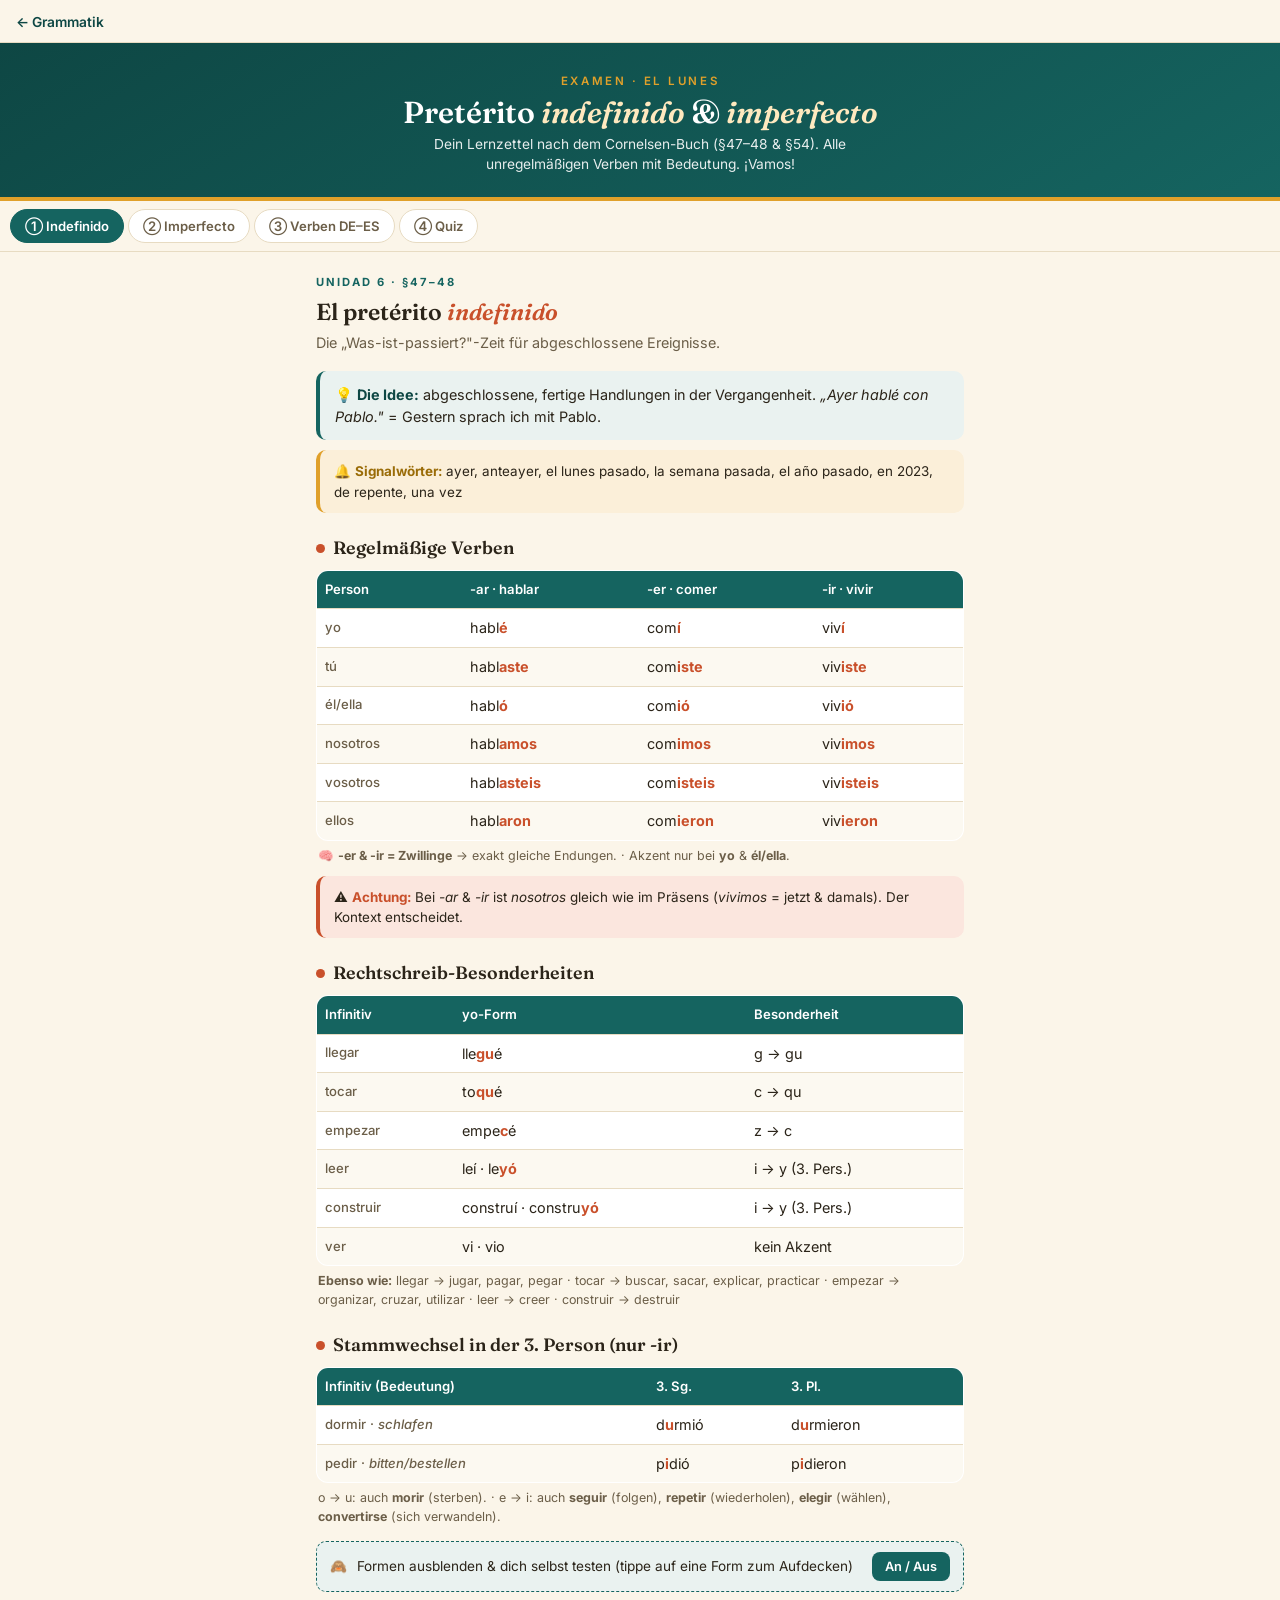
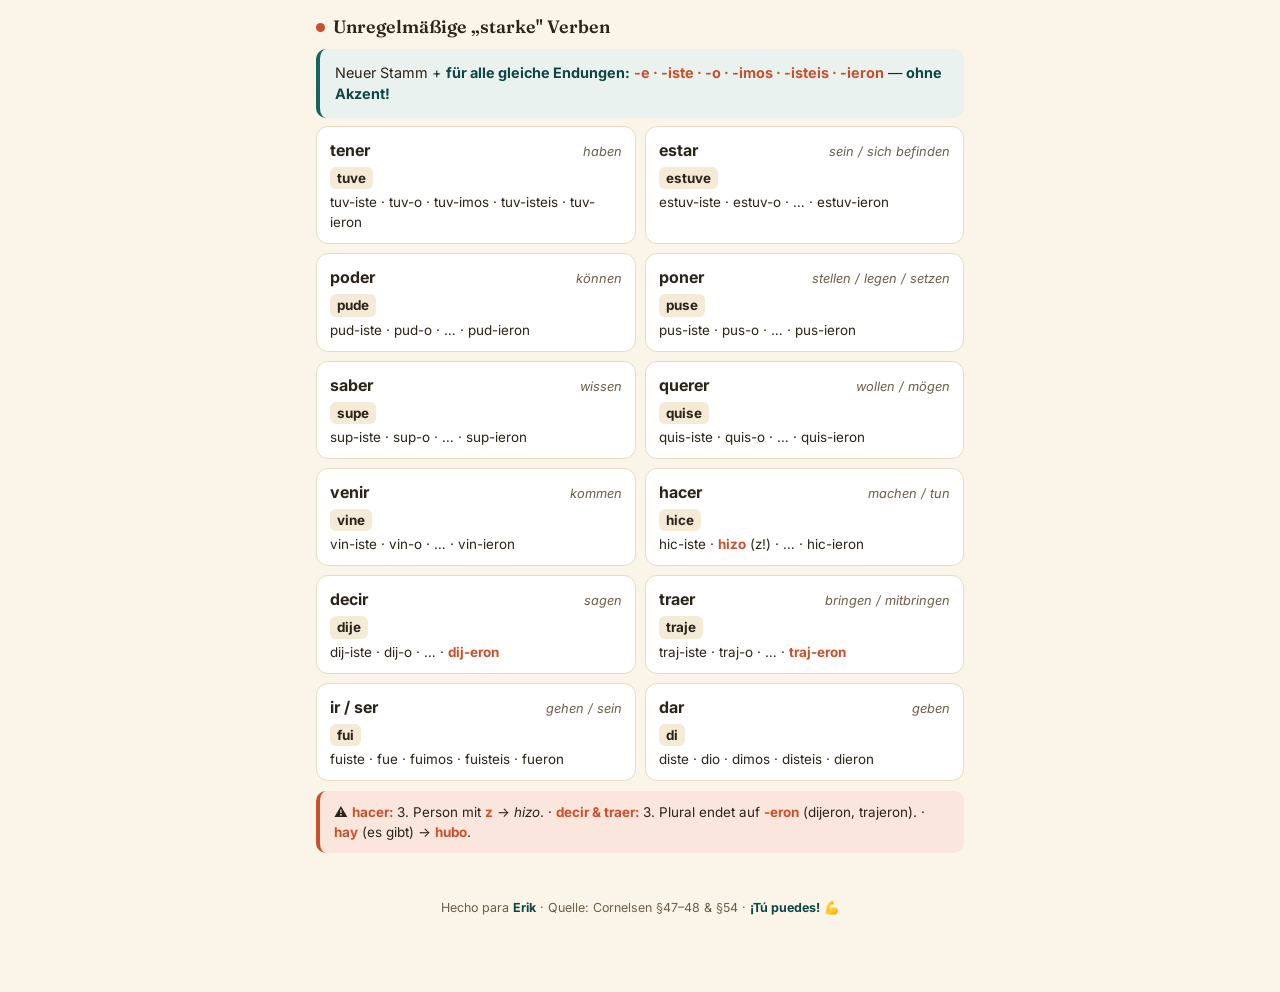
<file: mi-cerebro 2/docs/espanol/lernzettel/indefinido-imperfecto.html>
<!DOCTYPE html>
<html lang="de">
<head>
<meta charset="UTF-8">
<meta name="viewport" content="width=device-width, initial-scale=1.0">
<title>Lernzettel · Indefinido & Imperfecto</title>
<link rel="preconnect" href="https://fonts.googleapis.com">
<link rel="preconnect" href="https://fonts.gstatic.com" crossorigin>
<link href="https://fonts.googleapis.com/css2?family=Fraunces:opsz,wght@9..144,500;9..144,600;9..144,700&family=Inter:wght@400;500;600;700&display=swap" rel="stylesheet">
<style>
  :root{
    --paper:#FBF5E9; --paper2:#F4EAD6; --ink:#2B2419; --soft:#6B5E48;
    --teal:#156460; --teal-deep:#0E4744; --terra:#C9502B; --gold:#E0A02A;
    --card:#FFFFFF; --line:#E7DBC2; --ok:#1f7a4d;
  }
  *{box-sizing:border-box;margin:0;padding:0}
  html{scroll-behavior:smooth}
  body{
    background:var(--paper); color:var(--ink);
    font-family:'Inter',system-ui,sans-serif; line-height:1.5;
    -webkit-font-smoothing:antialiased; padding-bottom:64px;
  }
  .wrap{max-width:680px;margin:0 auto;padding:0 16px}

  /* HERO */
  header.hero{
    background:linear-gradient(150deg,var(--teal-deep),var(--teal));
    color:#fff; padding:30px 16px 22px; text-align:center;
    border-bottom:4px solid var(--gold);
  }
  .hero .eyebrow{font-size:.72rem;letter-spacing:.22em;text-transform:uppercase;color:var(--gold);font-weight:600}
  .hero h1{font-family:'Fraunces',serif;font-weight:600;font-size:1.9rem;line-height:1.1;margin:6px 0 4px}
  .hero h1 span{font-style:italic;color:#ffe9bf}
  .hero p{font-size:.86rem;opacity:.9;max-width:440px;margin:0 auto}

  /* TABS */
  nav.tabs{
    position:sticky;top:0;z-index:20;background:var(--paper);
    border-bottom:1px solid var(--line); display:flex; gap:4px;
    padding:8px 10px; overflow-x:auto; -webkit-overflow-scrolling:touch;
  }
  nav.tabs button{
    flex:0 0 auto; border:1px solid var(--line); background:var(--card);
    color:var(--soft); font-family:inherit; font-weight:600; font-size:.82rem;
    padding:8px 14px; border-radius:999px; cursor:pointer; white-space:nowrap;
    transition:all .15s;
  }
  nav.tabs button.active{background:var(--teal);color:#fff;border-color:var(--teal)}
  nav.tabs button:focus-visible{outline:3px solid var(--gold);outline-offset:2px}

  section.tab{display:none;padding:22px 0 10px;animation:fade .25s ease}
  section.tab.show{display:block}
  @keyframes fade{from{opacity:0;transform:translateY(6px)}to{opacity:1;transform:none}}

  .eyebrow2{font-size:.7rem;letter-spacing:.18em;text-transform:uppercase;color:var(--teal);font-weight:700;margin-bottom:4px}
  h2{font-family:'Fraunces',serif;font-weight:600;font-size:1.45rem;margin-bottom:2px}
  h2 em{color:var(--terra);font-style:italic}
  .lead{color:var(--soft);font-size:.9rem;margin-bottom:18px}
  h3{font-family:'Fraunces',serif;font-weight:600;font-size:1.12rem;margin:22px 0 8px;display:flex;align-items:center;gap:8px}
  h3 .dot{width:9px;height:9px;border-radius:50%;background:var(--terra);flex:0 0 auto}

  /* IDEA BOX */
  .idea{background:#EAF2F0;border-left:4px solid var(--teal);border-radius:10px;padding:13px 15px;margin:6px 0 4px;font-size:.9rem}
  .idea b{color:var(--teal-deep)}
  .signal{background:#FBEFD9;border-left:4px solid var(--gold);border-radius:10px;padding:11px 14px;font-size:.84rem;margin:10px 0}
  .signal b{color:#9a6c08}
  .warn{background:#FBE6DE;border-left:4px solid var(--terra);border-radius:10px;padding:11px 14px;font-size:.84rem;margin:10px 0}
  .warn b{color:var(--terra)}

  /* CONJUGATION TABLES */
  table{width:100%;border-collapse:collapse;background:var(--card);border:1px solid var(--line);border-radius:12px;overflow:hidden;margin:6px 0;font-size:.9rem}
  thead th{background:var(--teal);color:#fff;font-weight:600;font-size:.82rem;padding:9px 8px;text-align:left}
  tbody td,tbody th{padding:8px;border-top:1px solid var(--line);text-align:left;vertical-align:middle}
  tbody th{font-weight:500;color:var(--soft);font-size:.82rem;white-space:nowrap}
  .end{color:var(--terra);font-weight:700}
  .root{color:var(--ink)}
  tbody tr:nth-child(even) td,tbody tr:nth-child(even) th{background:#FCF9F1}
  .note{font-size:.78rem;color:var(--soft);margin:4px 2px 0}

  /* STRONG VERB CARDS */
  .grid{display:grid;grid-template-columns:1fr;gap:9px;margin:8px 0}
  @media(min-width:520px){.grid{grid-template-columns:1fr 1fr}}
  .vc{background:var(--card);border:1px solid var(--line);border-radius:12px;padding:11px 13px}
  .vc .top{display:flex;justify-content:space-between;align-items:baseline;gap:8px;margin-bottom:5px}
  .vc .inf{font-weight:700;font-size:1rem}
  .vc .de{font-size:.8rem;color:var(--soft);font-style:italic;text-align:right}
  .vc .forms{font-size:.84rem;color:var(--ink)}
  .vc .forms b{color:var(--terra)}
  .vc .yo{display:inline-block;background:var(--paper2);border-radius:6px;padding:1px 7px;font-weight:700;margin-bottom:3px}

  /* VERB LIST */
  .vlist{background:var(--card);border:1px solid var(--line);border-radius:12px;overflow:hidden;margin:6px 0}
  .vlist .row{display:flex;justify-content:space-between;gap:10px;padding:9px 13px;border-top:1px solid var(--line);font-size:.9rem}
  .vlist .row:first-child{border-top:none}
  .vlist .es{font-weight:600;color:var(--teal-deep)}
  .vlist .de{color:var(--soft);text-align:right}
  .vlist .row.irr .es::after{content:"★";color:var(--gold);font-size:.7rem;margin-left:5px;vertical-align:super}

  /* SELF TEST TOGGLE */
  .testbar{display:flex;align-items:center;gap:10px;background:#EAF2F0;border:1px dashed var(--teal);border-radius:10px;padding:10px 13px;margin:14px 0;font-size:.85rem}
  .testbar button{margin-left:auto;background:var(--teal);color:#fff;border:none;font-family:inherit;font-weight:600;font-size:.8rem;padding:7px 13px;border-radius:8px;cursor:pointer}
  body.hideforms .end, body.hideforms .vc .forms b, body.hideforms .vc .yo{
    background:var(--ink);color:var(--ink);border-radius:4px;cursor:pointer;transition:.15s
  }
  body.hideforms .reveal{background:transparent!important;color:var(--terra)!important}

  /* QUIZ */
  .quiz .q{background:var(--card);border:1px solid var(--line);border-radius:12px;padding:13px 15px;margin:10px 0}
  .quiz .ask{font-size:.95rem;font-weight:500;margin-bottom:9px}
  .quiz .ask .pill{display:inline-block;background:var(--paper2);color:var(--teal-deep);font-size:.7rem;font-weight:700;padding:2px 8px;border-radius:999px;margin-right:6px;text-transform:uppercase;letter-spacing:.04em}
  .quiz .ask b{color:var(--terra)}
  .quiz button.show-a{background:var(--teal);color:#fff;border:none;font-family:inherit;font-weight:600;font-size:.8rem;padding:7px 14px;border-radius:8px;cursor:pointer}
  .quiz button.show-a:focus-visible{outline:3px solid var(--gold);outline-offset:2px}
  .quiz .ans{display:none;margin-top:9px;padding:9px 12px;background:#EAF6EE;border-left:4px solid var(--ok);border-radius:8px;font-size:.92rem}
  .quiz .ans.open{display:block}
  .quiz .ans b{color:var(--ok)}

  footer{text-align:center;color:var(--soft);font-size:.78rem;padding:26px 16px 10px}
  footer b{color:var(--teal-deep)}
  @media(prefers-reduced-motion:reduce){*{animation:none!important;transition:none!important}}

  .backbar{position:sticky;top:0;z-index:99;background:#FBF5E9;border-bottom:1px solid #E7DBC2;padding:9px 16px}
  .backbar a{color:#0E4744;text-decoration:none;font-weight:600;font-size:.86rem;font-family:'Inter',system-ui,sans-serif}
</style>
</head>
<body>
<div class="backbar"><a href="../grammatik.html">&larr; Grammatik</a></div>

<header class="hero">
  <div class="eyebrow">Examen · el lunes</div>
  <h1>Pretérito <span>indefinido</span> & <span>imperfecto</span></h1>
  <p>Dein Lernzettel nach dem Cornelsen-Buch (§47–48 & §54). Alle unregelmäßigen Verben mit Bedeutung. ¡Vamos!</p>
</header>

<nav class="tabs" id="tabs">
  <button class="active" data-t="ind">① Indefinido</button>
  <button data-t="imp">② Imperfecto</button>
  <button data-t="verbs">③ Verben DE–ES</button>
  <button data-t="quiz">④ Quiz</button>
</nav>

<div class="wrap">

<!-- ================= INDEFINIDO ================= -->
<section class="tab show" id="ind">
  <div class="eyebrow2">Unidad 6 · §47–48</div>
  <h2>El pretérito <em>indefinido</em></h2>
  <p class="lead">Die „Was-ist-passiert?"-Zeit für abgeschlossene Ereignisse.</p>

  <div class="idea">💡 <b>Die Idee:</b> abgeschlossene, fertige Handlungen in der Vergangenheit. <i>„Ayer hablé con Pablo."</i> = Gestern sprach ich mit Pablo.</div>
  <div class="signal">🔔 <b>Signalwörter:</b> ayer, anteayer, el lunes pasado, la semana pasada, el año pasado, en 2023, de repente, una vez</div>

  <h3><span class="dot"></span>Regelmäßige Verben</h3>
  <table>
    <thead><tr><th>Person</th><th>-ar · hablar</th><th>-er · comer</th><th>-ir · vivir</th></tr></thead>
    <tbody>
      <tr><th>yo</th><td><span class="root">habl</span><span class="end">é</span></td><td>com<span class="end">í</span></td><td>viv<span class="end">í</span></td></tr>
      <tr><th>tú</th><td>habl<span class="end">aste</span></td><td>com<span class="end">iste</span></td><td>viv<span class="end">iste</span></td></tr>
      <tr><th>él/ella</th><td>habl<span class="end">ó</span></td><td>com<span class="end">ió</span></td><td>viv<span class="end">ió</span></td></tr>
      <tr><th>nosotros</th><td>habl<span class="end">amos</span></td><td>com<span class="end">imos</span></td><td>viv<span class="end">imos</span></td></tr>
      <tr><th>vosotros</th><td>habl<span class="end">asteis</span></td><td>com<span class="end">isteis</span></td><td>viv<span class="end">isteis</span></td></tr>
      <tr><th>ellos</th><td>habl<span class="end">aron</span></td><td>com<span class="end">ieron</span></td><td>viv<span class="end">ieron</span></td></tr>
    </tbody>
  </table>
  <p class="note">🧠 <b>-er & -ir = Zwillinge</b> → exakt gleiche Endungen. · Akzent nur bei <b>yo</b> & <b>él/ella</b>.</p>
  <div class="warn">⚠️ <b>Achtung:</b> Bei <i>-ar</i> & <i>-ir</i> ist <i>nosotros</i> gleich wie im Präsens (<i>vivimos</i> = jetzt & damals). Der Kontext entscheidet.</div>

  <h3><span class="dot"></span>Rechtschreib-Besonderheiten</h3>
  <table>
    <thead><tr><th>Infinitiv</th><th>yo-Form</th><th>Besonderheit</th></tr></thead>
    <tbody>
      <tr><th>llegar</th><td>lle<span class="end">gu</span>é</td><td>g → gu</td></tr>
      <tr><th>tocar</th><td>to<span class="end">qu</span>é</td><td>c → qu</td></tr>
      <tr><th>empezar</th><td>empe<span class="end">c</span>é</td><td>z → c</td></tr>
      <tr><th>leer</th><td>leí · le<span class="end">yó</span></td><td>i → y (3. Pers.)</td></tr>
      <tr><th>construir</th><td>construí · constru<span class="end">yó</span></td><td>i → y (3. Pers.)</td></tr>
      <tr><th>ver</th><td>vi · vio</td><td>kein Akzent</td></tr>
    </tbody>
  </table>
  <p class="note"><b>Ebenso wie:</b> llegar → jugar, pagar, pegar · tocar → buscar, sacar, explicar, practicar · empezar → organizar, cruzar, utilizar · leer → creer · construir → destruir</p>

  <h3><span class="dot"></span>Stammwechsel in der 3. Person (nur -ir)</h3>
  <table>
    <thead><tr><th>Infinitiv (Bedeutung)</th><th>3. Sg.</th><th>3. Pl.</th></tr></thead>
    <tbody>
      <tr><th>dormir · <i>schlafen</i></th><td>d<span class="end">u</span>rmió</td><td>d<span class="end">u</span>rmieron</td></tr>
      <tr><th>pedir · <i>bitten/bestellen</i></th><td>p<span class="end">i</span>dió</td><td>p<span class="end">i</span>dieron</td></tr>
    </tbody>
  </table>
  <p class="note">o → u: auch <b>morir</b> (sterben). · e → i: auch <b>seguir</b> (folgen), <b>repetir</b> (wiederholen), <b>elegir</b> (wählen), <b>convertirse</b> (sich verwandeln).</p>

  <div class="testbar">🙈 <span>Formen ausblenden & dich selbst testen (tippe auf eine Form zum Aufdecken)</span><button onclick="document.body.classList.toggle('hideforms')">An / Aus</button></div>

  <h3><span class="dot"></span>Unregelmäßige „starke" Verben</h3>
  <div class="idea">Neuer Stamm + <b>für alle gleiche Endungen:</b> <span class="end" style="color:var(--terra)">-e · -iste · -o · -imos · -isteis · -ieron</span> — <b>ohne Akzent!</b></div>
  <div class="grid">
    <div class="vc"><div class="top"><span class="inf">tener</span><span class="de">haben</span></div><div class="forms"><span class="yo">tuve</span><br>tuv-iste · tuv-o · tuv-imos · tuv-isteis · tuv-ieron</div></div>
    <div class="vc"><div class="top"><span class="inf">estar</span><span class="de">sein / sich befinden</span></div><div class="forms"><span class="yo">estuve</span><br>estuv-iste · estuv-o · … · estuv-ieron</div></div>
    <div class="vc"><div class="top"><span class="inf">poder</span><span class="de">können</span></div><div class="forms"><span class="yo">pude</span><br>pud-iste · pud-o · … · pud-ieron</div></div>
    <div class="vc"><div class="top"><span class="inf">poner</span><span class="de">stellen / legen / setzen</span></div><div class="forms"><span class="yo">puse</span><br>pus-iste · pus-o · … · pus-ieron</div></div>
    <div class="vc"><div class="top"><span class="inf">saber</span><span class="de">wissen</span></div><div class="forms"><span class="yo">supe</span><br>sup-iste · sup-o · … · sup-ieron</div></div>
    <div class="vc"><div class="top"><span class="inf">querer</span><span class="de">wollen / mögen</span></div><div class="forms"><span class="yo">quise</span><br>quis-iste · quis-o · … · quis-ieron</div></div>
    <div class="vc"><div class="top"><span class="inf">venir</span><span class="de">kommen</span></div><div class="forms"><span class="yo">vine</span><br>vin-iste · vin-o · … · vin-ieron</div></div>
    <div class="vc"><div class="top"><span class="inf">hacer</span><span class="de">machen / tun</span></div><div class="forms"><span class="yo">hice</span><br>hic-iste · <b>hizo</b> (z!) · … · hic-ieron</div></div>
    <div class="vc"><div class="top"><span class="inf">decir</span><span class="de">sagen</span></div><div class="forms"><span class="yo">dije</span><br>dij-iste · dij-o · … · <b>dij-eron</b></div></div>
    <div class="vc"><div class="top"><span class="inf">traer</span><span class="de">bringen / mitbringen</span></div><div class="forms"><span class="yo">traje</span><br>traj-iste · traj-o · … · <b>traj-eron</b></div></div>
    <div class="vc"><div class="top"><span class="inf">ir / ser</span><span class="de">gehen / sein</span></div><div class="forms"><span class="yo">fui</span><br>fuiste · fue · fuimos · fuisteis · fueron</div></div>
    <div class="vc"><div class="top"><span class="inf">dar</span><span class="de">geben</span></div><div class="forms"><span class="yo">di</span><br>diste · dio · dimos · disteis · dieron</div></div>
  </div>
  <div class="warn">⚠️ <b>hacer:</b> 3. Person mit <b>z</b> → <i>hizo</i>. · <b>decir & traer:</b> 3. Plural endet auf <b>-eron</b> (dijeron, trajeron). · <b>hay</b> (es gibt) → <b>hubo</b>.</div>
</section>

<!-- ================= IMPERFECTO ================= -->
<section class="tab" id="imp">
  <div class="eyebrow2">Unidad 8 · §54</div>
  <h2>El pretérito <em>imperfecto</em></h2>
  <p class="lead">Die „Wie-war-es-früher?"-Zeit für Gewohnheiten & Zustände.</p>

  <div class="idea">💡 <b>Die Idee:</b> beschreibt, wie etwas <b>früher war</b> — Gewohnheiten und Zustände. <i>„Antes siempre cambiábamos las toallas."</i> = Früher wechselten wir immer die Handtücher.</div>
  <div class="signal">🔔 <b>Signalwörter:</b> antes, en aquel entonces, en aquellos años, en el pasado, en los años…, cada día/semana/año, todos los días, normalmente, siempre</div>

  <h3><span class="dot"></span>Regelmäßige Verben</h3>
  <table>
    <thead><tr><th>Person</th><th>-ar · hablar</th><th>-er · comer</th><th>-ir · vivir</th></tr></thead>
    <tbody>
      <tr><th>yo</th><td>habl<span class="end">aba</span></td><td>com<span class="end">ía</span></td><td>viv<span class="end">ía</span></td></tr>
      <tr><th>tú</th><td>habl<span class="end">abas</span></td><td>com<span class="end">ías</span></td><td>viv<span class="end">ías</span></td></tr>
      <tr><th>él/ella</th><td>habl<span class="end">aba</span></td><td>com<span class="end">ía</span></td><td>viv<span class="end">ía</span></td></tr>
      <tr><th>nosotros</th><td>habl<span class="end">ábamos</span></td><td>com<span class="end">íamos</span></td><td>viv<span class="end">íamos</span></td></tr>
      <tr><th>vosotros</th><td>habl<span class="end">abais</span></td><td>com<span class="end">íais</span></td><td>viv<span class="end">íais</span></td></tr>
      <tr><th>ellos</th><td>habl<span class="end">aban</span></td><td>com<span class="end">ían</span></td><td>viv<span class="end">ían</span></td></tr>
    </tbody>
  </table>
  <p class="note">🧠 Wieder <b>-er & -ir = Zwillinge</b>. · 1. & 3. Person Singular sind <b>immer gleich</b> (hablaba = ich/er/sie). · Der Stamm wird nie betont.</p>

  <h3><span class="dot"></span>Die einzigen 3 Unregelmäßigen 🎉</h3>
  <table>
    <thead><tr><th>Person</th><th>ser · sein</th><th>ir · gehen</th><th>ver · sehen</th></tr></thead>
    <tbody>
      <tr><th>yo</th><td class="end">era</td><td class="end">iba</td><td>v<span class="end">eía</span></td></tr>
      <tr><th>tú</th><td class="end">eras</td><td class="end">ibas</td><td>v<span class="end">eías</span></td></tr>
      <tr><th>él/ella</th><td class="end">era</td><td class="end">iba</td><td>v<span class="end">eía</span></td></tr>
      <tr><th>nosotros</th><td class="end">éramos</td><td class="end">íbamos</td><td>v<span class="end">eíamos</span></td></tr>
      <tr><th>vosotros</th><td class="end">erais</td><td class="end">ibais</td><td>v<span class="end">eíais</span></td></tr>
      <tr><th>ellos</th><td class="end">eran</td><td class="end">iban</td><td>v<span class="end">eían</span></td></tr>
    </tbody>
  </table>
  <p class="note">🪄 Merke: <b>nur ser, ir, ver</b> sind unregelmäßig — alles andere ist easy.</p>

  <div class="testbar">🙈 <span>Selbsttest: Formen ausblenden, antippen zum Aufdecken</span><button onclick="document.body.classList.toggle('hideforms')">An / Aus</button></div>
</section>

<!-- ================= VERBEN DE-ES ================= -->
<section class="tab" id="verbs">
  <div class="eyebrow2">Tu problema → solucionado</div>
  <h2>Wichtige Verben <em>DE–ES</em></h2>
  <p class="lead">Damit du Verben beim Lesen & Schreiben sofort erkennst. <span style="color:var(--gold)">★</span> = unregelmäßig im indefinido.</p>

  <h3><span class="dot"></span>Die Top-Verben (must-know)</h3>
  <div class="vlist">
    <div class="row irr"><span class="es">ser / estar</span><span class="de">sein</span></div>
    <div class="row irr"><span class="es">tener</span><span class="de">haben</span></div>
    <div class="row irr"><span class="es">hacer</span><span class="de">machen / tun</span></div>
    <div class="row irr"><span class="es">ir</span><span class="de">gehen / fahren</span></div>
    <div class="row irr"><span class="es">venir</span><span class="de">kommen</span></div>
    <div class="row irr"><span class="es">decir</span><span class="de">sagen</span></div>
    <div class="row irr"><span class="es">ver</span><span class="de">sehen</span></div>
    <div class="row irr"><span class="es">dar</span><span class="de">geben</span></div>
    <div class="row irr"><span class="es">poder</span><span class="de">können</span></div>
    <div class="row irr"><span class="es">querer</span><span class="de">wollen / mögen</span></div>
    <div class="row irr"><span class="es">saber</span><span class="de">wissen</span></div>
    <div class="row irr"><span class="es">poner(se)</span><span class="de">stellen / werden</span></div>
  </div>

  <h3><span class="dot"></span>Reise & Erlebnisse · <i>Un viaje a Perú</i></h3>
  <div class="vlist">
    <div class="row"><span class="es">viajar</span><span class="de">reisen</span></div>
    <div class="row"><span class="es">visitar</span><span class="de">besuchen</span></div>
    <div class="row"><span class="es">descubrir</span><span class="de">entdecken</span></div>
    <div class="row irr"><span class="es">conocer</span><span class="de">kennenlernen</span></div>
    <div class="row irr"><span class="es">llegar</span><span class="de">ankommen</span></div>
    <div class="row irr"><span class="es">salir</span><span class="de">hinausgehen / abfahren</span></div>
    <div class="row irr"><span class="es">volver</span><span class="de">zurückkehren</span></div>
    <div class="row"><span class="es">quedarse</span><span class="de">bleiben</span></div>
    <div class="row"><span class="es">alojarse</span><span class="de">übernachten</span></div>
    <div class="row"><span class="es">recorrer</span><span class="de">bereisen / durchqueren</span></div>
    <div class="row"><span class="es">disfrutar (de)</span><span class="de">genießen</span></div>
    <div class="row"><span class="es">probar</span><span class="de">probieren / kosten</span></div>
    <div class="row irr"><span class="es">sacar fotos</span><span class="de">Fotos machen</span></div>
    <div class="row irr"><span class="es">perderse</span><span class="de">sich verirren</span></div>
    <div class="row"><span class="es">aprender</span><span class="de">lernen</span></div>
  </div>

  <h3><span class="dot"></span>Tourismus & Umwelt · <i>turismo sostenible</i></h3>
  <div class="vlist">
    <div class="row"><span class="es">contaminar</span><span class="de">verschmutzen</span></div>
    <div class="row"><span class="es">proteger</span><span class="de">schützen</span></div>
    <div class="row"><span class="es">cuidar (de)</span><span class="de">pflegen / sich kümmern</span></div>
    <div class="row irr"><span class="es">construir</span><span class="de">bauen</span></div>
    <div class="row irr"><span class="es">destruir</span><span class="de">zerstören</span></div>
    <div class="row"><span class="es">conservar</span><span class="de">bewahren</span></div>
    <div class="row"><span class="es">reciclar</span><span class="de">recyceln</span></div>
    <div class="row"><span class="es">consumir</span><span class="de">verbrauchen</span></div>
    <div class="row"><span class="es">desarrollar</span><span class="de">entwickeln</span></div>
    <div class="row"><span class="es">evitar</span><span class="de">vermeiden</span></div>
    <div class="row"><span class="es">aumentar</span><span class="de">zunehmen / steigen</span></div>
    <div class="row"><span class="es">disminuir</span><span class="de">abnehmen / sinken</span></div>
    <div class="row"><span class="es">describir</span><span class="de">beschreiben</span></div>
    <div class="row"><span class="es">interesarse (por)</span><span class="de">sich interessieren (für)</span></div>
  </div>
</section>

<!-- ================= QUIZ ================= -->
<section class="tab quiz" id="quiz">
  <div class="eyebrow2">¡A practicar!</div>
  <h2>Mini-<em>Quiz</em></h2>
  <p class="lead">Denk an die Form, dann aufdecken. 10 Fragen quer durch beide Zeiten.</p>

  <div class="q"><div class="ask"><span class="pill">indefinido</span><b>hablar</b> – yo</div><button class="show-a" onclick="rev(this)">Lösung</button><div class="ans"><b>hablé</b> (Akzent auf yo!)</div></div>
  <div class="q"><div class="ask"><span class="pill">indefinido</span><b>tener</b> – él</div><button class="show-a" onclick="rev(this)">Lösung</button><div class="ans"><b>tuvo</b> (Stamm tuv- · ohne Akzent)</div></div>
  <div class="q"><div class="ask"><span class="pill">indefinido</span><b>ir</b> – nosotros</div><button class="show-a" onclick="rev(this)">Lösung</button><div class="ans"><b>fuimos</b> (ir = ser im indefinido)</div></div>
  <div class="q"><div class="ask"><span class="pill">indefinido</span><b>hacer</b> – ella</div><button class="show-a" onclick="rev(this)">Lösung</button><div class="ans"><b>hizo</b> (mit z!)</div></div>
  <div class="q"><div class="ask"><span class="pill">indefinido</span><b>llegar</b> – yo</div><button class="show-a" onclick="rev(this)">Lösung</button><div class="ans"><b>llegué</b> (g → gu)</div></div>
  <div class="q"><div class="ask"><span class="pill">indefinido</span><b>dormir</b> – él</div><button class="show-a" onclick="rev(this)">Lösung</button><div class="ans"><b>durmió</b> (o → u, 3. Person)</div></div>
  <div class="q"><div class="ask"><span class="pill">indefinido</span><b>decir</b> – ellos</div><button class="show-a" onclick="rev(this)">Lösung</button><div class="ans"><b>dijeron</b> (-eron, nicht -ieron)</div></div>
  <div class="q"><div class="ask"><span class="pill">imperfecto</span><b>ser</b> – ellos</div><button class="show-a" onclick="rev(this)">Lösung</button><div class="ans"><b>eran</b></div></div>
  <div class="q"><div class="ask"><span class="pill">imperfecto</span><b>vivir</b> – yo</div><button class="show-a" onclick="rev(this)">Lösung</button><div class="ans"><b>vivía</b></div></div>
  <div class="q"><div class="ask"><span class="pill">imperfecto</span><b>ver</b> – nosotros</div><button class="show-a" onclick="rev(this)">Lösung</button><div class="ans"><b>veíamos</b></div></div>
</section>

</div>

<footer>Hecho para <b>Erik</b> · Quelle: Cornelsen §47–48 & §54 · <b>¡Tú puedes!</b> 💪</footer>

<script>
  // Tabs
  const tabs=document.querySelectorAll('#tabs button');
  tabs.forEach(b=>b.addEventListener('click',()=>{
    tabs.forEach(x=>x.classList.remove('active'));
    document.querySelectorAll('section.tab').forEach(s=>s.classList.remove('show'));
    b.classList.add('active');
    document.getElementById(b.dataset.t).classList.add('show');
    window.scrollTo({top:0,behavior:'smooth'});
  }));
  // Quiz reveal
  function rev(btn){const a=btn.nextElementSibling;a.classList.toggle('open');btn.textContent=a.classList.contains('open')?'Verstecken':'Lösung';}
  // Self-test: tap blurred form to reveal
  document.addEventListener('click',e=>{
    if(document.body.classList.contains('hideforms')){
      const t=e.target.closest('.end,.yo');
      if(t) t.classList.toggle('reveal');
    }
  });
</script>
<script src="../../assets/core.js"></script>
</body>
</html>
</file>
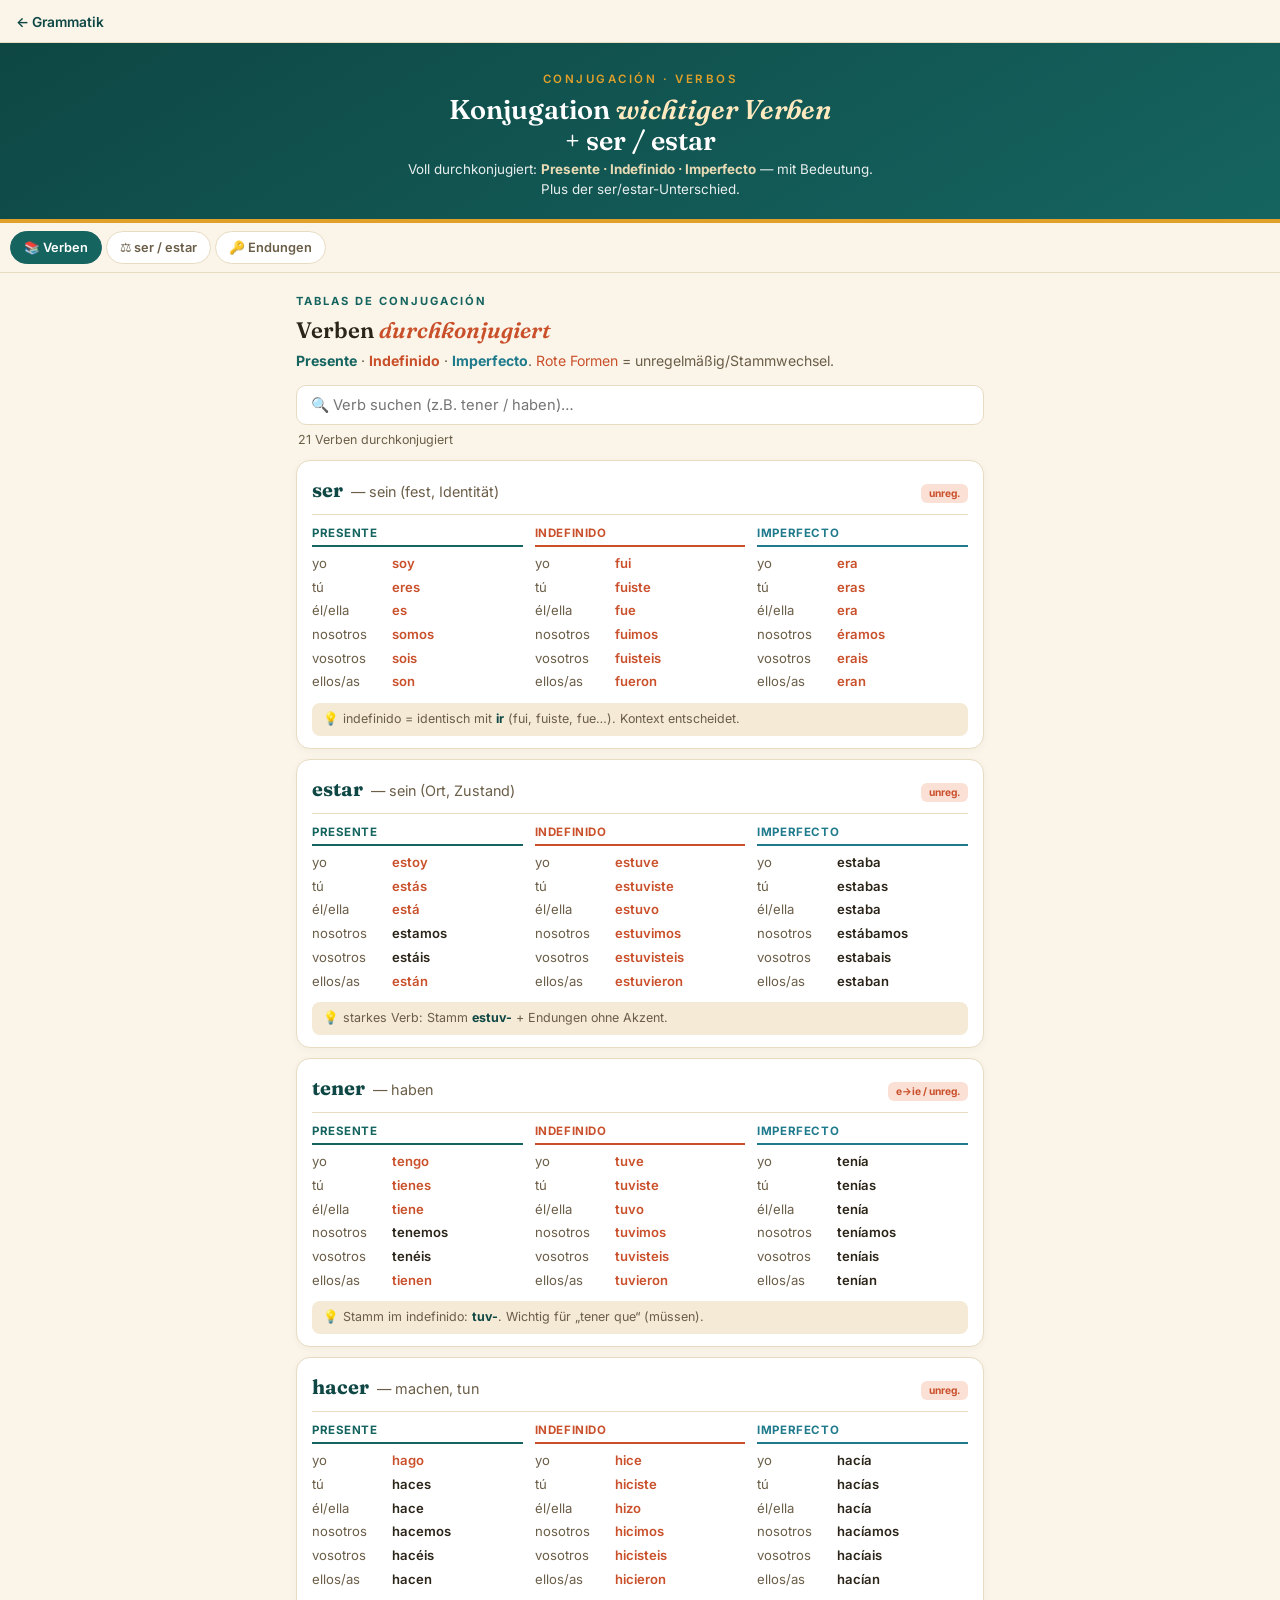
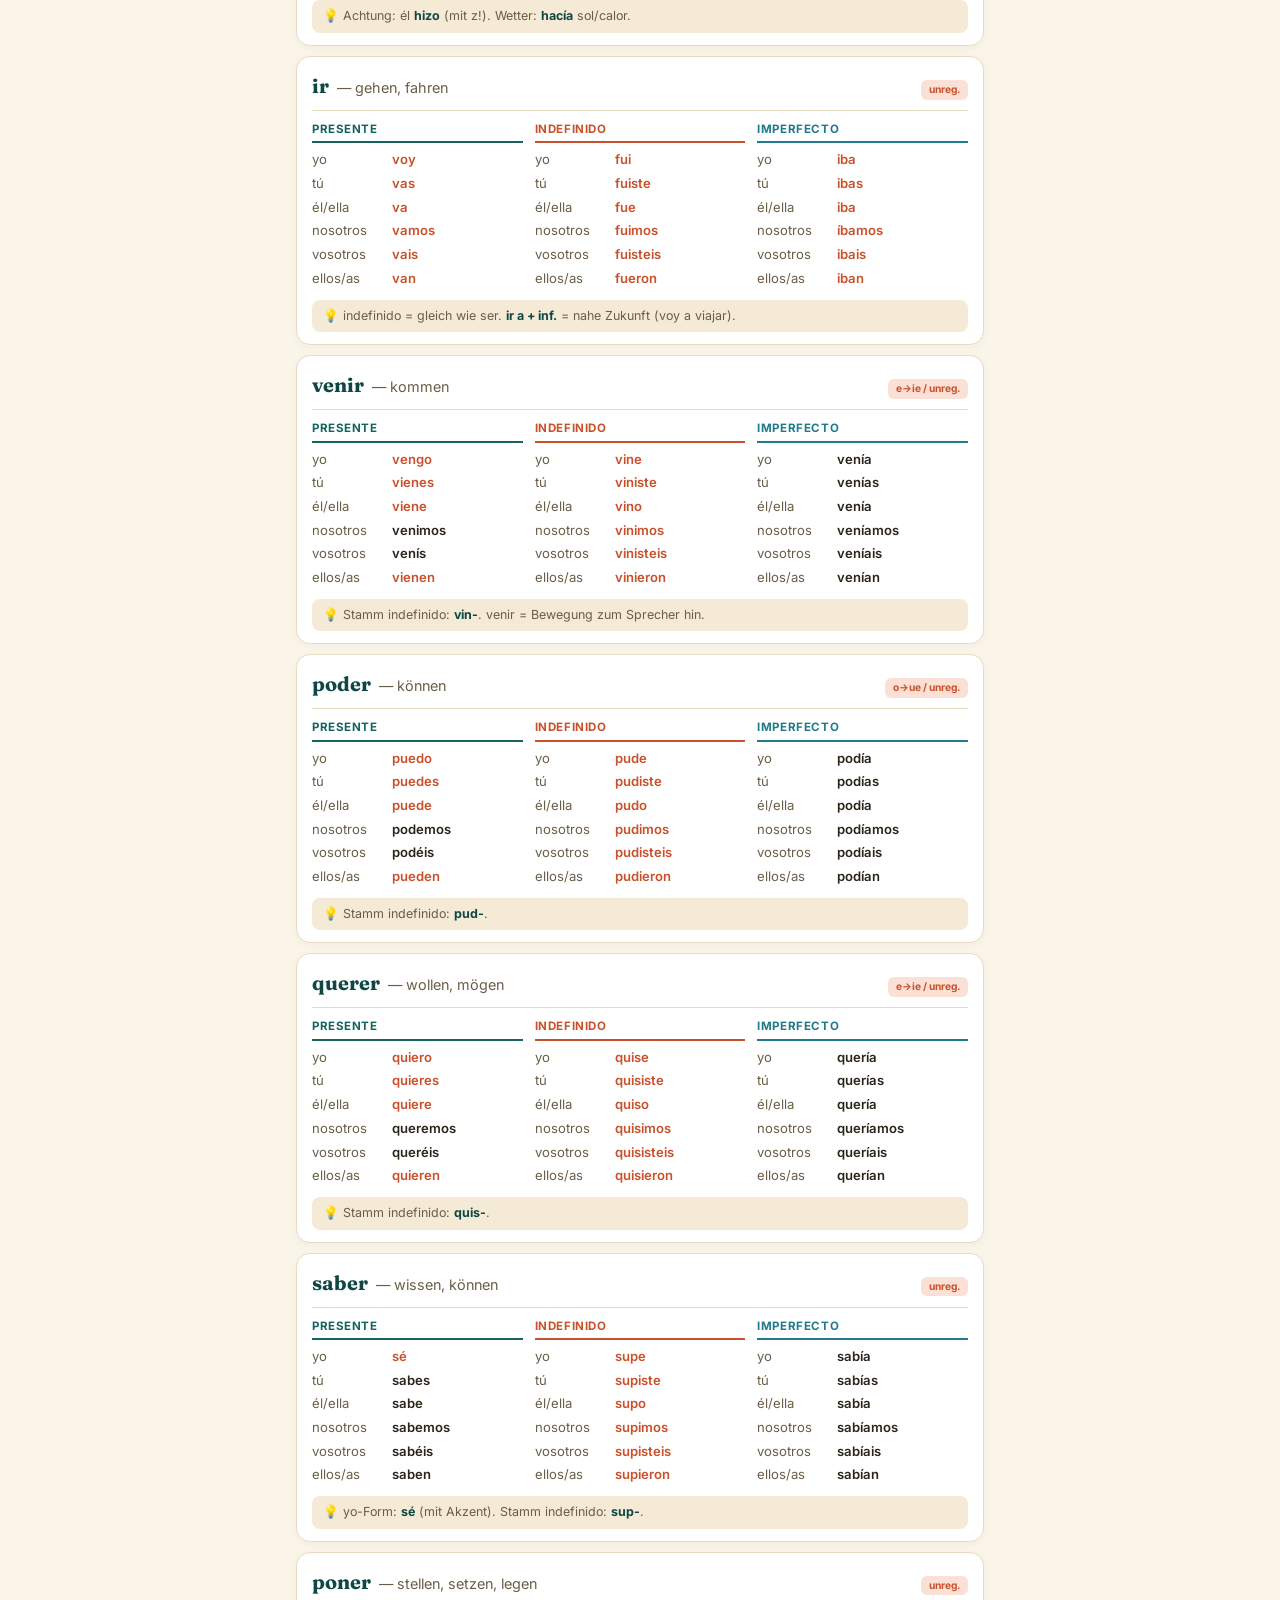
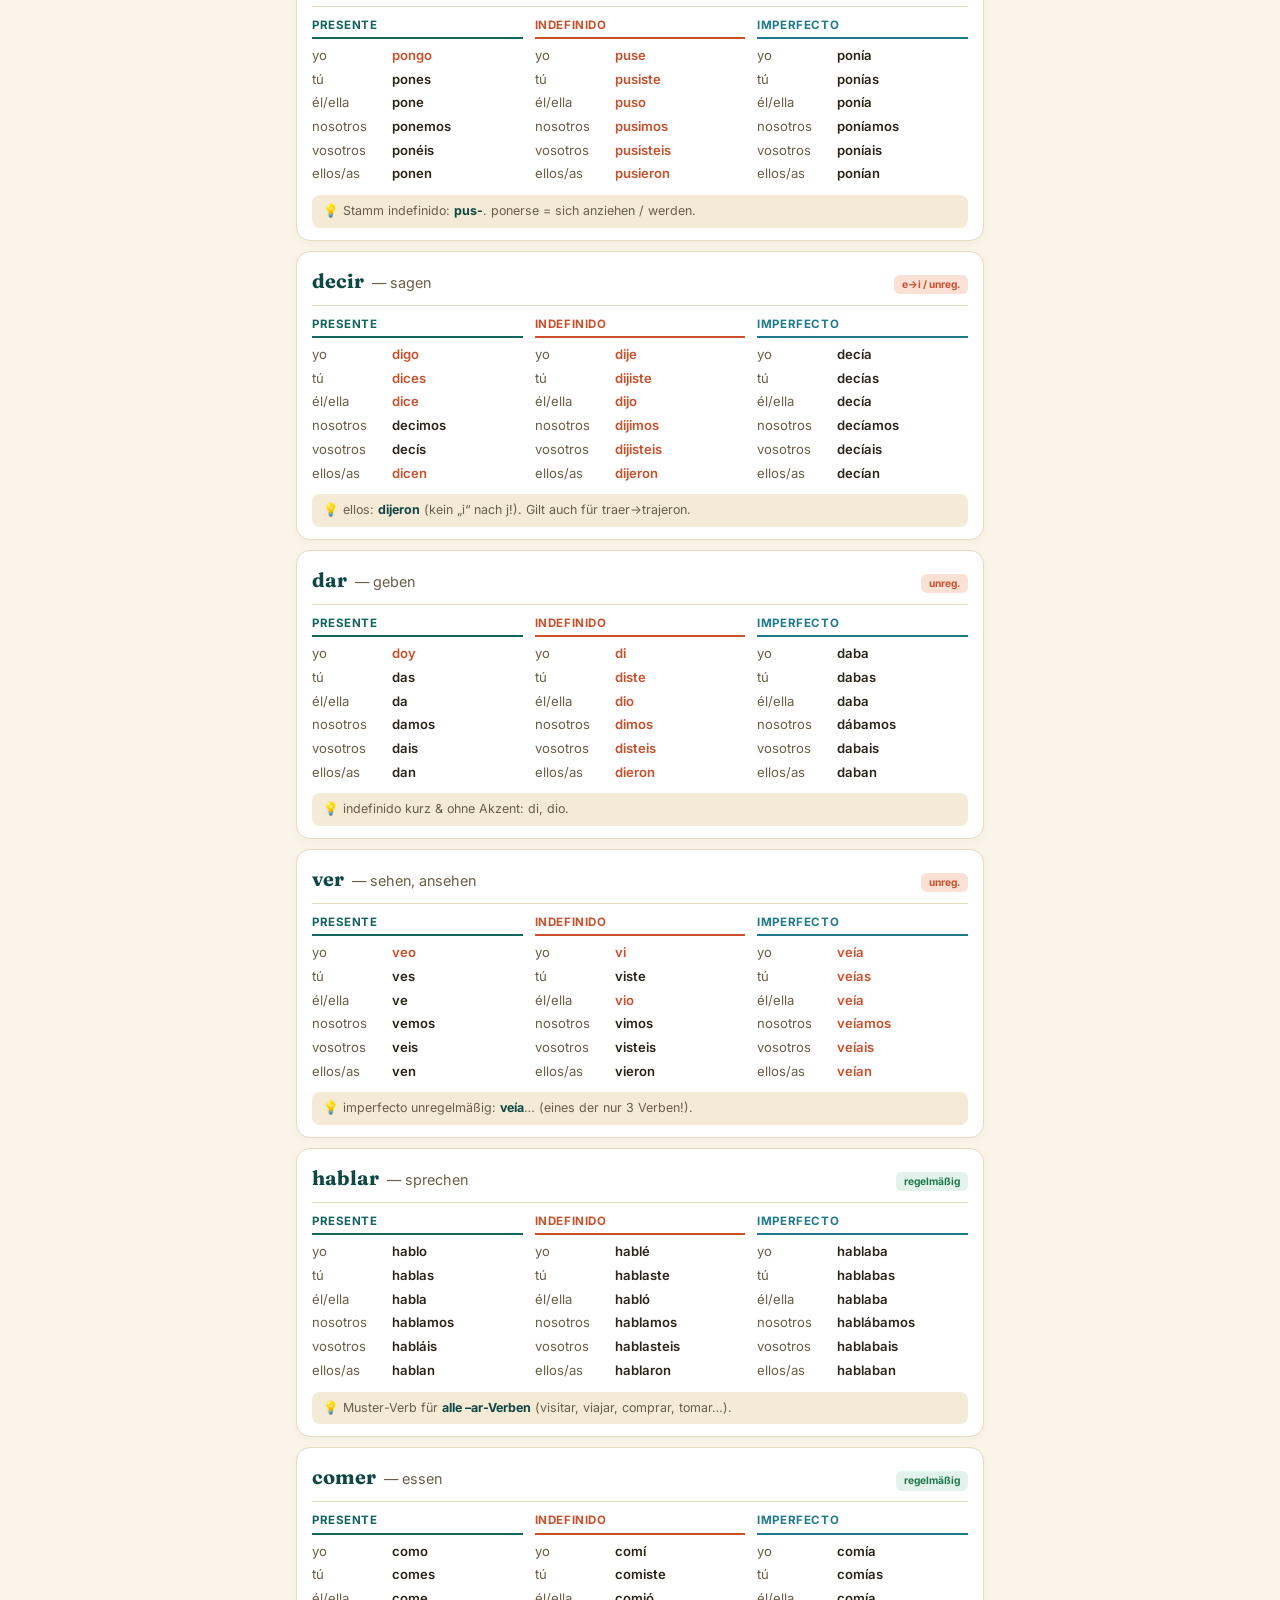
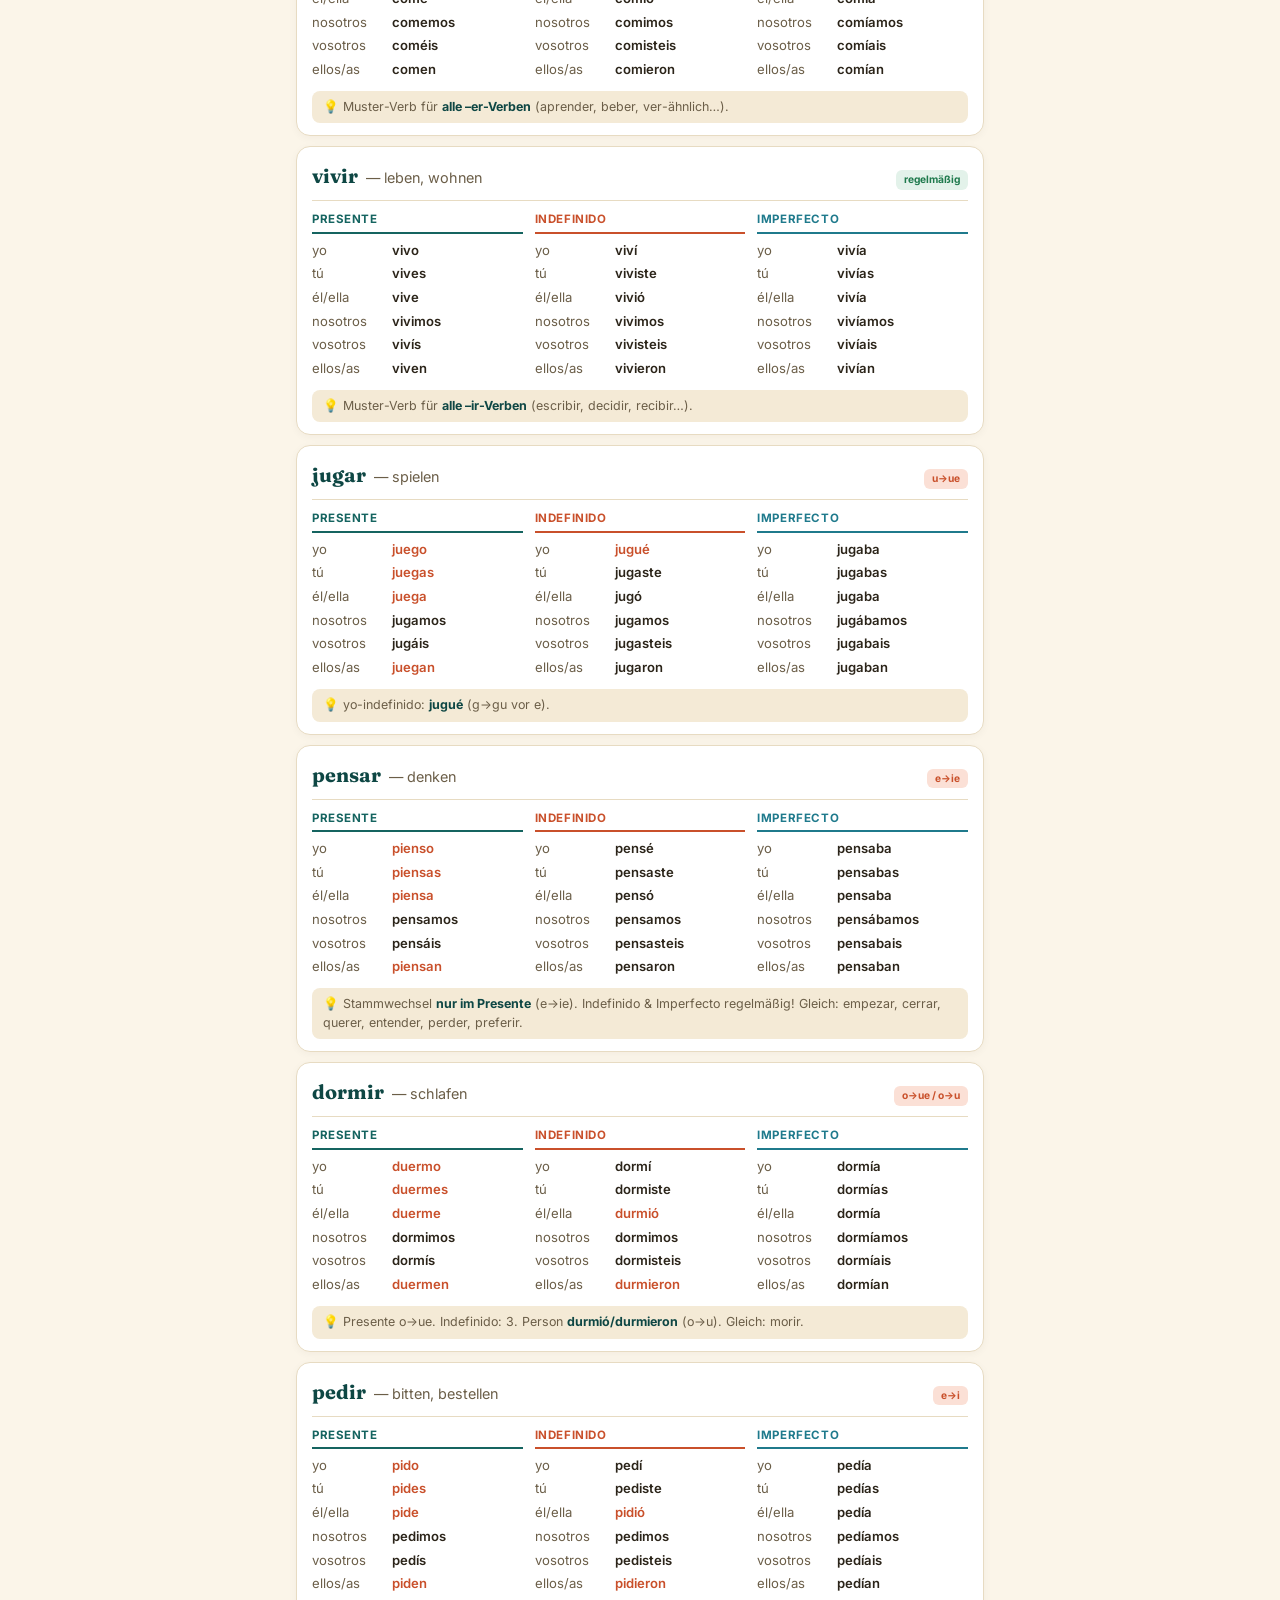
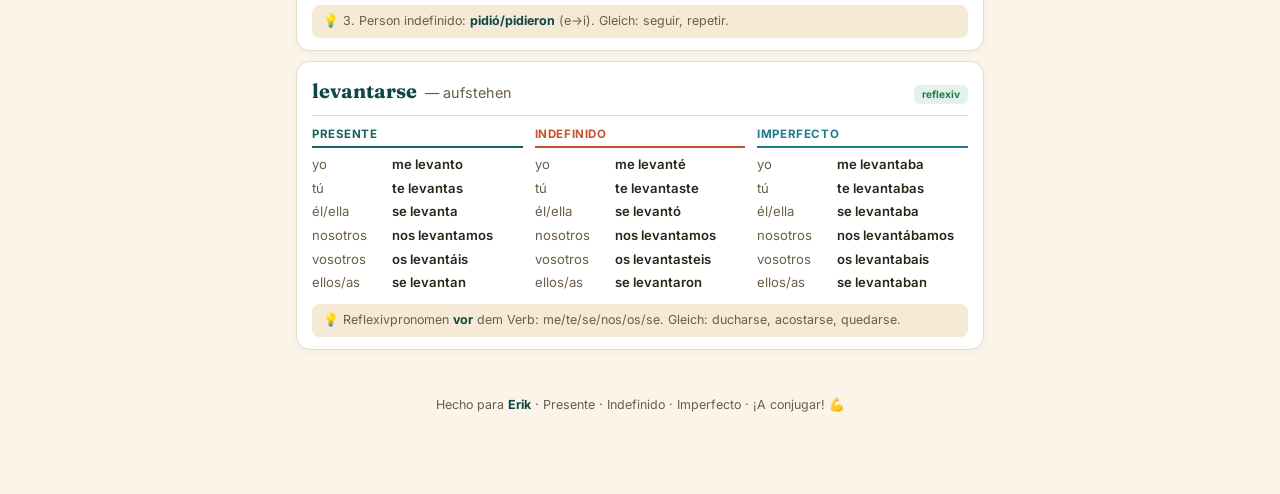
<file: mi-cerebro 2/docs/espanol/lernzettel/konjugation.html>
<!DOCTYPE html>
<html lang="de">
<head>
<meta charset="UTF-8">
<meta name="viewport" content="width=device-width, initial-scale=1.0">
<title>Konjugation · Wichtige Verben + ser/estar</title>
<link rel="preconnect" href="https://fonts.googleapis.com">
<link rel="preconnect" href="https://fonts.gstatic.com" crossorigin>
<link href="https://fonts.googleapis.com/css2?family=Fraunces:opsz,wght@9..144,500;9..144,600;9..144,700&family=Inter:wght@400;500;600;700&display=swap" rel="stylesheet">
<style>
  :root{
    --paper:#FBF5E9; --paper2:#F4EAD6; --ink:#2B2419; --soft:#6B5E48;
    --teal:#156460; --teal-deep:#0E4744; --terra:#C9502B; --gold:#E0A02A;
    --card:#FFFFFF; --line:#E7DBC2; --ok:#1f7a4d;
    --pres:#156460; --indef:#C9502B; --imp:#1F7A8C;
  }
  *{box-sizing:border-box;margin:0;padding:0}
  html{scroll-behavior:smooth}
  body{background:var(--paper);color:var(--ink);font-family:'Inter',system-ui,sans-serif;line-height:1.5;-webkit-font-smoothing:antialiased;padding-bottom:70px}
  .wrap{max-width:720px;margin:0 auto;padding:0 16px}

  header.hero{background:linear-gradient(150deg,var(--teal-deep),var(--teal));color:#fff;padding:28px 16px 20px;text-align:center;border-bottom:4px solid var(--gold)}
  .hero .eyebrow{font-size:.72rem;letter-spacing:.22em;text-transform:uppercase;color:var(--gold);font-weight:600}
  .hero h1{font-family:'Fraunces',serif;font-weight:600;font-size:1.7rem;line-height:1.12;margin:6px 0 4px}
  .hero h1 span{font-style:italic;color:#ffe9bf}
  .hero p{font-size:.84rem;opacity:.9;max-width:480px;margin:0 auto}

  nav.tabs{position:sticky;top:0;z-index:30;background:var(--paper);border-bottom:1px solid var(--line);display:flex;gap:4px;padding:8px 10px;overflow-x:auto;-webkit-overflow-scrolling:touch}
  nav.tabs button{flex:0 0 auto;border:1px solid var(--line);background:var(--card);color:var(--soft);font-family:inherit;font-weight:600;font-size:.8rem;padding:8px 13px;border-radius:999px;cursor:pointer;white-space:nowrap;transition:all .15s}
  nav.tabs button.active{background:var(--teal);color:#fff;border-color:var(--teal)}
  nav.tabs button:focus-visible{outline:3px solid var(--gold);outline-offset:2px}

  section.tab{display:none;padding:20px 0 10px;animation:fade .25s ease}
  section.tab.show{display:block}
  @keyframes fade{from{opacity:0;transform:translateY(6px)}to{opacity:1;transform:none}}

  .eyebrow2{font-size:.7rem;letter-spacing:.18em;text-transform:uppercase;font-weight:700;margin-bottom:4px;color:var(--teal)}
  h2{font-family:'Fraunces',serif;font-weight:600;font-size:1.4rem;margin-bottom:2px}
  h2 em{font-style:italic;color:var(--terra)}
  .lead{color:var(--soft);font-size:.88rem;margin-bottom:14px}

  .search{width:100%;border:1px solid var(--line);background:var(--card);border-radius:10px;padding:10px 14px;font-family:inherit;font-size:.92rem;color:var(--ink);margin-bottom:6px}
  .search:focus{outline:2px solid var(--teal)}
  .count{font-size:.78rem;color:var(--soft);margin:0 2px 10px}

  /* endings reference */
  .endref{display:grid;grid-template-columns:1fr;gap:8px;margin:6px 0 4px}
  @media(min-width:560px){.endref{grid-template-columns:1fr 1fr 1fr}}
  .endref .e{background:var(--card);border:1px solid var(--line);border-radius:11px;padding:11px 13px}
  .endref .e .h{font-weight:700;font-size:.82rem;margin-bottom:5px}
  .endref .e.p .h{color:var(--pres)} .endref .e.i .h{color:var(--indef)} .endref .e.m .h{color:var(--imp)}
  .endref .e table{width:100%;border-collapse:collapse;font-size:.78rem}
  .endref .e td{padding:1px 0}
  .endref .e td:last-child{text-align:right;font-weight:600;color:var(--ink)}
  .endref small{color:var(--soft)}

  /* verb conjugation card */
  .vcard{background:var(--card);border:1px solid var(--line);border-radius:14px;padding:14px 15px 12px;margin:10px 0;box-shadow:0 2px 8px rgba(43,36,25,.04)}
  .vcard .head{display:flex;align-items:baseline;gap:8px;flex-wrap:wrap;border-bottom:1px solid var(--line);padding-bottom:9px;margin-bottom:10px}
  .vcard .inf{font-family:'Fraunces',serif;font-size:1.25rem;font-weight:700;color:var(--teal-deep)}
  .vcard .de{color:var(--soft);font-size:.9rem}
  .vcard .tag{margin-left:auto;background:#FBE0D6;color:var(--terra);font-size:.64rem;font-weight:700;padding:2px 8px;border-radius:6px;white-space:nowrap}
  .vcard .tag.reg{background:#E3F2EA;color:var(--ok)}
  .conj{display:grid;grid-template-columns:1fr;gap:12px}
  @media(min-width:560px){.conj{grid-template-columns:1fr 1fr 1fr}}
  .col .ct{font-size:.72rem;font-weight:700;text-transform:uppercase;letter-spacing:.05em;margin-bottom:5px;padding-bottom:3px;border-bottom:2px solid}
  .col.p .ct{color:var(--pres);border-color:var(--pres)}
  .col.i .ct{color:var(--indef);border-color:var(--indef)}
  .col.m .ct{color:var(--imp);border-color:var(--imp)}
  .col table{width:100%;border-collapse:collapse;font-size:.82rem}
  .col td{padding:2px 0;vertical-align:baseline}
  .col td.pro{color:var(--soft);padding-right:6px;white-space:nowrap;width:38%}
  .col td.frm{font-weight:600;color:var(--ink)}
  .col td .irr{color:var(--terra)}
  .note{margin-top:9px;font-size:.78rem;color:var(--soft);background:var(--paper2);border-radius:8px;padding:7px 11px}
  .note b{color:var(--teal-deep)}

  /* ser/estar */
  .cols2{display:grid;grid-template-columns:1fr;gap:12px;margin:10px 0}
  @media(min-width:560px){.cols2{grid-template-columns:1fr 1fr}}
  .vbox{background:var(--card);border:1px solid var(--line);border-radius:14px;padding:14px 15px}
  .vbox.ser{border-top:4px solid var(--teal)}
  .vbox.estar{border-top:4px solid var(--terra)}
  .vbox h3{font-family:'Fraunces',serif;font-size:1.15rem;margin-bottom:2px}
  .vbox.ser h3{color:var(--teal-deep)} .vbox.estar h3{color:var(--terra)}
  .vbox .sub{font-size:.8rem;color:var(--soft);margin-bottom:9px}
  .vbox ul{list-style:none;margin:0}
  .vbox li{font-size:.85rem;padding:6px 0;border-top:1px solid var(--line)}
  .vbox li:first-child{border-top:none}
  .vbox li b{color:var(--ink)}
  .vbox li .ex{display:block;color:var(--soft);font-style:italic;font-size:.8rem;margin-top:1px}
  .vs{text-align:center;font-family:'Fraunces',serif;font-weight:700;color:var(--gold);margin:4px 0}
  .gold{background:#FBEFD9;border-left:4px solid var(--gold);border-radius:10px;padding:12px 14px;font-size:.85rem;margin:12px 0}
  .gold b{color:#9a6c08}
  .teal{background:#EAF2F0;border-left:4px solid var(--teal);border-radius:10px;padding:12px 14px;font-size:.85rem;margin:12px 0}
  .teal b{color:var(--teal-deep)}
  table.mini{width:100%;border-collapse:collapse;font-size:.85rem;margin:8px 0;background:var(--card);border:1px solid var(--line);border-radius:10px;overflow:hidden}
  table.mini th{background:var(--paper2);text-align:left;padding:8px 11px;font-size:.78rem;color:var(--teal-deep)}
  table.mini td{padding:8px 11px;border-top:1px solid var(--line)}
  table.mini td:first-child{font-weight:600;color:var(--teal-deep);white-space:nowrap}

  footer{text-align:center;color:var(--soft);font-size:.78rem;padding:26px 16px 10px}
  footer b{color:var(--teal-deep)}
  @media(prefers-reduced-motion:reduce){*{animation:none!important;transition:none!important}}

  .backbar{position:sticky;top:0;z-index:99;background:#FBF5E9;border-bottom:1px solid #E7DBC2;padding:9px 16px}
  .backbar a{color:#0E4744;text-decoration:none;font-weight:600;font-size:.86rem;font-family:'Inter',system-ui,sans-serif}
</style>
</head>
<body>
<div class="backbar"><a href="../grammatik.html">&larr; Grammatik</a></div>

<header class="hero">
  <div class="eyebrow">Conjugación · Verbos</div>
  <h1>Konjugation <span>wichtiger Verben</span><br>+ ser / estar</h1>
  <p>Voll durchkonjugiert: <b style="color:#ffe9bf">Presente · Indefinido · Imperfecto</b> — mit Bedeutung. Plus der ser/estar-Unterschied.</p>
</header>

<nav class="tabs" id="tabs">
  <button class="active" data-t="verbos">📚 Verben</button>
  <button data-t="serestar">⚖️ ser / estar</button>
  <button data-t="endungen">🔑 Endungen</button>
</nav>

<div class="wrap">

<!-- ============ VERBEN ============ -->
<section class="tab show" id="verbos">
  <div class="eyebrow2">Tablas de conjugación</div>
  <h2>Verben <em>durchkonjugiert</em></h2>
  <p class="lead"><span style="color:var(--pres);font-weight:700">Presente</span> · <span style="color:var(--indef);font-weight:700">Indefinido</span> · <span style="color:var(--imp);font-weight:700">Imperfecto</span>. <span style="color:var(--terra)">Rote Formen</span> = unregelmäßig/Stammwechsel.</p>
  <input class="search" id="vsearch" placeholder="🔍 Verb suchen (z.B. tener / haben)…" oninput="filterV(this.value)">
  <div class="count" id="vcount"></div>
  <div id="vlist"></div>
</section>

<!-- ============ SER / ESTAR ============ -->
<section class="tab" id="serestar">
  <div class="eyebrow2">El clásico</div>
  <h2>ser <em>oder</em> estar?</h2>
  <p class="lead">Beide heißen „sein" — aber sie werden komplett unterschiedlich benutzt. Hier die klare Regel.</p>

  <div class="gold"><b>Die Faustregel in einem Satz:</b> <b style="color:var(--teal-deep)">ser</b> = was etwas <u>IST</u> (fest, dauerhaft, Identität) · <b style="color:var(--terra)">estar</b> = wo & wie etwas <u>GERADE IST</u> (Ort, Zustand, vorübergehend).</div>

  <div class="cols2">
    <div class="vbox ser">
      <h3>ser</h3>
      <div class="sub">feste Eigenschaften & Identität</div>
      <ul>
        <li><b>Herkunft</b> <span class="ex">Soy de Sevilla. — Ich bin aus Sevilla.</span></li>
        <li><b>Beruf / Identität</b> <span class="ex">Es profesor. — Er ist Lehrer.</span></li>
        <li><b>Charakter / feste Eigenschaft</b> <span class="ex">Marta es simpática. — Marta ist nett.</span></li>
        <li><b>Aussehen (dauerhaft)</b> <span class="ex">La ciudad es preciosa. — Die Stadt ist wunderschön.</span></li>
        <li><b>Uhrzeit & Datum</b> <span class="ex">Son las dos. · Hoy es lunes.</span></li>
        <li><b>Besitz / Material</b> <span class="ex">El libro es de María.</span></li>
      </ul>
    </div>
    <div class="vbox estar">
      <h3>estar</h3>
      <div class="sub">Ort & vorübergehende Zustände</div>
      <ul>
        <li><b>Ort / Position</b> <span class="ex">Estoy en casa. — Ich bin zu Hause.</span></li>
        <li><b>Lage einer Region</b> <span class="ex">Andalucía está en el sur.</span></li>
        <li><b>Gefühl / Stimmung</b> <span class="ex">Estoy cansado. — Ich bin müde.</span></li>
        <li><b>vorübergehender Zustand</b> <span class="ex">El café está frío. — Der Kaffee ist (gerade) kalt.</span></li>
        <li><b>estar + -ndo (gerade dabei)</b> <span class="ex">Estoy estudiando. — Ich lerne gerade.</span></li>
        <li><b>feste Wendungen</b> <span class="ex">estar de acuerdo · estar bien</span></li>
      </ul>
    </div>
  </div>

  <div class="vs">ser ⚔️ estar</div>

  <div class="teal"><b>Bedeutungs-Wechsel — gleiches Adjektiv, andere Bedeutung:</b></div>
  <table class="mini">
    <tr><th>Adjektiv</th><th>mit ser</th><th>mit estar</th></tr>
    <tr><td>aburrido</td><td>langweilig (Charakter)</td><td>gelangweilt (gerade)</td></tr>
    <tr><td>listo</td><td>schlau</td><td>fertig / bereit</td></tr>
    <tr><td>rico</td><td>reich</td><td>lecker</td></tr>
    <tr><td>bueno</td><td>gut (Person/Sache)</td><td>gesund / lecker</td></tr>
  </table>

  <div class="gold"><b>Eselsbrücke 🧠:</b> <b>estar</b> hat ein <b>„a" wie Aufenthaltsort & Augenblick</b> (Ort + Zustand). <b>ser</b> ist für das, was du in einem Steckbrief schreiben würdest (Name, Herkunft, Beruf, Charakter).</div>

  <h2 style="margin-top:24px">Konjugation von <em>ser</em> &amp; <em>estar</em></h2>
  <div id="serestarConj"></div>
</section>

<!-- ============ ENDUNGEN ============ -->
<section class="tab" id="endungen">
  <div class="eyebrow2">Las terminaciones</div>
  <h2>Die <em>Endungen</em> auf einen Blick</h2>
  <p class="lead">Wenn du diese Tabellen kannst, kannst du fast jedes regelmäßige Verb bilden.</p>

  <h3 style="font-family:Fraunces;color:var(--pres);margin:14px 0 6px">Presente (Gegenwart)</h3>
  <div class="endref">
    <div class="e p"><div class="h">–ar (hablar)</div><table><tr><td>yo</td><td>habl<b>o</b></td></tr><tr><td>tú</td><td>habl<b>as</b></td></tr><tr><td>él/ella</td><td>habl<b>a</b></td></tr><tr><td>nosotros</td><td>habl<b>amos</b></td></tr><tr><td>vosotros</td><td>habl<b>áis</b></td></tr><tr><td>ellos</td><td>habl<b>an</b></td></tr></table></div>
    <div class="e p"><div class="h">–er (comer)</div><table><tr><td>yo</td><td>com<b>o</b></td></tr><tr><td>tú</td><td>com<b>es</b></td></tr><tr><td>él/ella</td><td>com<b>e</b></td></tr><tr><td>nosotros</td><td>com<b>emos</b></td></tr><tr><td>vosotros</td><td>com<b>éis</b></td></tr><tr><td>ellos</td><td>com<b>en</b></td></tr></table></div>
    <div class="e p"><div class="h">–ir (vivir)</div><table><tr><td>yo</td><td>viv<b>o</b></td></tr><tr><td>tú</td><td>viv<b>es</b></td></tr><tr><td>él/ella</td><td>viv<b>e</b></td></tr><tr><td>nosotros</td><td>viv<b>imos</b></td></tr><tr><td>vosotros</td><td>viv<b>ís</b></td></tr><tr><td>ellos</td><td>viv<b>en</b></td></tr></table></div>
  </div>

  <h3 style="font-family:Fraunces;color:var(--indef);margin:18px 0 6px">Indefinido (abgeschlossene Vergangenheit)</h3>
  <div class="endref">
    <div class="e i"><div class="h">–ar</div><table><tr><td>yo</td><td>-<b>é</b></td></tr><tr><td>tú</td><td>-<b>aste</b></td></tr><tr><td>él/ella</td><td>-<b>ó</b></td></tr><tr><td>nosotros</td><td>-<b>amos</b></td></tr><tr><td>vosotros</td><td>-<b>asteis</b></td></tr><tr><td>ellos</td><td>-<b>aron</b></td></tr></table></div>
    <div class="e i"><div class="h">–er / –ir</div><table><tr><td>yo</td><td>-<b>í</b></td></tr><tr><td>tú</td><td>-<b>iste</b></td></tr><tr><td>él/ella</td><td>-<b>ió</b></td></tr><tr><td>nosotros</td><td>-<b>imos</b></td></tr><tr><td>vosotros</td><td>-<b>isteis</b></td></tr><tr><td>ellos</td><td>-<b>ieron</b></td></tr></table></div>
    <div class="e i"><div class="h"><small>starke Verben (kein Akzent!)</small></div><table><tr><td>yo</td><td>-<b>e</b></td></tr><tr><td>tú</td><td>-<b>iste</b></td></tr><tr><td>él/ella</td><td>-<b>o</b></td></tr><tr><td>nosotros</td><td>-<b>imos</b></td></tr><tr><td>vosotros</td><td>-<b>isteis</b></td></tr><tr><td>ellos</td><td>-<b>ieron</b></td></tr></table></div>
  </div>
  <div class="gold"><b>Starke Verben</b> (tener→tuv-, poder→pud-, estar→estuv-, hacer→hic-, querer→quis-, venir→vin-, poner→pus-, saber→sup-): eigener Stamm + die Endungen <b>-e / -iste / -o / -imos / -isteis / -ieron</b> — <u>ohne Akzent</u>!</div>

  <h3 style="font-family:Fraunces;color:var(--imp);margin:18px 0 6px">Imperfecto (Beschreibung / Gewohnheit)</h3>
  <div class="endref">
    <div class="e m"><div class="h">–ar</div><table><tr><td>yo</td><td>-<b>aba</b></td></tr><tr><td>tú</td><td>-<b>abas</b></td></tr><tr><td>él/ella</td><td>-<b>aba</b></td></tr><tr><td>nosotros</td><td>-<b>ábamos</b></td></tr><tr><td>vosotros</td><td>-<b>abais</b></td></tr><tr><td>ellos</td><td>-<b>aban</b></td></tr></table></div>
    <div class="e m"><div class="h">–er / –ir</div><table><tr><td>yo</td><td>-<b>ía</b></td></tr><tr><td>tú</td><td>-<b>ías</b></td></tr><tr><td>él/ella</td><td>-<b>ía</b></td></tr><tr><td>nosotros</td><td>-<b>íamos</b></td></tr><tr><td>vosotros</td><td>-<b>íais</b></td></tr><tr><td>ellos</td><td>-<b>ían</b></td></tr></table></div>
    <div class="e m"><div class="h"><small>nur 3 unregelmäßig</small></div><table><tr><td>ser</td><td>era…</td></tr><tr><td>ir</td><td>iba…</td></tr><tr><td>ver</td><td>veía…</td></tr></table></div>
  </div>
  <div class="teal"><b>Gute Nachricht:</b> Das Imperfecto ist die <b>einfachste</b> Zeit — fast alles regelmäßig, nur <b>ser, ir, ver</b> sind unregelmäßig.</div>
</section>

</div>

<footer>Hecho para <b>Erik</b> · Presente · Indefinido · Imperfecto · ¡A conjugar! 💪</footer>

<script>
/* ---------- DATA ----------
each verb: {inf, de, tag, irr(bool), pres[6], indef[6], imp[6], note}
forms with * around part → wird rot markiert (unregelmäßig)
pronomen-reihenfolge: yo, tú, él/ella, nosotros, vosotros, ellos */
const PRON=["yo","tú","él/ella","nosotros","vosotros","ellos/as"];

function r(s){return s.replace(/\*(.+?)\*/g,'<span class="irr">$1</span>');}

const VERBS=[
{inf:"ser",de:"sein (fest, Identität)",tag:"unreg.",irr:1,
 pres:["*soy*","*eres*","*es*","*somos*","*sois*","*son*"],
 indef:["*fui*","*fuiste*","*fue*","*fuimos*","*fuisteis*","*fueron*"],
 imp:["*era*","*eras*","*era*","*éramos*","*erais*","*eran*"],
 note:"indefinido = identisch mit <b>ir</b> (fui, fuiste, fue…). Kontext entscheidet."},

{inf:"estar",de:"sein (Ort, Zustand)",tag:"unreg.",irr:1,
 pres:["*estoy*","*estás*","*está*","estamos","estáis","*están*"],
 indef:["*estuve*","*estuviste*","*estuvo*","*estuvimos*","*estuvisteis*","*estuvieron*"],
 imp:["estaba","estabas","estaba","estábamos","estabais","estaban"],
 note:"starkes Verb: Stamm <b>estuv-</b> + Endungen ohne Akzent."},

{inf:"tener",de:"haben",tag:"e→ie / unreg.",irr:1,
 pres:["*tengo*","*tienes*","*tiene*","tenemos","tenéis","*tienen*"],
 indef:["*tuve*","*tuviste*","*tuvo*","*tuvimos*","*tuvisteis*","*tuvieron*"],
 imp:["tenía","tenías","tenía","teníamos","teníais","tenían"],
 note:"Stamm im indefinido: <b>tuv-</b>. Wichtig für „tener que“ (müssen)."},

{inf:"hacer",de:"machen, tun",tag:"unreg.",irr:1,
 pres:["*hago*","haces","hace","hacemos","hacéis","hacen"],
 indef:["*hice*","*hiciste*","*hizo*","*hicimos*","*hicisteis*","*hicieron*"],
 imp:["hacía","hacías","hacía","hacíamos","hacíais","hacían"],
 note:"Achtung: él <b>hizo</b> (mit z!). Wetter: <b>hacía</b> sol/calor."},

{inf:"ir",de:"gehen, fahren",tag:"unreg.",irr:1,
 pres:["*voy*","*vas*","*va*","*vamos*","*vais*","*van*"],
 indef:["*fui*","*fuiste*","*fue*","*fuimos*","*fuisteis*","*fueron*"],
 imp:["*iba*","*ibas*","*iba*","*íbamos*","*ibais*","*iban*"],
 note:"indefinido = gleich wie ser. <b>ir a + inf.</b> = nahe Zukunft (voy a viajar)."},

{inf:"venir",de:"kommen",tag:"e→ie / unreg.",irr:1,
 pres:["*vengo*","*vienes*","*viene*","venimos","venís","*vienen*"],
 indef:["*vine*","*viniste*","*vino*","*vinimos*","*vinisteis*","*vinieron*"],
 imp:["venía","venías","venía","veníamos","veníais","venían"],
 note:"Stamm indefinido: <b>vin-</b>. venir = Bewegung zum Sprecher hin."},

{inf:"poder",de:"können",tag:"o→ue / unreg.",irr:1,
 pres:["*puedo*","*puedes*","*puede*","podemos","podéis","*pueden*"],
 indef:["*pude*","*pudiste*","*pudo*","*pudimos*","*pudisteis*","*pudieron*"],
 imp:["podía","podías","podía","podíamos","podíais","podían"],
 note:"Stamm indefinido: <b>pud-</b>."},

{inf:"querer",de:"wollen, mögen",tag:"e→ie / unreg.",irr:1,
 pres:["*quiero*","*quieres*","*quiere*","queremos","queréis","*quieren*"],
 indef:["*quise*","*quisiste*","*quiso*","*quisimos*","*quisisteis*","*quisieron*"],
 imp:["quería","querías","quería","queríamos","queríais","querían"],
 note:"Stamm indefinido: <b>quis-</b>."},

{inf:"saber",de:"wissen, können",tag:"unreg.",irr:1,
 pres:["*sé*","sabes","sabe","sabemos","sabéis","saben"],
 indef:["*supe*","*supiste*","*supo*","*supimos*","*supisteis*","*supieron*"],
 imp:["sabía","sabías","sabía","sabíamos","sabíais","sabían"],
 note:"yo-Form: <b>sé</b> (mit Akzent). Stamm indefinido: <b>sup-</b>."},

{inf:"poner",de:"stellen, setzen, legen",tag:"unreg.",irr:1,
 pres:["*pongo*","pones","pone","ponemos","ponéis","ponen"],
 indef:["*puse*","*pusiste*","*puso*","*pusimos*","*pusisteis*","*pusieron*"],
 imp:["ponía","ponías","ponía","poníamos","poníais","ponían"],
 note:"Stamm indefinido: <b>pus-</b>. ponerse = sich anziehen / werden."},

{inf:"decir",de:"sagen",tag:"e→i / unreg.",irr:1,
 pres:["*digo*","*dices*","*dice*","decimos","decís","*dicen*"],
 indef:["*dije*","*dijiste*","*dijo*","*dijimos*","*dijisteis*","*dijeron*"],
 imp:["decía","decías","decía","decíamos","decíais","decían"],
 note:"ellos: <b>dijeron</b> (kein „i“ nach j!). Gilt auch für traer→trajeron."},

{inf:"dar",de:"geben",tag:"unreg.",irr:1,
 pres:["*doy*","das","da","damos","dais","dan"],
 indef:["*di*","*diste*","*dio*","*dimos*","*disteis*","*dieron*"],
 imp:["daba","dabas","daba","dábamos","dabais","daban"],
 note:"indefinido kurz & ohne Akzent: di, dio."},

{inf:"ver",de:"sehen, ansehen",tag:"unreg.",irr:1,
 pres:["*veo*","ves","ve","vemos","veis","ven"],
 indef:["*vi*","viste","*vio*","vimos","visteis","vieron"],
 imp:["*veía*","*veías*","*veía*","*veíamos*","*veíais*","*veían*"],
 note:"imperfecto unregelmäßig: <b>veía</b>… (eines der nur 3 Verben!)."},

{inf:"hablar",de:"sprechen",tag:"regelmäßig",irr:0,
 pres:["hablo","hablas","habla","hablamos","habláis","hablan"],
 indef:["hablé","hablaste","habló","hablamos","hablasteis","hablaron"],
 imp:["hablaba","hablabas","hablaba","hablábamos","hablabais","hablaban"],
 note:"Muster-Verb für <b>alle –ar-Verben</b> (visitar, viajar, comprar, tomar…)."},

{inf:"comer",de:"essen",tag:"regelmäßig",irr:0,
 pres:["como","comes","come","comemos","coméis","comen"],
 indef:["comí","comiste","comió","comimos","comisteis","comieron"],
 imp:["comía","comías","comía","comíamos","comíais","comían"],
 note:"Muster-Verb für <b>alle –er-Verben</b> (aprender, beber, ver-ähnlich…)."},

{inf:"vivir",de:"leben, wohnen",tag:"regelmäßig",irr:0,
 pres:["vivo","vives","vive","vivimos","vivís","viven"],
 indef:["viví","viviste","vivió","vivimos","vivisteis","vivieron"],
 imp:["vivía","vivías","vivía","vivíamos","vivíais","vivían"],
 note:"Muster-Verb für <b>alle –ir-Verben</b> (escribir, decidir, recibir…)."},

{inf:"jugar",de:"spielen",tag:"u→ue",irr:1,
 pres:["*juego*","*juegas*","*juega*","jugamos","jugáis","*juegan*"],
 indef:["*jugué*","jugaste","jugó","jugamos","jugasteis","jugaron"],
 imp:["jugaba","jugabas","jugaba","jugábamos","jugabais","jugaban"],
 note:"yo-indefinido: <b>jugué</b> (g→gu vor e)."},

{inf:"pensar",de:"denken",tag:"e→ie",irr:1,
 pres:["*pienso*","*piensas*","*piensa*","pensamos","pensáis","*piensan*"],
 indef:["pensé","pensaste","pensó","pensamos","pensasteis","pensaron"],
 imp:["pensaba","pensabas","pensaba","pensábamos","pensabais","pensaban"],
 note:"Stammwechsel <b>nur im Presente</b> (e→ie). Indefinido & Imperfecto regelmäßig! Gleich: empezar, cerrar, querer, entender, perder, preferir."},

{inf:"dormir",de:"schlafen",tag:"o→ue / o→u",irr:1,
 pres:["*duermo*","*duermes*","*duerme*","dormimos","dormís","*duermen*"],
 indef:["dormí","dormiste","*durmió*","dormimos","dormisteis","*durmieron*"],
 imp:["dormía","dormías","dormía","dormíamos","dormíais","dormían"],
 note:"Presente o→ue. Indefinido: 3. Person <b>durmió/durmieron</b> (o→u). Gleich: morir."},

{inf:"pedir",de:"bitten, bestellen",tag:"e→i",irr:1,
 pres:["*pido*","*pides*","*pide*","pedimos","pedís","*piden*"],
 indef:["pedí","pediste","*pidió*","pedimos","pedisteis","*pidieron*"],
 imp:["pedía","pedías","pedía","pedíamos","pedíais","pedían"],
 note:"3. Person indefinido: <b>pidió/pidieron</b> (e→i). Gleich: seguir, repetir."},

{inf:"levantarse",de:"aufstehen",tag:"reflexiv",irr:0,
 pres:["me levanto","te levantas","se levanta","nos levantamos","os levantáis","se levantan"],
 indef:["me levanté","te levantaste","se levantó","nos levantamos","os levantasteis","se levantaron"],
 imp:["me levantaba","te levantabas","se levantaba","nos levantábamos","os levantabais","se levantaban"],
 note:"Reflexivpronomen <b>vor</b> dem Verb: me/te/se/nos/os/se. Gleich: ducharse, acostarse, quedarse."}
];

function renderVerb(v){
  const cols=[["Presente","p","pres"],["Indefinido","i","indef"],["Imperfecto","m","imp"]];
  let conj="";
  cols.forEach(([title,cls,key])=>{
    let rows="";
    for(let i=0;i<6;i++){
      rows+=`<tr><td class="pro">${PRON[i]}</td><td class="frm">${r(v[key][i])}</td></tr>`;
    }
    conj+=`<div class="col ${cls}"><div class="ct">${title}</div><table>${rows}</table></div>`;
  });
  const tagcls=v.irr?"":"reg";
  return `<div class="vcard" data-s="${(v.inf+' '+v.de).toLowerCase()}">
    <div class="head"><span class="inf">${v.inf}</span><span class="de">— ${v.de}</span><span class="tag ${tagcls}">${v.tag}</span></div>
    <div class="conj">${conj}</div>
    ${v.note?`<div class="note">💡 ${v.note}</div>`:""}
  </div>`;
}

function renderAll(){
  document.getElementById("vlist").innerHTML=VERBS.map(renderVerb).join("");
  document.getElementById("vcount").textContent=`${VERBS.length} Verben durchkonjugiert`;
  // ser/estar conjugation in their own tab
  const se=VERBS.filter(v=>v.inf==="ser"||v.inf==="estar").map(renderVerb).join("");
  document.getElementById("serestarConj").innerHTML=se;
}
function filterV(q){
  q=q.trim().toLowerCase();
  let shown=0;
  document.querySelectorAll("#vlist .vcard").forEach(c=>{
    const m=c.dataset.s.includes(q); c.style.display=m?"":"none"; if(m)shown++;
  });
  document.getElementById("vcount").textContent = q?`${shown} Treffer`:`${VERBS.length} Verben durchkonjugiert`;
}

/* tabs */
const tabs=document.querySelectorAll('#tabs button');
tabs.forEach(b=>b.addEventListener('click',()=>{
  tabs.forEach(x=>x.classList.remove('active'));
  document.querySelectorAll('section.tab').forEach(s=>s.classList.remove('show'));
  b.classList.add('active');
  document.getElementById(b.dataset.t).classList.add('show');
  window.scrollTo({top:0,behavior:'smooth'});
}));

renderAll();
</script>
<script src="../../assets/core.js"></script>
</body>
</html>
</file>
<file: mi-cerebro 2/docs/assets/style.css>
/* mi cerebro · gemeinsames Design */
:root{--paper:#FBF5E9;--paper2:#F4EAD6;--ink:#2B2419;--soft:#6B5E48;--teal:#156460;
      --teal-deep:#0E4744;--terra:#C9502B;--gold:#E0A02A;--card:#fff;--line:#E7DBC2;
      --ok:#1f7a4d;--warn:#9a6c08}
*{box-sizing:border-box;margin:0;padding:0}
body{background:var(--paper);color:var(--ink);font-family:'Inter',system-ui,-apple-system,sans-serif;
     line-height:1.55;-webkit-font-smoothing:antialiased;padding-bottom:46px}
.wrap{max-width:640px;margin:0 auto;padding:0 16px}

header.hero{background:linear-gradient(150deg,var(--teal-deep),var(--teal));color:#fff;
            padding:26px 16px 21px;border-bottom:4px solid var(--gold)}
.hero .in{max-width:640px;margin:0 auto}
.hero h1{font-family:'Fraunces',serif;font-weight:600;font-size:1.6rem;line-height:1.15}
.hero h1 em{font-style:italic;color:#ffe9bf}
.hero p{font-size:.85rem;opacity:.92;margin-top:4px}
.chip{display:inline-flex;align-items:center;gap:6px;background:rgba(255,255,255,.15);
      border:1px solid rgba(255,255,255,.28);border-radius:999px;padding:5px 13px;
      font-size:.82rem;font-weight:600;margin-top:11px}

.backbar{position:sticky;top:0;z-index:50;background:var(--paper);border-bottom:1px solid var(--line);padding:9px 16px}
.backbar a{color:var(--teal-deep);text-decoration:none;font-weight:600;font-size:.86rem}
.backbar a:hover{color:var(--terra)}

section{padding:22px 0 2px}
h2{font-family:'Fraunces',serif;font-weight:600;font-size:1.2rem;margin-bottom:3px;color:var(--teal-deep)}
h3{font-size:.93rem;font-weight:700;color:var(--teal-deep);margin:14px 0 5px}
.sub{color:var(--soft);font-size:.85rem;margin-bottom:12px}
p{font-size:.9rem;margin-bottom:9px}

.tile{display:block;background:var(--card);border:1px solid var(--line);border-left:4px solid var(--teal);
      border-radius:12px;padding:13px 15px;text-decoration:none;color:inherit;margin-bottom:9px;transition:.12s}
.tile:hover{border-left-color:var(--terra)}
.tile:active{transform:scale(.99)}
.tile.dim{border-left-color:var(--line);opacity:.55}
.tile .n{font-weight:700;color:var(--teal-deep);font-size:.95rem}
.tile .d{color:var(--soft);font-size:.8rem;margin-top:2px}

.plan{background:var(--card);border:1px solid var(--line);border-radius:16px;overflow:hidden}
.plan .head{background:var(--paper2);padding:11px 16px;font-weight:700;color:var(--teal-deep);
            font-size:.9rem;display:flex;justify-content:space-between;align-items:center}
.plan .head span{font-weight:500;color:var(--soft);font-size:.8rem}
.task{display:flex;gap:12px;padding:13px 16px;border-top:1px solid var(--line);
      align-items:flex-start;text-decoration:none;color:inherit}
.task .ic{font-size:1.15rem}
.task .t{font-weight:600;font-size:.92rem}
.task .s{color:var(--soft);font-size:.8rem;margin-top:1px}

.btn{display:block;width:100%;border:none;border-radius:12px;font-family:inherit;font-weight:600;
     font-size:.93rem;padding:13px;cursor:pointer;text-align:center;text-decoration:none;transition:.13s}
.btn-main{background:var(--teal);color:#fff}
.btn-soft{background:var(--paper2);color:var(--teal-deep);border:1px solid var(--line)}
.btn-ok{background:#E3F2EA;color:var(--ok)}
.btn-again{background:#FBE0D6;color:var(--terra)}
.btn.done{background:var(--ok);color:#fff}
.btnrow{display:flex;gap:9px;margin-top:11px}
.btnrow .btn{flex:1}

.bar{height:7px;background:var(--paper2);border-radius:99px;overflow:hidden}
.bar i{display:block;height:100%;background:var(--teal);border-radius:99px;transition:width .3s}

.note{border-radius:11px;padding:12px 15px;font-size:.86rem;margin-bottom:9px}
.note-warn{background:#FBEFD9;border-left:4px solid var(--gold);color:#5c4408}
.note-ok{background:#E3F2EA;border-left:4px solid var(--ok);color:#15532f}
.note-info{background:var(--card);border:1px solid var(--line);border-left:4px solid var(--teal)}

table{width:100%;border-collapse:collapse;background:var(--card);border:1px solid var(--line);
      border-radius:12px;overflow:hidden;font-size:.86rem;margin-bottom:10px}
th{background:var(--paper2);color:var(--teal-deep);text-align:left;padding:8px 11px;font-weight:700;font-size:.82rem}
td{padding:7px 11px;border-top:1px solid var(--line);vertical-align:top}

.timer{display:flex;align-items:center;gap:12px;background:var(--card);border:1px solid var(--line);
       border-radius:14px;padding:12px 15px}
.timer .clock{font-family:'Fraunces',serif;font-size:1.7rem;font-weight:600;color:var(--teal-deep);min-width:86px}
.timer .lab{flex:1;font-size:.8rem;color:var(--soft)}
.timer button{border:none;background:var(--paper2);color:var(--teal-deep);font-family:inherit;
              font-weight:600;font-size:.82rem;border-radius:9px;padding:9px 13px;cursor:pointer}
.timer.running .clock{color:var(--terra)}

.badge{display:inline-block;font-size:.7rem;font-weight:700;padding:1px 8px;border-radius:99px}
.badge.ok{background:#E3F2EA;color:var(--ok)}
.badge.open{background:var(--paper2);color:var(--soft)}

footer{text-align:center;color:var(--soft);font-size:.78rem;padding:26px 16px 10px}
footer b{color:var(--teal-deep)}
a:focus-visible,button:focus-visible{outline:3px solid var(--gold);outline-offset:2px;border-radius:6px}
@media(prefers-reduced-motion:reduce){*{transition:none!important}}
</file>
